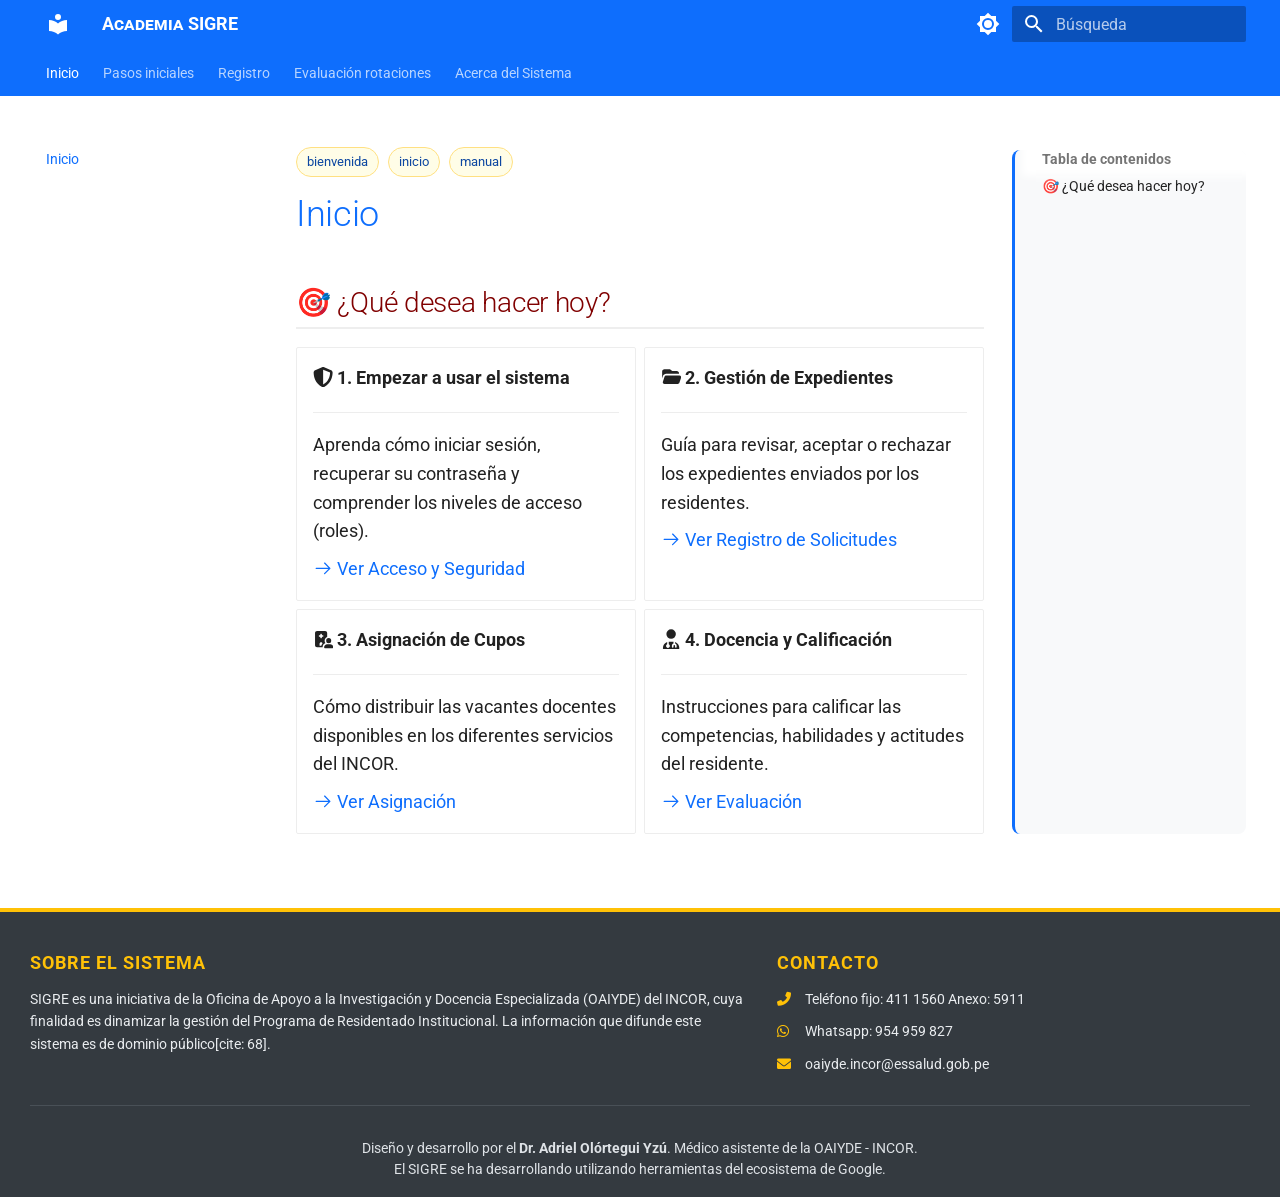
<file: index.html>
<!doctype html>
<html lang="es" class="no-js">
  <head>
    
      <meta charset="utf-8">
      <meta name="viewport" content="width=device-width,initial-scale=1">
      
        <meta name="description" content="Documentación oficial y manual operativo del Sistema de Gestión de Residentado (SIGRE) - INCOR.">
      
      
        <meta name="author" content="OAIYDE - INCOR">
      
      
      
      
        <link rel="next" href="acceso_sistema/">
      
      
        
      
      
      <link rel="icon" href="assets/images/favicon.png">
      <meta name="generator" content="mkdocs-1.6.1, mkdocs-material-9.7.6">
    
    
      
        <title>Academia SIGRE</title>
      
    
    
      <link rel="stylesheet" href="assets/stylesheets/main.484c7ddc.min.css">
      
        
        <link rel="stylesheet" href="assets/stylesheets/palette.ab4e12ef.min.css">
      
      


    
    
      
    
    
      
        
        
        <link rel="preconnect" href="https://fonts.gstatic.com" crossorigin>
        <link rel="stylesheet" href="https://fonts.googleapis.com/css?family=Roboto:300,300i,400,400i,700,700i%7CRoboto+Mono:400,400i,700,700i&display=fallback">
        <style>:root{--md-text-font:"Roboto";--md-code-font:"Roboto Mono"}</style>
      
    
    
      <link rel="stylesheet" href="stylesheets/extra.css">
    
    <script>__md_scope=new URL(".",location),__md_hash=e=>[...e].reduce(((e,_)=>(e<<5)-e+_.charCodeAt(0)),0),__md_get=(e,_=localStorage,t=__md_scope)=>JSON.parse(_.getItem(t.pathname+"."+e)),__md_set=(e,_,t=localStorage,a=__md_scope)=>{try{t.setItem(a.pathname+"."+e,JSON.stringify(_))}catch(e){}}</script>
    
      

    
    
  </head>
  
  
    
    
      
    
    
    
    
    <body dir="ltr" data-md-color-scheme="default" data-md-color-primary="custom" data-md-color-accent="red">
  
    
    <input class="md-toggle" data-md-toggle="drawer" type="checkbox" id="__drawer" autocomplete="off">
    <input class="md-toggle" data-md-toggle="search" type="checkbox" id="__search" autocomplete="off">
    <label class="md-overlay" for="__drawer"></label>
    <div data-md-component="skip">
      
        
        <a href="#que-desea-hacer-hoy" class="md-skip">
          Saltar a contenido
        </a>
      
    </div>
    <div data-md-component="announce">
      
    </div>
    
    
      

<header class="md-header" data-md-component="header">
  <nav class="md-header__inner md-grid" aria-label="Cabecera">
    <a href="." title="Academia SIGRE" class="md-header__button md-logo" aria-label="Academia SIGRE" data-md-component="logo">
      
  
  <svg xmlns="http://www.w3.org/2000/svg" viewBox="0 0 24 24"><path d="M12 8a3 3 0 0 0 3-3 3 3 0 0 0-3-3 3 3 0 0 0-3 3 3 3 0 0 0 3 3m0 3.54C9.64 9.35 6.5 8 3 8v11c3.5 0 6.64 1.35 9 3.54 2.36-2.19 5.5-3.54 9-3.54V8c-3.5 0-6.64 1.35-9 3.54"/></svg>

    </a>
    <label class="md-header__button md-icon" for="__drawer">
      
      <svg xmlns="http://www.w3.org/2000/svg" viewBox="0 0 24 24"><path d="M3 6h18v2H3zm0 5h18v2H3zm0 5h18v2H3z"/></svg>
    </label>
    <div class="md-header__title" data-md-component="header-title">
      <div class="md-header__ellipsis">
        <div class="md-header__topic">
          <span class="md-ellipsis">
            Academia SIGRE
          </span>
        </div>
        <div class="md-header__topic" data-md-component="header-topic">
          <span class="md-ellipsis">
            
              Inicio
            
          </span>
        </div>
      </div>
    </div>
    
      
        <form class="md-header__option" data-md-component="palette">
  
    
    
    
    <input class="md-option" data-md-color-media="(prefers-color-scheme: light)" data-md-color-scheme="default" data-md-color-primary="custom" data-md-color-accent="red"  aria-label="Cambiar a modo oscuro"  type="radio" name="__palette" id="__palette_0">
    
      <label class="md-header__button md-icon" title="Cambiar a modo oscuro" for="__palette_1" hidden>
        <svg xmlns="http://www.w3.org/2000/svg" viewBox="0 0 24 24"><path d="M12 8a4 4 0 0 0-4 4 4 4 0 0 0 4 4 4 4 0 0 0 4-4 4 4 0 0 0-4-4m0 10a6 6 0 0 1-6-6 6 6 0 0 1 6-6 6 6 0 0 1 6 6 6 6 0 0 1-6 6m8-9.31V4h-4.69L12 .69 8.69 4H4v4.69L.69 12 4 15.31V20h4.69L12 23.31 15.31 20H20v-4.69L23.31 12z"/></svg>
      </label>
    
  
    
    
    
    <input class="md-option" data-md-color-media="(prefers-color-scheme: dark)" data-md-color-scheme="slate" data-md-color-primary="custom" data-md-color-accent="red"  aria-label="Cambiar a modo claro"  type="radio" name="__palette" id="__palette_1">
    
      <label class="md-header__button md-icon" title="Cambiar a modo claro" for="__palette_0" hidden>
        <svg xmlns="http://www.w3.org/2000/svg" viewBox="0 0 24 24"><path d="M12 18c-.89 0-1.74-.2-2.5-.55C11.56 16.5 13 14.42 13 12s-1.44-4.5-3.5-5.45C10.26 6.2 11.11 6 12 6a6 6 0 0 1 6 6 6 6 0 0 1-6 6m8-9.31V4h-4.69L12 .69 8.69 4H4v4.69L.69 12 4 15.31V20h4.69L12 23.31 15.31 20H20v-4.69L23.31 12z"/></svg>
      </label>
    
  
</form>
      
    
    
      <script>var palette=__md_get("__palette");if(palette&&palette.color){if("(prefers-color-scheme)"===palette.color.media){var media=matchMedia("(prefers-color-scheme: light)"),input=document.querySelector(media.matches?"[data-md-color-media='(prefers-color-scheme: light)']":"[data-md-color-media='(prefers-color-scheme: dark)']");palette.color.media=input.getAttribute("data-md-color-media"),palette.color.scheme=input.getAttribute("data-md-color-scheme"),palette.color.primary=input.getAttribute("data-md-color-primary"),palette.color.accent=input.getAttribute("data-md-color-accent")}for(var[key,value]of Object.entries(palette.color))document.body.setAttribute("data-md-color-"+key,value)}</script>
    
    
    
      
      
        <label class="md-header__button md-icon" for="__search">
          
          <svg xmlns="http://www.w3.org/2000/svg" viewBox="0 0 24 24"><path d="M9.5 3A6.5 6.5 0 0 1 16 9.5c0 1.61-.59 3.09-1.56 4.23l.27.27h.79l5 5-1.5 1.5-5-5v-.79l-.27-.27A6.52 6.52 0 0 1 9.5 16 6.5 6.5 0 0 1 3 9.5 6.5 6.5 0 0 1 9.5 3m0 2C7 5 5 7 5 9.5S7 14 9.5 14 14 12 14 9.5 12 5 9.5 5"/></svg>
        </label>
        <div class="md-search" data-md-component="search" role="dialog">
  <label class="md-search__overlay" for="__search"></label>
  <div class="md-search__inner" role="search">
    <form class="md-search__form" name="search">
      <input type="text" class="md-search__input" name="query" aria-label="Búsqueda" placeholder="Búsqueda" autocapitalize="off" autocorrect="off" autocomplete="off" spellcheck="false" data-md-component="search-query" required>
      <label class="md-search__icon md-icon" for="__search">
        
        <svg xmlns="http://www.w3.org/2000/svg" viewBox="0 0 24 24"><path d="M9.5 3A6.5 6.5 0 0 1 16 9.5c0 1.61-.59 3.09-1.56 4.23l.27.27h.79l5 5-1.5 1.5-5-5v-.79l-.27-.27A6.52 6.52 0 0 1 9.5 16 6.5 6.5 0 0 1 3 9.5 6.5 6.5 0 0 1 9.5 3m0 2C7 5 5 7 5 9.5S7 14 9.5 14 14 12 14 9.5 12 5 9.5 5"/></svg>
        
        <svg xmlns="http://www.w3.org/2000/svg" viewBox="0 0 24 24"><path d="M20 11v2H8l5.5 5.5-1.42 1.42L4.16 12l7.92-7.92L13.5 5.5 8 11z"/></svg>
      </label>
      <nav class="md-search__options" aria-label="Buscar">
        
        <button type="reset" class="md-search__icon md-icon" title="Limpiar" aria-label="Limpiar" tabindex="-1">
          
          <svg xmlns="http://www.w3.org/2000/svg" viewBox="0 0 24 24"><path d="M19 6.41 17.59 5 12 10.59 6.41 5 5 6.41 10.59 12 5 17.59 6.41 19 12 13.41 17.59 19 19 17.59 13.41 12z"/></svg>
        </button>
      </nav>
      
        <div class="md-search__suggest" data-md-component="search-suggest"></div>
      
    </form>
    <div class="md-search__output">
      <div class="md-search__scrollwrap" tabindex="0" data-md-scrollfix>
        <div class="md-search-result" data-md-component="search-result">
          <div class="md-search-result__meta">
            Inicializando búsqueda
          </div>
          <ol class="md-search-result__list" role="presentation"></ol>
        </div>
      </div>
    </div>
  </div>
</div>
      
    
    
  </nav>
  
</header>
    
    <div class="md-container" data-md-component="container">
      
      
        
          
            
<nav class="md-tabs" aria-label="Pestañas" data-md-component="tabs">
  <div class="md-grid">
    <ul class="md-tabs__list">
      
        
  
  
  
    
  
  
    <li class="md-tabs__item md-tabs__item--active">
      <a href="." class="md-tabs__link">
        
  
  
    
  
  Inicio

      </a>
    </li>
  

      
        
  
  
  
  
    
    
      <li class="md-tabs__item">
        <a href="acceso_sistema/" class="md-tabs__link">
          
  
  
  Pasos iniciales

        </a>
      </li>
    
  

      
        
  
  
  
  
    <li class="md-tabs__item">
      <a href="registro/" class="md-tabs__link">
        
  
  
    
  
  Registro

      </a>
    </li>
  

      
        
  
  
  
  
    
    
      <li class="md-tabs__item">
        <a href="evaluacion_residentes/" class="md-tabs__link">
          
  
  
  Evaluación rotaciones

        </a>
      </li>
    
  

      
        
  
  
  
  
    
    
      <li class="md-tabs__item">
        <a href="creditos/" class="md-tabs__link">
          
  
  
  Acerca del Sistema

        </a>
      </li>
    
  

      
    </ul>
  </div>
</nav>
          
        
      
      <main class="md-main" data-md-component="main">
        <div class="md-main__inner md-grid">
          
            
              
              <div class="md-sidebar md-sidebar--primary" data-md-component="sidebar" data-md-type="navigation" >
                <div class="md-sidebar__scrollwrap">
                  <div class="md-sidebar__inner">
                    


  


<nav class="md-nav md-nav--primary md-nav--lifted" aria-label="Navegación" data-md-level="0">
  <label class="md-nav__title" for="__drawer">
    <a href="." title="Academia SIGRE" class="md-nav__button md-logo" aria-label="Academia SIGRE" data-md-component="logo">
      
  
  <svg xmlns="http://www.w3.org/2000/svg" viewBox="0 0 24 24"><path d="M12 8a3 3 0 0 0 3-3 3 3 0 0 0-3-3 3 3 0 0 0-3 3 3 3 0 0 0 3 3m0 3.54C9.64 9.35 6.5 8 3 8v11c3.5 0 6.64 1.35 9 3.54 2.36-2.19 5.5-3.54 9-3.54V8c-3.5 0-6.64 1.35-9 3.54"/></svg>

    </a>
    Academia SIGRE
  </label>
  
  <ul class="md-nav__list" data-md-scrollfix>
    
      
      
  
  
    
  
  
  
    <li class="md-nav__item md-nav__item--active">
      
      <input class="md-nav__toggle md-toggle" type="checkbox" id="__toc">
      
      
      
        <label class="md-nav__link md-nav__link--active" for="__toc">
          
  
  
  <span class="md-ellipsis">
    
  
    Inicio
  

    
  </span>
  
  

          <span class="md-nav__icon md-icon"></span>
        </label>
      
      <a href="." class="md-nav__link md-nav__link--active">
        
  
  
  <span class="md-ellipsis">
    
  
    Inicio
  

    
  </span>
  
  

      </a>
      
        

<nav class="md-nav md-nav--secondary" aria-label="Tabla de contenidos">
  
  
  
  
    <label class="md-nav__title" for="__toc">
      <span class="md-nav__icon md-icon"></span>
      Tabla de contenidos
    </label>
    <ul class="md-nav__list" data-md-component="toc" data-md-scrollfix>
      
        <li class="md-nav__item">
  <a href="#que-desea-hacer-hoy" class="md-nav__link">
    <span class="md-ellipsis">
      
        🎯 ¿Qué desea hacer hoy?
      
    </span>
  </a>
  
</li>
      
    </ul>
  
</nav>
      
    </li>
  

    
      
      
  
  
  
  
    
    
    
    
      
      
        
      
    
    
    <li class="md-nav__item md-nav__item--nested">
      
        
        
        <input class="md-nav__toggle md-toggle " type="checkbox" id="__nav_2" >
        
          
          <label class="md-nav__link" for="__nav_2" id="__nav_2_label" tabindex="0">
            
  
  
  <span class="md-ellipsis">
    
  
    Pasos iniciales
  

    
  </span>
  
  

            <span class="md-nav__icon md-icon"></span>
          </label>
        
        <nav class="md-nav" data-md-level="1" aria-labelledby="__nav_2_label" aria-expanded="false">
          <label class="md-nav__title" for="__nav_2">
            <span class="md-nav__icon md-icon"></span>
            
  
    Pasos iniciales
  

          </label>
          <ul class="md-nav__list" data-md-scrollfix>
            
              
                
  
  
  
  
    <li class="md-nav__item">
      <a href="acceso_sistema/" class="md-nav__link">
        
  
  
  <span class="md-ellipsis">
    
  
    Inicio sesión
  

    
  </span>
  
  

      </a>
    </li>
  

              
            
          </ul>
        </nav>
      
    </li>
  

    
      
      
  
  
  
  
    <li class="md-nav__item">
      <a href="registro/" class="md-nav__link">
        
  
  
  <span class="md-ellipsis">
    
  
    Registro
  

    
  </span>
  
  

      </a>
    </li>
  

    
      
      
  
  
  
  
    
    
    
    
      
      
        
      
    
    
    <li class="md-nav__item md-nav__item--nested">
      
        
        
        <input class="md-nav__toggle md-toggle " type="checkbox" id="__nav_4" >
        
          
          <label class="md-nav__link" for="__nav_4" id="__nav_4_label" tabindex="0">
            
  
  
  <span class="md-ellipsis">
    
  
    Evaluación rotaciones
  

    
  </span>
  
  

            <span class="md-nav__icon md-icon"></span>
          </label>
        
        <nav class="md-nav" data-md-level="1" aria-labelledby="__nav_4_label" aria-expanded="false">
          <label class="md-nav__title" for="__nav_4">
            <span class="md-nav__icon md-icon"></span>
            
  
    Evaluación rotaciones
  

          </label>
          <ul class="md-nav__list" data-md-scrollfix>
            
              
                
  
  
  
  
    <li class="md-nav__item">
      <a href="evaluacion_residentes/" class="md-nav__link">
        
  
  
  <span class="md-ellipsis">
    
  
    Evaluación de Residentes
  

    
  </span>
  
  

      </a>
    </li>
  

              
            
              
                
  
  
  
  
    <li class="md-nav__item">
      <a href="monitoreo_evaluaciones/" class="md-nav__link">
        
  
  
  <span class="md-ellipsis">
    
  
    Monitoreo de las Evaluaciones
  

    
  </span>
  
  

      </a>
    </li>
  

              
            
          </ul>
        </nav>
      
    </li>
  

    
      
      
  
  
  
  
    
    
    
    
      
      
        
      
    
    
    <li class="md-nav__item md-nav__item--nested">
      
        
        
        <input class="md-nav__toggle md-toggle " type="checkbox" id="__nav_5" >
        
          
          <label class="md-nav__link" for="__nav_5" id="__nav_5_label" tabindex="0">
            
  
  
  <span class="md-ellipsis">
    
  
    Acerca del Sistema
  

    
  </span>
  
  

            <span class="md-nav__icon md-icon"></span>
          </label>
        
        <nav class="md-nav" data-md-level="1" aria-labelledby="__nav_5_label" aria-expanded="false">
          <label class="md-nav__title" for="__nav_5">
            <span class="md-nav__icon md-icon"></span>
            
  
    Acerca del Sistema
  

          </label>
          <ul class="md-nav__list" data-md-scrollfix>
            
              
                
  
  
  
  
    <li class="md-nav__item">
      <a href="creditos/" class="md-nav__link">
        
  
  
  <span class="md-ellipsis">
    
  
    Créditos y Agradecimientos
  

    
  </span>
  
  

      </a>
    </li>
  

              
            
          </ul>
        </nav>
      
    </li>
  

    
  </ul>
</nav>
                  </div>
                </div>
              </div>
            
            
              
              <div class="md-sidebar md-sidebar--secondary" data-md-component="sidebar" data-md-type="toc" >
                <div class="md-sidebar__scrollwrap">
                  <div class="md-sidebar__inner">
                    

<nav class="md-nav md-nav--secondary" aria-label="Tabla de contenidos">
  
  
  
  
    <label class="md-nav__title" for="__toc">
      <span class="md-nav__icon md-icon"></span>
      Tabla de contenidos
    </label>
    <ul class="md-nav__list" data-md-component="toc" data-md-scrollfix>
      
        <li class="md-nav__item">
  <a href="#que-desea-hacer-hoy" class="md-nav__link">
    <span class="md-ellipsis">
      
        🎯 ¿Qué desea hacer hoy?
      
    </span>
  </a>
  
</li>
      
    </ul>
  
</nav>
                  </div>
                </div>
              </div>
            
          
          
            <div class="md-content" data-md-component="content">
              
              <article class="md-content__inner md-typeset">
                
                  

  <nav class="md-tags" >
    
      
      
      
      
        <span class="md-tag">bienvenida</span>
      
    
      
      
      
      
        <span class="md-tag">inicio</span>
      
    
      
      
      
      
        <span class="md-tag">manual</span>
      
    
  </nav>



  <h1>Inicio</h1>

<h2 id="que-desea-hacer-hoy">🎯 ¿Qué desea hacer hoy?</h2>
<div class="grid cards">
<ul>
<li>
<p><span class="twemoji"><svg xmlns="http://www.w3.org/2000/svg" viewBox="0 0 512 512"><!--! Font Awesome Free 7.1.0 by @fontawesome - https://fontawesome.com License - https://fontawesome.com/license/free (Icons: CC BY 4.0, Fonts: SIL OFL 1.1, Code: MIT License) Copyright 2025 Fonticons, Inc.--><path d="M256 0c4.6 0 9.2 1 13.4 2.9l188.4 79.9c22 9.3 38.4 31 38.3 57.2-.5 99.2-41.3 280.7-213.6 363.2-16.7 8-36.1 8-52.8 0C57.3 420.7 16.6 239.2 16.1 140c-.1-26.2 16.3-47.9 38.3-57.2L242.7 2.9C246.9 1 251.4 0 256 0m0 66.8v378.1c138-66.8 175.1-214.8 176-303.4L256 66.9z"/></svg></span> <strong>1. Empezar a usar el sistema</strong></p>
<hr />
<p>Aprenda cómo iniciar sesión, recuperar su contraseña y comprender los niveles de acceso (roles).</p>
<p><a href="acceso_sistema/"><span class="twemoji"><svg xmlns="http://www.w3.org/2000/svg" viewBox="0 0 24 24"><path d="M13.22 19.03a.75.75 0 0 1 0-1.06L18.19 13H3.75a.75.75 0 0 1 0-1.5h14.44l-4.97-4.97a.749.749 0 0 1 .326-1.275.75.75 0 0 1 .734.215l6.25 6.25a.75.75 0 0 1 0 1.06l-6.25 6.25a.75.75 0 0 1-1.06 0"/></svg></span> Ver Acceso y Seguridad</a></p>
</li>
<li>
<p><span class="twemoji"><svg xmlns="http://www.w3.org/2000/svg" viewBox="0 0 576 512"><!--! Font Awesome Free 7.1.0 by @fontawesome - https://fontawesome.com License - https://fontawesome.com/license/free (Icons: CC BY 4.0, Fonts: SIL OFL 1.1, Code: MIT License) Copyright 2025 Fonticons, Inc.--><path d="m56 225.6-23.6 70.6V96c0-35.3 28.7-64 64-64h138.7c13.8 0 27.3 4.5 38.4 12.8l38.4 28.8c5.5 4.2 12.3 6.4 19.2 6.4h117.3c35.3 0 64 28.7 64 64v16H147c-41.3 0-78 26.4-91.1 65.6zM477.8 448H99c-32.8 0-55.9-32.1-45.5-63.2l48-144C108 221.2 126.4 208 147 208h378.8c32.8 0 55.9 32.1 45.5 63.2l-48 144c-6.5 19.6-24.9 32.8-45.5 32.8"/></svg></span> <strong>2. Gestión de Expedientes</strong></p>
<hr />
<p>Guía para revisar, aceptar o rechazar los expedientes enviados por los residentes.</p>
<p><a href="registro/"><span class="twemoji"><svg xmlns="http://www.w3.org/2000/svg" viewBox="0 0 24 24"><path d="M13.22 19.03a.75.75 0 0 1 0-1.06L18.19 13H3.75a.75.75 0 0 1 0-1.5h14.44l-4.97-4.97a.749.749 0 0 1 .326-1.275.75.75 0 0 1 .734.215l6.25 6.25a.75.75 0 0 1 0 1.06l-6.25 6.25a.75.75 0 0 1-1.06 0"/></svg></span> Ver Registro de Solicitudes</a></p>
</li>
<li>
<p><span class="twemoji"><svg xmlns="http://www.w3.org/2000/svg" viewBox="0 0 640 512"><!--! Font Awesome Free 7.1.0 by @fontawesome - https://fontawesome.com License - https://fontawesome.com/license/free (Icons: CC BY 4.0, Fonts: SIL OFL 1.1, Code: MIT License) Copyright 2025 Fonticons, Inc.--><path d="M64 64c0-35.3 28.7-64 64-64h256c35.3 0 64 28.7 64 64v121.3c-46.9 19-80 65-80 118.7 0 27.7 8.8 53.4 23.8 74.4-51.5 21-87.8 71.6-87.8 130.7v2.9H128c-35.3 0-64-28.7-64-64zm144 336v64h53.4c7.2-29.4 21.3-56.1 40.4-78.3-6.1-19.5-24.3-33.7-45.8-33.7-26.5 0-48 21.5-48 48m40-312c-8.8 0-16 7.2-16 16v32h-32c-8.8 0-16 7.2-16 16v16c0 8.8 7.2 16 16 16h32v32c0 8.8 7.2 16 16 16h16c8.8 0 16-7.2 16-16v-32h32c8.8 0 16-7.2 16-16v-16c0-8.8-7.2-16-16-16h-32v-32c0-8.8-7.2-16-16-16zm168 216a80 80 0 1 1 160 0 80 80 0 1 1-160 0m-64 208c0-53 43-96 96-96h96c53 0 96 43 96 96 0 17.7-14.3 32-32 32H384c-17.7 0-32-14.3-32-32"/></svg></span> <strong>3. Asignación de Cupos</strong></p>
<hr />
<p>Cómo distribuir las vacantes docentes disponibles en los diferentes servicios del INCOR.</p>
<p><a href="asignacion/"><span class="twemoji"><svg xmlns="http://www.w3.org/2000/svg" viewBox="0 0 24 24"><path d="M13.22 19.03a.75.75 0 0 1 0-1.06L18.19 13H3.75a.75.75 0 0 1 0-1.5h14.44l-4.97-4.97a.749.749 0 0 1 .326-1.275.75.75 0 0 1 .734.215l6.25 6.25a.75.75 0 0 1 0 1.06l-6.25 6.25a.75.75 0 0 1-1.06 0"/></svg></span> Ver Asignación</a></p>
</li>
<li>
<p><span class="twemoji"><svg xmlns="http://www.w3.org/2000/svg" viewBox="0 0 448 512"><!--! Font Awesome Free 7.1.0 by @fontawesome - https://fontawesome.com License - https://fontawesome.com/license/free (Icons: CC BY 4.0, Fonts: SIL OFL 1.1, Code: MIT License) Copyright 2025 Fonticons, Inc.--><path d="M224 8a120 120 0 1 0 0 240 120 120 0 1 0 0-240m60 312.8c-5.4-.5-11-.8-16.6-.8h-86.9c-5.6 0-11.1.3-16.6.8v67.5c16.5 7.6 28 24.3 28 43.6 0 26.5-21.5 48-48 48s-48-21.5-48-48c0-19.4 11.5-36.1 28-43.6v-58.4C61 353 16 413.6 16 484.6c0 15.1 12.3 27.4 27.4 27.4h361.1c15.1 0 27.4-12.3 27.4-27.4 0-71-45-131.5-108-154.6v37.4c23.3 8.2 40 30.5 40 56.6v32c0 11-9 20-20 20s-20-9-20-20v-32c0-11-9-20-20-20s-20 9-20 20v32c0 11-9 20-20 20s-20-9-20-20v-32c0-26.1 16.7-48.3 40-56.6v-46.6z"/></svg></span> <strong>4. Docencia y Calificación</strong></p>
<hr />
<p>Instrucciones para calificar las competencias, habilidades y actitudes del residente.</p>
<p><a href="evaluacion_residentes/"><span class="twemoji"><svg xmlns="http://www.w3.org/2000/svg" viewBox="0 0 24 24"><path d="M13.22 19.03a.75.75 0 0 1 0-1.06L18.19 13H3.75a.75.75 0 0 1 0-1.5h14.44l-4.97-4.97a.749.749 0 0 1 .326-1.275.75.75 0 0 1 .734.215l6.25 6.25a.75.75 0 0 1 0 1.06l-6.25 6.25a.75.75 0 0 1-1.06 0"/></svg></span> Ver Evaluación</a></p>
</li>
</ul>
</div>







  
  






                
              </article>
            </div>
          
          
<script>var target=document.getElementById(location.hash.slice(1));target&&target.name&&(target.checked=target.name.startsWith("__tabbed_"))</script>
        </div>
        
          <button type="button" class="md-top md-icon" data-md-component="top" hidden>
  
  <svg xmlns="http://www.w3.org/2000/svg" viewBox="0 0 24 24"><path d="M13 20h-2V8l-5.5 5.5-1.42-1.42L12 4.16l7.92 7.92-1.42 1.42L13 8z"/></svg>
  Volver al principio
</button>
        
      </main>
      
<link rel="stylesheet" href="https://cdnjs.cloudflare.com/ajax/libs/font-awesome/6.0.0/css/all.min.css">
<style>
  .site-footer { 
    background-color: #343a40; /* Fondo oscuro SIGRE */
    color: #f8f9fa; 
    padding: 40px 20px 20px 20px; 
    font-size: 0.7rem; 
    margin-top: 50px;
    border-top: 4px solid #ffc107; /* Un toque de diseño superior amarillo */
  }
  .footer-container {
    max-width: 1220px; /* Alineado con el ancho de MkDocs */
    margin: 0 auto;
  }
  .footer-row {
    display: flex;
    flex-wrap: wrap;
    justify-content: space-between;
    gap: 30px;
  }
  .col-about { flex: 1 1 55%; }
  .col-contact { flex: 1 1 35%; }
  
  .footer-col-title { 
    font-weight: bold; 
    color: #ffc107; /* Títulos amarillos */
    margin-bottom: 15px; 
    text-transform: uppercase; 
    font-size: 0.9rem; 
    letter-spacing: 1px; 
  }
  .footer-text { 
    line-height: 1.6; 
    color: #e9ecef; 
  }
  .footer-contact i { 
    width: 25px; 
    color: #ffc107; 
  }
  .footer-credits { 
    border-top: 1px solid #495057;
    margin-top: 30px; 
    padding-top: 20px; 
    font-size: 0.7rem; 
    color: #dee2e6; 
    text-align: center;
    width: 100%;
  }

  /* Diseño adaptativo (Responsive) para celulares */
  @media (max-width: 768px) {
    .footer-row { flex-direction: column; }
    .col-about, .col-contact { flex: 1 1 100%; }
  }
</style>

<footer class="site-footer">
  <div class="footer-container">
    <div class="footer-row">
      <div class="col-about">
        <div class="footer-col-title">Sobre el Sistema</div>
        <div class="footer-text">
          SIGRE es una iniciativa de la Oficina de Apoyo a la Investigación y Docencia Especializada (OAIYDE) del INCOR, 
          cuya finalidad es dinamizar la gestión del Programa de Residentado Institucional. 
          La información que difunde este sistema es de dominio público[cite: 68].
        </div>
      </div>
      <div class="col-contact">
        <div class="footer-col-title">Contacto</div>
        <div class="footer-text footer-contact">
          <div><i class="fas fa-phone-alt"></i> Teléfono fijo: 411 1560 Anexo: 5911</div>
          <div style="margin: 10px 0;"><i class="fab fa-whatsapp"></i> Whatsapp: 954 959 827</div>
          <div><i class="fas fa-envelope"></i> oaiyde.incor@essalud.gob.pe</div>
        </div>
      </div>
    </div>
  
    <div class="footer-row">
      <div class="footer-credits">
        <p style="margin-bottom: 5px;">Diseño y desarrollo por el <strong>Dr. Adriel Olórtegui Yzú</strong>. Médico asistente de la OAIYDE - INCOR.</p>
        <p style="margin: 0;">El SIGRE se ha desarrollando utilizando herramientas del ecosistema de Google.</p>
      </div>
    </div>
  </div>
</footer>

    </div>
    <div class="md-dialog" data-md-component="dialog">
      <div class="md-dialog__inner md-typeset"></div>
    </div>
    
    
    
      
      
      <script id="__config" type="application/json">{"annotate": null, "base": ".", "features": ["navigation.tabs", "navigation.sections", "navigation.top", "search.suggest", "search.highlight", "content.code.copy"], "search": "assets/javascripts/workers/search.2c215733.min.js", "tags": null, "translations": {"clipboard.copied": "Copiado al portapapeles", "clipboard.copy": "Copiar al portapapeles", "search.result.more.one": "1 m\u00e1s en esta p\u00e1gina", "search.result.more.other": "# m\u00e1s en esta p\u00e1gina", "search.result.none": "No se encontraron documentos", "search.result.one": "1 documento encontrado", "search.result.other": "# documentos encontrados", "search.result.placeholder": "Teclee para comenzar b\u00fasqueda", "search.result.term.missing": "Falta", "select.version": "Seleccionar versi\u00f3n"}, "version": null}</script>
    
    
      <script src="assets/javascripts/bundle.79ae519e.min.js"></script>
      
    
  </body>
</html>
</file>
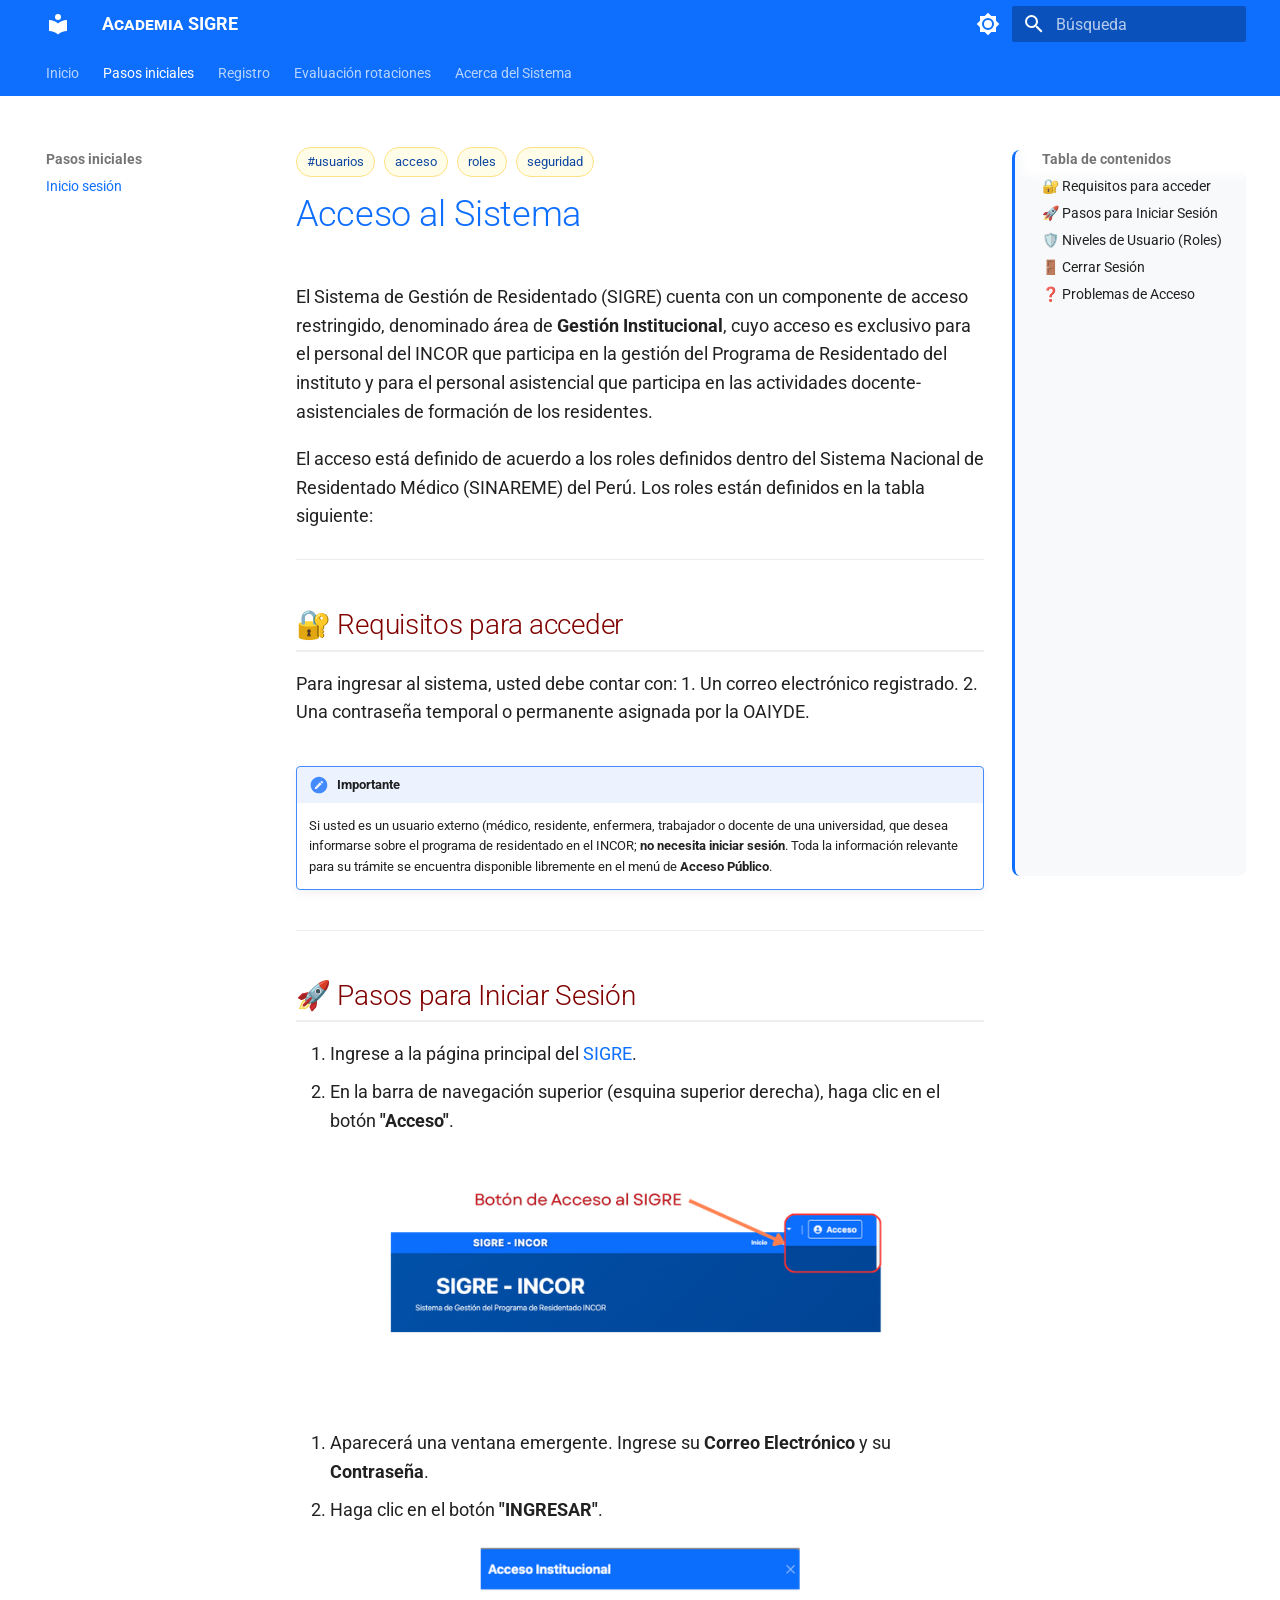
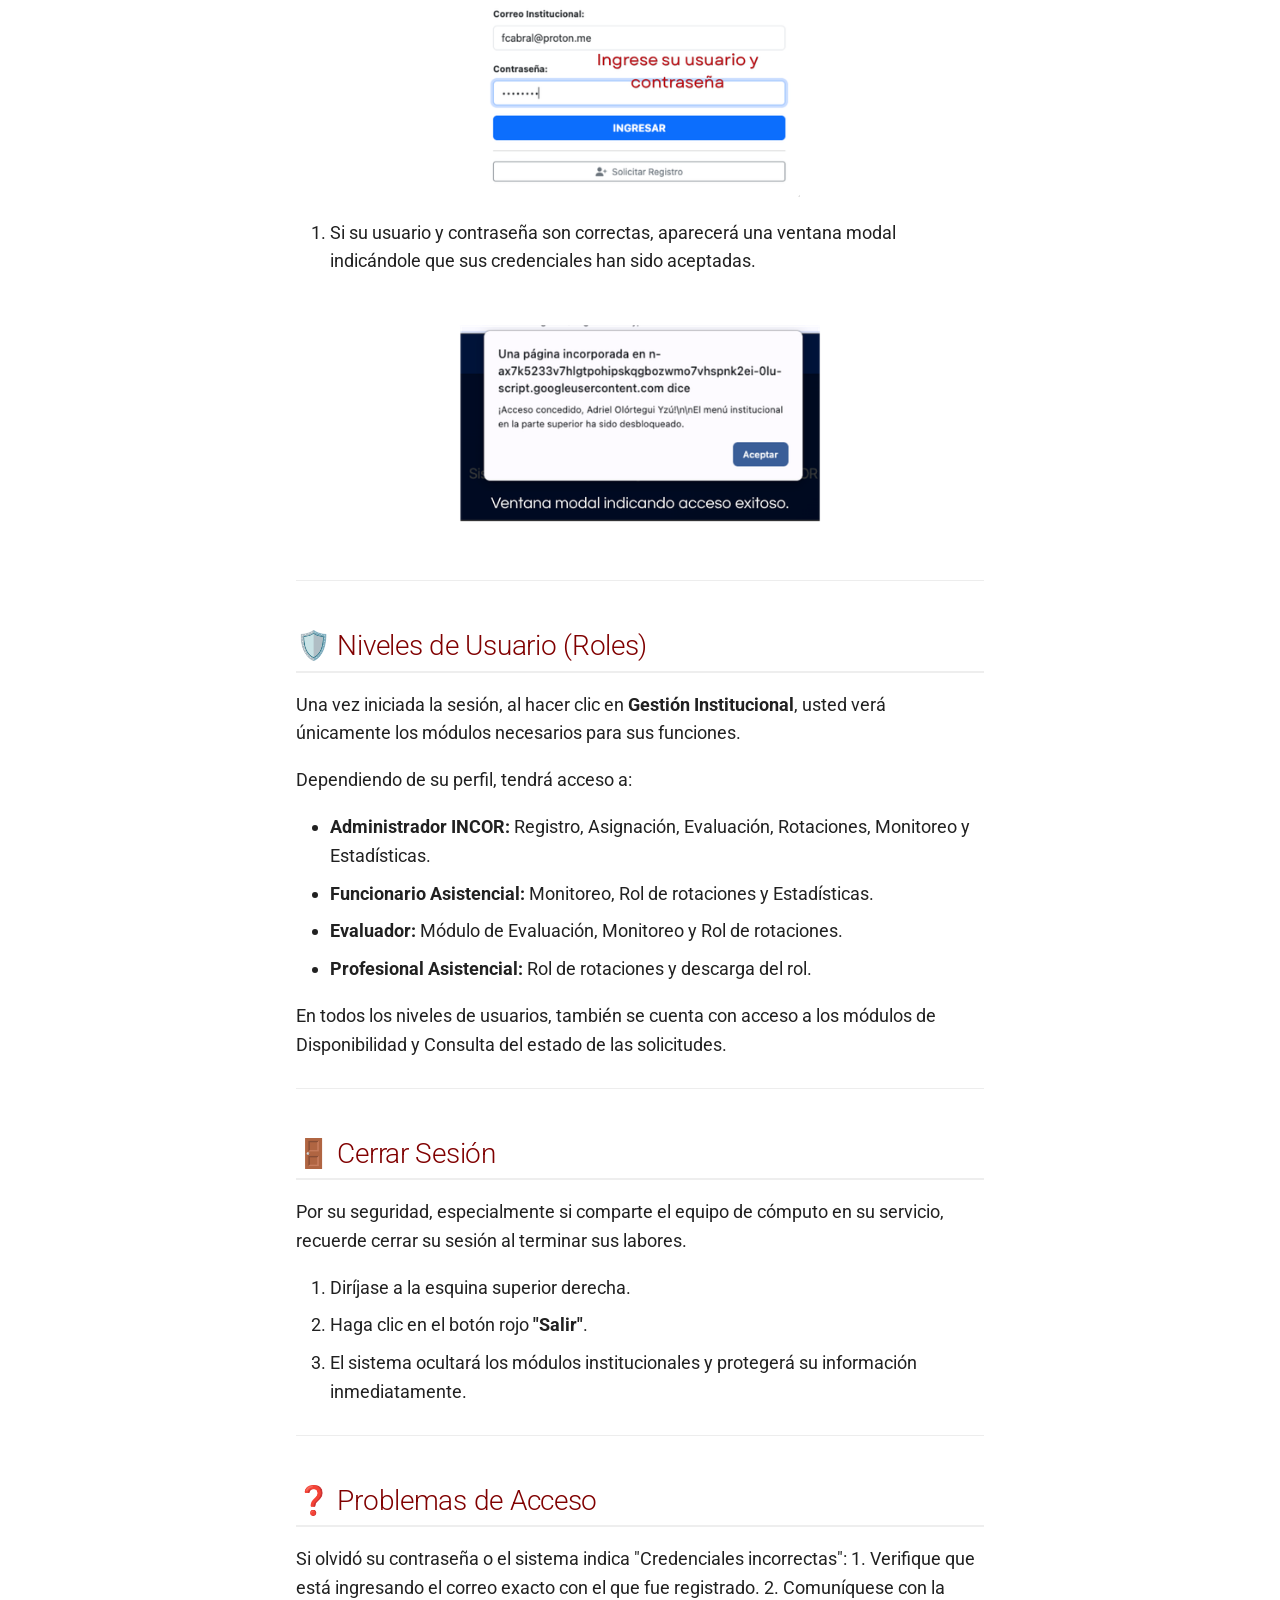
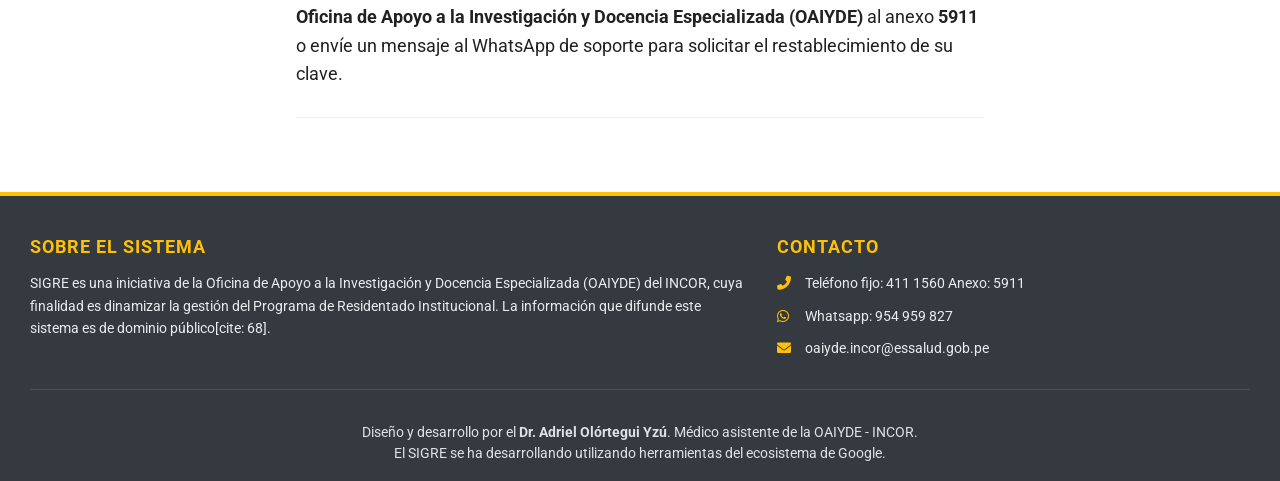
<file: acceso_sistema/index.html>
<!doctype html>
<html lang="es" class="no-js">
  <head>
    
      <meta charset="utf-8">
      <meta name="viewport" content="width=device-width,initial-scale=1">
      
        <meta name="description" content="Documentación oficial y manual operativo del Sistema de Gestión de Residentado (SIGRE) - INCOR.">
      
      
        <meta name="author" content="OAIYDE - INCOR">
      
      
      
        <link rel="prev" href="..">
      
      
        <link rel="next" href="../registro/">
      
      
        
      
      
      <link rel="icon" href="../assets/images/favicon.png">
      <meta name="generator" content="mkdocs-1.6.1, mkdocs-material-9.7.6">
    
    
      
        <title>Inicio sesión - Academia SIGRE</title>
      
    
    
      <link rel="stylesheet" href="../assets/stylesheets/main.484c7ddc.min.css">
      
        
        <link rel="stylesheet" href="../assets/stylesheets/palette.ab4e12ef.min.css">
      
      


    
    
      
    
    
      
        
        
        <link rel="preconnect" href="https://fonts.gstatic.com" crossorigin>
        <link rel="stylesheet" href="https://fonts.googleapis.com/css?family=Roboto:300,300i,400,400i,700,700i%7CRoboto+Mono:400,400i,700,700i&display=fallback">
        <style>:root{--md-text-font:"Roboto";--md-code-font:"Roboto Mono"}</style>
      
    
    
      <link rel="stylesheet" href="../stylesheets/extra.css">
    
    <script>__md_scope=new URL("..",location),__md_hash=e=>[...e].reduce(((e,_)=>(e<<5)-e+_.charCodeAt(0)),0),__md_get=(e,_=localStorage,t=__md_scope)=>JSON.parse(_.getItem(t.pathname+"."+e)),__md_set=(e,_,t=localStorage,a=__md_scope)=>{try{t.setItem(a.pathname+"."+e,JSON.stringify(_))}catch(e){}}</script>
    
      

    
    
  </head>
  
  
    
    
      
    
    
    
    
    <body dir="ltr" data-md-color-scheme="default" data-md-color-primary="custom" data-md-color-accent="red">
  
    
    <input class="md-toggle" data-md-toggle="drawer" type="checkbox" id="__drawer" autocomplete="off">
    <input class="md-toggle" data-md-toggle="search" type="checkbox" id="__search" autocomplete="off">
    <label class="md-overlay" for="__drawer"></label>
    <div data-md-component="skip">
      
        
        <a href="#acceso-al-sistema" class="md-skip">
          Saltar a contenido
        </a>
      
    </div>
    <div data-md-component="announce">
      
    </div>
    
    
      

<header class="md-header" data-md-component="header">
  <nav class="md-header__inner md-grid" aria-label="Cabecera">
    <a href=".." title="Academia SIGRE" class="md-header__button md-logo" aria-label="Academia SIGRE" data-md-component="logo">
      
  
  <svg xmlns="http://www.w3.org/2000/svg" viewBox="0 0 24 24"><path d="M12 8a3 3 0 0 0 3-3 3 3 0 0 0-3-3 3 3 0 0 0-3 3 3 3 0 0 0 3 3m0 3.54C9.64 9.35 6.5 8 3 8v11c3.5 0 6.64 1.35 9 3.54 2.36-2.19 5.5-3.54 9-3.54V8c-3.5 0-6.64 1.35-9 3.54"/></svg>

    </a>
    <label class="md-header__button md-icon" for="__drawer">
      
      <svg xmlns="http://www.w3.org/2000/svg" viewBox="0 0 24 24"><path d="M3 6h18v2H3zm0 5h18v2H3zm0 5h18v2H3z"/></svg>
    </label>
    <div class="md-header__title" data-md-component="header-title">
      <div class="md-header__ellipsis">
        <div class="md-header__topic">
          <span class="md-ellipsis">
            Academia SIGRE
          </span>
        </div>
        <div class="md-header__topic" data-md-component="header-topic">
          <span class="md-ellipsis">
            
              Inicio sesión
            
          </span>
        </div>
      </div>
    </div>
    
      
        <form class="md-header__option" data-md-component="palette">
  
    
    
    
    <input class="md-option" data-md-color-media="(prefers-color-scheme: light)" data-md-color-scheme="default" data-md-color-primary="custom" data-md-color-accent="red"  aria-label="Cambiar a modo oscuro"  type="radio" name="__palette" id="__palette_0">
    
      <label class="md-header__button md-icon" title="Cambiar a modo oscuro" for="__palette_1" hidden>
        <svg xmlns="http://www.w3.org/2000/svg" viewBox="0 0 24 24"><path d="M12 8a4 4 0 0 0-4 4 4 4 0 0 0 4 4 4 4 0 0 0 4-4 4 4 0 0 0-4-4m0 10a6 6 0 0 1-6-6 6 6 0 0 1 6-6 6 6 0 0 1 6 6 6 6 0 0 1-6 6m8-9.31V4h-4.69L12 .69 8.69 4H4v4.69L.69 12 4 15.31V20h4.69L12 23.31 15.31 20H20v-4.69L23.31 12z"/></svg>
      </label>
    
  
    
    
    
    <input class="md-option" data-md-color-media="(prefers-color-scheme: dark)" data-md-color-scheme="slate" data-md-color-primary="custom" data-md-color-accent="red"  aria-label="Cambiar a modo claro"  type="radio" name="__palette" id="__palette_1">
    
      <label class="md-header__button md-icon" title="Cambiar a modo claro" for="__palette_0" hidden>
        <svg xmlns="http://www.w3.org/2000/svg" viewBox="0 0 24 24"><path d="M12 18c-.89 0-1.74-.2-2.5-.55C11.56 16.5 13 14.42 13 12s-1.44-4.5-3.5-5.45C10.26 6.2 11.11 6 12 6a6 6 0 0 1 6 6 6 6 0 0 1-6 6m8-9.31V4h-4.69L12 .69 8.69 4H4v4.69L.69 12 4 15.31V20h4.69L12 23.31 15.31 20H20v-4.69L23.31 12z"/></svg>
      </label>
    
  
</form>
      
    
    
      <script>var palette=__md_get("__palette");if(palette&&palette.color){if("(prefers-color-scheme)"===palette.color.media){var media=matchMedia("(prefers-color-scheme: light)"),input=document.querySelector(media.matches?"[data-md-color-media='(prefers-color-scheme: light)']":"[data-md-color-media='(prefers-color-scheme: dark)']");palette.color.media=input.getAttribute("data-md-color-media"),palette.color.scheme=input.getAttribute("data-md-color-scheme"),palette.color.primary=input.getAttribute("data-md-color-primary"),palette.color.accent=input.getAttribute("data-md-color-accent")}for(var[key,value]of Object.entries(palette.color))document.body.setAttribute("data-md-color-"+key,value)}</script>
    
    
    
      
      
        <label class="md-header__button md-icon" for="__search">
          
          <svg xmlns="http://www.w3.org/2000/svg" viewBox="0 0 24 24"><path d="M9.5 3A6.5 6.5 0 0 1 16 9.5c0 1.61-.59 3.09-1.56 4.23l.27.27h.79l5 5-1.5 1.5-5-5v-.79l-.27-.27A6.52 6.52 0 0 1 9.5 16 6.5 6.5 0 0 1 3 9.5 6.5 6.5 0 0 1 9.5 3m0 2C7 5 5 7 5 9.5S7 14 9.5 14 14 12 14 9.5 12 5 9.5 5"/></svg>
        </label>
        <div class="md-search" data-md-component="search" role="dialog">
  <label class="md-search__overlay" for="__search"></label>
  <div class="md-search__inner" role="search">
    <form class="md-search__form" name="search">
      <input type="text" class="md-search__input" name="query" aria-label="Búsqueda" placeholder="Búsqueda" autocapitalize="off" autocorrect="off" autocomplete="off" spellcheck="false" data-md-component="search-query" required>
      <label class="md-search__icon md-icon" for="__search">
        
        <svg xmlns="http://www.w3.org/2000/svg" viewBox="0 0 24 24"><path d="M9.5 3A6.5 6.5 0 0 1 16 9.5c0 1.61-.59 3.09-1.56 4.23l.27.27h.79l5 5-1.5 1.5-5-5v-.79l-.27-.27A6.52 6.52 0 0 1 9.5 16 6.5 6.5 0 0 1 3 9.5 6.5 6.5 0 0 1 9.5 3m0 2C7 5 5 7 5 9.5S7 14 9.5 14 14 12 14 9.5 12 5 9.5 5"/></svg>
        
        <svg xmlns="http://www.w3.org/2000/svg" viewBox="0 0 24 24"><path d="M20 11v2H8l5.5 5.5-1.42 1.42L4.16 12l7.92-7.92L13.5 5.5 8 11z"/></svg>
      </label>
      <nav class="md-search__options" aria-label="Buscar">
        
        <button type="reset" class="md-search__icon md-icon" title="Limpiar" aria-label="Limpiar" tabindex="-1">
          
          <svg xmlns="http://www.w3.org/2000/svg" viewBox="0 0 24 24"><path d="M19 6.41 17.59 5 12 10.59 6.41 5 5 6.41 10.59 12 5 17.59 6.41 19 12 13.41 17.59 19 19 17.59 13.41 12z"/></svg>
        </button>
      </nav>
      
        <div class="md-search__suggest" data-md-component="search-suggest"></div>
      
    </form>
    <div class="md-search__output">
      <div class="md-search__scrollwrap" tabindex="0" data-md-scrollfix>
        <div class="md-search-result" data-md-component="search-result">
          <div class="md-search-result__meta">
            Inicializando búsqueda
          </div>
          <ol class="md-search-result__list" role="presentation"></ol>
        </div>
      </div>
    </div>
  </div>
</div>
      
    
    
  </nav>
  
</header>
    
    <div class="md-container" data-md-component="container">
      
      
        
          
            
<nav class="md-tabs" aria-label="Pestañas" data-md-component="tabs">
  <div class="md-grid">
    <ul class="md-tabs__list">
      
        
  
  
  
  
    <li class="md-tabs__item">
      <a href=".." class="md-tabs__link">
        
  
  
    
  
  Inicio

      </a>
    </li>
  

      
        
  
  
  
    
  
  
    
    
      <li class="md-tabs__item md-tabs__item--active">
        <a href="./" class="md-tabs__link">
          
  
  
  Pasos iniciales

        </a>
      </li>
    
  

      
        
  
  
  
  
    <li class="md-tabs__item">
      <a href="../registro/" class="md-tabs__link">
        
  
  
    
  
  Registro

      </a>
    </li>
  

      
        
  
  
  
  
    
    
      <li class="md-tabs__item">
        <a href="../evaluacion_residentes/" class="md-tabs__link">
          
  
  
  Evaluación rotaciones

        </a>
      </li>
    
  

      
        
  
  
  
  
    
    
      <li class="md-tabs__item">
        <a href="../creditos/" class="md-tabs__link">
          
  
  
  Acerca del Sistema

        </a>
      </li>
    
  

      
    </ul>
  </div>
</nav>
          
        
      
      <main class="md-main" data-md-component="main">
        <div class="md-main__inner md-grid">
          
            
              
              <div class="md-sidebar md-sidebar--primary" data-md-component="sidebar" data-md-type="navigation" >
                <div class="md-sidebar__scrollwrap">
                  <div class="md-sidebar__inner">
                    


  


<nav class="md-nav md-nav--primary md-nav--lifted" aria-label="Navegación" data-md-level="0">
  <label class="md-nav__title" for="__drawer">
    <a href=".." title="Academia SIGRE" class="md-nav__button md-logo" aria-label="Academia SIGRE" data-md-component="logo">
      
  
  <svg xmlns="http://www.w3.org/2000/svg" viewBox="0 0 24 24"><path d="M12 8a3 3 0 0 0 3-3 3 3 0 0 0-3-3 3 3 0 0 0-3 3 3 3 0 0 0 3 3m0 3.54C9.64 9.35 6.5 8 3 8v11c3.5 0 6.64 1.35 9 3.54 2.36-2.19 5.5-3.54 9-3.54V8c-3.5 0-6.64 1.35-9 3.54"/></svg>

    </a>
    Academia SIGRE
  </label>
  
  <ul class="md-nav__list" data-md-scrollfix>
    
      
      
  
  
  
  
    <li class="md-nav__item">
      <a href=".." class="md-nav__link">
        
  
  
  <span class="md-ellipsis">
    
  
    Inicio
  

    
  </span>
  
  

      </a>
    </li>
  

    
      
      
  
  
    
  
  
  
    
    
    
    
      
        
        
      
      
        
      
    
    
    <li class="md-nav__item md-nav__item--active md-nav__item--section md-nav__item--nested">
      
        
        
        <input class="md-nav__toggle md-toggle " type="checkbox" id="__nav_2" checked>
        
          
          <label class="md-nav__link" for="__nav_2" id="__nav_2_label" tabindex="">
            
  
  
  <span class="md-ellipsis">
    
  
    Pasos iniciales
  

    
  </span>
  
  

            <span class="md-nav__icon md-icon"></span>
          </label>
        
        <nav class="md-nav" data-md-level="1" aria-labelledby="__nav_2_label" aria-expanded="true">
          <label class="md-nav__title" for="__nav_2">
            <span class="md-nav__icon md-icon"></span>
            
  
    Pasos iniciales
  

          </label>
          <ul class="md-nav__list" data-md-scrollfix>
            
              
                
  
  
    
  
  
  
    <li class="md-nav__item md-nav__item--active">
      
      <input class="md-nav__toggle md-toggle" type="checkbox" id="__toc">
      
      
        
      
      
        <label class="md-nav__link md-nav__link--active" for="__toc">
          
  
  
  <span class="md-ellipsis">
    
  
    Inicio sesión
  

    
  </span>
  
  

          <span class="md-nav__icon md-icon"></span>
        </label>
      
      <a href="./" class="md-nav__link md-nav__link--active">
        
  
  
  <span class="md-ellipsis">
    
  
    Inicio sesión
  

    
  </span>
  
  

      </a>
      
        

<nav class="md-nav md-nav--secondary" aria-label="Tabla de contenidos">
  
  
  
    
  
  
    <label class="md-nav__title" for="__toc">
      <span class="md-nav__icon md-icon"></span>
      Tabla de contenidos
    </label>
    <ul class="md-nav__list" data-md-component="toc" data-md-scrollfix>
      
        <li class="md-nav__item">
  <a href="#requisitos-para-acceder" class="md-nav__link">
    <span class="md-ellipsis">
      
        🔐 Requisitos para acceder
      
    </span>
  </a>
  
</li>
      
        <li class="md-nav__item">
  <a href="#pasos-para-iniciar-sesion" class="md-nav__link">
    <span class="md-ellipsis">
      
        🚀 Pasos para Iniciar Sesión
      
    </span>
  </a>
  
</li>
      
        <li class="md-nav__item">
  <a href="#niveles-de-usuario-roles" class="md-nav__link">
    <span class="md-ellipsis">
      
        🛡️ Niveles de Usuario (Roles)
      
    </span>
  </a>
  
</li>
      
        <li class="md-nav__item">
  <a href="#cerrar-sesion" class="md-nav__link">
    <span class="md-ellipsis">
      
        🚪 Cerrar Sesión
      
    </span>
  </a>
  
</li>
      
        <li class="md-nav__item">
  <a href="#problemas-de-acceso" class="md-nav__link">
    <span class="md-ellipsis">
      
        ❓ Problemas de Acceso
      
    </span>
  </a>
  
</li>
      
    </ul>
  
</nav>
      
    </li>
  

              
            
          </ul>
        </nav>
      
    </li>
  

    
      
      
  
  
  
  
    <li class="md-nav__item">
      <a href="../registro/" class="md-nav__link">
        
  
  
  <span class="md-ellipsis">
    
  
    Registro
  

    
  </span>
  
  

      </a>
    </li>
  

    
      
      
  
  
  
  
    
    
    
    
      
      
        
      
    
    
    <li class="md-nav__item md-nav__item--nested">
      
        
        
        <input class="md-nav__toggle md-toggle " type="checkbox" id="__nav_4" >
        
          
          <label class="md-nav__link" for="__nav_4" id="__nav_4_label" tabindex="0">
            
  
  
  <span class="md-ellipsis">
    
  
    Evaluación rotaciones
  

    
  </span>
  
  

            <span class="md-nav__icon md-icon"></span>
          </label>
        
        <nav class="md-nav" data-md-level="1" aria-labelledby="__nav_4_label" aria-expanded="false">
          <label class="md-nav__title" for="__nav_4">
            <span class="md-nav__icon md-icon"></span>
            
  
    Evaluación rotaciones
  

          </label>
          <ul class="md-nav__list" data-md-scrollfix>
            
              
                
  
  
  
  
    <li class="md-nav__item">
      <a href="../evaluacion_residentes/" class="md-nav__link">
        
  
  
  <span class="md-ellipsis">
    
  
    Evaluación de Residentes
  

    
  </span>
  
  

      </a>
    </li>
  

              
            
              
                
  
  
  
  
    <li class="md-nav__item">
      <a href="../monitoreo_evaluaciones/" class="md-nav__link">
        
  
  
  <span class="md-ellipsis">
    
  
    Monitoreo de las Evaluaciones
  

    
  </span>
  
  

      </a>
    </li>
  

              
            
          </ul>
        </nav>
      
    </li>
  

    
      
      
  
  
  
  
    
    
    
    
      
      
        
      
    
    
    <li class="md-nav__item md-nav__item--nested">
      
        
        
        <input class="md-nav__toggle md-toggle " type="checkbox" id="__nav_5" >
        
          
          <label class="md-nav__link" for="__nav_5" id="__nav_5_label" tabindex="0">
            
  
  
  <span class="md-ellipsis">
    
  
    Acerca del Sistema
  

    
  </span>
  
  

            <span class="md-nav__icon md-icon"></span>
          </label>
        
        <nav class="md-nav" data-md-level="1" aria-labelledby="__nav_5_label" aria-expanded="false">
          <label class="md-nav__title" for="__nav_5">
            <span class="md-nav__icon md-icon"></span>
            
  
    Acerca del Sistema
  

          </label>
          <ul class="md-nav__list" data-md-scrollfix>
            
              
                
  
  
  
  
    <li class="md-nav__item">
      <a href="../creditos/" class="md-nav__link">
        
  
  
  <span class="md-ellipsis">
    
  
    Créditos y Agradecimientos
  

    
  </span>
  
  

      </a>
    </li>
  

              
            
          </ul>
        </nav>
      
    </li>
  

    
  </ul>
</nav>
                  </div>
                </div>
              </div>
            
            
              
              <div class="md-sidebar md-sidebar--secondary" data-md-component="sidebar" data-md-type="toc" >
                <div class="md-sidebar__scrollwrap">
                  <div class="md-sidebar__inner">
                    

<nav class="md-nav md-nav--secondary" aria-label="Tabla de contenidos">
  
  
  
    
  
  
    <label class="md-nav__title" for="__toc">
      <span class="md-nav__icon md-icon"></span>
      Tabla de contenidos
    </label>
    <ul class="md-nav__list" data-md-component="toc" data-md-scrollfix>
      
        <li class="md-nav__item">
  <a href="#requisitos-para-acceder" class="md-nav__link">
    <span class="md-ellipsis">
      
        🔐 Requisitos para acceder
      
    </span>
  </a>
  
</li>
      
        <li class="md-nav__item">
  <a href="#pasos-para-iniciar-sesion" class="md-nav__link">
    <span class="md-ellipsis">
      
        🚀 Pasos para Iniciar Sesión
      
    </span>
  </a>
  
</li>
      
        <li class="md-nav__item">
  <a href="#niveles-de-usuario-roles" class="md-nav__link">
    <span class="md-ellipsis">
      
        🛡️ Niveles de Usuario (Roles)
      
    </span>
  </a>
  
</li>
      
        <li class="md-nav__item">
  <a href="#cerrar-sesion" class="md-nav__link">
    <span class="md-ellipsis">
      
        🚪 Cerrar Sesión
      
    </span>
  </a>
  
</li>
      
        <li class="md-nav__item">
  <a href="#problemas-de-acceso" class="md-nav__link">
    <span class="md-ellipsis">
      
        ❓ Problemas de Acceso
      
    </span>
  </a>
  
</li>
      
    </ul>
  
</nav>
                  </div>
                </div>
              </div>
            
          
          
            <div class="md-content" data-md-component="content">
              
              <article class="md-content__inner md-typeset">
                
                  

  <nav class="md-tags" >
    
      
      
      
      
        <span class="md-tag">#usuarios</span>
      
    
      
      
      
      
        <span class="md-tag">acceso</span>
      
    
      
      
      
      
        <span class="md-tag">roles</span>
      
    
      
      
      
      
        <span class="md-tag">seguridad</span>
      
    
  </nav>



<h1 id="acceso-al-sistema">Acceso al Sistema</h1>
<p>El Sistema de Gestión de Residentado (SIGRE) cuenta con un componente de acceso restringido, denominado área de <strong>Gestión Institucional</strong>, cuyo acceso es exclusivo para el personal del INCOR que participa en la gestión del Programa de Residentado del instituto y para el personal asistencial que participa en las actividades docente-asistenciales de formación de los residentes.</p>
<p>El acceso está definido de acuerdo a los roles definidos dentro del Sistema Nacional de Residentado Médico (SINAREME) del Perú. Los roles están definidos en la tabla siguiente:</p>
<hr />
<h2 id="requisitos-para-acceder">🔐 Requisitos para acceder</h2>
<p>Para ingresar al sistema, usted debe contar con:
1. Un correo electrónico registrado.
2. Una contraseña temporal o permanente asignada por la OAIYDE.</p>
<div class="admonition advertencia">
<p class="admonition-title">Importante</p>
<p>Si usted es un usuario externo (médico, residente, enfermera, trabajador o docente de una universidad, que desea informarse sobre el programa de residentado en el INCOR; <strong>no necesita iniciar sesión</strong>. Toda la información relevante para su trámite se encuentra disponible libremente en el menú de <strong>Acceso Público</strong>.</p>
</div>
<hr />
<h2 id="pasos-para-iniciar-sesion">🚀 Pasos para Iniciar Sesión</h2>
<ol>
<li>Ingrese a la página principal del <a href="https://script.google.com/macros/s/AKfycby3p6gTdLzHaeG0qV5uwrlIF7ZM8YkZ_TcAuBm7hC1JdP9clUHcg0wlQ93gP5toNdNy/exec">SIGRE</a>.</li>
<li>En la barra de navegación superior (esquina superior derecha), haga clic en el botón <strong>"Acceso"</strong>.</li>
</ol>
<p><img alt="Acceso al SIGRE" src="../images/boton_acceso.png" style="width: 80%; display: block; margin: 0 auto;" /></p>
<ol>
<li>Aparecerá una ventana emergente. Ingrese su <strong>Correo Electrónico</strong> y su <strong>Contraseña</strong>.</li>
<li>Haga clic en el botón <strong>"INGRESAR"</strong>.</li>
</ol>
<p><img alt="Ventana para credenciales" src="../images/ventana_credenciales.png" style="width: 80%; display: block; margin: 0 auto;" /></p>
<ol>
<li>Si su usuario y contraseña son correctas, aparecerá una ventana modal indicándole que sus credenciales han sido aceptadas.</li>
</ol>
<p><img alt="Acceso exitoso (ventana modal)" src="../images/ventana_modal.png" style="width: 80%; display: block; margin: 0 auto;" /></p>
<hr />
<h2 id="niveles-de-usuario-roles">🛡️ Niveles de Usuario (Roles)</h2>
<p>Una vez iniciada la sesión, al hacer clic en <strong>Gestión Institucional</strong>, usted verá únicamente los módulos necesarios para sus funciones. </p>
<p>Dependiendo de su perfil, tendrá acceso a:</p>
<ul>
<li><strong>Administrador INCOR:</strong> Registro, Asignación, Evaluación, Rotaciones, Monitoreo y Estadísticas.</li>
<li><strong>Funcionario Asistencial:</strong> Monitoreo, Rol de rotaciones y Estadísticas.</li>
<li><strong>Evaluador:</strong> Módulo de Evaluación, Monitoreo y Rol de rotaciones.</li>
<li><strong>Profesional Asistencial:</strong> Rol de rotaciones y descarga del rol.</li>
</ul>
<p>En todos los niveles de usuarios, también se cuenta con acceso a los módulos de Disponibilidad y Consulta del estado de las solicitudes.</p>
<hr />
<h2 id="cerrar-sesion">🚪 Cerrar Sesión</h2>
<p>Por su seguridad, especialmente si comparte el equipo de cómputo en su servicio, recuerde cerrar su sesión al terminar sus labores.</p>
<ol>
<li>Diríjase a la esquina superior derecha.</li>
<li>Haga clic en el botón rojo <strong>"Salir"</strong>.</li>
<li>El sistema ocultará los módulos institucionales y protegerá su información inmediatamente.</li>
</ol>
<hr />
<h2 id="problemas-de-acceso">❓ Problemas de Acceso</h2>
<p>Si olvidó su contraseña o el sistema indica "Credenciales incorrectas":
1. Verifique que está ingresando el correo exacto con el que fue registrado.
2. Comuníquese con la <strong>Oficina de Apoyo a la Investigación y Docencia Especializada (OAIYDE)</strong> al anexo <strong>5911</strong> o envíe un mensaje al WhatsApp de soporte para solicitar el restablecimiento de su clave.</p>
<hr />







  
  






                
              </article>
            </div>
          
          
<script>var target=document.getElementById(location.hash.slice(1));target&&target.name&&(target.checked=target.name.startsWith("__tabbed_"))</script>
        </div>
        
          <button type="button" class="md-top md-icon" data-md-component="top" hidden>
  
  <svg xmlns="http://www.w3.org/2000/svg" viewBox="0 0 24 24"><path d="M13 20h-2V8l-5.5 5.5-1.42-1.42L12 4.16l7.92 7.92-1.42 1.42L13 8z"/></svg>
  Volver al principio
</button>
        
      </main>
      
<link rel="stylesheet" href="https://cdnjs.cloudflare.com/ajax/libs/font-awesome/6.0.0/css/all.min.css">
<style>
  .site-footer { 
    background-color: #343a40; /* Fondo oscuro SIGRE */
    color: #f8f9fa; 
    padding: 40px 20px 20px 20px; 
    font-size: 0.7rem; 
    margin-top: 50px;
    border-top: 4px solid #ffc107; /* Un toque de diseño superior amarillo */
  }
  .footer-container {
    max-width: 1220px; /* Alineado con el ancho de MkDocs */
    margin: 0 auto;
  }
  .footer-row {
    display: flex;
    flex-wrap: wrap;
    justify-content: space-between;
    gap: 30px;
  }
  .col-about { flex: 1 1 55%; }
  .col-contact { flex: 1 1 35%; }
  
  .footer-col-title { 
    font-weight: bold; 
    color: #ffc107; /* Títulos amarillos */
    margin-bottom: 15px; 
    text-transform: uppercase; 
    font-size: 0.9rem; 
    letter-spacing: 1px; 
  }
  .footer-text { 
    line-height: 1.6; 
    color: #e9ecef; 
  }
  .footer-contact i { 
    width: 25px; 
    color: #ffc107; 
  }
  .footer-credits { 
    border-top: 1px solid #495057;
    margin-top: 30px; 
    padding-top: 20px; 
    font-size: 0.7rem; 
    color: #dee2e6; 
    text-align: center;
    width: 100%;
  }

  /* Diseño adaptativo (Responsive) para celulares */
  @media (max-width: 768px) {
    .footer-row { flex-direction: column; }
    .col-about, .col-contact { flex: 1 1 100%; }
  }
</style>

<footer class="site-footer">
  <div class="footer-container">
    <div class="footer-row">
      <div class="col-about">
        <div class="footer-col-title">Sobre el Sistema</div>
        <div class="footer-text">
          SIGRE es una iniciativa de la Oficina de Apoyo a la Investigación y Docencia Especializada (OAIYDE) del INCOR, 
          cuya finalidad es dinamizar la gestión del Programa de Residentado Institucional. 
          La información que difunde este sistema es de dominio público[cite: 68].
        </div>
      </div>
      <div class="col-contact">
        <div class="footer-col-title">Contacto</div>
        <div class="footer-text footer-contact">
          <div><i class="fas fa-phone-alt"></i> Teléfono fijo: 411 1560 Anexo: 5911</div>
          <div style="margin: 10px 0;"><i class="fab fa-whatsapp"></i> Whatsapp: 954 959 827</div>
          <div><i class="fas fa-envelope"></i> oaiyde.incor@essalud.gob.pe</div>
        </div>
      </div>
    </div>
  
    <div class="footer-row">
      <div class="footer-credits">
        <p style="margin-bottom: 5px;">Diseño y desarrollo por el <strong>Dr. Adriel Olórtegui Yzú</strong>. Médico asistente de la OAIYDE - INCOR.</p>
        <p style="margin: 0;">El SIGRE se ha desarrollando utilizando herramientas del ecosistema de Google.</p>
      </div>
    </div>
  </div>
</footer>

    </div>
    <div class="md-dialog" data-md-component="dialog">
      <div class="md-dialog__inner md-typeset"></div>
    </div>
    
    
    
      
      
      <script id="__config" type="application/json">{"annotate": null, "base": "..", "features": ["navigation.tabs", "navigation.sections", "navigation.top", "search.suggest", "search.highlight", "content.code.copy"], "search": "../assets/javascripts/workers/search.2c215733.min.js", "tags": null, "translations": {"clipboard.copied": "Copiado al portapapeles", "clipboard.copy": "Copiar al portapapeles", "search.result.more.one": "1 m\u00e1s en esta p\u00e1gina", "search.result.more.other": "# m\u00e1s en esta p\u00e1gina", "search.result.none": "No se encontraron documentos", "search.result.one": "1 documento encontrado", "search.result.other": "# documentos encontrados", "search.result.placeholder": "Teclee para comenzar b\u00fasqueda", "search.result.term.missing": "Falta", "select.version": "Seleccionar versi\u00f3n"}, "version": null}</script>
    
    
      <script src="../assets/javascripts/bundle.79ae519e.min.js"></script>
      
    
  </body>
</html>
</file>
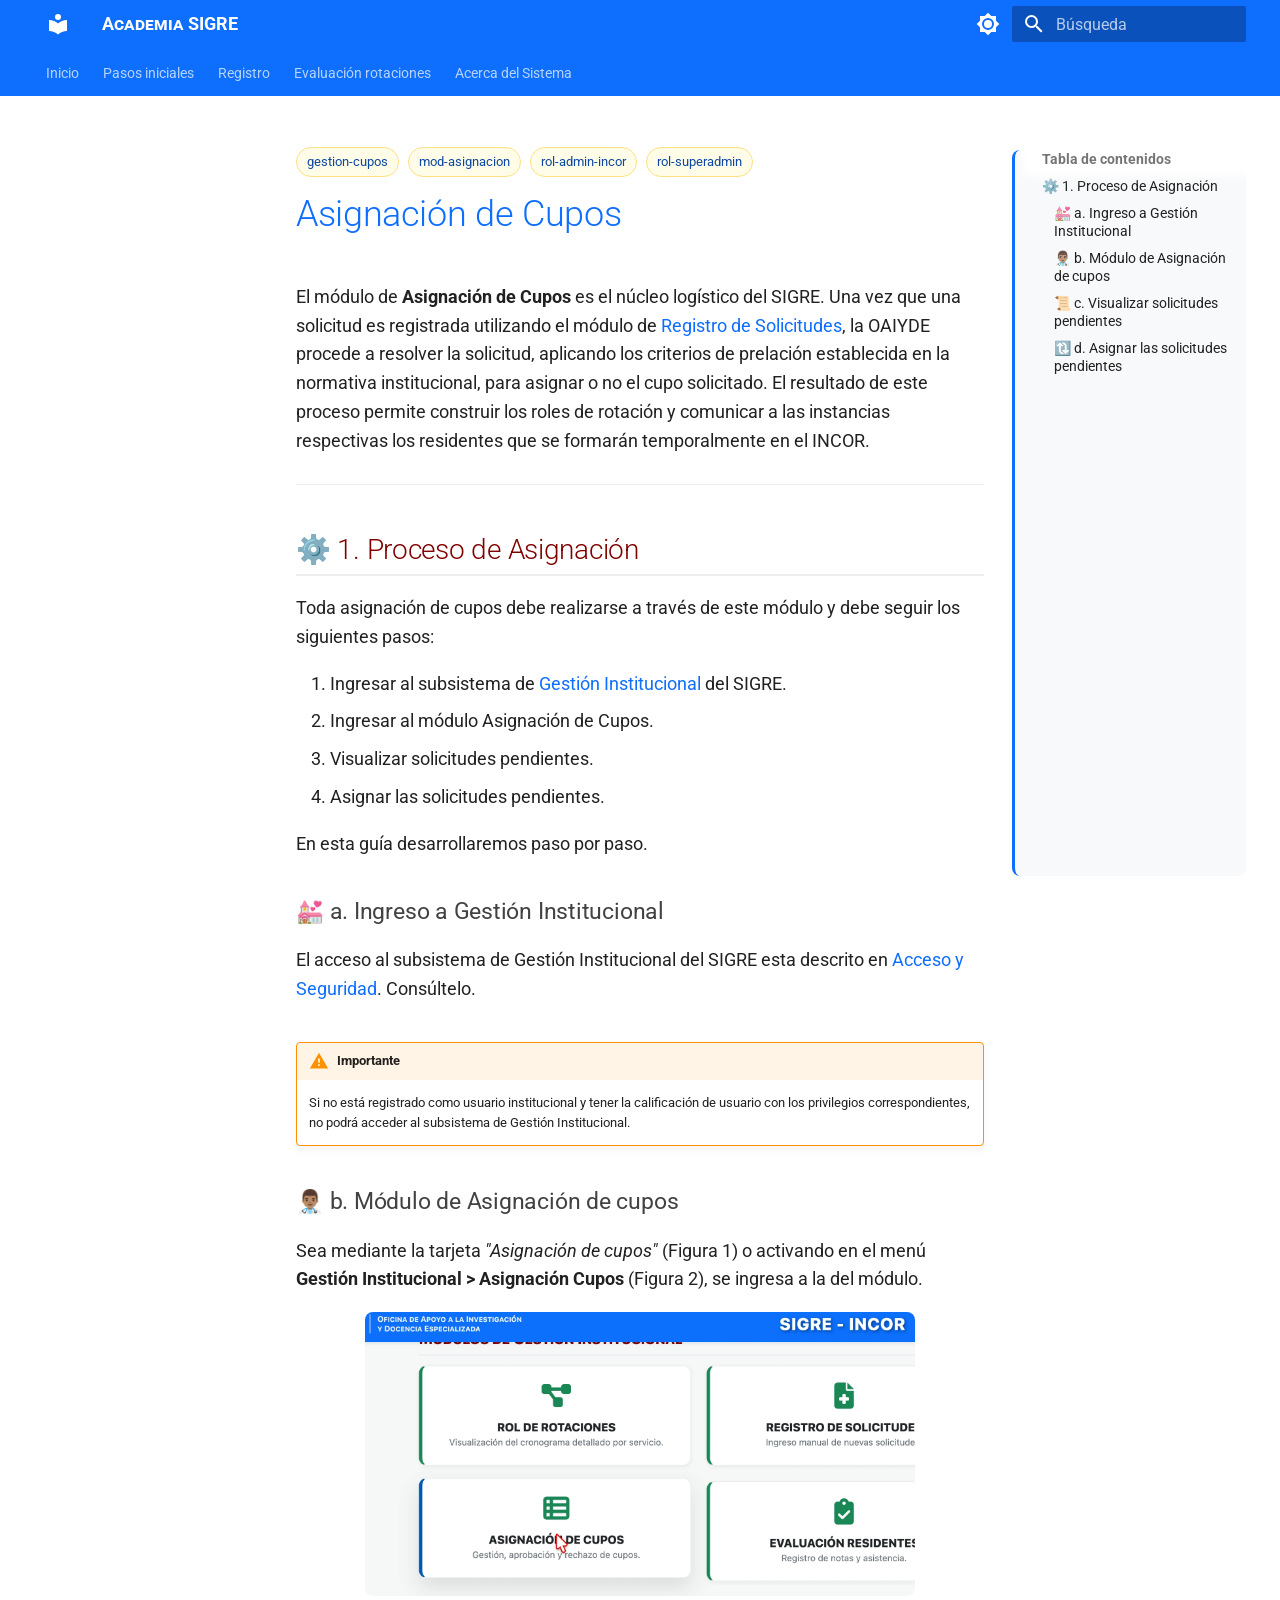
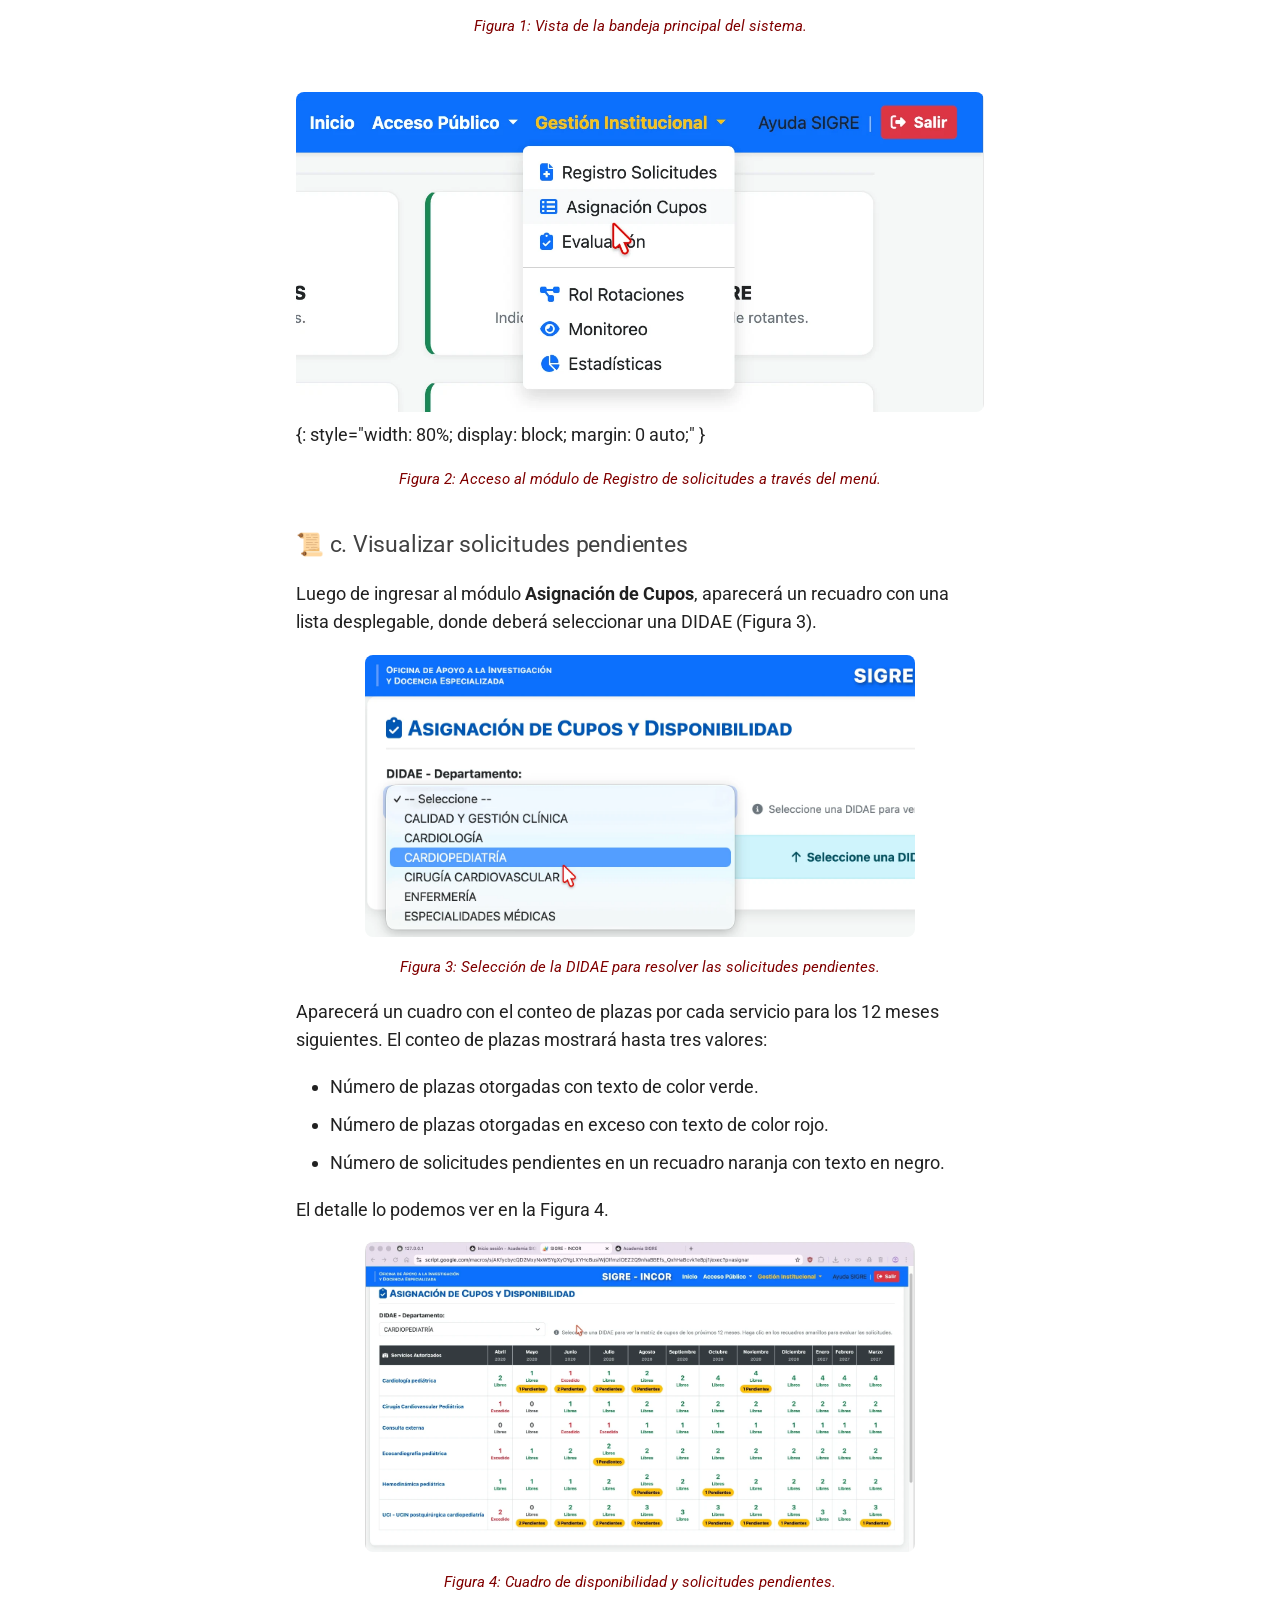
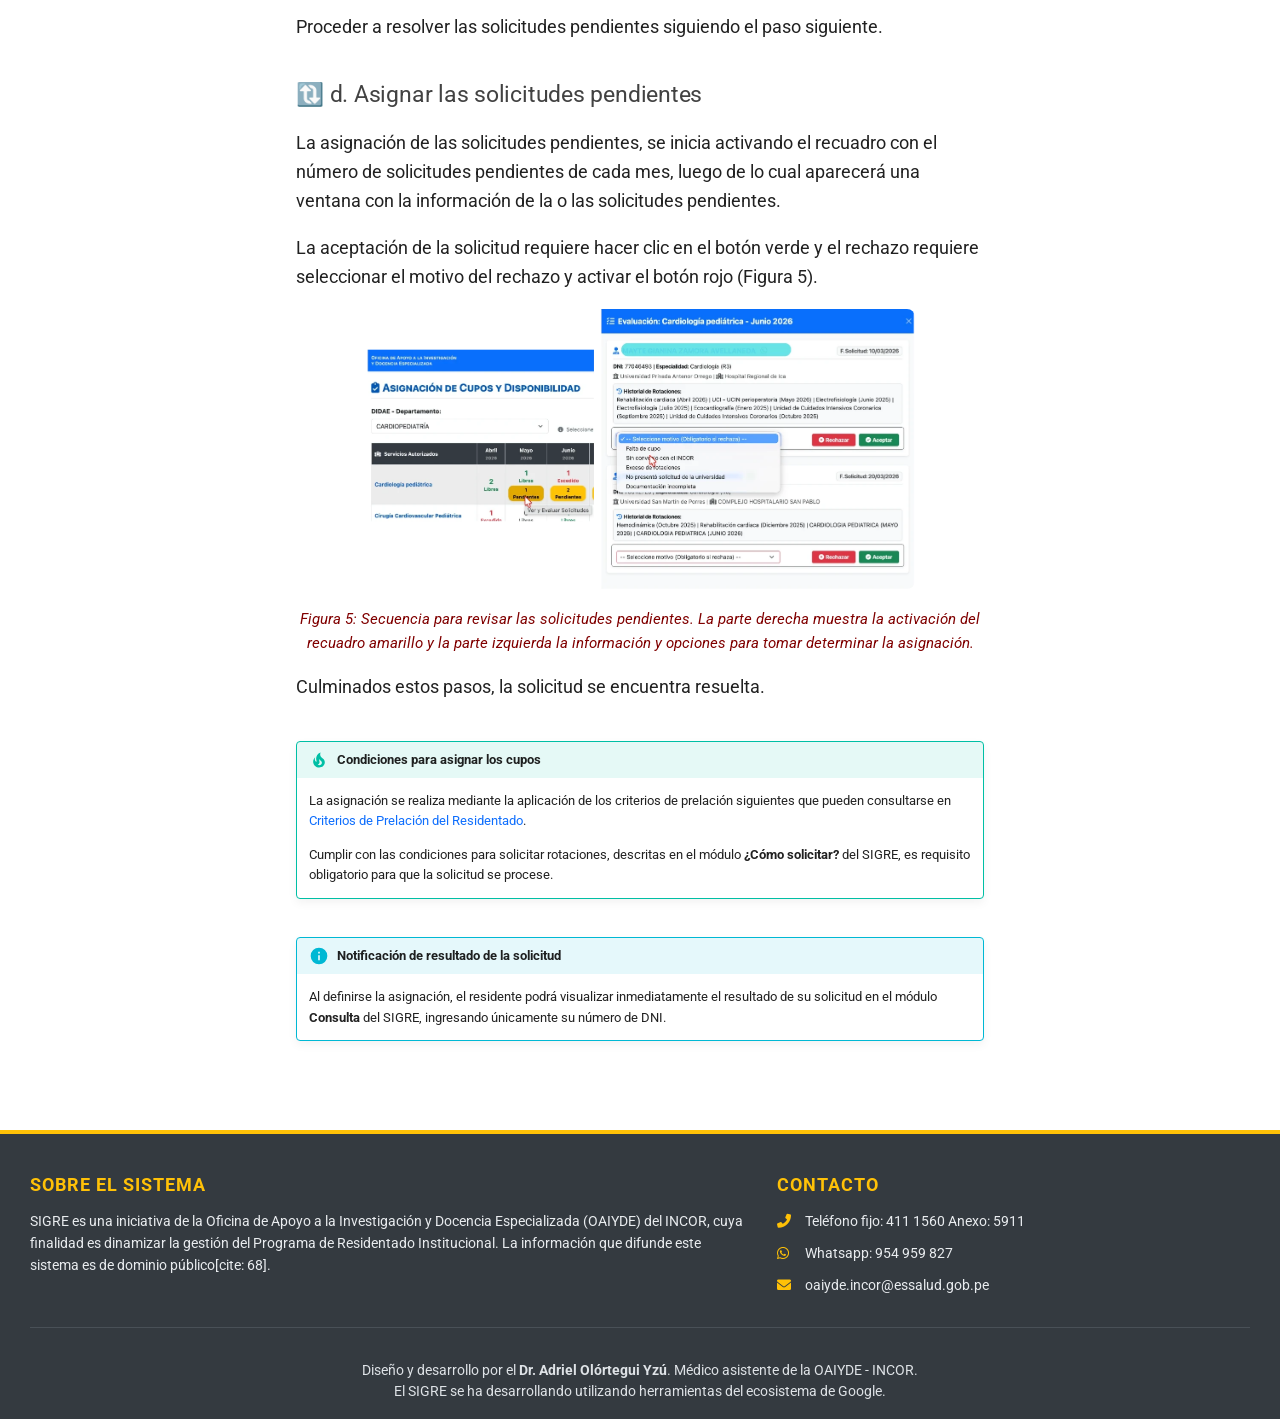
<file: asignacion/index.html>
<!doctype html>
<html lang="es" class="no-js">
  <head>
    
      <meta charset="utf-8">
      <meta name="viewport" content="width=device-width,initial-scale=1">
      
        <meta name="description" content="Documentación oficial y manual operativo del Sistema de Gestión de Residentado (SIGRE) - INCOR.">
      
      
        <meta name="author" content="OAIYDE - INCOR">
      
      
      
      
      
        
      
      
      <link rel="icon" href="../assets/images/favicon.png">
      <meta name="generator" content="mkdocs-1.6.1, mkdocs-material-9.7.6">
    
    
      
        <title>Asignación de Cupos - Academia SIGRE</title>
      
    
    
      <link rel="stylesheet" href="../assets/stylesheets/main.484c7ddc.min.css">
      
        
        <link rel="stylesheet" href="../assets/stylesheets/palette.ab4e12ef.min.css">
      
      


    
    
      
    
    
      
        
        
        <link rel="preconnect" href="https://fonts.gstatic.com" crossorigin>
        <link rel="stylesheet" href="https://fonts.googleapis.com/css?family=Roboto:300,300i,400,400i,700,700i%7CRoboto+Mono:400,400i,700,700i&display=fallback">
        <style>:root{--md-text-font:"Roboto";--md-code-font:"Roboto Mono"}</style>
      
    
    
      <link rel="stylesheet" href="../stylesheets/extra.css">
    
    <script>__md_scope=new URL("..",location),__md_hash=e=>[...e].reduce(((e,_)=>(e<<5)-e+_.charCodeAt(0)),0),__md_get=(e,_=localStorage,t=__md_scope)=>JSON.parse(_.getItem(t.pathname+"."+e)),__md_set=(e,_,t=localStorage,a=__md_scope)=>{try{t.setItem(a.pathname+"."+e,JSON.stringify(_))}catch(e){}}</script>
    
      

    
    
  </head>
  
  
    
    
      
    
    
    
    
    <body dir="ltr" data-md-color-scheme="default" data-md-color-primary="custom" data-md-color-accent="red">
  
    
    <input class="md-toggle" data-md-toggle="drawer" type="checkbox" id="__drawer" autocomplete="off">
    <input class="md-toggle" data-md-toggle="search" type="checkbox" id="__search" autocomplete="off">
    <label class="md-overlay" for="__drawer"></label>
    <div data-md-component="skip">
      
        
        <a href="#asignacion-de-cupos" class="md-skip">
          Saltar a contenido
        </a>
      
    </div>
    <div data-md-component="announce">
      
    </div>
    
    
      

<header class="md-header" data-md-component="header">
  <nav class="md-header__inner md-grid" aria-label="Cabecera">
    <a href=".." title="Academia SIGRE" class="md-header__button md-logo" aria-label="Academia SIGRE" data-md-component="logo">
      
  
  <svg xmlns="http://www.w3.org/2000/svg" viewBox="0 0 24 24"><path d="M12 8a3 3 0 0 0 3-3 3 3 0 0 0-3-3 3 3 0 0 0-3 3 3 3 0 0 0 3 3m0 3.54C9.64 9.35 6.5 8 3 8v11c3.5 0 6.64 1.35 9 3.54 2.36-2.19 5.5-3.54 9-3.54V8c-3.5 0-6.64 1.35-9 3.54"/></svg>

    </a>
    <label class="md-header__button md-icon" for="__drawer">
      
      <svg xmlns="http://www.w3.org/2000/svg" viewBox="0 0 24 24"><path d="M3 6h18v2H3zm0 5h18v2H3zm0 5h18v2H3z"/></svg>
    </label>
    <div class="md-header__title" data-md-component="header-title">
      <div class="md-header__ellipsis">
        <div class="md-header__topic">
          <span class="md-ellipsis">
            Academia SIGRE
          </span>
        </div>
        <div class="md-header__topic" data-md-component="header-topic">
          <span class="md-ellipsis">
            
              Asignación de Cupos
            
          </span>
        </div>
      </div>
    </div>
    
      
        <form class="md-header__option" data-md-component="palette">
  
    
    
    
    <input class="md-option" data-md-color-media="(prefers-color-scheme: light)" data-md-color-scheme="default" data-md-color-primary="custom" data-md-color-accent="red"  aria-label="Cambiar a modo oscuro"  type="radio" name="__palette" id="__palette_0">
    
      <label class="md-header__button md-icon" title="Cambiar a modo oscuro" for="__palette_1" hidden>
        <svg xmlns="http://www.w3.org/2000/svg" viewBox="0 0 24 24"><path d="M12 8a4 4 0 0 0-4 4 4 4 0 0 0 4 4 4 4 0 0 0 4-4 4 4 0 0 0-4-4m0 10a6 6 0 0 1-6-6 6 6 0 0 1 6-6 6 6 0 0 1 6 6 6 6 0 0 1-6 6m8-9.31V4h-4.69L12 .69 8.69 4H4v4.69L.69 12 4 15.31V20h4.69L12 23.31 15.31 20H20v-4.69L23.31 12z"/></svg>
      </label>
    
  
    
    
    
    <input class="md-option" data-md-color-media="(prefers-color-scheme: dark)" data-md-color-scheme="slate" data-md-color-primary="custom" data-md-color-accent="red"  aria-label="Cambiar a modo claro"  type="radio" name="__palette" id="__palette_1">
    
      <label class="md-header__button md-icon" title="Cambiar a modo claro" for="__palette_0" hidden>
        <svg xmlns="http://www.w3.org/2000/svg" viewBox="0 0 24 24"><path d="M12 18c-.89 0-1.74-.2-2.5-.55C11.56 16.5 13 14.42 13 12s-1.44-4.5-3.5-5.45C10.26 6.2 11.11 6 12 6a6 6 0 0 1 6 6 6 6 0 0 1-6 6m8-9.31V4h-4.69L12 .69 8.69 4H4v4.69L.69 12 4 15.31V20h4.69L12 23.31 15.31 20H20v-4.69L23.31 12z"/></svg>
      </label>
    
  
</form>
      
    
    
      <script>var palette=__md_get("__palette");if(palette&&palette.color){if("(prefers-color-scheme)"===palette.color.media){var media=matchMedia("(prefers-color-scheme: light)"),input=document.querySelector(media.matches?"[data-md-color-media='(prefers-color-scheme: light)']":"[data-md-color-media='(prefers-color-scheme: dark)']");palette.color.media=input.getAttribute("data-md-color-media"),palette.color.scheme=input.getAttribute("data-md-color-scheme"),palette.color.primary=input.getAttribute("data-md-color-primary"),palette.color.accent=input.getAttribute("data-md-color-accent")}for(var[key,value]of Object.entries(palette.color))document.body.setAttribute("data-md-color-"+key,value)}</script>
    
    
    
      
      
        <label class="md-header__button md-icon" for="__search">
          
          <svg xmlns="http://www.w3.org/2000/svg" viewBox="0 0 24 24"><path d="M9.5 3A6.5 6.5 0 0 1 16 9.5c0 1.61-.59 3.09-1.56 4.23l.27.27h.79l5 5-1.5 1.5-5-5v-.79l-.27-.27A6.52 6.52 0 0 1 9.5 16 6.5 6.5 0 0 1 3 9.5 6.5 6.5 0 0 1 9.5 3m0 2C7 5 5 7 5 9.5S7 14 9.5 14 14 12 14 9.5 12 5 9.5 5"/></svg>
        </label>
        <div class="md-search" data-md-component="search" role="dialog">
  <label class="md-search__overlay" for="__search"></label>
  <div class="md-search__inner" role="search">
    <form class="md-search__form" name="search">
      <input type="text" class="md-search__input" name="query" aria-label="Búsqueda" placeholder="Búsqueda" autocapitalize="off" autocorrect="off" autocomplete="off" spellcheck="false" data-md-component="search-query" required>
      <label class="md-search__icon md-icon" for="__search">
        
        <svg xmlns="http://www.w3.org/2000/svg" viewBox="0 0 24 24"><path d="M9.5 3A6.5 6.5 0 0 1 16 9.5c0 1.61-.59 3.09-1.56 4.23l.27.27h.79l5 5-1.5 1.5-5-5v-.79l-.27-.27A6.52 6.52 0 0 1 9.5 16 6.5 6.5 0 0 1 3 9.5 6.5 6.5 0 0 1 9.5 3m0 2C7 5 5 7 5 9.5S7 14 9.5 14 14 12 14 9.5 12 5 9.5 5"/></svg>
        
        <svg xmlns="http://www.w3.org/2000/svg" viewBox="0 0 24 24"><path d="M20 11v2H8l5.5 5.5-1.42 1.42L4.16 12l7.92-7.92L13.5 5.5 8 11z"/></svg>
      </label>
      <nav class="md-search__options" aria-label="Buscar">
        
        <button type="reset" class="md-search__icon md-icon" title="Limpiar" aria-label="Limpiar" tabindex="-1">
          
          <svg xmlns="http://www.w3.org/2000/svg" viewBox="0 0 24 24"><path d="M19 6.41 17.59 5 12 10.59 6.41 5 5 6.41 10.59 12 5 17.59 6.41 19 12 13.41 17.59 19 19 17.59 13.41 12z"/></svg>
        </button>
      </nav>
      
        <div class="md-search__suggest" data-md-component="search-suggest"></div>
      
    </form>
    <div class="md-search__output">
      <div class="md-search__scrollwrap" tabindex="0" data-md-scrollfix>
        <div class="md-search-result" data-md-component="search-result">
          <div class="md-search-result__meta">
            Inicializando búsqueda
          </div>
          <ol class="md-search-result__list" role="presentation"></ol>
        </div>
      </div>
    </div>
  </div>
</div>
      
    
    
  </nav>
  
</header>
    
    <div class="md-container" data-md-component="container">
      
      
        
          
            
<nav class="md-tabs" aria-label="Pestañas" data-md-component="tabs">
  <div class="md-grid">
    <ul class="md-tabs__list">
      
        
  
  
  
  
    <li class="md-tabs__item">
      <a href=".." class="md-tabs__link">
        
  
  
    
  
  Inicio

      </a>
    </li>
  

      
        
  
  
  
  
    
    
      <li class="md-tabs__item">
        <a href="../acceso_sistema/" class="md-tabs__link">
          
  
  
  Pasos iniciales

        </a>
      </li>
    
  

      
        
  
  
  
  
    <li class="md-tabs__item">
      <a href="../registro/" class="md-tabs__link">
        
  
  
    
  
  Registro

      </a>
    </li>
  

      
        
  
  
  
  
    
    
      <li class="md-tabs__item">
        <a href="../evaluacion_residentes/" class="md-tabs__link">
          
  
  
  Evaluación rotaciones

        </a>
      </li>
    
  

      
        
  
  
  
  
    
    
      <li class="md-tabs__item">
        <a href="../creditos/" class="md-tabs__link">
          
  
  
  Acerca del Sistema

        </a>
      </li>
    
  

      
    </ul>
  </div>
</nav>
          
        
      
      <main class="md-main" data-md-component="main">
        <div class="md-main__inner md-grid">
          
            
              
              <div class="md-sidebar md-sidebar--primary" data-md-component="sidebar" data-md-type="navigation" >
                <div class="md-sidebar__scrollwrap">
                  <div class="md-sidebar__inner">
                    


  


<nav class="md-nav md-nav--primary md-nav--lifted" aria-label="Navegación" data-md-level="0">
  <label class="md-nav__title" for="__drawer">
    <a href=".." title="Academia SIGRE" class="md-nav__button md-logo" aria-label="Academia SIGRE" data-md-component="logo">
      
  
  <svg xmlns="http://www.w3.org/2000/svg" viewBox="0 0 24 24"><path d="M12 8a3 3 0 0 0 3-3 3 3 0 0 0-3-3 3 3 0 0 0-3 3 3 3 0 0 0 3 3m0 3.54C9.64 9.35 6.5 8 3 8v11c3.5 0 6.64 1.35 9 3.54 2.36-2.19 5.5-3.54 9-3.54V8c-3.5 0-6.64 1.35-9 3.54"/></svg>

    </a>
    Academia SIGRE
  </label>
  
  <ul class="md-nav__list" data-md-scrollfix>
    
      
      
  
  
  
  
    <li class="md-nav__item">
      <a href=".." class="md-nav__link">
        
  
  
  <span class="md-ellipsis">
    
  
    Inicio
  

    
  </span>
  
  

      </a>
    </li>
  

    
      
      
  
  
  
  
    
    
    
    
      
      
        
      
    
    
    <li class="md-nav__item md-nav__item--nested">
      
        
        
        <input class="md-nav__toggle md-toggle " type="checkbox" id="__nav_2" >
        
          
          <label class="md-nav__link" for="__nav_2" id="__nav_2_label" tabindex="0">
            
  
  
  <span class="md-ellipsis">
    
  
    Pasos iniciales
  

    
  </span>
  
  

            <span class="md-nav__icon md-icon"></span>
          </label>
        
        <nav class="md-nav" data-md-level="1" aria-labelledby="__nav_2_label" aria-expanded="false">
          <label class="md-nav__title" for="__nav_2">
            <span class="md-nav__icon md-icon"></span>
            
  
    Pasos iniciales
  

          </label>
          <ul class="md-nav__list" data-md-scrollfix>
            
              
                
  
  
  
  
    <li class="md-nav__item">
      <a href="../acceso_sistema/" class="md-nav__link">
        
  
  
  <span class="md-ellipsis">
    
  
    Inicio sesión
  

    
  </span>
  
  

      </a>
    </li>
  

              
            
          </ul>
        </nav>
      
    </li>
  

    
      
      
  
  
  
  
    <li class="md-nav__item">
      <a href="../registro/" class="md-nav__link">
        
  
  
  <span class="md-ellipsis">
    
  
    Registro
  

    
  </span>
  
  

      </a>
    </li>
  

    
      
      
  
  
  
  
    
    
    
    
      
      
        
      
    
    
    <li class="md-nav__item md-nav__item--nested">
      
        
        
        <input class="md-nav__toggle md-toggle " type="checkbox" id="__nav_4" >
        
          
          <label class="md-nav__link" for="__nav_4" id="__nav_4_label" tabindex="0">
            
  
  
  <span class="md-ellipsis">
    
  
    Evaluación rotaciones
  

    
  </span>
  
  

            <span class="md-nav__icon md-icon"></span>
          </label>
        
        <nav class="md-nav" data-md-level="1" aria-labelledby="__nav_4_label" aria-expanded="false">
          <label class="md-nav__title" for="__nav_4">
            <span class="md-nav__icon md-icon"></span>
            
  
    Evaluación rotaciones
  

          </label>
          <ul class="md-nav__list" data-md-scrollfix>
            
              
                
  
  
  
  
    <li class="md-nav__item">
      <a href="../evaluacion_residentes/" class="md-nav__link">
        
  
  
  <span class="md-ellipsis">
    
  
    Evaluación de Residentes
  

    
  </span>
  
  

      </a>
    </li>
  

              
            
              
                
  
  
  
  
    <li class="md-nav__item">
      <a href="../monitoreo_evaluaciones/" class="md-nav__link">
        
  
  
  <span class="md-ellipsis">
    
  
    Monitoreo de las Evaluaciones
  

    
  </span>
  
  

      </a>
    </li>
  

              
            
          </ul>
        </nav>
      
    </li>
  

    
      
      
  
  
  
  
    
    
    
    
      
      
        
      
    
    
    <li class="md-nav__item md-nav__item--nested">
      
        
        
        <input class="md-nav__toggle md-toggle " type="checkbox" id="__nav_5" >
        
          
          <label class="md-nav__link" for="__nav_5" id="__nav_5_label" tabindex="0">
            
  
  
  <span class="md-ellipsis">
    
  
    Acerca del Sistema
  

    
  </span>
  
  

            <span class="md-nav__icon md-icon"></span>
          </label>
        
        <nav class="md-nav" data-md-level="1" aria-labelledby="__nav_5_label" aria-expanded="false">
          <label class="md-nav__title" for="__nav_5">
            <span class="md-nav__icon md-icon"></span>
            
  
    Acerca del Sistema
  

          </label>
          <ul class="md-nav__list" data-md-scrollfix>
            
              
                
  
  
  
  
    <li class="md-nav__item">
      <a href="../creditos/" class="md-nav__link">
        
  
  
  <span class="md-ellipsis">
    
  
    Créditos y Agradecimientos
  

    
  </span>
  
  

      </a>
    </li>
  

              
            
          </ul>
        </nav>
      
    </li>
  

    
  </ul>
</nav>
                  </div>
                </div>
              </div>
            
            
              
              <div class="md-sidebar md-sidebar--secondary" data-md-component="sidebar" data-md-type="toc" >
                <div class="md-sidebar__scrollwrap">
                  <div class="md-sidebar__inner">
                    

<nav class="md-nav md-nav--secondary" aria-label="Tabla de contenidos">
  
  
  
    
  
  
    <label class="md-nav__title" for="__toc">
      <span class="md-nav__icon md-icon"></span>
      Tabla de contenidos
    </label>
    <ul class="md-nav__list" data-md-component="toc" data-md-scrollfix>
      
        <li class="md-nav__item">
  <a href="#1-proceso-de-asignacion" class="md-nav__link">
    <span class="md-ellipsis">
      
        ⚙️ 1. Proceso de Asignación
      
    </span>
  </a>
  
    <nav class="md-nav" aria-label="⚙️ 1. Proceso de Asignación">
      <ul class="md-nav__list">
        
          <li class="md-nav__item">
  <a href="#a-ingreso-a-gestion-institucional" class="md-nav__link">
    <span class="md-ellipsis">
      
        💒 a. Ingreso a Gestión Institucional
      
    </span>
  </a>
  
</li>
        
          <li class="md-nav__item">
  <a href="#b-modulo-de-asignacion-de-cupos" class="md-nav__link">
    <span class="md-ellipsis">
      
        👨🏽‍⚕️ b. Módulo de Asignación de cupos
      
    </span>
  </a>
  
</li>
        
          <li class="md-nav__item">
  <a href="#c-visualizar-solicitudes-pendientes" class="md-nav__link">
    <span class="md-ellipsis">
      
        📜 c. Visualizar solicitudes pendientes
      
    </span>
  </a>
  
</li>
        
          <li class="md-nav__item">
  <a href="#d-asignar-las-solicitudes-pendientes" class="md-nav__link">
    <span class="md-ellipsis">
      
        🔃 d. Asignar las solicitudes pendientes
      
    </span>
  </a>
  
</li>
        
      </ul>
    </nav>
  
</li>
      
    </ul>
  
</nav>
                  </div>
                </div>
              </div>
            
          
          
            <div class="md-content" data-md-component="content">
              
              <article class="md-content__inner md-typeset">
                
                  

  <nav class="md-tags" >
    
      
      
      
      
        <span class="md-tag">gestion-cupos</span>
      
    
      
      
      
      
        <span class="md-tag">mod-asignacion</span>
      
    
      
      
      
      
        <span class="md-tag">rol-admin-incor</span>
      
    
      
      
      
      
        <span class="md-tag">rol-superadmin</span>
      
    
  </nav>



<h1 id="asignacion-de-cupos">Asignación de Cupos</h1>
<p>El módulo de <strong>Asignación de Cupos</strong> es el núcleo logístico del SIGRE. Una vez que una solicitud es registrada utilizando el módulo de <a href="../registro/">Registro de Solicitudes</a>, la OAIYDE procede a resolver la solicitud, aplicando los criterios de prelación establecida en la normativa institucional, para asignar o no el cupo solicitado. El resultado de este proceso permite construir los roles de rotación y comunicar a las instancias respectivas los residentes que se formarán temporalmente en el INCOR.</p>
<hr />
<h2 id="1-proceso-de-asignacion">⚙️ 1. Proceso de Asignación</h2>
<p>Toda asignación de cupos debe realizarse a través de este módulo y debe seguir los siguientes pasos:</p>
<ol>
<li>Ingresar al subsistema de <a href="../acceso_sistema/">Gestión Institucional</a> del SIGRE.</li>
<li>Ingresar al módulo Asignación de Cupos.</li>
<li>Visualizar solicitudes pendientes.</li>
<li>Asignar las solicitudes pendientes.</li>
</ol>
<p>En esta guía desarrollaremos paso por paso.</p>
<h3 id="a-ingreso-a-gestion-institucional">💒 a. Ingreso a Gestión Institucional</h3>
<p>El acceso al subsistema de Gestión Institucional del SIGRE esta descrito en <a href="../acceso_sistema/">Acceso y Seguridad</a>. Consúltelo.</p>
<div class="admonition warning">
<p class="admonition-title">Importante</p>
<p>Si no está registrado como usuario institucional y tener la calificación de usuario con los privilegios correspondientes, no podrá acceder al subsistema de Gestión Institucional.</p>
</div>
<h3 id="b-modulo-de-asignacion-de-cupos">👨🏽‍⚕️ b. Módulo de Asignación de cupos</h3>
<p>Sea mediante la tarjeta <em>"Asignación de cupos"</em> (Figura 1) o activando en el menú <strong>Gestión Institucional &gt; Asignación Cupos</strong> (Figura 2), se ingresa a la del módulo. </p>
<p><img alt="Bandeja de entrada" src="../images/Asignacion_cupos.webp" style="width: 80%; display: block; margin: 0 auto;" /></p>
<div style="text-align: center; font-size: 0.85em; color: #777; margin-top: 8px;">
  <i>Figura 1: Vista de la bandeja principal del sistema.</i>
</div>

<p><img alt="Bandeja de entrada" src="../images/Asignacion_cupos_menu.webp" /> {: style="width: 80%; display: block; margin: 0 auto;" }</p>
<div style="text-align: center; font-size: 0.85em; color: #777; margin-top: 8px;">
  <i>Figura 2: Acceso al módulo de Registro de solicitudes a través del menú.</i>
</div>

<h3 id="c-visualizar-solicitudes-pendientes">📜 c. Visualizar solicitudes pendientes</h3>
<p>Luego de ingresar al módulo <strong>Asignación de Cupos</strong>, aparecerá un recuadro con una lista desplegable, donde deberá seleccionar una DIDAE (Figura 3).</p>
<p><img alt="Bandeja de entrada" src="../images/Selecciona_didae.webp" style="width: 80%; display: block; margin: 0 auto;" /></p>
<div style="text-align: center; font-size: 0.85em; color: #777; margin-top: 8px;">
  <i>Figura 3: Selección de la DIDAE para resolver las solicitudes pendientes.</i>
</div>

<p>Aparecerá un cuadro con el conteo de plazas por cada servicio para los 12 meses siguientes. El conteo de plazas mostrará hasta tres valores:</p>
<ul>
<li>Número de plazas otorgadas con texto de color verde.</li>
<li>Número de plazas otorgadas en exceso con texto de color rojo.</li>
<li>Número de solicitudes pendientes en un recuadro naranja con texto en negro.</li>
</ul>
<p>El detalle lo podemos ver en la Figura 4.</p>
<p><img alt="Bandeja de entrada" src="../images/Cuadro_cupos_pendientes.webp" style="width: 80%; display: block; margin: 0 auto;" /></p>
<div style="text-align: center; font-size: 0.85em; color: #777; margin-top: 8px;">
  <i>Figura 4: Cuadro de disponibilidad y solicitudes pendientes.</i>
</div>

<p>Proceder a resolver las solicitudes pendientes siguiendo el paso siguiente.</p>
<h3 id="d-asignar-las-solicitudes-pendientes">🔃 d. Asignar las solicitudes pendientes</h3>
<p>La asignación de las solicitudes pendientes, se inicia activando el recuadro con el número de solicitudes pendientes de cada mes, luego de lo cual aparecerá una ventana con la información de la o las solicitudes pendientes. </p>
<p>La aceptación de la solicitud requiere hacer clic en el botón verde y el rechazo requiere seleccionar el motivo del rechazo y activar el botón rojo (Figura 5).</p>
<p><img alt="Bandeja de entrada" src="../images/Figura_5.webp" style="width: 80%; display: block; margin: 0 auto;" /></p>
<div style="text-align: center; font-size: 0.85em; color: #777; margin-top: 8px;">
  <i>Figura 5: Secuencia para revisar las solicitudes pendientes. La parte derecha muestra la activación del recuadro amarillo y la parte izquierda la información y opciones para tomar determinar la asignación.</i>
</div>

<p>Culminados estos pasos, la solicitud se encuentra resuelta.</p>
<div class="admonition tip">
<p class="admonition-title">Condiciones para asignar los cupos</p>
<p>La asignación se realiza mediante la aplicación de los criterios de prelación siguientes que pueden consultarse en <a href="../prelacion_solicitudes/">Criterios de Prelación del Residentado</a>.</p>
<p>Cumplir con las condiciones para solicitar rotaciones, descritas en el módulo <strong>¿Cómo solicitar?</strong> del SIGRE, es requisito obligatorio para que la solicitud se procese.  </p>
</div>
<div class="admonition info">
<p class="admonition-title">Notificación de resultado de la solicitud</p>
<p>Al definirse la asignación, el residente podrá visualizar inmediatamente el resultado de su solicitud en el módulo <strong>Consulta</strong> del SIGRE, ingresando únicamente su número de DNI.</p>
</div>







  
  






                
              </article>
            </div>
          
          
<script>var target=document.getElementById(location.hash.slice(1));target&&target.name&&(target.checked=target.name.startsWith("__tabbed_"))</script>
        </div>
        
          <button type="button" class="md-top md-icon" data-md-component="top" hidden>
  
  <svg xmlns="http://www.w3.org/2000/svg" viewBox="0 0 24 24"><path d="M13 20h-2V8l-5.5 5.5-1.42-1.42L12 4.16l7.92 7.92-1.42 1.42L13 8z"/></svg>
  Volver al principio
</button>
        
      </main>
      
<link rel="stylesheet" href="https://cdnjs.cloudflare.com/ajax/libs/font-awesome/6.0.0/css/all.min.css">
<style>
  .site-footer { 
    background-color: #343a40; /* Fondo oscuro SIGRE */
    color: #f8f9fa; 
    padding: 40px 20px 20px 20px; 
    font-size: 0.7rem; 
    margin-top: 50px;
    border-top: 4px solid #ffc107; /* Un toque de diseño superior amarillo */
  }
  .footer-container {
    max-width: 1220px; /* Alineado con el ancho de MkDocs */
    margin: 0 auto;
  }
  .footer-row {
    display: flex;
    flex-wrap: wrap;
    justify-content: space-between;
    gap: 30px;
  }
  .col-about { flex: 1 1 55%; }
  .col-contact { flex: 1 1 35%; }
  
  .footer-col-title { 
    font-weight: bold; 
    color: #ffc107; /* Títulos amarillos */
    margin-bottom: 15px; 
    text-transform: uppercase; 
    font-size: 0.9rem; 
    letter-spacing: 1px; 
  }
  .footer-text { 
    line-height: 1.6; 
    color: #e9ecef; 
  }
  .footer-contact i { 
    width: 25px; 
    color: #ffc107; 
  }
  .footer-credits { 
    border-top: 1px solid #495057;
    margin-top: 30px; 
    padding-top: 20px; 
    font-size: 0.7rem; 
    color: #dee2e6; 
    text-align: center;
    width: 100%;
  }

  /* Diseño adaptativo (Responsive) para celulares */
  @media (max-width: 768px) {
    .footer-row { flex-direction: column; }
    .col-about, .col-contact { flex: 1 1 100%; }
  }
</style>

<footer class="site-footer">
  <div class="footer-container">
    <div class="footer-row">
      <div class="col-about">
        <div class="footer-col-title">Sobre el Sistema</div>
        <div class="footer-text">
          SIGRE es una iniciativa de la Oficina de Apoyo a la Investigación y Docencia Especializada (OAIYDE) del INCOR, 
          cuya finalidad es dinamizar la gestión del Programa de Residentado Institucional. 
          La información que difunde este sistema es de dominio público[cite: 68].
        </div>
      </div>
      <div class="col-contact">
        <div class="footer-col-title">Contacto</div>
        <div class="footer-text footer-contact">
          <div><i class="fas fa-phone-alt"></i> Teléfono fijo: 411 1560 Anexo: 5911</div>
          <div style="margin: 10px 0;"><i class="fab fa-whatsapp"></i> Whatsapp: 954 959 827</div>
          <div><i class="fas fa-envelope"></i> oaiyde.incor@essalud.gob.pe</div>
        </div>
      </div>
    </div>
  
    <div class="footer-row">
      <div class="footer-credits">
        <p style="margin-bottom: 5px;">Diseño y desarrollo por el <strong>Dr. Adriel Olórtegui Yzú</strong>. Médico asistente de la OAIYDE - INCOR.</p>
        <p style="margin: 0;">El SIGRE se ha desarrollando utilizando herramientas del ecosistema de Google.</p>
      </div>
    </div>
  </div>
</footer>

    </div>
    <div class="md-dialog" data-md-component="dialog">
      <div class="md-dialog__inner md-typeset"></div>
    </div>
    
    
    
      
      
      <script id="__config" type="application/json">{"annotate": null, "base": "..", "features": ["navigation.tabs", "navigation.sections", "navigation.top", "search.suggest", "search.highlight", "content.code.copy"], "search": "../assets/javascripts/workers/search.2c215733.min.js", "tags": null, "translations": {"clipboard.copied": "Copiado al portapapeles", "clipboard.copy": "Copiar al portapapeles", "search.result.more.one": "1 m\u00e1s en esta p\u00e1gina", "search.result.more.other": "# m\u00e1s en esta p\u00e1gina", "search.result.none": "No se encontraron documentos", "search.result.one": "1 documento encontrado", "search.result.other": "# documentos encontrados", "search.result.placeholder": "Teclee para comenzar b\u00fasqueda", "search.result.term.missing": "Falta", "select.version": "Seleccionar versi\u00f3n"}, "version": null}</script>
    
    
      <script src="../assets/javascripts/bundle.79ae519e.min.js"></script>
      
    
  </body>
</html>
</file>
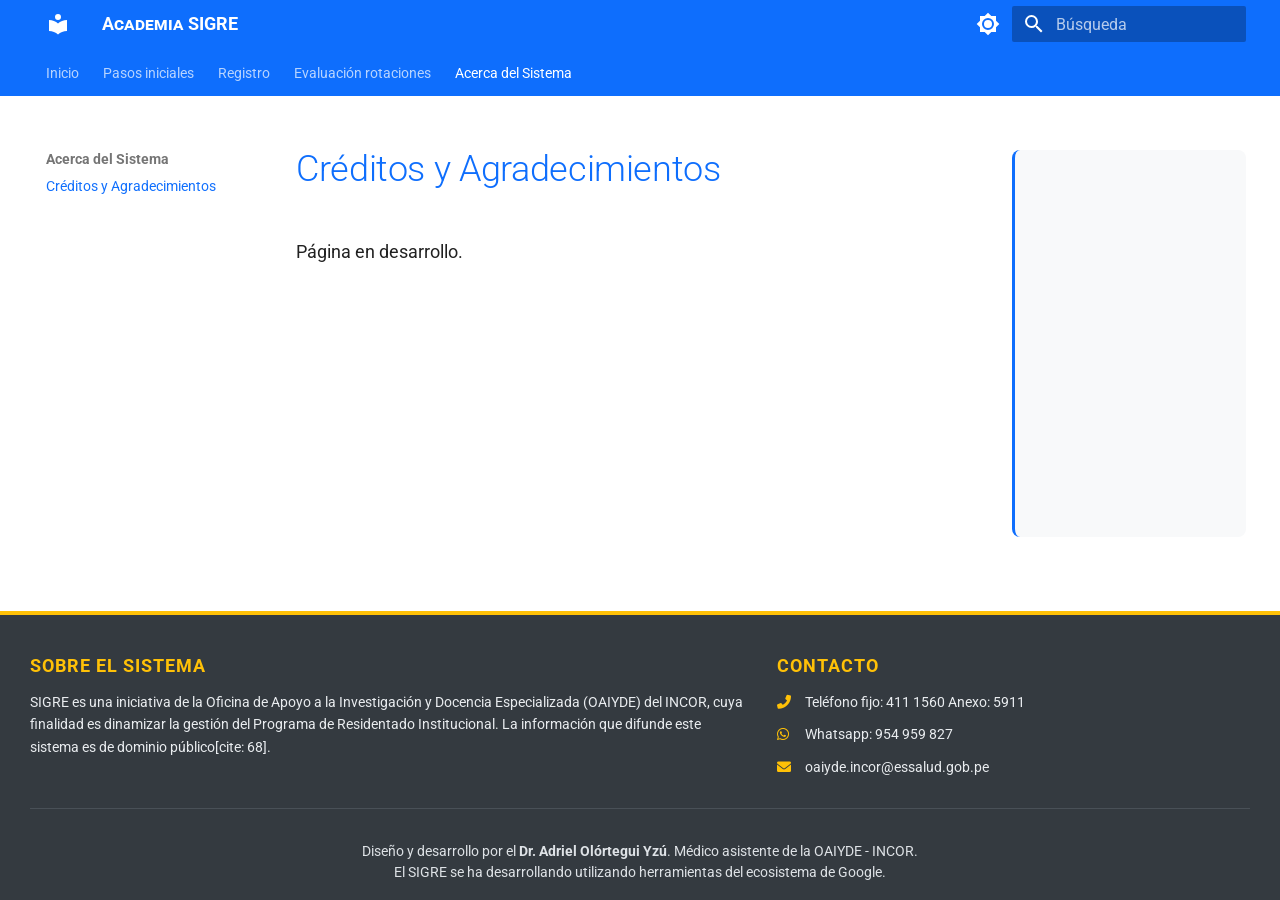
<file: creditos/index.html>
<!doctype html>
<html lang="es" class="no-js">
  <head>
    
      <meta charset="utf-8">
      <meta name="viewport" content="width=device-width,initial-scale=1">
      
        <meta name="description" content="Documentación oficial y manual operativo del Sistema de Gestión de Residentado (SIGRE) - INCOR.">
      
      
        <meta name="author" content="OAIYDE - INCOR">
      
      
      
        <link rel="prev" href="../monitoreo_evaluaciones/">
      
      
      
        
      
      
      <link rel="icon" href="../assets/images/favicon.png">
      <meta name="generator" content="mkdocs-1.6.1, mkdocs-material-9.7.6">
    
    
      
        <title>Créditos y Agradecimientos - Academia SIGRE</title>
      
    
    
      <link rel="stylesheet" href="../assets/stylesheets/main.484c7ddc.min.css">
      
        
        <link rel="stylesheet" href="../assets/stylesheets/palette.ab4e12ef.min.css">
      
      


    
    
      
    
    
      
        
        
        <link rel="preconnect" href="https://fonts.gstatic.com" crossorigin>
        <link rel="stylesheet" href="https://fonts.googleapis.com/css?family=Roboto:300,300i,400,400i,700,700i%7CRoboto+Mono:400,400i,700,700i&display=fallback">
        <style>:root{--md-text-font:"Roboto";--md-code-font:"Roboto Mono"}</style>
      
    
    
      <link rel="stylesheet" href="../stylesheets/extra.css">
    
    <script>__md_scope=new URL("..",location),__md_hash=e=>[...e].reduce(((e,_)=>(e<<5)-e+_.charCodeAt(0)),0),__md_get=(e,_=localStorage,t=__md_scope)=>JSON.parse(_.getItem(t.pathname+"."+e)),__md_set=(e,_,t=localStorage,a=__md_scope)=>{try{t.setItem(a.pathname+"."+e,JSON.stringify(_))}catch(e){}}</script>
    
      

    
    
  </head>
  
  
    
    
      
    
    
    
    
    <body dir="ltr" data-md-color-scheme="default" data-md-color-primary="custom" data-md-color-accent="red">
  
    
    <input class="md-toggle" data-md-toggle="drawer" type="checkbox" id="__drawer" autocomplete="off">
    <input class="md-toggle" data-md-toggle="search" type="checkbox" id="__search" autocomplete="off">
    <label class="md-overlay" for="__drawer"></label>
    <div data-md-component="skip">
      
    </div>
    <div data-md-component="announce">
      
    </div>
    
    
      

<header class="md-header" data-md-component="header">
  <nav class="md-header__inner md-grid" aria-label="Cabecera">
    <a href=".." title="Academia SIGRE" class="md-header__button md-logo" aria-label="Academia SIGRE" data-md-component="logo">
      
  
  <svg xmlns="http://www.w3.org/2000/svg" viewBox="0 0 24 24"><path d="M12 8a3 3 0 0 0 3-3 3 3 0 0 0-3-3 3 3 0 0 0-3 3 3 3 0 0 0 3 3m0 3.54C9.64 9.35 6.5 8 3 8v11c3.5 0 6.64 1.35 9 3.54 2.36-2.19 5.5-3.54 9-3.54V8c-3.5 0-6.64 1.35-9 3.54"/></svg>

    </a>
    <label class="md-header__button md-icon" for="__drawer">
      
      <svg xmlns="http://www.w3.org/2000/svg" viewBox="0 0 24 24"><path d="M3 6h18v2H3zm0 5h18v2H3zm0 5h18v2H3z"/></svg>
    </label>
    <div class="md-header__title" data-md-component="header-title">
      <div class="md-header__ellipsis">
        <div class="md-header__topic">
          <span class="md-ellipsis">
            Academia SIGRE
          </span>
        </div>
        <div class="md-header__topic" data-md-component="header-topic">
          <span class="md-ellipsis">
            
              Créditos y Agradecimientos
            
          </span>
        </div>
      </div>
    </div>
    
      
        <form class="md-header__option" data-md-component="palette">
  
    
    
    
    <input class="md-option" data-md-color-media="(prefers-color-scheme: light)" data-md-color-scheme="default" data-md-color-primary="custom" data-md-color-accent="red"  aria-label="Cambiar a modo oscuro"  type="radio" name="__palette" id="__palette_0">
    
      <label class="md-header__button md-icon" title="Cambiar a modo oscuro" for="__palette_1" hidden>
        <svg xmlns="http://www.w3.org/2000/svg" viewBox="0 0 24 24"><path d="M12 8a4 4 0 0 0-4 4 4 4 0 0 0 4 4 4 4 0 0 0 4-4 4 4 0 0 0-4-4m0 10a6 6 0 0 1-6-6 6 6 0 0 1 6-6 6 6 0 0 1 6 6 6 6 0 0 1-6 6m8-9.31V4h-4.69L12 .69 8.69 4H4v4.69L.69 12 4 15.31V20h4.69L12 23.31 15.31 20H20v-4.69L23.31 12z"/></svg>
      </label>
    
  
    
    
    
    <input class="md-option" data-md-color-media="(prefers-color-scheme: dark)" data-md-color-scheme="slate" data-md-color-primary="custom" data-md-color-accent="red"  aria-label="Cambiar a modo claro"  type="radio" name="__palette" id="__palette_1">
    
      <label class="md-header__button md-icon" title="Cambiar a modo claro" for="__palette_0" hidden>
        <svg xmlns="http://www.w3.org/2000/svg" viewBox="0 0 24 24"><path d="M12 18c-.89 0-1.74-.2-2.5-.55C11.56 16.5 13 14.42 13 12s-1.44-4.5-3.5-5.45C10.26 6.2 11.11 6 12 6a6 6 0 0 1 6 6 6 6 0 0 1-6 6m8-9.31V4h-4.69L12 .69 8.69 4H4v4.69L.69 12 4 15.31V20h4.69L12 23.31 15.31 20H20v-4.69L23.31 12z"/></svg>
      </label>
    
  
</form>
      
    
    
      <script>var palette=__md_get("__palette");if(palette&&palette.color){if("(prefers-color-scheme)"===palette.color.media){var media=matchMedia("(prefers-color-scheme: light)"),input=document.querySelector(media.matches?"[data-md-color-media='(prefers-color-scheme: light)']":"[data-md-color-media='(prefers-color-scheme: dark)']");palette.color.media=input.getAttribute("data-md-color-media"),palette.color.scheme=input.getAttribute("data-md-color-scheme"),palette.color.primary=input.getAttribute("data-md-color-primary"),palette.color.accent=input.getAttribute("data-md-color-accent")}for(var[key,value]of Object.entries(palette.color))document.body.setAttribute("data-md-color-"+key,value)}</script>
    
    
    
      
      
        <label class="md-header__button md-icon" for="__search">
          
          <svg xmlns="http://www.w3.org/2000/svg" viewBox="0 0 24 24"><path d="M9.5 3A6.5 6.5 0 0 1 16 9.5c0 1.61-.59 3.09-1.56 4.23l.27.27h.79l5 5-1.5 1.5-5-5v-.79l-.27-.27A6.52 6.52 0 0 1 9.5 16 6.5 6.5 0 0 1 3 9.5 6.5 6.5 0 0 1 9.5 3m0 2C7 5 5 7 5 9.5S7 14 9.5 14 14 12 14 9.5 12 5 9.5 5"/></svg>
        </label>
        <div class="md-search" data-md-component="search" role="dialog">
  <label class="md-search__overlay" for="__search"></label>
  <div class="md-search__inner" role="search">
    <form class="md-search__form" name="search">
      <input type="text" class="md-search__input" name="query" aria-label="Búsqueda" placeholder="Búsqueda" autocapitalize="off" autocorrect="off" autocomplete="off" spellcheck="false" data-md-component="search-query" required>
      <label class="md-search__icon md-icon" for="__search">
        
        <svg xmlns="http://www.w3.org/2000/svg" viewBox="0 0 24 24"><path d="M9.5 3A6.5 6.5 0 0 1 16 9.5c0 1.61-.59 3.09-1.56 4.23l.27.27h.79l5 5-1.5 1.5-5-5v-.79l-.27-.27A6.52 6.52 0 0 1 9.5 16 6.5 6.5 0 0 1 3 9.5 6.5 6.5 0 0 1 9.5 3m0 2C7 5 5 7 5 9.5S7 14 9.5 14 14 12 14 9.5 12 5 9.5 5"/></svg>
        
        <svg xmlns="http://www.w3.org/2000/svg" viewBox="0 0 24 24"><path d="M20 11v2H8l5.5 5.5-1.42 1.42L4.16 12l7.92-7.92L13.5 5.5 8 11z"/></svg>
      </label>
      <nav class="md-search__options" aria-label="Buscar">
        
        <button type="reset" class="md-search__icon md-icon" title="Limpiar" aria-label="Limpiar" tabindex="-1">
          
          <svg xmlns="http://www.w3.org/2000/svg" viewBox="0 0 24 24"><path d="M19 6.41 17.59 5 12 10.59 6.41 5 5 6.41 10.59 12 5 17.59 6.41 19 12 13.41 17.59 19 19 17.59 13.41 12z"/></svg>
        </button>
      </nav>
      
        <div class="md-search__suggest" data-md-component="search-suggest"></div>
      
    </form>
    <div class="md-search__output">
      <div class="md-search__scrollwrap" tabindex="0" data-md-scrollfix>
        <div class="md-search-result" data-md-component="search-result">
          <div class="md-search-result__meta">
            Inicializando búsqueda
          </div>
          <ol class="md-search-result__list" role="presentation"></ol>
        </div>
      </div>
    </div>
  </div>
</div>
      
    
    
  </nav>
  
</header>
    
    <div class="md-container" data-md-component="container">
      
      
        
          
            
<nav class="md-tabs" aria-label="Pestañas" data-md-component="tabs">
  <div class="md-grid">
    <ul class="md-tabs__list">
      
        
  
  
  
  
    <li class="md-tabs__item">
      <a href=".." class="md-tabs__link">
        
  
  
    
  
  Inicio

      </a>
    </li>
  

      
        
  
  
  
  
    
    
      <li class="md-tabs__item">
        <a href="../acceso_sistema/" class="md-tabs__link">
          
  
  
  Pasos iniciales

        </a>
      </li>
    
  

      
        
  
  
  
  
    <li class="md-tabs__item">
      <a href="../registro/" class="md-tabs__link">
        
  
  
    
  
  Registro

      </a>
    </li>
  

      
        
  
  
  
  
    
    
      <li class="md-tabs__item">
        <a href="../evaluacion_residentes/" class="md-tabs__link">
          
  
  
  Evaluación rotaciones

        </a>
      </li>
    
  

      
        
  
  
  
    
  
  
    
    
      <li class="md-tabs__item md-tabs__item--active">
        <a href="./" class="md-tabs__link">
          
  
  
  Acerca del Sistema

        </a>
      </li>
    
  

      
    </ul>
  </div>
</nav>
          
        
      
      <main class="md-main" data-md-component="main">
        <div class="md-main__inner md-grid">
          
            
              
              <div class="md-sidebar md-sidebar--primary" data-md-component="sidebar" data-md-type="navigation" >
                <div class="md-sidebar__scrollwrap">
                  <div class="md-sidebar__inner">
                    


  


<nav class="md-nav md-nav--primary md-nav--lifted" aria-label="Navegación" data-md-level="0">
  <label class="md-nav__title" for="__drawer">
    <a href=".." title="Academia SIGRE" class="md-nav__button md-logo" aria-label="Academia SIGRE" data-md-component="logo">
      
  
  <svg xmlns="http://www.w3.org/2000/svg" viewBox="0 0 24 24"><path d="M12 8a3 3 0 0 0 3-3 3 3 0 0 0-3-3 3 3 0 0 0-3 3 3 3 0 0 0 3 3m0 3.54C9.64 9.35 6.5 8 3 8v11c3.5 0 6.64 1.35 9 3.54 2.36-2.19 5.5-3.54 9-3.54V8c-3.5 0-6.64 1.35-9 3.54"/></svg>

    </a>
    Academia SIGRE
  </label>
  
  <ul class="md-nav__list" data-md-scrollfix>
    
      
      
  
  
  
  
    <li class="md-nav__item">
      <a href=".." class="md-nav__link">
        
  
  
  <span class="md-ellipsis">
    
  
    Inicio
  

    
  </span>
  
  

      </a>
    </li>
  

    
      
      
  
  
  
  
    
    
    
    
      
      
        
      
    
    
    <li class="md-nav__item md-nav__item--nested">
      
        
        
        <input class="md-nav__toggle md-toggle " type="checkbox" id="__nav_2" >
        
          
          <label class="md-nav__link" for="__nav_2" id="__nav_2_label" tabindex="0">
            
  
  
  <span class="md-ellipsis">
    
  
    Pasos iniciales
  

    
  </span>
  
  

            <span class="md-nav__icon md-icon"></span>
          </label>
        
        <nav class="md-nav" data-md-level="1" aria-labelledby="__nav_2_label" aria-expanded="false">
          <label class="md-nav__title" for="__nav_2">
            <span class="md-nav__icon md-icon"></span>
            
  
    Pasos iniciales
  

          </label>
          <ul class="md-nav__list" data-md-scrollfix>
            
              
                
  
  
  
  
    <li class="md-nav__item">
      <a href="../acceso_sistema/" class="md-nav__link">
        
  
  
  <span class="md-ellipsis">
    
  
    Inicio sesión
  

    
  </span>
  
  

      </a>
    </li>
  

              
            
          </ul>
        </nav>
      
    </li>
  

    
      
      
  
  
  
  
    <li class="md-nav__item">
      <a href="../registro/" class="md-nav__link">
        
  
  
  <span class="md-ellipsis">
    
  
    Registro
  

    
  </span>
  
  

      </a>
    </li>
  

    
      
      
  
  
  
  
    
    
    
    
      
      
        
      
    
    
    <li class="md-nav__item md-nav__item--nested">
      
        
        
        <input class="md-nav__toggle md-toggle " type="checkbox" id="__nav_4" >
        
          
          <label class="md-nav__link" for="__nav_4" id="__nav_4_label" tabindex="0">
            
  
  
  <span class="md-ellipsis">
    
  
    Evaluación rotaciones
  

    
  </span>
  
  

            <span class="md-nav__icon md-icon"></span>
          </label>
        
        <nav class="md-nav" data-md-level="1" aria-labelledby="__nav_4_label" aria-expanded="false">
          <label class="md-nav__title" for="__nav_4">
            <span class="md-nav__icon md-icon"></span>
            
  
    Evaluación rotaciones
  

          </label>
          <ul class="md-nav__list" data-md-scrollfix>
            
              
                
  
  
  
  
    <li class="md-nav__item">
      <a href="../evaluacion_residentes/" class="md-nav__link">
        
  
  
  <span class="md-ellipsis">
    
  
    Evaluación de Residentes
  

    
  </span>
  
  

      </a>
    </li>
  

              
            
              
                
  
  
  
  
    <li class="md-nav__item">
      <a href="../monitoreo_evaluaciones/" class="md-nav__link">
        
  
  
  <span class="md-ellipsis">
    
  
    Monitoreo de las Evaluaciones
  

    
  </span>
  
  

      </a>
    </li>
  

              
            
          </ul>
        </nav>
      
    </li>
  

    
      
      
  
  
    
  
  
  
    
    
    
    
      
        
        
      
      
        
      
    
    
    <li class="md-nav__item md-nav__item--active md-nav__item--section md-nav__item--nested">
      
        
        
        <input class="md-nav__toggle md-toggle " type="checkbox" id="__nav_5" checked>
        
          
          <label class="md-nav__link" for="__nav_5" id="__nav_5_label" tabindex="">
            
  
  
  <span class="md-ellipsis">
    
  
    Acerca del Sistema
  

    
  </span>
  
  

            <span class="md-nav__icon md-icon"></span>
          </label>
        
        <nav class="md-nav" data-md-level="1" aria-labelledby="__nav_5_label" aria-expanded="true">
          <label class="md-nav__title" for="__nav_5">
            <span class="md-nav__icon md-icon"></span>
            
  
    Acerca del Sistema
  

          </label>
          <ul class="md-nav__list" data-md-scrollfix>
            
              
                
  
  
    
  
  
  
    <li class="md-nav__item md-nav__item--active">
      
      <input class="md-nav__toggle md-toggle" type="checkbox" id="__toc">
      
      
      
      <a href="./" class="md-nav__link md-nav__link--active">
        
  
  
  <span class="md-ellipsis">
    
  
    Créditos y Agradecimientos
  

    
  </span>
  
  

      </a>
      
    </li>
  

              
            
          </ul>
        </nav>
      
    </li>
  

    
  </ul>
</nav>
                  </div>
                </div>
              </div>
            
            
              
              <div class="md-sidebar md-sidebar--secondary" data-md-component="sidebar" data-md-type="toc" >
                <div class="md-sidebar__scrollwrap">
                  <div class="md-sidebar__inner">
                    

<nav class="md-nav md-nav--secondary" aria-label="Tabla de contenidos">
  
  
  
  
</nav>
                  </div>
                </div>
              </div>
            
          
          
            <div class="md-content" data-md-component="content">
              
              <article class="md-content__inner md-typeset">
                
                  



  <h1>Créditos y Agradecimientos</h1>

<p>Página en desarrollo.</p>












                
              </article>
            </div>
          
          
<script>var target=document.getElementById(location.hash.slice(1));target&&target.name&&(target.checked=target.name.startsWith("__tabbed_"))</script>
        </div>
        
          <button type="button" class="md-top md-icon" data-md-component="top" hidden>
  
  <svg xmlns="http://www.w3.org/2000/svg" viewBox="0 0 24 24"><path d="M13 20h-2V8l-5.5 5.5-1.42-1.42L12 4.16l7.92 7.92-1.42 1.42L13 8z"/></svg>
  Volver al principio
</button>
        
      </main>
      
<link rel="stylesheet" href="https://cdnjs.cloudflare.com/ajax/libs/font-awesome/6.0.0/css/all.min.css">
<style>
  .site-footer { 
    background-color: #343a40; /* Fondo oscuro SIGRE */
    color: #f8f9fa; 
    padding: 40px 20px 20px 20px; 
    font-size: 0.7rem; 
    margin-top: 50px;
    border-top: 4px solid #ffc107; /* Un toque de diseño superior amarillo */
  }
  .footer-container {
    max-width: 1220px; /* Alineado con el ancho de MkDocs */
    margin: 0 auto;
  }
  .footer-row {
    display: flex;
    flex-wrap: wrap;
    justify-content: space-between;
    gap: 30px;
  }
  .col-about { flex: 1 1 55%; }
  .col-contact { flex: 1 1 35%; }
  
  .footer-col-title { 
    font-weight: bold; 
    color: #ffc107; /* Títulos amarillos */
    margin-bottom: 15px; 
    text-transform: uppercase; 
    font-size: 0.9rem; 
    letter-spacing: 1px; 
  }
  .footer-text { 
    line-height: 1.6; 
    color: #e9ecef; 
  }
  .footer-contact i { 
    width: 25px; 
    color: #ffc107; 
  }
  .footer-credits { 
    border-top: 1px solid #495057;
    margin-top: 30px; 
    padding-top: 20px; 
    font-size: 0.7rem; 
    color: #dee2e6; 
    text-align: center;
    width: 100%;
  }

  /* Diseño adaptativo (Responsive) para celulares */
  @media (max-width: 768px) {
    .footer-row { flex-direction: column; }
    .col-about, .col-contact { flex: 1 1 100%; }
  }
</style>

<footer class="site-footer">
  <div class="footer-container">
    <div class="footer-row">
      <div class="col-about">
        <div class="footer-col-title">Sobre el Sistema</div>
        <div class="footer-text">
          SIGRE es una iniciativa de la Oficina de Apoyo a la Investigación y Docencia Especializada (OAIYDE) del INCOR, 
          cuya finalidad es dinamizar la gestión del Programa de Residentado Institucional. 
          La información que difunde este sistema es de dominio público[cite: 68].
        </div>
      </div>
      <div class="col-contact">
        <div class="footer-col-title">Contacto</div>
        <div class="footer-text footer-contact">
          <div><i class="fas fa-phone-alt"></i> Teléfono fijo: 411 1560 Anexo: 5911</div>
          <div style="margin: 10px 0;"><i class="fab fa-whatsapp"></i> Whatsapp: 954 959 827</div>
          <div><i class="fas fa-envelope"></i> oaiyde.incor@essalud.gob.pe</div>
        </div>
      </div>
    </div>
  
    <div class="footer-row">
      <div class="footer-credits">
        <p style="margin-bottom: 5px;">Diseño y desarrollo por el <strong>Dr. Adriel Olórtegui Yzú</strong>. Médico asistente de la OAIYDE - INCOR.</p>
        <p style="margin: 0;">El SIGRE se ha desarrollando utilizando herramientas del ecosistema de Google.</p>
      </div>
    </div>
  </div>
</footer>

    </div>
    <div class="md-dialog" data-md-component="dialog">
      <div class="md-dialog__inner md-typeset"></div>
    </div>
    
    
    
      
      
      <script id="__config" type="application/json">{"annotate": null, "base": "..", "features": ["navigation.tabs", "navigation.sections", "navigation.top", "search.suggest", "search.highlight", "content.code.copy"], "search": "../assets/javascripts/workers/search.2c215733.min.js", "tags": null, "translations": {"clipboard.copied": "Copiado al portapapeles", "clipboard.copy": "Copiar al portapapeles", "search.result.more.one": "1 m\u00e1s en esta p\u00e1gina", "search.result.more.other": "# m\u00e1s en esta p\u00e1gina", "search.result.none": "No se encontraron documentos", "search.result.one": "1 documento encontrado", "search.result.other": "# documentos encontrados", "search.result.placeholder": "Teclee para comenzar b\u00fasqueda", "search.result.term.missing": "Falta", "select.version": "Seleccionar versi\u00f3n"}, "version": null}</script>
    
    
      <script src="../assets/javascripts/bundle.79ae519e.min.js"></script>
      
    
  </body>
</html>
</file>
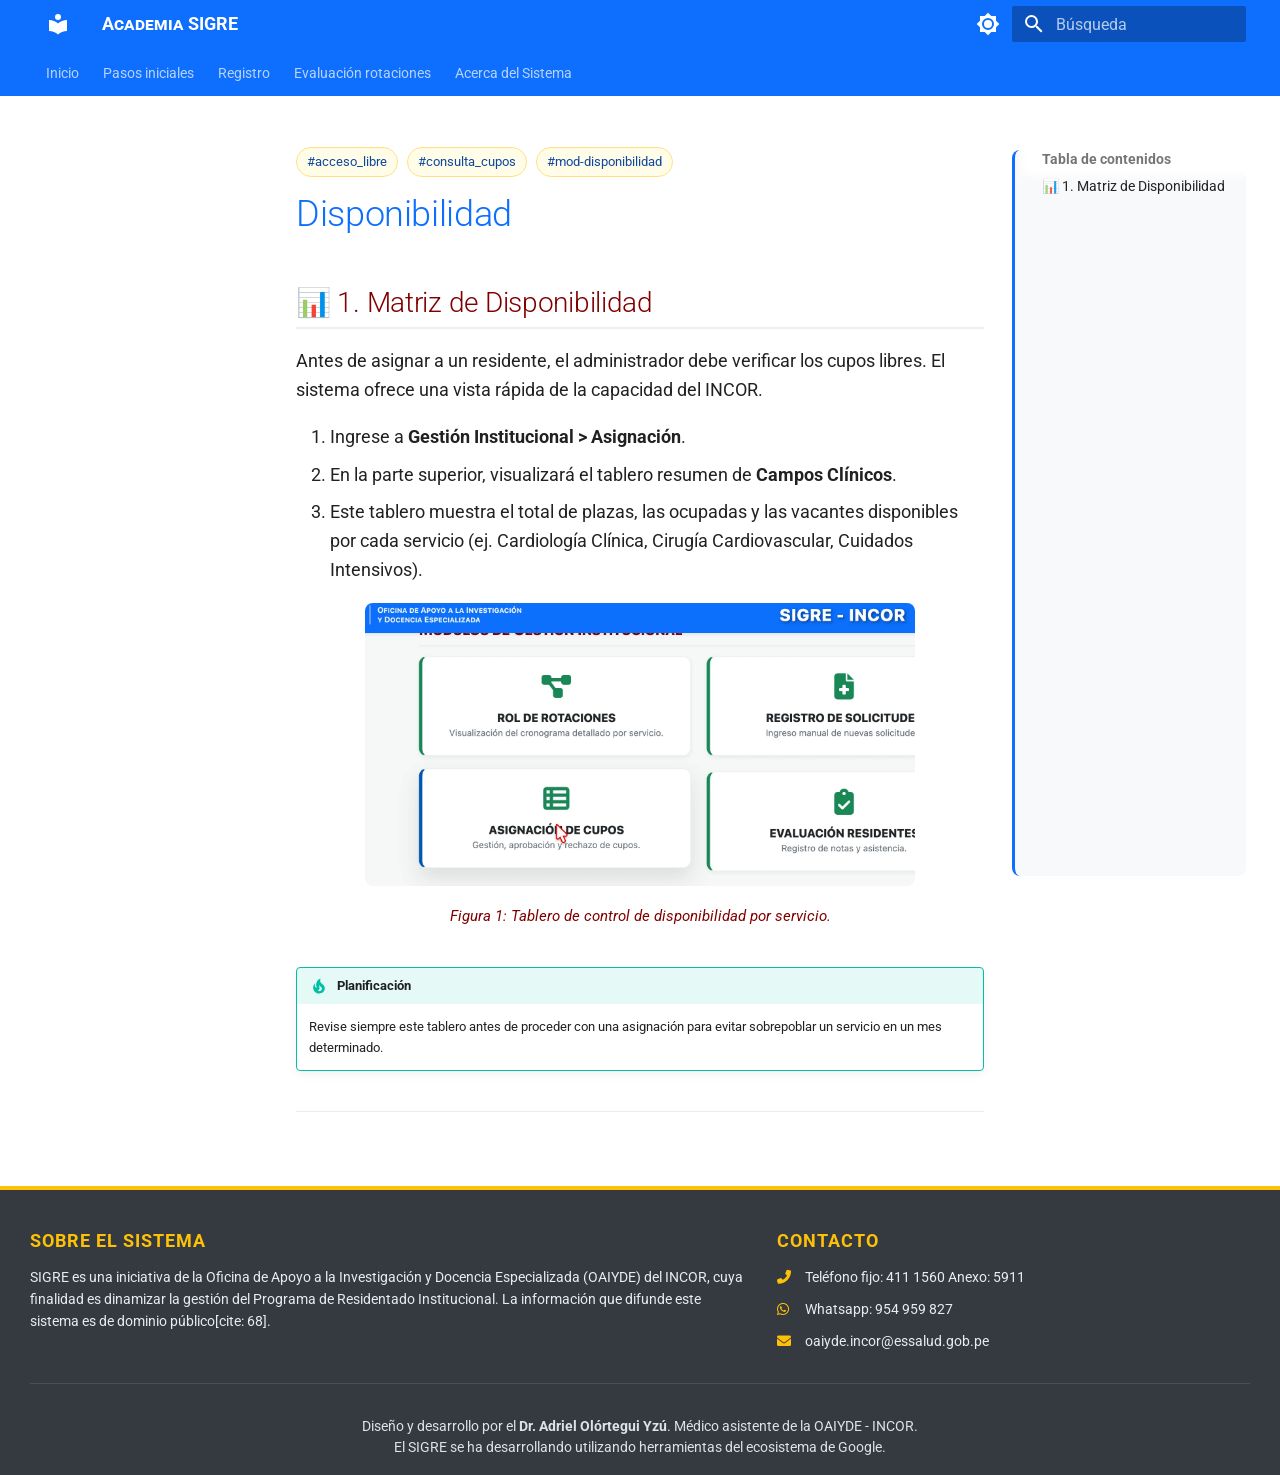
<file: disponibilidad/index.html>
<!doctype html>
<html lang="es" class="no-js">
  <head>
    
      <meta charset="utf-8">
      <meta name="viewport" content="width=device-width,initial-scale=1">
      
        <meta name="description" content="Documentación oficial y manual operativo del Sistema de Gestión de Residentado (SIGRE) - INCOR.">
      
      
        <meta name="author" content="OAIYDE - INCOR">
      
      
      
      
      
        
      
      
      <link rel="icon" href="../assets/images/favicon.png">
      <meta name="generator" content="mkdocs-1.6.1, mkdocs-material-9.7.6">
    
    
      
        <title>Disponibilidad - Academia SIGRE</title>
      
    
    
      <link rel="stylesheet" href="../assets/stylesheets/main.484c7ddc.min.css">
      
        
        <link rel="stylesheet" href="../assets/stylesheets/palette.ab4e12ef.min.css">
      
      


    
    
      
    
    
      
        
        
        <link rel="preconnect" href="https://fonts.gstatic.com" crossorigin>
        <link rel="stylesheet" href="https://fonts.googleapis.com/css?family=Roboto:300,300i,400,400i,700,700i%7CRoboto+Mono:400,400i,700,700i&display=fallback">
        <style>:root{--md-text-font:"Roboto";--md-code-font:"Roboto Mono"}</style>
      
    
    
      <link rel="stylesheet" href="../stylesheets/extra.css">
    
    <script>__md_scope=new URL("..",location),__md_hash=e=>[...e].reduce(((e,_)=>(e<<5)-e+_.charCodeAt(0)),0),__md_get=(e,_=localStorage,t=__md_scope)=>JSON.parse(_.getItem(t.pathname+"."+e)),__md_set=(e,_,t=localStorage,a=__md_scope)=>{try{t.setItem(a.pathname+"."+e,JSON.stringify(_))}catch(e){}}</script>
    
      

    
    
  </head>
  
  
    
    
      
    
    
    
    
    <body dir="ltr" data-md-color-scheme="default" data-md-color-primary="custom" data-md-color-accent="red">
  
    
    <input class="md-toggle" data-md-toggle="drawer" type="checkbox" id="__drawer" autocomplete="off">
    <input class="md-toggle" data-md-toggle="search" type="checkbox" id="__search" autocomplete="off">
    <label class="md-overlay" for="__drawer"></label>
    <div data-md-component="skip">
      
        
        <a href="#1-matriz-de-disponibilidad" class="md-skip">
          Saltar a contenido
        </a>
      
    </div>
    <div data-md-component="announce">
      
    </div>
    
    
      

<header class="md-header" data-md-component="header">
  <nav class="md-header__inner md-grid" aria-label="Cabecera">
    <a href=".." title="Academia SIGRE" class="md-header__button md-logo" aria-label="Academia SIGRE" data-md-component="logo">
      
  
  <svg xmlns="http://www.w3.org/2000/svg" viewBox="0 0 24 24"><path d="M12 8a3 3 0 0 0 3-3 3 3 0 0 0-3-3 3 3 0 0 0-3 3 3 3 0 0 0 3 3m0 3.54C9.64 9.35 6.5 8 3 8v11c3.5 0 6.64 1.35 9 3.54 2.36-2.19 5.5-3.54 9-3.54V8c-3.5 0-6.64 1.35-9 3.54"/></svg>

    </a>
    <label class="md-header__button md-icon" for="__drawer">
      
      <svg xmlns="http://www.w3.org/2000/svg" viewBox="0 0 24 24"><path d="M3 6h18v2H3zm0 5h18v2H3zm0 5h18v2H3z"/></svg>
    </label>
    <div class="md-header__title" data-md-component="header-title">
      <div class="md-header__ellipsis">
        <div class="md-header__topic">
          <span class="md-ellipsis">
            Academia SIGRE
          </span>
        </div>
        <div class="md-header__topic" data-md-component="header-topic">
          <span class="md-ellipsis">
            
              Disponibilidad
            
          </span>
        </div>
      </div>
    </div>
    
      
        <form class="md-header__option" data-md-component="palette">
  
    
    
    
    <input class="md-option" data-md-color-media="(prefers-color-scheme: light)" data-md-color-scheme="default" data-md-color-primary="custom" data-md-color-accent="red"  aria-label="Cambiar a modo oscuro"  type="radio" name="__palette" id="__palette_0">
    
      <label class="md-header__button md-icon" title="Cambiar a modo oscuro" for="__palette_1" hidden>
        <svg xmlns="http://www.w3.org/2000/svg" viewBox="0 0 24 24"><path d="M12 8a4 4 0 0 0-4 4 4 4 0 0 0 4 4 4 4 0 0 0 4-4 4 4 0 0 0-4-4m0 10a6 6 0 0 1-6-6 6 6 0 0 1 6-6 6 6 0 0 1 6 6 6 6 0 0 1-6 6m8-9.31V4h-4.69L12 .69 8.69 4H4v4.69L.69 12 4 15.31V20h4.69L12 23.31 15.31 20H20v-4.69L23.31 12z"/></svg>
      </label>
    
  
    
    
    
    <input class="md-option" data-md-color-media="(prefers-color-scheme: dark)" data-md-color-scheme="slate" data-md-color-primary="custom" data-md-color-accent="red"  aria-label="Cambiar a modo claro"  type="radio" name="__palette" id="__palette_1">
    
      <label class="md-header__button md-icon" title="Cambiar a modo claro" for="__palette_0" hidden>
        <svg xmlns="http://www.w3.org/2000/svg" viewBox="0 0 24 24"><path d="M12 18c-.89 0-1.74-.2-2.5-.55C11.56 16.5 13 14.42 13 12s-1.44-4.5-3.5-5.45C10.26 6.2 11.11 6 12 6a6 6 0 0 1 6 6 6 6 0 0 1-6 6m8-9.31V4h-4.69L12 .69 8.69 4H4v4.69L.69 12 4 15.31V20h4.69L12 23.31 15.31 20H20v-4.69L23.31 12z"/></svg>
      </label>
    
  
</form>
      
    
    
      <script>var palette=__md_get("__palette");if(palette&&palette.color){if("(prefers-color-scheme)"===palette.color.media){var media=matchMedia("(prefers-color-scheme: light)"),input=document.querySelector(media.matches?"[data-md-color-media='(prefers-color-scheme: light)']":"[data-md-color-media='(prefers-color-scheme: dark)']");palette.color.media=input.getAttribute("data-md-color-media"),palette.color.scheme=input.getAttribute("data-md-color-scheme"),palette.color.primary=input.getAttribute("data-md-color-primary"),palette.color.accent=input.getAttribute("data-md-color-accent")}for(var[key,value]of Object.entries(palette.color))document.body.setAttribute("data-md-color-"+key,value)}</script>
    
    
    
      
      
        <label class="md-header__button md-icon" for="__search">
          
          <svg xmlns="http://www.w3.org/2000/svg" viewBox="0 0 24 24"><path d="M9.5 3A6.5 6.5 0 0 1 16 9.5c0 1.61-.59 3.09-1.56 4.23l.27.27h.79l5 5-1.5 1.5-5-5v-.79l-.27-.27A6.52 6.52 0 0 1 9.5 16 6.5 6.5 0 0 1 3 9.5 6.5 6.5 0 0 1 9.5 3m0 2C7 5 5 7 5 9.5S7 14 9.5 14 14 12 14 9.5 12 5 9.5 5"/></svg>
        </label>
        <div class="md-search" data-md-component="search" role="dialog">
  <label class="md-search__overlay" for="__search"></label>
  <div class="md-search__inner" role="search">
    <form class="md-search__form" name="search">
      <input type="text" class="md-search__input" name="query" aria-label="Búsqueda" placeholder="Búsqueda" autocapitalize="off" autocorrect="off" autocomplete="off" spellcheck="false" data-md-component="search-query" required>
      <label class="md-search__icon md-icon" for="__search">
        
        <svg xmlns="http://www.w3.org/2000/svg" viewBox="0 0 24 24"><path d="M9.5 3A6.5 6.5 0 0 1 16 9.5c0 1.61-.59 3.09-1.56 4.23l.27.27h.79l5 5-1.5 1.5-5-5v-.79l-.27-.27A6.52 6.52 0 0 1 9.5 16 6.5 6.5 0 0 1 3 9.5 6.5 6.5 0 0 1 9.5 3m0 2C7 5 5 7 5 9.5S7 14 9.5 14 14 12 14 9.5 12 5 9.5 5"/></svg>
        
        <svg xmlns="http://www.w3.org/2000/svg" viewBox="0 0 24 24"><path d="M20 11v2H8l5.5 5.5-1.42 1.42L4.16 12l7.92-7.92L13.5 5.5 8 11z"/></svg>
      </label>
      <nav class="md-search__options" aria-label="Buscar">
        
        <button type="reset" class="md-search__icon md-icon" title="Limpiar" aria-label="Limpiar" tabindex="-1">
          
          <svg xmlns="http://www.w3.org/2000/svg" viewBox="0 0 24 24"><path d="M19 6.41 17.59 5 12 10.59 6.41 5 5 6.41 10.59 12 5 17.59 6.41 19 12 13.41 17.59 19 19 17.59 13.41 12z"/></svg>
        </button>
      </nav>
      
        <div class="md-search__suggest" data-md-component="search-suggest"></div>
      
    </form>
    <div class="md-search__output">
      <div class="md-search__scrollwrap" tabindex="0" data-md-scrollfix>
        <div class="md-search-result" data-md-component="search-result">
          <div class="md-search-result__meta">
            Inicializando búsqueda
          </div>
          <ol class="md-search-result__list" role="presentation"></ol>
        </div>
      </div>
    </div>
  </div>
</div>
      
    
    
  </nav>
  
</header>
    
    <div class="md-container" data-md-component="container">
      
      
        
          
            
<nav class="md-tabs" aria-label="Pestañas" data-md-component="tabs">
  <div class="md-grid">
    <ul class="md-tabs__list">
      
        
  
  
  
  
    <li class="md-tabs__item">
      <a href=".." class="md-tabs__link">
        
  
  
    
  
  Inicio

      </a>
    </li>
  

      
        
  
  
  
  
    
    
      <li class="md-tabs__item">
        <a href="../acceso_sistema/" class="md-tabs__link">
          
  
  
  Pasos iniciales

        </a>
      </li>
    
  

      
        
  
  
  
  
    <li class="md-tabs__item">
      <a href="../registro/" class="md-tabs__link">
        
  
  
    
  
  Registro

      </a>
    </li>
  

      
        
  
  
  
  
    
    
      <li class="md-tabs__item">
        <a href="../evaluacion_residentes/" class="md-tabs__link">
          
  
  
  Evaluación rotaciones

        </a>
      </li>
    
  

      
        
  
  
  
  
    
    
      <li class="md-tabs__item">
        <a href="../creditos/" class="md-tabs__link">
          
  
  
  Acerca del Sistema

        </a>
      </li>
    
  

      
    </ul>
  </div>
</nav>
          
        
      
      <main class="md-main" data-md-component="main">
        <div class="md-main__inner md-grid">
          
            
              
              <div class="md-sidebar md-sidebar--primary" data-md-component="sidebar" data-md-type="navigation" >
                <div class="md-sidebar__scrollwrap">
                  <div class="md-sidebar__inner">
                    


  


<nav class="md-nav md-nav--primary md-nav--lifted" aria-label="Navegación" data-md-level="0">
  <label class="md-nav__title" for="__drawer">
    <a href=".." title="Academia SIGRE" class="md-nav__button md-logo" aria-label="Academia SIGRE" data-md-component="logo">
      
  
  <svg xmlns="http://www.w3.org/2000/svg" viewBox="0 0 24 24"><path d="M12 8a3 3 0 0 0 3-3 3 3 0 0 0-3-3 3 3 0 0 0-3 3 3 3 0 0 0 3 3m0 3.54C9.64 9.35 6.5 8 3 8v11c3.5 0 6.64 1.35 9 3.54 2.36-2.19 5.5-3.54 9-3.54V8c-3.5 0-6.64 1.35-9 3.54"/></svg>

    </a>
    Academia SIGRE
  </label>
  
  <ul class="md-nav__list" data-md-scrollfix>
    
      
      
  
  
  
  
    <li class="md-nav__item">
      <a href=".." class="md-nav__link">
        
  
  
  <span class="md-ellipsis">
    
  
    Inicio
  

    
  </span>
  
  

      </a>
    </li>
  

    
      
      
  
  
  
  
    
    
    
    
      
      
        
      
    
    
    <li class="md-nav__item md-nav__item--nested">
      
        
        
        <input class="md-nav__toggle md-toggle " type="checkbox" id="__nav_2" >
        
          
          <label class="md-nav__link" for="__nav_2" id="__nav_2_label" tabindex="0">
            
  
  
  <span class="md-ellipsis">
    
  
    Pasos iniciales
  

    
  </span>
  
  

            <span class="md-nav__icon md-icon"></span>
          </label>
        
        <nav class="md-nav" data-md-level="1" aria-labelledby="__nav_2_label" aria-expanded="false">
          <label class="md-nav__title" for="__nav_2">
            <span class="md-nav__icon md-icon"></span>
            
  
    Pasos iniciales
  

          </label>
          <ul class="md-nav__list" data-md-scrollfix>
            
              
                
  
  
  
  
    <li class="md-nav__item">
      <a href="../acceso_sistema/" class="md-nav__link">
        
  
  
  <span class="md-ellipsis">
    
  
    Inicio sesión
  

    
  </span>
  
  

      </a>
    </li>
  

              
            
          </ul>
        </nav>
      
    </li>
  

    
      
      
  
  
  
  
    <li class="md-nav__item">
      <a href="../registro/" class="md-nav__link">
        
  
  
  <span class="md-ellipsis">
    
  
    Registro
  

    
  </span>
  
  

      </a>
    </li>
  

    
      
      
  
  
  
  
    
    
    
    
      
      
        
      
    
    
    <li class="md-nav__item md-nav__item--nested">
      
        
        
        <input class="md-nav__toggle md-toggle " type="checkbox" id="__nav_4" >
        
          
          <label class="md-nav__link" for="__nav_4" id="__nav_4_label" tabindex="0">
            
  
  
  <span class="md-ellipsis">
    
  
    Evaluación rotaciones
  

    
  </span>
  
  

            <span class="md-nav__icon md-icon"></span>
          </label>
        
        <nav class="md-nav" data-md-level="1" aria-labelledby="__nav_4_label" aria-expanded="false">
          <label class="md-nav__title" for="__nav_4">
            <span class="md-nav__icon md-icon"></span>
            
  
    Evaluación rotaciones
  

          </label>
          <ul class="md-nav__list" data-md-scrollfix>
            
              
                
  
  
  
  
    <li class="md-nav__item">
      <a href="../evaluacion_residentes/" class="md-nav__link">
        
  
  
  <span class="md-ellipsis">
    
  
    Evaluación de Residentes
  

    
  </span>
  
  

      </a>
    </li>
  

              
            
              
                
  
  
  
  
    <li class="md-nav__item">
      <a href="../monitoreo_evaluaciones/" class="md-nav__link">
        
  
  
  <span class="md-ellipsis">
    
  
    Monitoreo de las Evaluaciones
  

    
  </span>
  
  

      </a>
    </li>
  

              
            
          </ul>
        </nav>
      
    </li>
  

    
      
      
  
  
  
  
    
    
    
    
      
      
        
      
    
    
    <li class="md-nav__item md-nav__item--nested">
      
        
        
        <input class="md-nav__toggle md-toggle " type="checkbox" id="__nav_5" >
        
          
          <label class="md-nav__link" for="__nav_5" id="__nav_5_label" tabindex="0">
            
  
  
  <span class="md-ellipsis">
    
  
    Acerca del Sistema
  

    
  </span>
  
  

            <span class="md-nav__icon md-icon"></span>
          </label>
        
        <nav class="md-nav" data-md-level="1" aria-labelledby="__nav_5_label" aria-expanded="false">
          <label class="md-nav__title" for="__nav_5">
            <span class="md-nav__icon md-icon"></span>
            
  
    Acerca del Sistema
  

          </label>
          <ul class="md-nav__list" data-md-scrollfix>
            
              
                
  
  
  
  
    <li class="md-nav__item">
      <a href="../creditos/" class="md-nav__link">
        
  
  
  <span class="md-ellipsis">
    
  
    Créditos y Agradecimientos
  

    
  </span>
  
  

      </a>
    </li>
  

              
            
          </ul>
        </nav>
      
    </li>
  

    
  </ul>
</nav>
                  </div>
                </div>
              </div>
            
            
              
              <div class="md-sidebar md-sidebar--secondary" data-md-component="sidebar" data-md-type="toc" >
                <div class="md-sidebar__scrollwrap">
                  <div class="md-sidebar__inner">
                    

<nav class="md-nav md-nav--secondary" aria-label="Tabla de contenidos">
  
  
  
  
    <label class="md-nav__title" for="__toc">
      <span class="md-nav__icon md-icon"></span>
      Tabla de contenidos
    </label>
    <ul class="md-nav__list" data-md-component="toc" data-md-scrollfix>
      
        <li class="md-nav__item">
  <a href="#1-matriz-de-disponibilidad" class="md-nav__link">
    <span class="md-ellipsis">
      
        📊 1. Matriz de Disponibilidad
      
    </span>
  </a>
  
</li>
      
    </ul>
  
</nav>
                  </div>
                </div>
              </div>
            
          
          
            <div class="md-content" data-md-component="content">
              
              <article class="md-content__inner md-typeset">
                
                  

  <nav class="md-tags" >
    
      
      
      
      
        <span class="md-tag">#acceso_libre</span>
      
    
      
      
      
      
        <span class="md-tag">#consulta_cupos</span>
      
    
      
      
      
      
        <span class="md-tag">#mod-disponibilidad</span>
      
    
  </nav>



  <h1>Disponibilidad</h1>

<h2 id="1-matriz-de-disponibilidad">📊 1. Matriz de Disponibilidad</h2>
<p>Antes de asignar a un residente, el administrador debe verificar los cupos libres. El sistema ofrece una vista rápida de la capacidad del INCOR.</p>
<ol>
<li>Ingrese a <strong>Gestión Institucional &gt; Asignación</strong>.</li>
<li>En la parte superior, visualizará el tablero resumen de <strong>Campos Clínicos</strong>.</li>
<li>Este tablero muestra el total de plazas, las ocupadas y las vacantes disponibles por cada servicio (ej. Cardiología Clínica, Cirugía Cardiovascular, Cuidados Intensivos).</li>
</ol>
<p><img alt="Bandeja de entrada" src="../images/Asignacion_cupos.webp" style="width: 80%; display: block; margin: 0 auto;" /></p>
<div style="text-align: center; font-size: 0.85em; color: #777; margin-top: 8px;">
  <i>Figura 1: Tablero de control de disponibilidad por servicio.</i>
</div>

<div class="admonition tip">
<p class="admonition-title">Planificación</p>
<p>Revise siempre este tablero antes de proceder con una asignación para evitar sobrepoblar un servicio en un mes determinado.</p>
</div>
<hr />







  
  






                
              </article>
            </div>
          
          
<script>var target=document.getElementById(location.hash.slice(1));target&&target.name&&(target.checked=target.name.startsWith("__tabbed_"))</script>
        </div>
        
          <button type="button" class="md-top md-icon" data-md-component="top" hidden>
  
  <svg xmlns="http://www.w3.org/2000/svg" viewBox="0 0 24 24"><path d="M13 20h-2V8l-5.5 5.5-1.42-1.42L12 4.16l7.92 7.92-1.42 1.42L13 8z"/></svg>
  Volver al principio
</button>
        
      </main>
      
<link rel="stylesheet" href="https://cdnjs.cloudflare.com/ajax/libs/font-awesome/6.0.0/css/all.min.css">
<style>
  .site-footer { 
    background-color: #343a40; /* Fondo oscuro SIGRE */
    color: #f8f9fa; 
    padding: 40px 20px 20px 20px; 
    font-size: 0.7rem; 
    margin-top: 50px;
    border-top: 4px solid #ffc107; /* Un toque de diseño superior amarillo */
  }
  .footer-container {
    max-width: 1220px; /* Alineado con el ancho de MkDocs */
    margin: 0 auto;
  }
  .footer-row {
    display: flex;
    flex-wrap: wrap;
    justify-content: space-between;
    gap: 30px;
  }
  .col-about { flex: 1 1 55%; }
  .col-contact { flex: 1 1 35%; }
  
  .footer-col-title { 
    font-weight: bold; 
    color: #ffc107; /* Títulos amarillos */
    margin-bottom: 15px; 
    text-transform: uppercase; 
    font-size: 0.9rem; 
    letter-spacing: 1px; 
  }
  .footer-text { 
    line-height: 1.6; 
    color: #e9ecef; 
  }
  .footer-contact i { 
    width: 25px; 
    color: #ffc107; 
  }
  .footer-credits { 
    border-top: 1px solid #495057;
    margin-top: 30px; 
    padding-top: 20px; 
    font-size: 0.7rem; 
    color: #dee2e6; 
    text-align: center;
    width: 100%;
  }

  /* Diseño adaptativo (Responsive) para celulares */
  @media (max-width: 768px) {
    .footer-row { flex-direction: column; }
    .col-about, .col-contact { flex: 1 1 100%; }
  }
</style>

<footer class="site-footer">
  <div class="footer-container">
    <div class="footer-row">
      <div class="col-about">
        <div class="footer-col-title">Sobre el Sistema</div>
        <div class="footer-text">
          SIGRE es una iniciativa de la Oficina de Apoyo a la Investigación y Docencia Especializada (OAIYDE) del INCOR, 
          cuya finalidad es dinamizar la gestión del Programa de Residentado Institucional. 
          La información que difunde este sistema es de dominio público[cite: 68].
        </div>
      </div>
      <div class="col-contact">
        <div class="footer-col-title">Contacto</div>
        <div class="footer-text footer-contact">
          <div><i class="fas fa-phone-alt"></i> Teléfono fijo: 411 1560 Anexo: 5911</div>
          <div style="margin: 10px 0;"><i class="fab fa-whatsapp"></i> Whatsapp: 954 959 827</div>
          <div><i class="fas fa-envelope"></i> oaiyde.incor@essalud.gob.pe</div>
        </div>
      </div>
    </div>
  
    <div class="footer-row">
      <div class="footer-credits">
        <p style="margin-bottom: 5px;">Diseño y desarrollo por el <strong>Dr. Adriel Olórtegui Yzú</strong>. Médico asistente de la OAIYDE - INCOR.</p>
        <p style="margin: 0;">El SIGRE se ha desarrollando utilizando herramientas del ecosistema de Google.</p>
      </div>
    </div>
  </div>
</footer>

    </div>
    <div class="md-dialog" data-md-component="dialog">
      <div class="md-dialog__inner md-typeset"></div>
    </div>
    
    
    
      
      
      <script id="__config" type="application/json">{"annotate": null, "base": "..", "features": ["navigation.tabs", "navigation.sections", "navigation.top", "search.suggest", "search.highlight", "content.code.copy"], "search": "../assets/javascripts/workers/search.2c215733.min.js", "tags": null, "translations": {"clipboard.copied": "Copiado al portapapeles", "clipboard.copy": "Copiar al portapapeles", "search.result.more.one": "1 m\u00e1s en esta p\u00e1gina", "search.result.more.other": "# m\u00e1s en esta p\u00e1gina", "search.result.none": "No se encontraron documentos", "search.result.one": "1 documento encontrado", "search.result.other": "# documentos encontrados", "search.result.placeholder": "Teclee para comenzar b\u00fasqueda", "search.result.term.missing": "Falta", "select.version": "Seleccionar versi\u00f3n"}, "version": null}</script>
    
    
      <script src="../assets/javascripts/bundle.79ae519e.min.js"></script>
      
    
  </body>
</html>
</file>
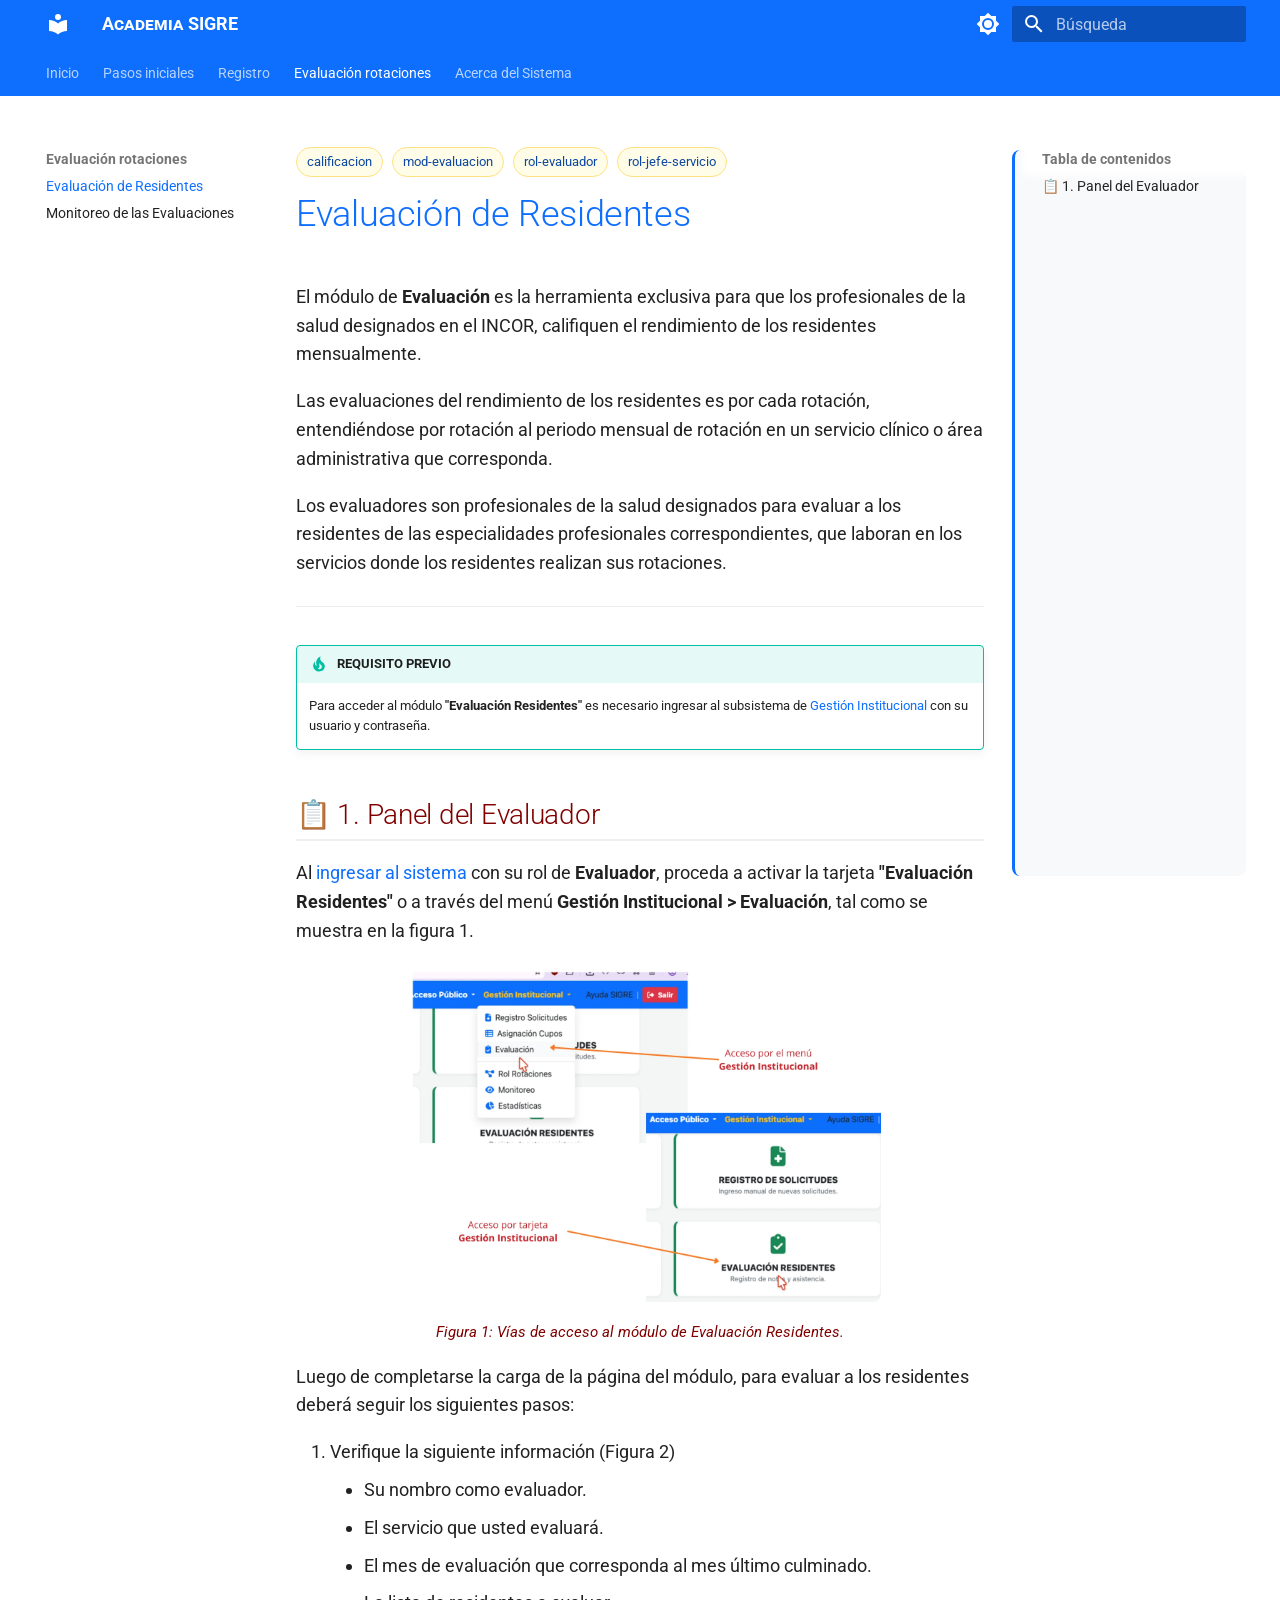
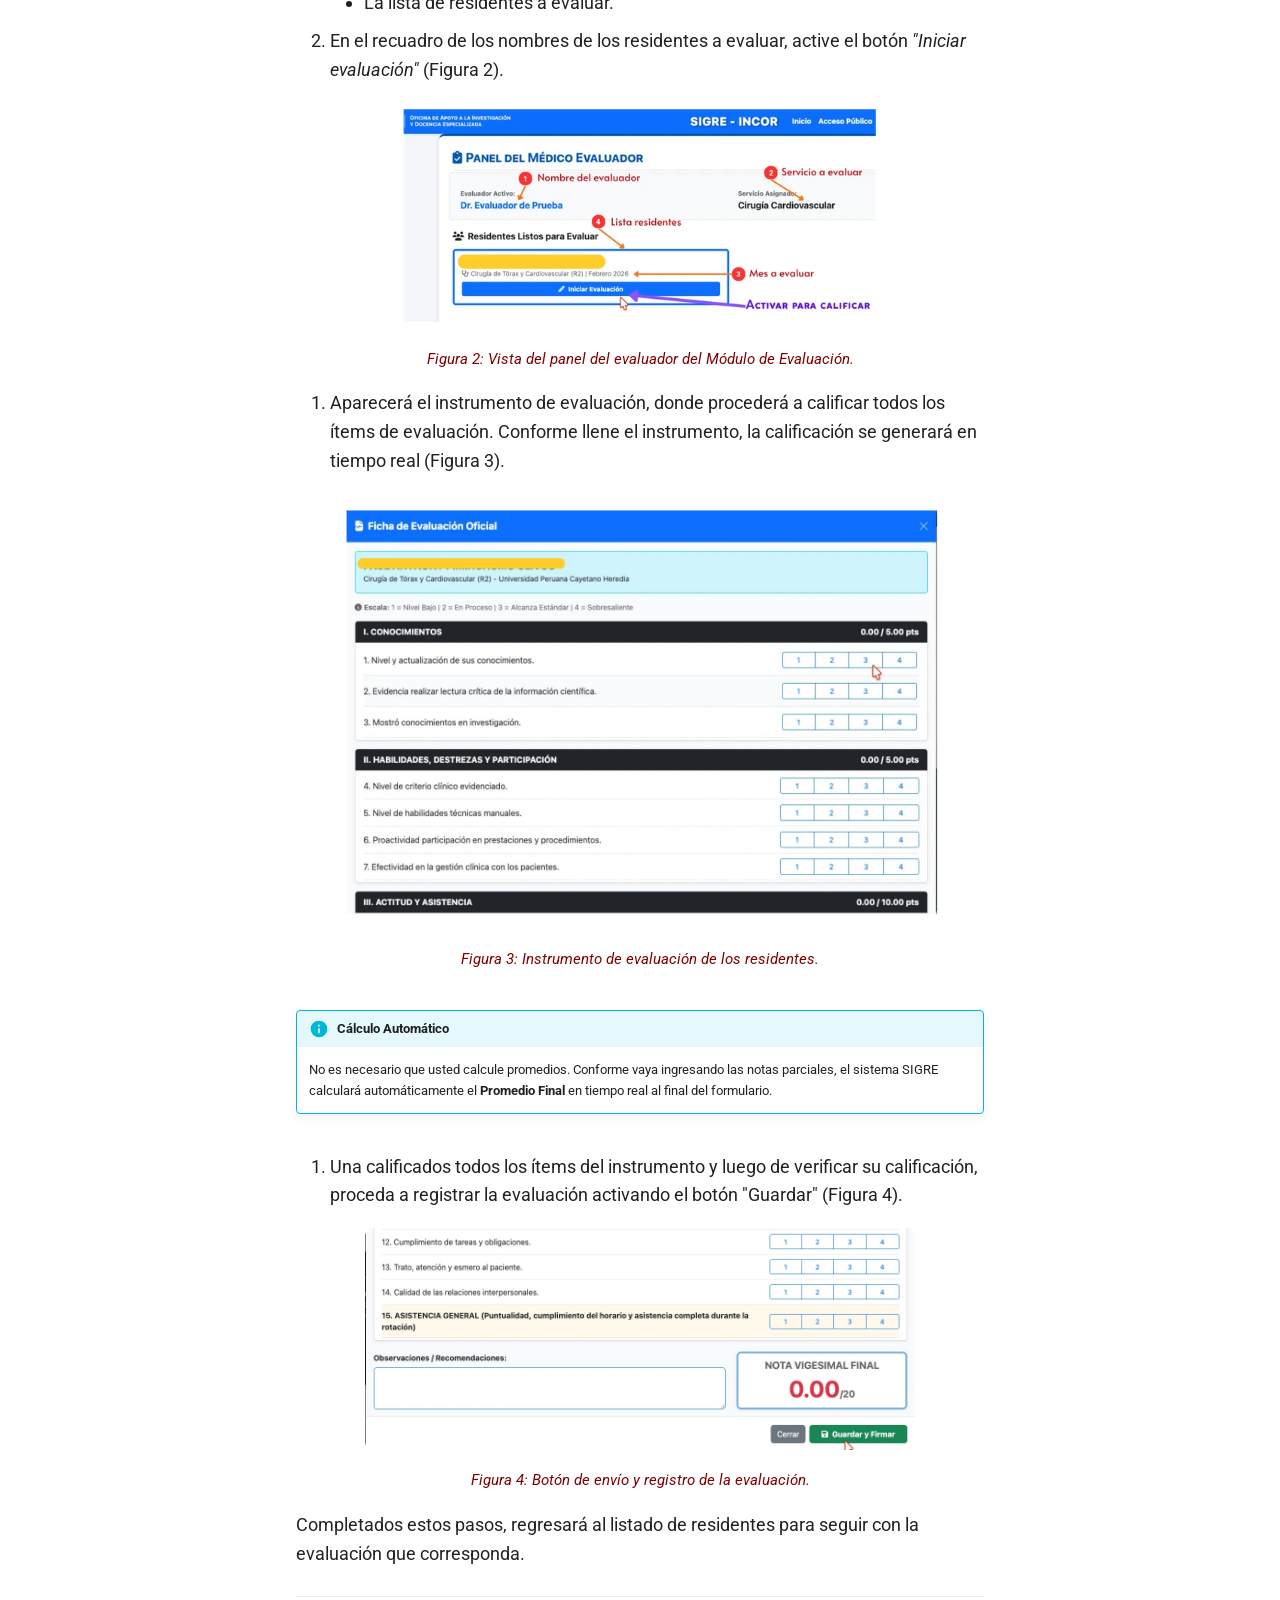
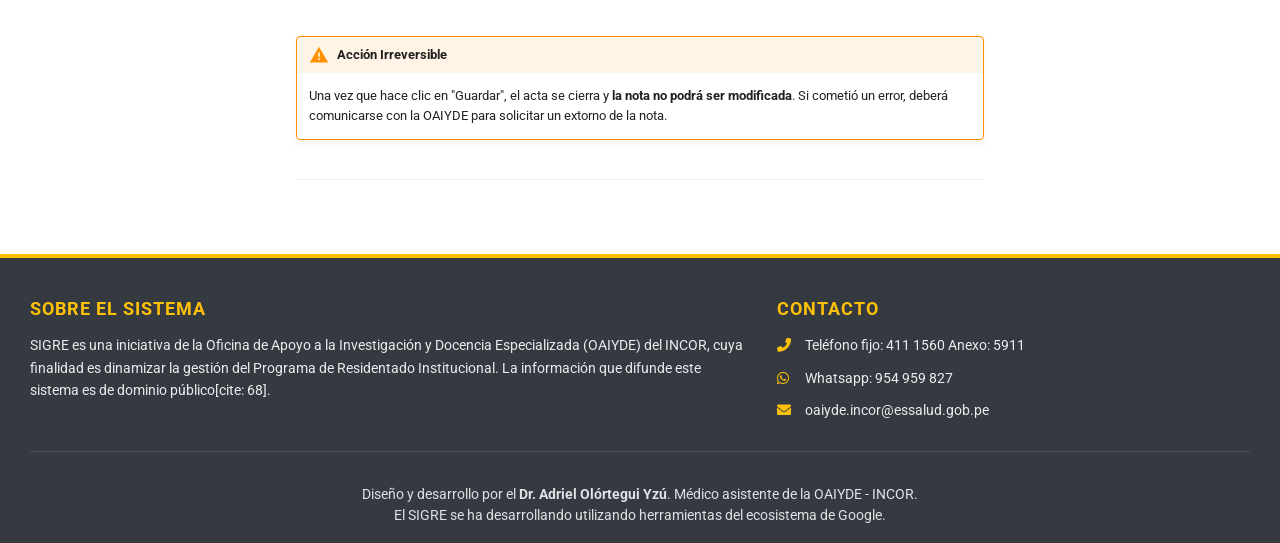
<file: evaluacion_residentes/index.html>
<!doctype html>
<html lang="es" class="no-js">
  <head>
    
      <meta charset="utf-8">
      <meta name="viewport" content="width=device-width,initial-scale=1">
      
        <meta name="description" content="Documentación oficial y manual operativo del Sistema de Gestión de Residentado (SIGRE) - INCOR.">
      
      
        <meta name="author" content="OAIYDE - INCOR">
      
      
      
        <link rel="prev" href="../registro/">
      
      
        <link rel="next" href="../monitoreo_evaluaciones/">
      
      
        
      
      
      <link rel="icon" href="../assets/images/favicon.png">
      <meta name="generator" content="mkdocs-1.6.1, mkdocs-material-9.7.6">
    
    
      
        <title>Evaluación de Residentes - Academia SIGRE</title>
      
    
    
      <link rel="stylesheet" href="../assets/stylesheets/main.484c7ddc.min.css">
      
        
        <link rel="stylesheet" href="../assets/stylesheets/palette.ab4e12ef.min.css">
      
      


    
    
      
    
    
      
        
        
        <link rel="preconnect" href="https://fonts.gstatic.com" crossorigin>
        <link rel="stylesheet" href="https://fonts.googleapis.com/css?family=Roboto:300,300i,400,400i,700,700i%7CRoboto+Mono:400,400i,700,700i&display=fallback">
        <style>:root{--md-text-font:"Roboto";--md-code-font:"Roboto Mono"}</style>
      
    
    
      <link rel="stylesheet" href="../stylesheets/extra.css">
    
    <script>__md_scope=new URL("..",location),__md_hash=e=>[...e].reduce(((e,_)=>(e<<5)-e+_.charCodeAt(0)),0),__md_get=(e,_=localStorage,t=__md_scope)=>JSON.parse(_.getItem(t.pathname+"."+e)),__md_set=(e,_,t=localStorage,a=__md_scope)=>{try{t.setItem(a.pathname+"."+e,JSON.stringify(_))}catch(e){}}</script>
    
      

    
    
  </head>
  
  
    
    
      
    
    
    
    
    <body dir="ltr" data-md-color-scheme="default" data-md-color-primary="custom" data-md-color-accent="red">
  
    
    <input class="md-toggle" data-md-toggle="drawer" type="checkbox" id="__drawer" autocomplete="off">
    <input class="md-toggle" data-md-toggle="search" type="checkbox" id="__search" autocomplete="off">
    <label class="md-overlay" for="__drawer"></label>
    <div data-md-component="skip">
      
        
        <a href="#evaluacion-de-residentes" class="md-skip">
          Saltar a contenido
        </a>
      
    </div>
    <div data-md-component="announce">
      
    </div>
    
    
      

<header class="md-header" data-md-component="header">
  <nav class="md-header__inner md-grid" aria-label="Cabecera">
    <a href=".." title="Academia SIGRE" class="md-header__button md-logo" aria-label="Academia SIGRE" data-md-component="logo">
      
  
  <svg xmlns="http://www.w3.org/2000/svg" viewBox="0 0 24 24"><path d="M12 8a3 3 0 0 0 3-3 3 3 0 0 0-3-3 3 3 0 0 0-3 3 3 3 0 0 0 3 3m0 3.54C9.64 9.35 6.5 8 3 8v11c3.5 0 6.64 1.35 9 3.54 2.36-2.19 5.5-3.54 9-3.54V8c-3.5 0-6.64 1.35-9 3.54"/></svg>

    </a>
    <label class="md-header__button md-icon" for="__drawer">
      
      <svg xmlns="http://www.w3.org/2000/svg" viewBox="0 0 24 24"><path d="M3 6h18v2H3zm0 5h18v2H3zm0 5h18v2H3z"/></svg>
    </label>
    <div class="md-header__title" data-md-component="header-title">
      <div class="md-header__ellipsis">
        <div class="md-header__topic">
          <span class="md-ellipsis">
            Academia SIGRE
          </span>
        </div>
        <div class="md-header__topic" data-md-component="header-topic">
          <span class="md-ellipsis">
            
              Evaluación de Residentes
            
          </span>
        </div>
      </div>
    </div>
    
      
        <form class="md-header__option" data-md-component="palette">
  
    
    
    
    <input class="md-option" data-md-color-media="(prefers-color-scheme: light)" data-md-color-scheme="default" data-md-color-primary="custom" data-md-color-accent="red"  aria-label="Cambiar a modo oscuro"  type="radio" name="__palette" id="__palette_0">
    
      <label class="md-header__button md-icon" title="Cambiar a modo oscuro" for="__palette_1" hidden>
        <svg xmlns="http://www.w3.org/2000/svg" viewBox="0 0 24 24"><path d="M12 8a4 4 0 0 0-4 4 4 4 0 0 0 4 4 4 4 0 0 0 4-4 4 4 0 0 0-4-4m0 10a6 6 0 0 1-6-6 6 6 0 0 1 6-6 6 6 0 0 1 6 6 6 6 0 0 1-6 6m8-9.31V4h-4.69L12 .69 8.69 4H4v4.69L.69 12 4 15.31V20h4.69L12 23.31 15.31 20H20v-4.69L23.31 12z"/></svg>
      </label>
    
  
    
    
    
    <input class="md-option" data-md-color-media="(prefers-color-scheme: dark)" data-md-color-scheme="slate" data-md-color-primary="custom" data-md-color-accent="red"  aria-label="Cambiar a modo claro"  type="radio" name="__palette" id="__palette_1">
    
      <label class="md-header__button md-icon" title="Cambiar a modo claro" for="__palette_0" hidden>
        <svg xmlns="http://www.w3.org/2000/svg" viewBox="0 0 24 24"><path d="M12 18c-.89 0-1.74-.2-2.5-.55C11.56 16.5 13 14.42 13 12s-1.44-4.5-3.5-5.45C10.26 6.2 11.11 6 12 6a6 6 0 0 1 6 6 6 6 0 0 1-6 6m8-9.31V4h-4.69L12 .69 8.69 4H4v4.69L.69 12 4 15.31V20h4.69L12 23.31 15.31 20H20v-4.69L23.31 12z"/></svg>
      </label>
    
  
</form>
      
    
    
      <script>var palette=__md_get("__palette");if(palette&&palette.color){if("(prefers-color-scheme)"===palette.color.media){var media=matchMedia("(prefers-color-scheme: light)"),input=document.querySelector(media.matches?"[data-md-color-media='(prefers-color-scheme: light)']":"[data-md-color-media='(prefers-color-scheme: dark)']");palette.color.media=input.getAttribute("data-md-color-media"),palette.color.scheme=input.getAttribute("data-md-color-scheme"),palette.color.primary=input.getAttribute("data-md-color-primary"),palette.color.accent=input.getAttribute("data-md-color-accent")}for(var[key,value]of Object.entries(palette.color))document.body.setAttribute("data-md-color-"+key,value)}</script>
    
    
    
      
      
        <label class="md-header__button md-icon" for="__search">
          
          <svg xmlns="http://www.w3.org/2000/svg" viewBox="0 0 24 24"><path d="M9.5 3A6.5 6.5 0 0 1 16 9.5c0 1.61-.59 3.09-1.56 4.23l.27.27h.79l5 5-1.5 1.5-5-5v-.79l-.27-.27A6.52 6.52 0 0 1 9.5 16 6.5 6.5 0 0 1 3 9.5 6.5 6.5 0 0 1 9.5 3m0 2C7 5 5 7 5 9.5S7 14 9.5 14 14 12 14 9.5 12 5 9.5 5"/></svg>
        </label>
        <div class="md-search" data-md-component="search" role="dialog">
  <label class="md-search__overlay" for="__search"></label>
  <div class="md-search__inner" role="search">
    <form class="md-search__form" name="search">
      <input type="text" class="md-search__input" name="query" aria-label="Búsqueda" placeholder="Búsqueda" autocapitalize="off" autocorrect="off" autocomplete="off" spellcheck="false" data-md-component="search-query" required>
      <label class="md-search__icon md-icon" for="__search">
        
        <svg xmlns="http://www.w3.org/2000/svg" viewBox="0 0 24 24"><path d="M9.5 3A6.5 6.5 0 0 1 16 9.5c0 1.61-.59 3.09-1.56 4.23l.27.27h.79l5 5-1.5 1.5-5-5v-.79l-.27-.27A6.52 6.52 0 0 1 9.5 16 6.5 6.5 0 0 1 3 9.5 6.5 6.5 0 0 1 9.5 3m0 2C7 5 5 7 5 9.5S7 14 9.5 14 14 12 14 9.5 12 5 9.5 5"/></svg>
        
        <svg xmlns="http://www.w3.org/2000/svg" viewBox="0 0 24 24"><path d="M20 11v2H8l5.5 5.5-1.42 1.42L4.16 12l7.92-7.92L13.5 5.5 8 11z"/></svg>
      </label>
      <nav class="md-search__options" aria-label="Buscar">
        
        <button type="reset" class="md-search__icon md-icon" title="Limpiar" aria-label="Limpiar" tabindex="-1">
          
          <svg xmlns="http://www.w3.org/2000/svg" viewBox="0 0 24 24"><path d="M19 6.41 17.59 5 12 10.59 6.41 5 5 6.41 10.59 12 5 17.59 6.41 19 12 13.41 17.59 19 19 17.59 13.41 12z"/></svg>
        </button>
      </nav>
      
        <div class="md-search__suggest" data-md-component="search-suggest"></div>
      
    </form>
    <div class="md-search__output">
      <div class="md-search__scrollwrap" tabindex="0" data-md-scrollfix>
        <div class="md-search-result" data-md-component="search-result">
          <div class="md-search-result__meta">
            Inicializando búsqueda
          </div>
          <ol class="md-search-result__list" role="presentation"></ol>
        </div>
      </div>
    </div>
  </div>
</div>
      
    
    
  </nav>
  
</header>
    
    <div class="md-container" data-md-component="container">
      
      
        
          
            
<nav class="md-tabs" aria-label="Pestañas" data-md-component="tabs">
  <div class="md-grid">
    <ul class="md-tabs__list">
      
        
  
  
  
  
    <li class="md-tabs__item">
      <a href=".." class="md-tabs__link">
        
  
  
    
  
  Inicio

      </a>
    </li>
  

      
        
  
  
  
  
    
    
      <li class="md-tabs__item">
        <a href="../acceso_sistema/" class="md-tabs__link">
          
  
  
  Pasos iniciales

        </a>
      </li>
    
  

      
        
  
  
  
  
    <li class="md-tabs__item">
      <a href="../registro/" class="md-tabs__link">
        
  
  
    
  
  Registro

      </a>
    </li>
  

      
        
  
  
  
    
  
  
    
    
      <li class="md-tabs__item md-tabs__item--active">
        <a href="./" class="md-tabs__link">
          
  
  
  Evaluación rotaciones

        </a>
      </li>
    
  

      
        
  
  
  
  
    
    
      <li class="md-tabs__item">
        <a href="../creditos/" class="md-tabs__link">
          
  
  
  Acerca del Sistema

        </a>
      </li>
    
  

      
    </ul>
  </div>
</nav>
          
        
      
      <main class="md-main" data-md-component="main">
        <div class="md-main__inner md-grid">
          
            
              
              <div class="md-sidebar md-sidebar--primary" data-md-component="sidebar" data-md-type="navigation" >
                <div class="md-sidebar__scrollwrap">
                  <div class="md-sidebar__inner">
                    


  


<nav class="md-nav md-nav--primary md-nav--lifted" aria-label="Navegación" data-md-level="0">
  <label class="md-nav__title" for="__drawer">
    <a href=".." title="Academia SIGRE" class="md-nav__button md-logo" aria-label="Academia SIGRE" data-md-component="logo">
      
  
  <svg xmlns="http://www.w3.org/2000/svg" viewBox="0 0 24 24"><path d="M12 8a3 3 0 0 0 3-3 3 3 0 0 0-3-3 3 3 0 0 0-3 3 3 3 0 0 0 3 3m0 3.54C9.64 9.35 6.5 8 3 8v11c3.5 0 6.64 1.35 9 3.54 2.36-2.19 5.5-3.54 9-3.54V8c-3.5 0-6.64 1.35-9 3.54"/></svg>

    </a>
    Academia SIGRE
  </label>
  
  <ul class="md-nav__list" data-md-scrollfix>
    
      
      
  
  
  
  
    <li class="md-nav__item">
      <a href=".." class="md-nav__link">
        
  
  
  <span class="md-ellipsis">
    
  
    Inicio
  

    
  </span>
  
  

      </a>
    </li>
  

    
      
      
  
  
  
  
    
    
    
    
      
      
        
      
    
    
    <li class="md-nav__item md-nav__item--nested">
      
        
        
        <input class="md-nav__toggle md-toggle " type="checkbox" id="__nav_2" >
        
          
          <label class="md-nav__link" for="__nav_2" id="__nav_2_label" tabindex="0">
            
  
  
  <span class="md-ellipsis">
    
  
    Pasos iniciales
  

    
  </span>
  
  

            <span class="md-nav__icon md-icon"></span>
          </label>
        
        <nav class="md-nav" data-md-level="1" aria-labelledby="__nav_2_label" aria-expanded="false">
          <label class="md-nav__title" for="__nav_2">
            <span class="md-nav__icon md-icon"></span>
            
  
    Pasos iniciales
  

          </label>
          <ul class="md-nav__list" data-md-scrollfix>
            
              
                
  
  
  
  
    <li class="md-nav__item">
      <a href="../acceso_sistema/" class="md-nav__link">
        
  
  
  <span class="md-ellipsis">
    
  
    Inicio sesión
  

    
  </span>
  
  

      </a>
    </li>
  

              
            
          </ul>
        </nav>
      
    </li>
  

    
      
      
  
  
  
  
    <li class="md-nav__item">
      <a href="../registro/" class="md-nav__link">
        
  
  
  <span class="md-ellipsis">
    
  
    Registro
  

    
  </span>
  
  

      </a>
    </li>
  

    
      
      
  
  
    
  
  
  
    
    
    
    
      
        
        
      
      
        
      
    
    
    <li class="md-nav__item md-nav__item--active md-nav__item--section md-nav__item--nested">
      
        
        
        <input class="md-nav__toggle md-toggle " type="checkbox" id="__nav_4" checked>
        
          
          <label class="md-nav__link" for="__nav_4" id="__nav_4_label" tabindex="">
            
  
  
  <span class="md-ellipsis">
    
  
    Evaluación rotaciones
  

    
  </span>
  
  

            <span class="md-nav__icon md-icon"></span>
          </label>
        
        <nav class="md-nav" data-md-level="1" aria-labelledby="__nav_4_label" aria-expanded="true">
          <label class="md-nav__title" for="__nav_4">
            <span class="md-nav__icon md-icon"></span>
            
  
    Evaluación rotaciones
  

          </label>
          <ul class="md-nav__list" data-md-scrollfix>
            
              
                
  
  
    
  
  
  
    <li class="md-nav__item md-nav__item--active">
      
      <input class="md-nav__toggle md-toggle" type="checkbox" id="__toc">
      
      
        
      
      
        <label class="md-nav__link md-nav__link--active" for="__toc">
          
  
  
  <span class="md-ellipsis">
    
  
    Evaluación de Residentes
  

    
  </span>
  
  

          <span class="md-nav__icon md-icon"></span>
        </label>
      
      <a href="./" class="md-nav__link md-nav__link--active">
        
  
  
  <span class="md-ellipsis">
    
  
    Evaluación de Residentes
  

    
  </span>
  
  

      </a>
      
        

<nav class="md-nav md-nav--secondary" aria-label="Tabla de contenidos">
  
  
  
    
  
  
    <label class="md-nav__title" for="__toc">
      <span class="md-nav__icon md-icon"></span>
      Tabla de contenidos
    </label>
    <ul class="md-nav__list" data-md-component="toc" data-md-scrollfix>
      
        <li class="md-nav__item">
  <a href="#1-panel-del-evaluador" class="md-nav__link">
    <span class="md-ellipsis">
      
        📋 1. Panel del Evaluador
      
    </span>
  </a>
  
</li>
      
    </ul>
  
</nav>
      
    </li>
  

              
            
              
                
  
  
  
  
    <li class="md-nav__item">
      <a href="../monitoreo_evaluaciones/" class="md-nav__link">
        
  
  
  <span class="md-ellipsis">
    
  
    Monitoreo de las Evaluaciones
  

    
  </span>
  
  

      </a>
    </li>
  

              
            
          </ul>
        </nav>
      
    </li>
  

    
      
      
  
  
  
  
    
    
    
    
      
      
        
      
    
    
    <li class="md-nav__item md-nav__item--nested">
      
        
        
        <input class="md-nav__toggle md-toggle " type="checkbox" id="__nav_5" >
        
          
          <label class="md-nav__link" for="__nav_5" id="__nav_5_label" tabindex="0">
            
  
  
  <span class="md-ellipsis">
    
  
    Acerca del Sistema
  

    
  </span>
  
  

            <span class="md-nav__icon md-icon"></span>
          </label>
        
        <nav class="md-nav" data-md-level="1" aria-labelledby="__nav_5_label" aria-expanded="false">
          <label class="md-nav__title" for="__nav_5">
            <span class="md-nav__icon md-icon"></span>
            
  
    Acerca del Sistema
  

          </label>
          <ul class="md-nav__list" data-md-scrollfix>
            
              
                
  
  
  
  
    <li class="md-nav__item">
      <a href="../creditos/" class="md-nav__link">
        
  
  
  <span class="md-ellipsis">
    
  
    Créditos y Agradecimientos
  

    
  </span>
  
  

      </a>
    </li>
  

              
            
          </ul>
        </nav>
      
    </li>
  

    
  </ul>
</nav>
                  </div>
                </div>
              </div>
            
            
              
              <div class="md-sidebar md-sidebar--secondary" data-md-component="sidebar" data-md-type="toc" >
                <div class="md-sidebar__scrollwrap">
                  <div class="md-sidebar__inner">
                    

<nav class="md-nav md-nav--secondary" aria-label="Tabla de contenidos">
  
  
  
    
  
  
    <label class="md-nav__title" for="__toc">
      <span class="md-nav__icon md-icon"></span>
      Tabla de contenidos
    </label>
    <ul class="md-nav__list" data-md-component="toc" data-md-scrollfix>
      
        <li class="md-nav__item">
  <a href="#1-panel-del-evaluador" class="md-nav__link">
    <span class="md-ellipsis">
      
        📋 1. Panel del Evaluador
      
    </span>
  </a>
  
</li>
      
    </ul>
  
</nav>
                  </div>
                </div>
              </div>
            
          
          
            <div class="md-content" data-md-component="content">
              
              <article class="md-content__inner md-typeset">
                
                  

  <nav class="md-tags" >
    
      
      
      
      
        <span class="md-tag">calificacion</span>
      
    
      
      
      
      
        <span class="md-tag">mod-evaluacion</span>
      
    
      
      
      
      
        <span class="md-tag">rol-evaluador</span>
      
    
      
      
      
      
        <span class="md-tag">rol-jefe-servicio</span>
      
    
  </nav>



<h1 id="evaluacion-de-residentes">Evaluación de Residentes</h1>
<p>El módulo de <strong>Evaluación</strong> es la herramienta exclusiva para que los profesionales de la salud designados en el INCOR, califiquen el rendimiento de los residentes mensualmente.</p>
<p>Las evaluaciones del rendimiento de los residentes es por cada rotación, entendiéndose por rotación al periodo mensual de rotación en un servicio clínico o área administrativa que corresponda.</p>
<p>Los evaluadores son profesionales de la salud designados para evaluar a los residentes de las especialidades profesionales correspondientes, que laboran en los servicios donde los residentes realizan sus rotaciones.</p>
<hr />
<div class="admonition tip">
<p class="admonition-title"><strong>REQUISITO PREVIO</strong></p>
<p>Para acceder al módulo <strong>"Evaluación Residentes"</strong> es necesario ingresar al subsistema de <a href="../acceso_sistema/">Gestión Institucional</a> con su usuario y contraseña.</p>
</div>
<h2 id="1-panel-del-evaluador">📋 1. Panel del Evaluador</h2>
<p>Al <a href="../acceso_sistema/">ingresar al sistema</a> con su rol de <strong>Evaluador</strong>, proceda a activar la tarjeta <strong>"Evaluación Residentes"</strong> o a través del menú <strong>Gestión Institucional &gt; Evaluación</strong>, tal como se muestra en la figura 1.</p>
<p><img alt="Bandeja de entrada" src="../images/Figura_1.webp" style="width: 70%; display: block; margin: 0 auto;" /></p>
<div style="text-align: center; font-size: 0.85em; color: #777; margin-top: 8px;">
  <i>Figura 1: Vías de acceso al módulo de Evaluación Residentes.</i>
</div>

<p>Luego de completarse la carga de la página del módulo, para evaluar a los residentes deberá seguir los siguientes pasos:</p>
<ol>
<li>Verifique la siguiente información (Figura 2) <ul>
<li>Su nombro como evaluador.</li>
<li>El servicio que usted evaluará.</li>
<li>El mes de evaluación que corresponda al mes último culminado.</li>
<li>La lista de residentes a evaluar.</li>
</ul>
</li>
<li>En el recuadro de los nombres de los residentes a evaluar, active el botón <em>"Iniciar evaluación"</em> (Figura 2).</li>
</ol>
<p><img alt="Bandeja de entrada" src="../images/Figura_2.webp" style="width: 70%; display: block; margin: 0 auto;" /></p>
<div style="text-align: center; font-size: 0.85em; color: #777; margin-top: 8px;">
  <i>Figura 2: Vista del panel del evaluador del Módulo de Evaluación.</i>
</div>

<ol>
<li>Aparecerá el instrumento de evaluación, donde procederá a calificar todos los ítems de evaluación.  Conforme llene el instrumento, la calificación se generará en tiempo real (Figura 3).</li>
</ol>
<p><img alt="Bandeja de entrada" src="../images/Figura_3.webp" style="width: 90%; display: block; margin: 0 auto;" /></p>
<div style="text-align: center; font-size: 0.85em; color: #777; margin-top: 8px;">
  <i>Figura 3: Instrumento de evaluación de los residentes.</i>
</div>

<div class="admonition info">
<p class="admonition-title">Cálculo Automático</p>
<p>No es necesario que usted calcule promedios. Conforme vaya ingresando las notas parciales, el sistema SIGRE calculará automáticamente el <strong>Promedio Final</strong> en tiempo real al final del formulario.</p>
</div>
<ol>
<li>Una calificados todos los ítems del instrumento y luego de verificar su calificación, proceda a registrar la evaluación activando el botón "Guardar" (Figura 4).</li>
</ol>
<p><img alt="Bandeja de entrada" src="../images/Figura_4.webp" style="width: 80%; display: block; margin: 0 auto;" /></p>
<div style="text-align: center; font-size: 0.85em; color: #777; margin-top: 8px;">
  <i>Figura 4: Botón de envío y registro de la evaluación.</i>
</div>

<p>Completados estos pasos, regresará al listado de residentes para seguir con la evaluación que corresponda.</p>
<hr />
<div class="admonition warning">
<p class="admonition-title">Acción Irreversible</p>
<p>Una vez que hace clic en "Guardar", el acta se cierra y <strong>la nota no podrá ser modificada</strong>. Si cometió un error, deberá comunicarse con la OAIYDE para solicitar un extorno de la nota.</p>
</div>
<hr />







  
  






                
              </article>
            </div>
          
          
<script>var target=document.getElementById(location.hash.slice(1));target&&target.name&&(target.checked=target.name.startsWith("__tabbed_"))</script>
        </div>
        
          <button type="button" class="md-top md-icon" data-md-component="top" hidden>
  
  <svg xmlns="http://www.w3.org/2000/svg" viewBox="0 0 24 24"><path d="M13 20h-2V8l-5.5 5.5-1.42-1.42L12 4.16l7.92 7.92-1.42 1.42L13 8z"/></svg>
  Volver al principio
</button>
        
      </main>
      
<link rel="stylesheet" href="https://cdnjs.cloudflare.com/ajax/libs/font-awesome/6.0.0/css/all.min.css">
<style>
  .site-footer { 
    background-color: #343a40; /* Fondo oscuro SIGRE */
    color: #f8f9fa; 
    padding: 40px 20px 20px 20px; 
    font-size: 0.7rem; 
    margin-top: 50px;
    border-top: 4px solid #ffc107; /* Un toque de diseño superior amarillo */
  }
  .footer-container {
    max-width: 1220px; /* Alineado con el ancho de MkDocs */
    margin: 0 auto;
  }
  .footer-row {
    display: flex;
    flex-wrap: wrap;
    justify-content: space-between;
    gap: 30px;
  }
  .col-about { flex: 1 1 55%; }
  .col-contact { flex: 1 1 35%; }
  
  .footer-col-title { 
    font-weight: bold; 
    color: #ffc107; /* Títulos amarillos */
    margin-bottom: 15px; 
    text-transform: uppercase; 
    font-size: 0.9rem; 
    letter-spacing: 1px; 
  }
  .footer-text { 
    line-height: 1.6; 
    color: #e9ecef; 
  }
  .footer-contact i { 
    width: 25px; 
    color: #ffc107; 
  }
  .footer-credits { 
    border-top: 1px solid #495057;
    margin-top: 30px; 
    padding-top: 20px; 
    font-size: 0.7rem; 
    color: #dee2e6; 
    text-align: center;
    width: 100%;
  }

  /* Diseño adaptativo (Responsive) para celulares */
  @media (max-width: 768px) {
    .footer-row { flex-direction: column; }
    .col-about, .col-contact { flex: 1 1 100%; }
  }
</style>

<footer class="site-footer">
  <div class="footer-container">
    <div class="footer-row">
      <div class="col-about">
        <div class="footer-col-title">Sobre el Sistema</div>
        <div class="footer-text">
          SIGRE es una iniciativa de la Oficina de Apoyo a la Investigación y Docencia Especializada (OAIYDE) del INCOR, 
          cuya finalidad es dinamizar la gestión del Programa de Residentado Institucional. 
          La información que difunde este sistema es de dominio público[cite: 68].
        </div>
      </div>
      <div class="col-contact">
        <div class="footer-col-title">Contacto</div>
        <div class="footer-text footer-contact">
          <div><i class="fas fa-phone-alt"></i> Teléfono fijo: 411 1560 Anexo: 5911</div>
          <div style="margin: 10px 0;"><i class="fab fa-whatsapp"></i> Whatsapp: 954 959 827</div>
          <div><i class="fas fa-envelope"></i> oaiyde.incor@essalud.gob.pe</div>
        </div>
      </div>
    </div>
  
    <div class="footer-row">
      <div class="footer-credits">
        <p style="margin-bottom: 5px;">Diseño y desarrollo por el <strong>Dr. Adriel Olórtegui Yzú</strong>. Médico asistente de la OAIYDE - INCOR.</p>
        <p style="margin: 0;">El SIGRE se ha desarrollando utilizando herramientas del ecosistema de Google.</p>
      </div>
    </div>
  </div>
</footer>

    </div>
    <div class="md-dialog" data-md-component="dialog">
      <div class="md-dialog__inner md-typeset"></div>
    </div>
    
    
    
      
      
      <script id="__config" type="application/json">{"annotate": null, "base": "..", "features": ["navigation.tabs", "navigation.sections", "navigation.top", "search.suggest", "search.highlight", "content.code.copy"], "search": "../assets/javascripts/workers/search.2c215733.min.js", "tags": null, "translations": {"clipboard.copied": "Copiado al portapapeles", "clipboard.copy": "Copiar al portapapeles", "search.result.more.one": "1 m\u00e1s en esta p\u00e1gina", "search.result.more.other": "# m\u00e1s en esta p\u00e1gina", "search.result.none": "No se encontraron documentos", "search.result.one": "1 documento encontrado", "search.result.other": "# documentos encontrados", "search.result.placeholder": "Teclee para comenzar b\u00fasqueda", "search.result.term.missing": "Falta", "select.version": "Seleccionar versi\u00f3n"}, "version": null}</script>
    
    
      <script src="../assets/javascripts/bundle.79ae519e.min.js"></script>
      
    
  </body>
</html>
</file>
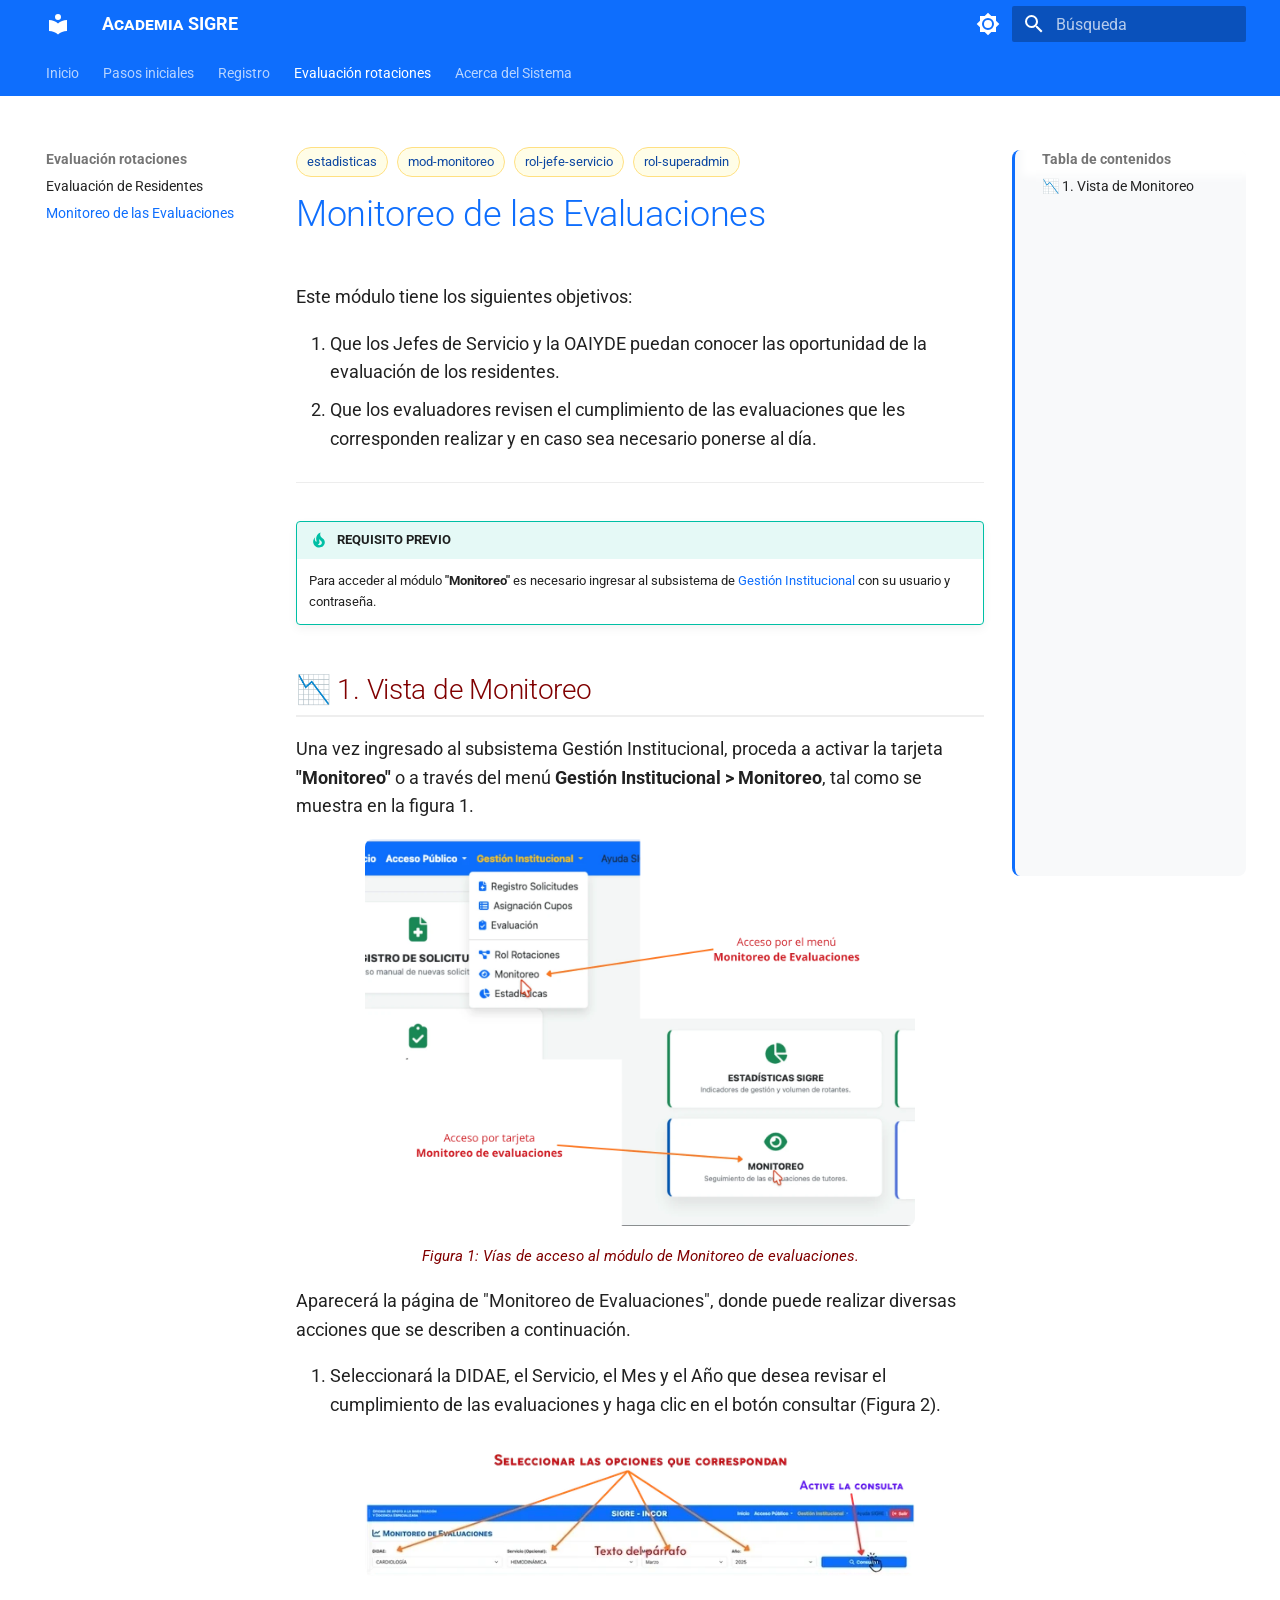
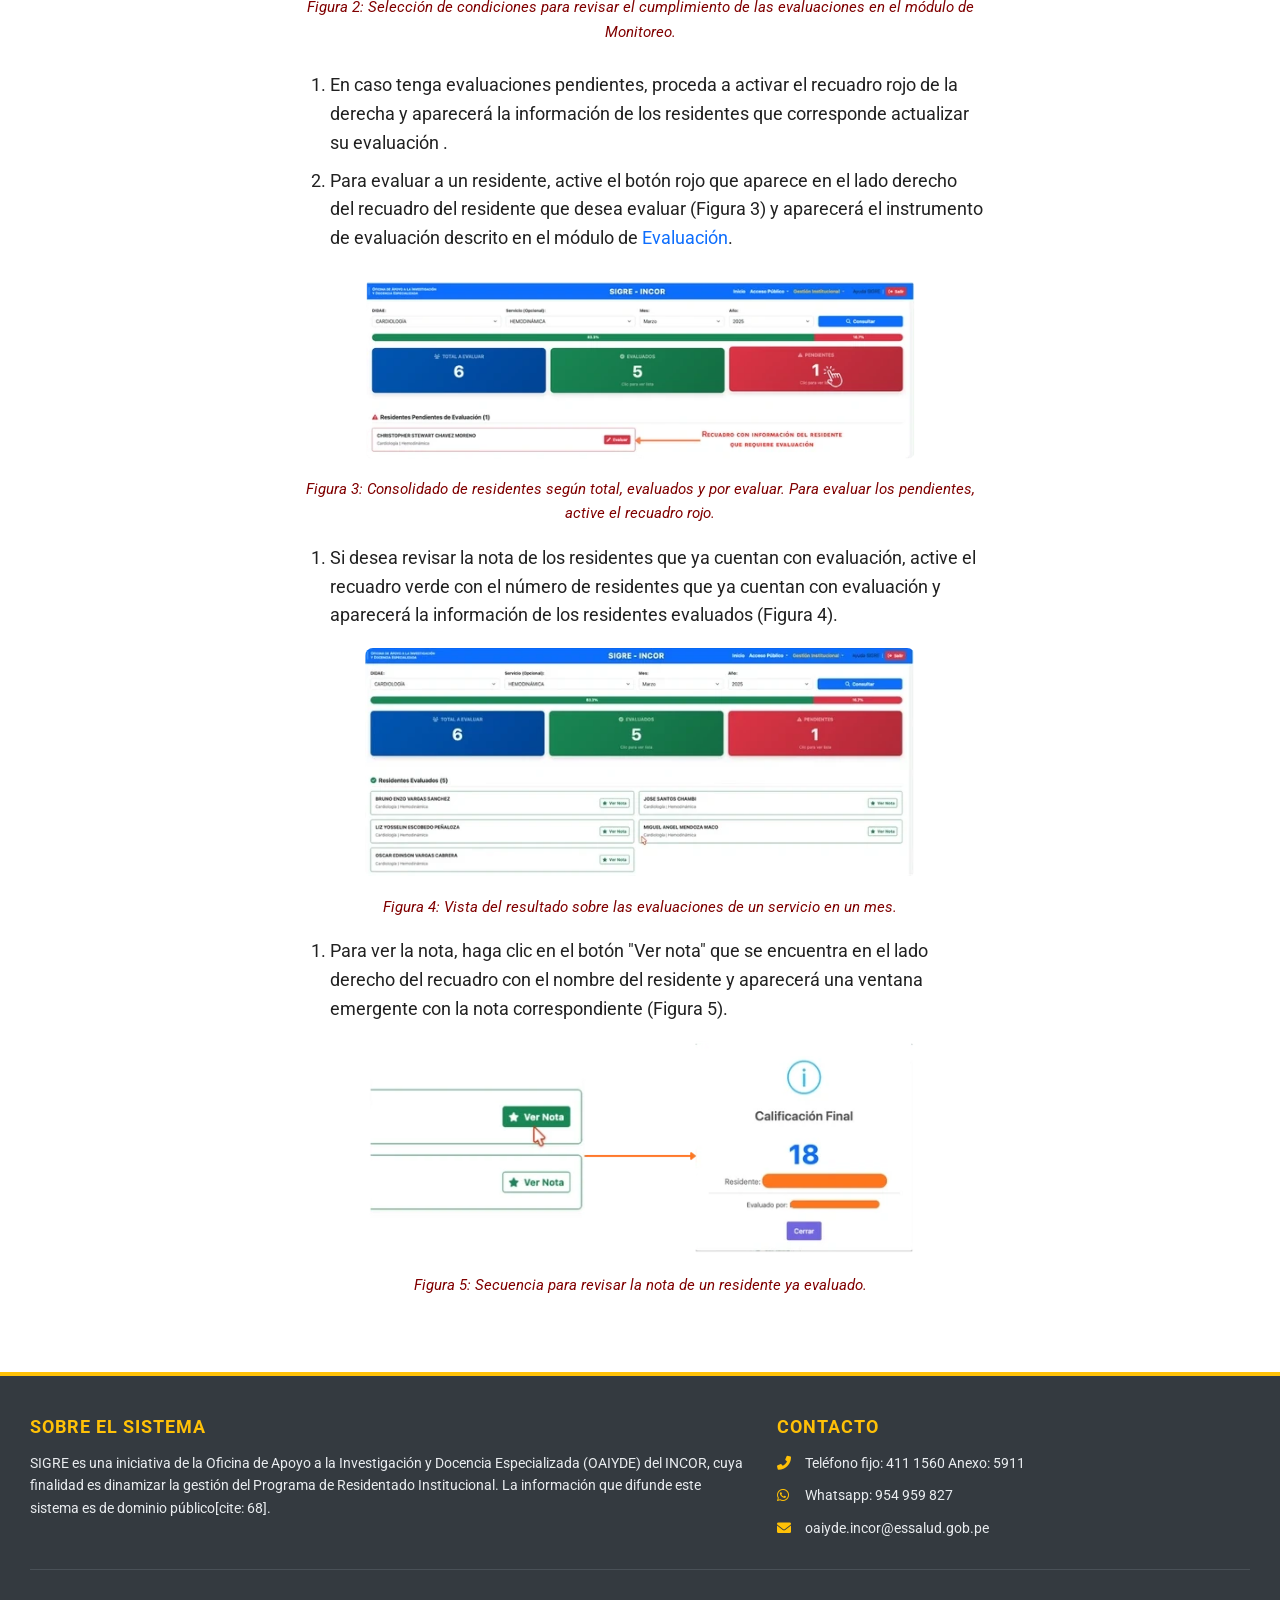
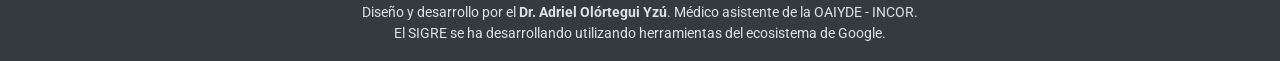
<file: monitoreo_evaluaciones/index.html>
<!doctype html>
<html lang="es" class="no-js">
  <head>
    
      <meta charset="utf-8">
      <meta name="viewport" content="width=device-width,initial-scale=1">
      
        <meta name="description" content="Documentación oficial y manual operativo del Sistema de Gestión de Residentado (SIGRE) - INCOR.">
      
      
        <meta name="author" content="OAIYDE - INCOR">
      
      
      
        <link rel="prev" href="../evaluacion_residentes/">
      
      
        <link rel="next" href="../creditos/">
      
      
        
      
      
      <link rel="icon" href="../assets/images/favicon.png">
      <meta name="generator" content="mkdocs-1.6.1, mkdocs-material-9.7.6">
    
    
      
        <title>Monitoreo de las Evaluaciones - Academia SIGRE</title>
      
    
    
      <link rel="stylesheet" href="../assets/stylesheets/main.484c7ddc.min.css">
      
        
        <link rel="stylesheet" href="../assets/stylesheets/palette.ab4e12ef.min.css">
      
      


    
    
      
    
    
      
        
        
        <link rel="preconnect" href="https://fonts.gstatic.com" crossorigin>
        <link rel="stylesheet" href="https://fonts.googleapis.com/css?family=Roboto:300,300i,400,400i,700,700i%7CRoboto+Mono:400,400i,700,700i&display=fallback">
        <style>:root{--md-text-font:"Roboto";--md-code-font:"Roboto Mono"}</style>
      
    
    
      <link rel="stylesheet" href="../stylesheets/extra.css">
    
    <script>__md_scope=new URL("..",location),__md_hash=e=>[...e].reduce(((e,_)=>(e<<5)-e+_.charCodeAt(0)),0),__md_get=(e,_=localStorage,t=__md_scope)=>JSON.parse(_.getItem(t.pathname+"."+e)),__md_set=(e,_,t=localStorage,a=__md_scope)=>{try{t.setItem(a.pathname+"."+e,JSON.stringify(_))}catch(e){}}</script>
    
      

    
    
  </head>
  
  
    
    
      
    
    
    
    
    <body dir="ltr" data-md-color-scheme="default" data-md-color-primary="custom" data-md-color-accent="red">
  
    
    <input class="md-toggle" data-md-toggle="drawer" type="checkbox" id="__drawer" autocomplete="off">
    <input class="md-toggle" data-md-toggle="search" type="checkbox" id="__search" autocomplete="off">
    <label class="md-overlay" for="__drawer"></label>
    <div data-md-component="skip">
      
        
        <a href="#monitoreo-de-las-evaluaciones" class="md-skip">
          Saltar a contenido
        </a>
      
    </div>
    <div data-md-component="announce">
      
    </div>
    
    
      

<header class="md-header" data-md-component="header">
  <nav class="md-header__inner md-grid" aria-label="Cabecera">
    <a href=".." title="Academia SIGRE" class="md-header__button md-logo" aria-label="Academia SIGRE" data-md-component="logo">
      
  
  <svg xmlns="http://www.w3.org/2000/svg" viewBox="0 0 24 24"><path d="M12 8a3 3 0 0 0 3-3 3 3 0 0 0-3-3 3 3 0 0 0-3 3 3 3 0 0 0 3 3m0 3.54C9.64 9.35 6.5 8 3 8v11c3.5 0 6.64 1.35 9 3.54 2.36-2.19 5.5-3.54 9-3.54V8c-3.5 0-6.64 1.35-9 3.54"/></svg>

    </a>
    <label class="md-header__button md-icon" for="__drawer">
      
      <svg xmlns="http://www.w3.org/2000/svg" viewBox="0 0 24 24"><path d="M3 6h18v2H3zm0 5h18v2H3zm0 5h18v2H3z"/></svg>
    </label>
    <div class="md-header__title" data-md-component="header-title">
      <div class="md-header__ellipsis">
        <div class="md-header__topic">
          <span class="md-ellipsis">
            Academia SIGRE
          </span>
        </div>
        <div class="md-header__topic" data-md-component="header-topic">
          <span class="md-ellipsis">
            
              Monitoreo de las Evaluaciones
            
          </span>
        </div>
      </div>
    </div>
    
      
        <form class="md-header__option" data-md-component="palette">
  
    
    
    
    <input class="md-option" data-md-color-media="(prefers-color-scheme: light)" data-md-color-scheme="default" data-md-color-primary="custom" data-md-color-accent="red"  aria-label="Cambiar a modo oscuro"  type="radio" name="__palette" id="__palette_0">
    
      <label class="md-header__button md-icon" title="Cambiar a modo oscuro" for="__palette_1" hidden>
        <svg xmlns="http://www.w3.org/2000/svg" viewBox="0 0 24 24"><path d="M12 8a4 4 0 0 0-4 4 4 4 0 0 0 4 4 4 4 0 0 0 4-4 4 4 0 0 0-4-4m0 10a6 6 0 0 1-6-6 6 6 0 0 1 6-6 6 6 0 0 1 6 6 6 6 0 0 1-6 6m8-9.31V4h-4.69L12 .69 8.69 4H4v4.69L.69 12 4 15.31V20h4.69L12 23.31 15.31 20H20v-4.69L23.31 12z"/></svg>
      </label>
    
  
    
    
    
    <input class="md-option" data-md-color-media="(prefers-color-scheme: dark)" data-md-color-scheme="slate" data-md-color-primary="custom" data-md-color-accent="red"  aria-label="Cambiar a modo claro"  type="radio" name="__palette" id="__palette_1">
    
      <label class="md-header__button md-icon" title="Cambiar a modo claro" for="__palette_0" hidden>
        <svg xmlns="http://www.w3.org/2000/svg" viewBox="0 0 24 24"><path d="M12 18c-.89 0-1.74-.2-2.5-.55C11.56 16.5 13 14.42 13 12s-1.44-4.5-3.5-5.45C10.26 6.2 11.11 6 12 6a6 6 0 0 1 6 6 6 6 0 0 1-6 6m8-9.31V4h-4.69L12 .69 8.69 4H4v4.69L.69 12 4 15.31V20h4.69L12 23.31 15.31 20H20v-4.69L23.31 12z"/></svg>
      </label>
    
  
</form>
      
    
    
      <script>var palette=__md_get("__palette");if(palette&&palette.color){if("(prefers-color-scheme)"===palette.color.media){var media=matchMedia("(prefers-color-scheme: light)"),input=document.querySelector(media.matches?"[data-md-color-media='(prefers-color-scheme: light)']":"[data-md-color-media='(prefers-color-scheme: dark)']");palette.color.media=input.getAttribute("data-md-color-media"),palette.color.scheme=input.getAttribute("data-md-color-scheme"),palette.color.primary=input.getAttribute("data-md-color-primary"),palette.color.accent=input.getAttribute("data-md-color-accent")}for(var[key,value]of Object.entries(palette.color))document.body.setAttribute("data-md-color-"+key,value)}</script>
    
    
    
      
      
        <label class="md-header__button md-icon" for="__search">
          
          <svg xmlns="http://www.w3.org/2000/svg" viewBox="0 0 24 24"><path d="M9.5 3A6.5 6.5 0 0 1 16 9.5c0 1.61-.59 3.09-1.56 4.23l.27.27h.79l5 5-1.5 1.5-5-5v-.79l-.27-.27A6.52 6.52 0 0 1 9.5 16 6.5 6.5 0 0 1 3 9.5 6.5 6.5 0 0 1 9.5 3m0 2C7 5 5 7 5 9.5S7 14 9.5 14 14 12 14 9.5 12 5 9.5 5"/></svg>
        </label>
        <div class="md-search" data-md-component="search" role="dialog">
  <label class="md-search__overlay" for="__search"></label>
  <div class="md-search__inner" role="search">
    <form class="md-search__form" name="search">
      <input type="text" class="md-search__input" name="query" aria-label="Búsqueda" placeholder="Búsqueda" autocapitalize="off" autocorrect="off" autocomplete="off" spellcheck="false" data-md-component="search-query" required>
      <label class="md-search__icon md-icon" for="__search">
        
        <svg xmlns="http://www.w3.org/2000/svg" viewBox="0 0 24 24"><path d="M9.5 3A6.5 6.5 0 0 1 16 9.5c0 1.61-.59 3.09-1.56 4.23l.27.27h.79l5 5-1.5 1.5-5-5v-.79l-.27-.27A6.52 6.52 0 0 1 9.5 16 6.5 6.5 0 0 1 3 9.5 6.5 6.5 0 0 1 9.5 3m0 2C7 5 5 7 5 9.5S7 14 9.5 14 14 12 14 9.5 12 5 9.5 5"/></svg>
        
        <svg xmlns="http://www.w3.org/2000/svg" viewBox="0 0 24 24"><path d="M20 11v2H8l5.5 5.5-1.42 1.42L4.16 12l7.92-7.92L13.5 5.5 8 11z"/></svg>
      </label>
      <nav class="md-search__options" aria-label="Buscar">
        
        <button type="reset" class="md-search__icon md-icon" title="Limpiar" aria-label="Limpiar" tabindex="-1">
          
          <svg xmlns="http://www.w3.org/2000/svg" viewBox="0 0 24 24"><path d="M19 6.41 17.59 5 12 10.59 6.41 5 5 6.41 10.59 12 5 17.59 6.41 19 12 13.41 17.59 19 19 17.59 13.41 12z"/></svg>
        </button>
      </nav>
      
        <div class="md-search__suggest" data-md-component="search-suggest"></div>
      
    </form>
    <div class="md-search__output">
      <div class="md-search__scrollwrap" tabindex="0" data-md-scrollfix>
        <div class="md-search-result" data-md-component="search-result">
          <div class="md-search-result__meta">
            Inicializando búsqueda
          </div>
          <ol class="md-search-result__list" role="presentation"></ol>
        </div>
      </div>
    </div>
  </div>
</div>
      
    
    
  </nav>
  
</header>
    
    <div class="md-container" data-md-component="container">
      
      
        
          
            
<nav class="md-tabs" aria-label="Pestañas" data-md-component="tabs">
  <div class="md-grid">
    <ul class="md-tabs__list">
      
        
  
  
  
  
    <li class="md-tabs__item">
      <a href=".." class="md-tabs__link">
        
  
  
    
  
  Inicio

      </a>
    </li>
  

      
        
  
  
  
  
    
    
      <li class="md-tabs__item">
        <a href="../acceso_sistema/" class="md-tabs__link">
          
  
  
  Pasos iniciales

        </a>
      </li>
    
  

      
        
  
  
  
  
    <li class="md-tabs__item">
      <a href="../registro/" class="md-tabs__link">
        
  
  
    
  
  Registro

      </a>
    </li>
  

      
        
  
  
  
    
  
  
    
    
      <li class="md-tabs__item md-tabs__item--active">
        <a href="../evaluacion_residentes/" class="md-tabs__link">
          
  
  
  Evaluación rotaciones

        </a>
      </li>
    
  

      
        
  
  
  
  
    
    
      <li class="md-tabs__item">
        <a href="../creditos/" class="md-tabs__link">
          
  
  
  Acerca del Sistema

        </a>
      </li>
    
  

      
    </ul>
  </div>
</nav>
          
        
      
      <main class="md-main" data-md-component="main">
        <div class="md-main__inner md-grid">
          
            
              
              <div class="md-sidebar md-sidebar--primary" data-md-component="sidebar" data-md-type="navigation" >
                <div class="md-sidebar__scrollwrap">
                  <div class="md-sidebar__inner">
                    


  


<nav class="md-nav md-nav--primary md-nav--lifted" aria-label="Navegación" data-md-level="0">
  <label class="md-nav__title" for="__drawer">
    <a href=".." title="Academia SIGRE" class="md-nav__button md-logo" aria-label="Academia SIGRE" data-md-component="logo">
      
  
  <svg xmlns="http://www.w3.org/2000/svg" viewBox="0 0 24 24"><path d="M12 8a3 3 0 0 0 3-3 3 3 0 0 0-3-3 3 3 0 0 0-3 3 3 3 0 0 0 3 3m0 3.54C9.64 9.35 6.5 8 3 8v11c3.5 0 6.64 1.35 9 3.54 2.36-2.19 5.5-3.54 9-3.54V8c-3.5 0-6.64 1.35-9 3.54"/></svg>

    </a>
    Academia SIGRE
  </label>
  
  <ul class="md-nav__list" data-md-scrollfix>
    
      
      
  
  
  
  
    <li class="md-nav__item">
      <a href=".." class="md-nav__link">
        
  
  
  <span class="md-ellipsis">
    
  
    Inicio
  

    
  </span>
  
  

      </a>
    </li>
  

    
      
      
  
  
  
  
    
    
    
    
      
      
        
      
    
    
    <li class="md-nav__item md-nav__item--nested">
      
        
        
        <input class="md-nav__toggle md-toggle " type="checkbox" id="__nav_2" >
        
          
          <label class="md-nav__link" for="__nav_2" id="__nav_2_label" tabindex="0">
            
  
  
  <span class="md-ellipsis">
    
  
    Pasos iniciales
  

    
  </span>
  
  

            <span class="md-nav__icon md-icon"></span>
          </label>
        
        <nav class="md-nav" data-md-level="1" aria-labelledby="__nav_2_label" aria-expanded="false">
          <label class="md-nav__title" for="__nav_2">
            <span class="md-nav__icon md-icon"></span>
            
  
    Pasos iniciales
  

          </label>
          <ul class="md-nav__list" data-md-scrollfix>
            
              
                
  
  
  
  
    <li class="md-nav__item">
      <a href="../acceso_sistema/" class="md-nav__link">
        
  
  
  <span class="md-ellipsis">
    
  
    Inicio sesión
  

    
  </span>
  
  

      </a>
    </li>
  

              
            
          </ul>
        </nav>
      
    </li>
  

    
      
      
  
  
  
  
    <li class="md-nav__item">
      <a href="../registro/" class="md-nav__link">
        
  
  
  <span class="md-ellipsis">
    
  
    Registro
  

    
  </span>
  
  

      </a>
    </li>
  

    
      
      
  
  
    
  
  
  
    
    
    
    
      
        
        
      
      
        
      
    
    
    <li class="md-nav__item md-nav__item--active md-nav__item--section md-nav__item--nested">
      
        
        
        <input class="md-nav__toggle md-toggle " type="checkbox" id="__nav_4" checked>
        
          
          <label class="md-nav__link" for="__nav_4" id="__nav_4_label" tabindex="">
            
  
  
  <span class="md-ellipsis">
    
  
    Evaluación rotaciones
  

    
  </span>
  
  

            <span class="md-nav__icon md-icon"></span>
          </label>
        
        <nav class="md-nav" data-md-level="1" aria-labelledby="__nav_4_label" aria-expanded="true">
          <label class="md-nav__title" for="__nav_4">
            <span class="md-nav__icon md-icon"></span>
            
  
    Evaluación rotaciones
  

          </label>
          <ul class="md-nav__list" data-md-scrollfix>
            
              
                
  
  
  
  
    <li class="md-nav__item">
      <a href="../evaluacion_residentes/" class="md-nav__link">
        
  
  
  <span class="md-ellipsis">
    
  
    Evaluación de Residentes
  

    
  </span>
  
  

      </a>
    </li>
  

              
            
              
                
  
  
    
  
  
  
    <li class="md-nav__item md-nav__item--active">
      
      <input class="md-nav__toggle md-toggle" type="checkbox" id="__toc">
      
      
        
      
      
        <label class="md-nav__link md-nav__link--active" for="__toc">
          
  
  
  <span class="md-ellipsis">
    
  
    Monitoreo de las Evaluaciones
  

    
  </span>
  
  

          <span class="md-nav__icon md-icon"></span>
        </label>
      
      <a href="./" class="md-nav__link md-nav__link--active">
        
  
  
  <span class="md-ellipsis">
    
  
    Monitoreo de las Evaluaciones
  

    
  </span>
  
  

      </a>
      
        

<nav class="md-nav md-nav--secondary" aria-label="Tabla de contenidos">
  
  
  
    
  
  
    <label class="md-nav__title" for="__toc">
      <span class="md-nav__icon md-icon"></span>
      Tabla de contenidos
    </label>
    <ul class="md-nav__list" data-md-component="toc" data-md-scrollfix>
      
        <li class="md-nav__item">
  <a href="#1-vista-de-monitoreo" class="md-nav__link">
    <span class="md-ellipsis">
      
        📉 1. Vista de Monitoreo
      
    </span>
  </a>
  
</li>
      
    </ul>
  
</nav>
      
    </li>
  

              
            
          </ul>
        </nav>
      
    </li>
  

    
      
      
  
  
  
  
    
    
    
    
      
      
        
      
    
    
    <li class="md-nav__item md-nav__item--nested">
      
        
        
        <input class="md-nav__toggle md-toggle " type="checkbox" id="__nav_5" >
        
          
          <label class="md-nav__link" for="__nav_5" id="__nav_5_label" tabindex="0">
            
  
  
  <span class="md-ellipsis">
    
  
    Acerca del Sistema
  

    
  </span>
  
  

            <span class="md-nav__icon md-icon"></span>
          </label>
        
        <nav class="md-nav" data-md-level="1" aria-labelledby="__nav_5_label" aria-expanded="false">
          <label class="md-nav__title" for="__nav_5">
            <span class="md-nav__icon md-icon"></span>
            
  
    Acerca del Sistema
  

          </label>
          <ul class="md-nav__list" data-md-scrollfix>
            
              
                
  
  
  
  
    <li class="md-nav__item">
      <a href="../creditos/" class="md-nav__link">
        
  
  
  <span class="md-ellipsis">
    
  
    Créditos y Agradecimientos
  

    
  </span>
  
  

      </a>
    </li>
  

              
            
          </ul>
        </nav>
      
    </li>
  

    
  </ul>
</nav>
                  </div>
                </div>
              </div>
            
            
              
              <div class="md-sidebar md-sidebar--secondary" data-md-component="sidebar" data-md-type="toc" >
                <div class="md-sidebar__scrollwrap">
                  <div class="md-sidebar__inner">
                    

<nav class="md-nav md-nav--secondary" aria-label="Tabla de contenidos">
  
  
  
    
  
  
    <label class="md-nav__title" for="__toc">
      <span class="md-nav__icon md-icon"></span>
      Tabla de contenidos
    </label>
    <ul class="md-nav__list" data-md-component="toc" data-md-scrollfix>
      
        <li class="md-nav__item">
  <a href="#1-vista-de-monitoreo" class="md-nav__link">
    <span class="md-ellipsis">
      
        📉 1. Vista de Monitoreo
      
    </span>
  </a>
  
</li>
      
    </ul>
  
</nav>
                  </div>
                </div>
              </div>
            
          
          
            <div class="md-content" data-md-component="content">
              
              <article class="md-content__inner md-typeset">
                
                  

  <nav class="md-tags" >
    
      
      
      
      
        <span class="md-tag">estadisticas</span>
      
    
      
      
      
      
        <span class="md-tag">mod-monitoreo</span>
      
    
      
      
      
      
        <span class="md-tag">rol-jefe-servicio</span>
      
    
      
      
      
      
        <span class="md-tag">rol-superadmin</span>
      
    
  </nav>



<h1 id="monitoreo-de-las-evaluaciones">Monitoreo de las Evaluaciones</h1>
<p>Este módulo tiene los siguientes objetivos:</p>
<ol>
<li>Que los Jefes de Servicio y la OAIYDE puedan conocer las oportunidad de la evaluación de los residentes.</li>
<li>Que los evaluadores revisen el cumplimiento de las evaluaciones que les corresponden realizar y en caso sea necesario ponerse al día.</li>
</ol>
<hr />
<div class="admonition tip">
<p class="admonition-title"><strong>REQUISITO PREVIO</strong></p>
<p>Para acceder al módulo <strong>"Monitoreo"</strong> es necesario ingresar al subsistema de <a href="../acceso_sistema/">Gestión Institucional</a> con su usuario y contraseña.</p>
</div>
<h2 id="1-vista-de-monitoreo">📉 1. Vista de Monitoreo</h2>
<p>Una vez ingresado al subsistema Gestión Institucional, proceda a activar la tarjeta <strong>"Monitoreo"</strong> o a través del menú <strong>Gestión Institucional &gt; Monitoreo</strong>, tal como se muestra en la figura 1.</p>
<p><img alt="Bandeja de entrada" src="../images/Figura_i.webp" style="width: 80%; display: block; margin: 0 auto;" /></p>
<div style="text-align: center; font-size: 0.85em; color: #777; margin-top: 8px;">
  <i>Figura 1: Vías de acceso al módulo de Monitoreo de evaluaciones.</i>
</div>

<p>Aparecerá la página de "Monitoreo de Evaluaciones", donde puede realizar diversas acciones que se describen a continuación.</p>
<ol>
<li>Seleccionará la DIDAE, el Servicio, el Mes y el Año que desea revisar el cumplimiento de las evaluaciones y haga clic en el botón consultar (Figura 2).</li>
</ol>
<p><img alt="Bandeja de entrada" src="../images/Figura_ii.webp" style="width: 80%; display: block; margin: 0 auto;" /></p>
<div style="text-align: center; font-size: 0.85em; color: #777; margin-top: 8px;">
  <i>Figura 2: Selección de condiciones para revisar el cumplimiento de las evaluaciones en el módulo de Monitoreo.</i>
</div>

<ol>
<li>
<p>En caso tenga evaluaciones pendientes, proceda a activar el recuadro rojo de la derecha y aparecerá la información de los residentes que corresponde actualizar su evaluación .</p>
</li>
<li>
<p>Para evaluar a un residente, active el botón rojo que aparece en el lado derecho del recuadro del residente que desea evaluar (Figura 3) y aparecerá el instrumento de evaluación descrito en el módulo de <a href="../evaluacion_residentes/">Evaluación</a>.</p>
</li>
</ol>
<p><img alt="Bandeja de entrada" src="../images/Figura_iii.webp" style="width: 80%; display: block; margin: 0 auto;" /></p>
<div style="text-align: center; font-size: 0.85em; color: #777; margin-top: 8px;">
<i>Figura 3: Consolidado de residentes según total, evaluados y por evaluar. Para evaluar los pendientes, active el recuadro rojo.</i>
</div>

<ol>
<li>Si desea revisar la nota de los residentes que ya cuentan con evaluación, active el recuadro verde con el número de residentes que ya cuentan con evaluación y aparecerá la información de los residentes evaluados (Figura 4). </li>
</ol>
<p><img alt="Bandeja de entrada" src="../images/Figura_iv.webp" style="width: 80%; display: block; margin: 0 auto;" /></p>
<div style="text-align: center; font-size: 0.85em; color: #777; margin-top: 8px;">
<i>Figura 4: Vista del resultado sobre las evaluaciones de un servicio en un mes.</i>
</div>

<ol>
<li>Para ver la nota, haga clic en el botón "Ver nota" que se encuentra en el lado derecho del recuadro con el nombre del residente y aparecerá una ventana emergente con la nota correspondiente (Figura 5).</li>
</ol>
<p><img alt="Bandeja de entrada" src="../images/Figura_vi.webp" style="width: 80%; display: block; margin: 0 auto;" /></p>
<div style="text-align: center; font-size: 0.85em; color: #777; margin-top: 8px;">
<i>Figura 5: Secuencia para revisar la nota de un residente ya evaluado.</i>
</div>







  
  






                
              </article>
            </div>
          
          
<script>var target=document.getElementById(location.hash.slice(1));target&&target.name&&(target.checked=target.name.startsWith("__tabbed_"))</script>
        </div>
        
          <button type="button" class="md-top md-icon" data-md-component="top" hidden>
  
  <svg xmlns="http://www.w3.org/2000/svg" viewBox="0 0 24 24"><path d="M13 20h-2V8l-5.5 5.5-1.42-1.42L12 4.16l7.92 7.92-1.42 1.42L13 8z"/></svg>
  Volver al principio
</button>
        
      </main>
      
<link rel="stylesheet" href="https://cdnjs.cloudflare.com/ajax/libs/font-awesome/6.0.0/css/all.min.css">
<style>
  .site-footer { 
    background-color: #343a40; /* Fondo oscuro SIGRE */
    color: #f8f9fa; 
    padding: 40px 20px 20px 20px; 
    font-size: 0.7rem; 
    margin-top: 50px;
    border-top: 4px solid #ffc107; /* Un toque de diseño superior amarillo */
  }
  .footer-container {
    max-width: 1220px; /* Alineado con el ancho de MkDocs */
    margin: 0 auto;
  }
  .footer-row {
    display: flex;
    flex-wrap: wrap;
    justify-content: space-between;
    gap: 30px;
  }
  .col-about { flex: 1 1 55%; }
  .col-contact { flex: 1 1 35%; }
  
  .footer-col-title { 
    font-weight: bold; 
    color: #ffc107; /* Títulos amarillos */
    margin-bottom: 15px; 
    text-transform: uppercase; 
    font-size: 0.9rem; 
    letter-spacing: 1px; 
  }
  .footer-text { 
    line-height: 1.6; 
    color: #e9ecef; 
  }
  .footer-contact i { 
    width: 25px; 
    color: #ffc107; 
  }
  .footer-credits { 
    border-top: 1px solid #495057;
    margin-top: 30px; 
    padding-top: 20px; 
    font-size: 0.7rem; 
    color: #dee2e6; 
    text-align: center;
    width: 100%;
  }

  /* Diseño adaptativo (Responsive) para celulares */
  @media (max-width: 768px) {
    .footer-row { flex-direction: column; }
    .col-about, .col-contact { flex: 1 1 100%; }
  }
</style>

<footer class="site-footer">
  <div class="footer-container">
    <div class="footer-row">
      <div class="col-about">
        <div class="footer-col-title">Sobre el Sistema</div>
        <div class="footer-text">
          SIGRE es una iniciativa de la Oficina de Apoyo a la Investigación y Docencia Especializada (OAIYDE) del INCOR, 
          cuya finalidad es dinamizar la gestión del Programa de Residentado Institucional. 
          La información que difunde este sistema es de dominio público[cite: 68].
        </div>
      </div>
      <div class="col-contact">
        <div class="footer-col-title">Contacto</div>
        <div class="footer-text footer-contact">
          <div><i class="fas fa-phone-alt"></i> Teléfono fijo: 411 1560 Anexo: 5911</div>
          <div style="margin: 10px 0;"><i class="fab fa-whatsapp"></i> Whatsapp: 954 959 827</div>
          <div><i class="fas fa-envelope"></i> oaiyde.incor@essalud.gob.pe</div>
        </div>
      </div>
    </div>
  
    <div class="footer-row">
      <div class="footer-credits">
        <p style="margin-bottom: 5px;">Diseño y desarrollo por el <strong>Dr. Adriel Olórtegui Yzú</strong>. Médico asistente de la OAIYDE - INCOR.</p>
        <p style="margin: 0;">El SIGRE se ha desarrollando utilizando herramientas del ecosistema de Google.</p>
      </div>
    </div>
  </div>
</footer>

    </div>
    <div class="md-dialog" data-md-component="dialog">
      <div class="md-dialog__inner md-typeset"></div>
    </div>
    
    
    
      
      
      <script id="__config" type="application/json">{"annotate": null, "base": "..", "features": ["navigation.tabs", "navigation.sections", "navigation.top", "search.suggest", "search.highlight", "content.code.copy"], "search": "../assets/javascripts/workers/search.2c215733.min.js", "tags": null, "translations": {"clipboard.copied": "Copiado al portapapeles", "clipboard.copy": "Copiar al portapapeles", "search.result.more.one": "1 m\u00e1s en esta p\u00e1gina", "search.result.more.other": "# m\u00e1s en esta p\u00e1gina", "search.result.none": "No se encontraron documentos", "search.result.one": "1 documento encontrado", "search.result.other": "# documentos encontrados", "search.result.placeholder": "Teclee para comenzar b\u00fasqueda", "search.result.term.missing": "Falta", "select.version": "Seleccionar versi\u00f3n"}, "version": null}</script>
    
    
      <script src="../assets/javascripts/bundle.79ae519e.min.js"></script>
      
    
  </body>
</html>
</file>
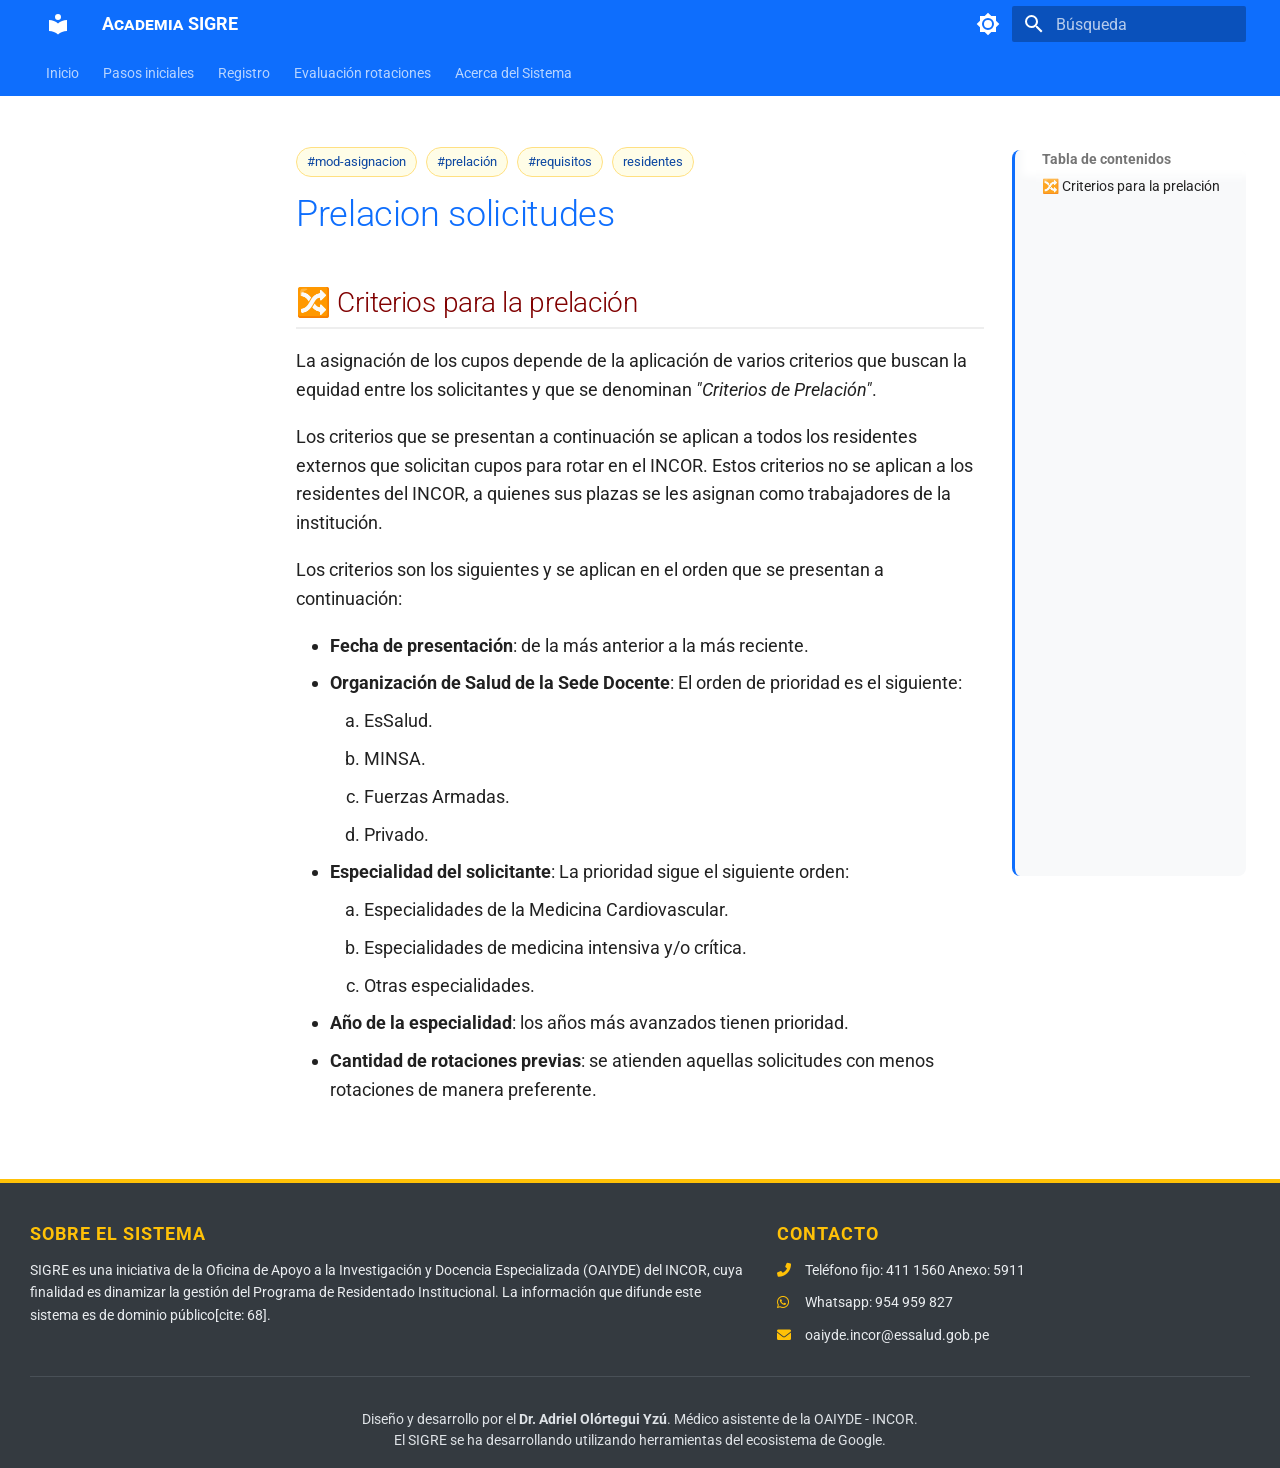
<file: prelacion_solicitudes/index.html>
<!doctype html>
<html lang="es" class="no-js">
  <head>
    
      <meta charset="utf-8">
      <meta name="viewport" content="width=device-width,initial-scale=1">
      
        <meta name="description" content="Documentación oficial y manual operativo del Sistema de Gestión de Residentado (SIGRE) - INCOR.">
      
      
        <meta name="author" content="OAIYDE - INCOR">
      
      
      
      
      
        
      
      
      <link rel="icon" href="../assets/images/favicon.png">
      <meta name="generator" content="mkdocs-1.6.1, mkdocs-material-9.7.6">
    
    
      
        <title>Prelacion solicitudes - Academia SIGRE</title>
      
    
    
      <link rel="stylesheet" href="../assets/stylesheets/main.484c7ddc.min.css">
      
        
        <link rel="stylesheet" href="../assets/stylesheets/palette.ab4e12ef.min.css">
      
      


    
    
      
    
    
      
        
        
        <link rel="preconnect" href="https://fonts.gstatic.com" crossorigin>
        <link rel="stylesheet" href="https://fonts.googleapis.com/css?family=Roboto:300,300i,400,400i,700,700i%7CRoboto+Mono:400,400i,700,700i&display=fallback">
        <style>:root{--md-text-font:"Roboto";--md-code-font:"Roboto Mono"}</style>
      
    
    
      <link rel="stylesheet" href="../stylesheets/extra.css">
    
    <script>__md_scope=new URL("..",location),__md_hash=e=>[...e].reduce(((e,_)=>(e<<5)-e+_.charCodeAt(0)),0),__md_get=(e,_=localStorage,t=__md_scope)=>JSON.parse(_.getItem(t.pathname+"."+e)),__md_set=(e,_,t=localStorage,a=__md_scope)=>{try{t.setItem(a.pathname+"."+e,JSON.stringify(_))}catch(e){}}</script>
    
      

    
    
  </head>
  
  
    
    
      
    
    
    
    
    <body dir="ltr" data-md-color-scheme="default" data-md-color-primary="custom" data-md-color-accent="red">
  
    
    <input class="md-toggle" data-md-toggle="drawer" type="checkbox" id="__drawer" autocomplete="off">
    <input class="md-toggle" data-md-toggle="search" type="checkbox" id="__search" autocomplete="off">
    <label class="md-overlay" for="__drawer"></label>
    <div data-md-component="skip">
      
        
        <a href="#criterios-para-la-prelacion" class="md-skip">
          Saltar a contenido
        </a>
      
    </div>
    <div data-md-component="announce">
      
    </div>
    
    
      

<header class="md-header" data-md-component="header">
  <nav class="md-header__inner md-grid" aria-label="Cabecera">
    <a href=".." title="Academia SIGRE" class="md-header__button md-logo" aria-label="Academia SIGRE" data-md-component="logo">
      
  
  <svg xmlns="http://www.w3.org/2000/svg" viewBox="0 0 24 24"><path d="M12 8a3 3 0 0 0 3-3 3 3 0 0 0-3-3 3 3 0 0 0-3 3 3 3 0 0 0 3 3m0 3.54C9.64 9.35 6.5 8 3 8v11c3.5 0 6.64 1.35 9 3.54 2.36-2.19 5.5-3.54 9-3.54V8c-3.5 0-6.64 1.35-9 3.54"/></svg>

    </a>
    <label class="md-header__button md-icon" for="__drawer">
      
      <svg xmlns="http://www.w3.org/2000/svg" viewBox="0 0 24 24"><path d="M3 6h18v2H3zm0 5h18v2H3zm0 5h18v2H3z"/></svg>
    </label>
    <div class="md-header__title" data-md-component="header-title">
      <div class="md-header__ellipsis">
        <div class="md-header__topic">
          <span class="md-ellipsis">
            Academia SIGRE
          </span>
        </div>
        <div class="md-header__topic" data-md-component="header-topic">
          <span class="md-ellipsis">
            
              Prelacion solicitudes
            
          </span>
        </div>
      </div>
    </div>
    
      
        <form class="md-header__option" data-md-component="palette">
  
    
    
    
    <input class="md-option" data-md-color-media="(prefers-color-scheme: light)" data-md-color-scheme="default" data-md-color-primary="custom" data-md-color-accent="red"  aria-label="Cambiar a modo oscuro"  type="radio" name="__palette" id="__palette_0">
    
      <label class="md-header__button md-icon" title="Cambiar a modo oscuro" for="__palette_1" hidden>
        <svg xmlns="http://www.w3.org/2000/svg" viewBox="0 0 24 24"><path d="M12 8a4 4 0 0 0-4 4 4 4 0 0 0 4 4 4 4 0 0 0 4-4 4 4 0 0 0-4-4m0 10a6 6 0 0 1-6-6 6 6 0 0 1 6-6 6 6 0 0 1 6 6 6 6 0 0 1-6 6m8-9.31V4h-4.69L12 .69 8.69 4H4v4.69L.69 12 4 15.31V20h4.69L12 23.31 15.31 20H20v-4.69L23.31 12z"/></svg>
      </label>
    
  
    
    
    
    <input class="md-option" data-md-color-media="(prefers-color-scheme: dark)" data-md-color-scheme="slate" data-md-color-primary="custom" data-md-color-accent="red"  aria-label="Cambiar a modo claro"  type="radio" name="__palette" id="__palette_1">
    
      <label class="md-header__button md-icon" title="Cambiar a modo claro" for="__palette_0" hidden>
        <svg xmlns="http://www.w3.org/2000/svg" viewBox="0 0 24 24"><path d="M12 18c-.89 0-1.74-.2-2.5-.55C11.56 16.5 13 14.42 13 12s-1.44-4.5-3.5-5.45C10.26 6.2 11.11 6 12 6a6 6 0 0 1 6 6 6 6 0 0 1-6 6m8-9.31V4h-4.69L12 .69 8.69 4H4v4.69L.69 12 4 15.31V20h4.69L12 23.31 15.31 20H20v-4.69L23.31 12z"/></svg>
      </label>
    
  
</form>
      
    
    
      <script>var palette=__md_get("__palette");if(palette&&palette.color){if("(prefers-color-scheme)"===palette.color.media){var media=matchMedia("(prefers-color-scheme: light)"),input=document.querySelector(media.matches?"[data-md-color-media='(prefers-color-scheme: light)']":"[data-md-color-media='(prefers-color-scheme: dark)']");palette.color.media=input.getAttribute("data-md-color-media"),palette.color.scheme=input.getAttribute("data-md-color-scheme"),palette.color.primary=input.getAttribute("data-md-color-primary"),palette.color.accent=input.getAttribute("data-md-color-accent")}for(var[key,value]of Object.entries(palette.color))document.body.setAttribute("data-md-color-"+key,value)}</script>
    
    
    
      
      
        <label class="md-header__button md-icon" for="__search">
          
          <svg xmlns="http://www.w3.org/2000/svg" viewBox="0 0 24 24"><path d="M9.5 3A6.5 6.5 0 0 1 16 9.5c0 1.61-.59 3.09-1.56 4.23l.27.27h.79l5 5-1.5 1.5-5-5v-.79l-.27-.27A6.52 6.52 0 0 1 9.5 16 6.5 6.5 0 0 1 3 9.5 6.5 6.5 0 0 1 9.5 3m0 2C7 5 5 7 5 9.5S7 14 9.5 14 14 12 14 9.5 12 5 9.5 5"/></svg>
        </label>
        <div class="md-search" data-md-component="search" role="dialog">
  <label class="md-search__overlay" for="__search"></label>
  <div class="md-search__inner" role="search">
    <form class="md-search__form" name="search">
      <input type="text" class="md-search__input" name="query" aria-label="Búsqueda" placeholder="Búsqueda" autocapitalize="off" autocorrect="off" autocomplete="off" spellcheck="false" data-md-component="search-query" required>
      <label class="md-search__icon md-icon" for="__search">
        
        <svg xmlns="http://www.w3.org/2000/svg" viewBox="0 0 24 24"><path d="M9.5 3A6.5 6.5 0 0 1 16 9.5c0 1.61-.59 3.09-1.56 4.23l.27.27h.79l5 5-1.5 1.5-5-5v-.79l-.27-.27A6.52 6.52 0 0 1 9.5 16 6.5 6.5 0 0 1 3 9.5 6.5 6.5 0 0 1 9.5 3m0 2C7 5 5 7 5 9.5S7 14 9.5 14 14 12 14 9.5 12 5 9.5 5"/></svg>
        
        <svg xmlns="http://www.w3.org/2000/svg" viewBox="0 0 24 24"><path d="M20 11v2H8l5.5 5.5-1.42 1.42L4.16 12l7.92-7.92L13.5 5.5 8 11z"/></svg>
      </label>
      <nav class="md-search__options" aria-label="Buscar">
        
        <button type="reset" class="md-search__icon md-icon" title="Limpiar" aria-label="Limpiar" tabindex="-1">
          
          <svg xmlns="http://www.w3.org/2000/svg" viewBox="0 0 24 24"><path d="M19 6.41 17.59 5 12 10.59 6.41 5 5 6.41 10.59 12 5 17.59 6.41 19 12 13.41 17.59 19 19 17.59 13.41 12z"/></svg>
        </button>
      </nav>
      
        <div class="md-search__suggest" data-md-component="search-suggest"></div>
      
    </form>
    <div class="md-search__output">
      <div class="md-search__scrollwrap" tabindex="0" data-md-scrollfix>
        <div class="md-search-result" data-md-component="search-result">
          <div class="md-search-result__meta">
            Inicializando búsqueda
          </div>
          <ol class="md-search-result__list" role="presentation"></ol>
        </div>
      </div>
    </div>
  </div>
</div>
      
    
    
  </nav>
  
</header>
    
    <div class="md-container" data-md-component="container">
      
      
        
          
            
<nav class="md-tabs" aria-label="Pestañas" data-md-component="tabs">
  <div class="md-grid">
    <ul class="md-tabs__list">
      
        
  
  
  
  
    <li class="md-tabs__item">
      <a href=".." class="md-tabs__link">
        
  
  
    
  
  Inicio

      </a>
    </li>
  

      
        
  
  
  
  
    
    
      <li class="md-tabs__item">
        <a href="../acceso_sistema/" class="md-tabs__link">
          
  
  
  Pasos iniciales

        </a>
      </li>
    
  

      
        
  
  
  
  
    <li class="md-tabs__item">
      <a href="../registro/" class="md-tabs__link">
        
  
  
    
  
  Registro

      </a>
    </li>
  

      
        
  
  
  
  
    
    
      <li class="md-tabs__item">
        <a href="../evaluacion_residentes/" class="md-tabs__link">
          
  
  
  Evaluación rotaciones

        </a>
      </li>
    
  

      
        
  
  
  
  
    
    
      <li class="md-tabs__item">
        <a href="../creditos/" class="md-tabs__link">
          
  
  
  Acerca del Sistema

        </a>
      </li>
    
  

      
    </ul>
  </div>
</nav>
          
        
      
      <main class="md-main" data-md-component="main">
        <div class="md-main__inner md-grid">
          
            
              
              <div class="md-sidebar md-sidebar--primary" data-md-component="sidebar" data-md-type="navigation" >
                <div class="md-sidebar__scrollwrap">
                  <div class="md-sidebar__inner">
                    


  


<nav class="md-nav md-nav--primary md-nav--lifted" aria-label="Navegación" data-md-level="0">
  <label class="md-nav__title" for="__drawer">
    <a href=".." title="Academia SIGRE" class="md-nav__button md-logo" aria-label="Academia SIGRE" data-md-component="logo">
      
  
  <svg xmlns="http://www.w3.org/2000/svg" viewBox="0 0 24 24"><path d="M12 8a3 3 0 0 0 3-3 3 3 0 0 0-3-3 3 3 0 0 0-3 3 3 3 0 0 0 3 3m0 3.54C9.64 9.35 6.5 8 3 8v11c3.5 0 6.64 1.35 9 3.54 2.36-2.19 5.5-3.54 9-3.54V8c-3.5 0-6.64 1.35-9 3.54"/></svg>

    </a>
    Academia SIGRE
  </label>
  
  <ul class="md-nav__list" data-md-scrollfix>
    
      
      
  
  
  
  
    <li class="md-nav__item">
      <a href=".." class="md-nav__link">
        
  
  
  <span class="md-ellipsis">
    
  
    Inicio
  

    
  </span>
  
  

      </a>
    </li>
  

    
      
      
  
  
  
  
    
    
    
    
      
      
        
      
    
    
    <li class="md-nav__item md-nav__item--nested">
      
        
        
        <input class="md-nav__toggle md-toggle " type="checkbox" id="__nav_2" >
        
          
          <label class="md-nav__link" for="__nav_2" id="__nav_2_label" tabindex="0">
            
  
  
  <span class="md-ellipsis">
    
  
    Pasos iniciales
  

    
  </span>
  
  

            <span class="md-nav__icon md-icon"></span>
          </label>
        
        <nav class="md-nav" data-md-level="1" aria-labelledby="__nav_2_label" aria-expanded="false">
          <label class="md-nav__title" for="__nav_2">
            <span class="md-nav__icon md-icon"></span>
            
  
    Pasos iniciales
  

          </label>
          <ul class="md-nav__list" data-md-scrollfix>
            
              
                
  
  
  
  
    <li class="md-nav__item">
      <a href="../acceso_sistema/" class="md-nav__link">
        
  
  
  <span class="md-ellipsis">
    
  
    Inicio sesión
  

    
  </span>
  
  

      </a>
    </li>
  

              
            
          </ul>
        </nav>
      
    </li>
  

    
      
      
  
  
  
  
    <li class="md-nav__item">
      <a href="../registro/" class="md-nav__link">
        
  
  
  <span class="md-ellipsis">
    
  
    Registro
  

    
  </span>
  
  

      </a>
    </li>
  

    
      
      
  
  
  
  
    
    
    
    
      
      
        
      
    
    
    <li class="md-nav__item md-nav__item--nested">
      
        
        
        <input class="md-nav__toggle md-toggle " type="checkbox" id="__nav_4" >
        
          
          <label class="md-nav__link" for="__nav_4" id="__nav_4_label" tabindex="0">
            
  
  
  <span class="md-ellipsis">
    
  
    Evaluación rotaciones
  

    
  </span>
  
  

            <span class="md-nav__icon md-icon"></span>
          </label>
        
        <nav class="md-nav" data-md-level="1" aria-labelledby="__nav_4_label" aria-expanded="false">
          <label class="md-nav__title" for="__nav_4">
            <span class="md-nav__icon md-icon"></span>
            
  
    Evaluación rotaciones
  

          </label>
          <ul class="md-nav__list" data-md-scrollfix>
            
              
                
  
  
  
  
    <li class="md-nav__item">
      <a href="../evaluacion_residentes/" class="md-nav__link">
        
  
  
  <span class="md-ellipsis">
    
  
    Evaluación de Residentes
  

    
  </span>
  
  

      </a>
    </li>
  

              
            
              
                
  
  
  
  
    <li class="md-nav__item">
      <a href="../monitoreo_evaluaciones/" class="md-nav__link">
        
  
  
  <span class="md-ellipsis">
    
  
    Monitoreo de las Evaluaciones
  

    
  </span>
  
  

      </a>
    </li>
  

              
            
          </ul>
        </nav>
      
    </li>
  

    
      
      
  
  
  
  
    
    
    
    
      
      
        
      
    
    
    <li class="md-nav__item md-nav__item--nested">
      
        
        
        <input class="md-nav__toggle md-toggle " type="checkbox" id="__nav_5" >
        
          
          <label class="md-nav__link" for="__nav_5" id="__nav_5_label" tabindex="0">
            
  
  
  <span class="md-ellipsis">
    
  
    Acerca del Sistema
  

    
  </span>
  
  

            <span class="md-nav__icon md-icon"></span>
          </label>
        
        <nav class="md-nav" data-md-level="1" aria-labelledby="__nav_5_label" aria-expanded="false">
          <label class="md-nav__title" for="__nav_5">
            <span class="md-nav__icon md-icon"></span>
            
  
    Acerca del Sistema
  

          </label>
          <ul class="md-nav__list" data-md-scrollfix>
            
              
                
  
  
  
  
    <li class="md-nav__item">
      <a href="../creditos/" class="md-nav__link">
        
  
  
  <span class="md-ellipsis">
    
  
    Créditos y Agradecimientos
  

    
  </span>
  
  

      </a>
    </li>
  

              
            
          </ul>
        </nav>
      
    </li>
  

    
  </ul>
</nav>
                  </div>
                </div>
              </div>
            
            
              
              <div class="md-sidebar md-sidebar--secondary" data-md-component="sidebar" data-md-type="toc" >
                <div class="md-sidebar__scrollwrap">
                  <div class="md-sidebar__inner">
                    

<nav class="md-nav md-nav--secondary" aria-label="Tabla de contenidos">
  
  
  
  
    <label class="md-nav__title" for="__toc">
      <span class="md-nav__icon md-icon"></span>
      Tabla de contenidos
    </label>
    <ul class="md-nav__list" data-md-component="toc" data-md-scrollfix>
      
        <li class="md-nav__item">
  <a href="#criterios-para-la-prelacion" class="md-nav__link">
    <span class="md-ellipsis">
      
        🔀 Criterios para la prelación
      
    </span>
  </a>
  
</li>
      
    </ul>
  
</nav>
                  </div>
                </div>
              </div>
            
          
          
            <div class="md-content" data-md-component="content">
              
              <article class="md-content__inner md-typeset">
                
                  

  <nav class="md-tags" >
    
      
      
      
      
        <span class="md-tag">#mod-asignacion</span>
      
    
      
      
      
      
        <span class="md-tag">#prelación</span>
      
    
      
      
      
      
        <span class="md-tag">#requisitos</span>
      
    
      
      
      
      
        <span class="md-tag">residentes</span>
      
    
  </nav>



  <h1>Prelacion solicitudes</h1>

<h2 id="criterios-para-la-prelacion">🔀 Criterios para la prelación</h2>
<p>La asignación de los cupos depende de la aplicación de varios criterios que buscan la equidad entre los solicitantes y que se denominan <em>"Criterios de Prelación"</em>.</p>
<p>Los criterios que se presentan a continuación se aplican a todos los residentes externos que solicitan cupos para rotar en el INCOR.  Estos criterios no se aplican a los residentes del INCOR, a quienes sus plazas se les asignan como trabajadores de la institución.</p>
<p>Los criterios son los siguientes y se aplican en el orden que se presentan a continuación:</p>
<ul>
<li><strong>Fecha de presentación</strong>: de la más anterior a la más reciente.</li>
<li><strong>Organización de Salud de la Sede Docente</strong>: El orden de prioridad es el siguiente:<ol>
<li>EsSalud.</li>
<li>MINSA.</li>
<li>Fuerzas Armadas.</li>
<li>Privado.</li>
</ol>
</li>
<li><strong>Especialidad del solicitante</strong>: La prioridad sigue el siguiente orden:<ol>
<li>Especialidades de la Medicina Cardiovascular.</li>
<li>Especialidades de medicina intensiva y/o crítica.</li>
<li>Otras especialidades.</li>
</ol>
</li>
<li><strong>Año de la especialidad</strong>: los años más avanzados tienen prioridad.</li>
<li><strong>Cantidad de rotaciones previas</strong>: se atienden aquellas solicitudes con menos rotaciones de manera preferente.</li>
</ul>







  
  






                
              </article>
            </div>
          
          
<script>var target=document.getElementById(location.hash.slice(1));target&&target.name&&(target.checked=target.name.startsWith("__tabbed_"))</script>
        </div>
        
          <button type="button" class="md-top md-icon" data-md-component="top" hidden>
  
  <svg xmlns="http://www.w3.org/2000/svg" viewBox="0 0 24 24"><path d="M13 20h-2V8l-5.5 5.5-1.42-1.42L12 4.16l7.92 7.92-1.42 1.42L13 8z"/></svg>
  Volver al principio
</button>
        
      </main>
      
<link rel="stylesheet" href="https://cdnjs.cloudflare.com/ajax/libs/font-awesome/6.0.0/css/all.min.css">
<style>
  .site-footer { 
    background-color: #343a40; /* Fondo oscuro SIGRE */
    color: #f8f9fa; 
    padding: 40px 20px 20px 20px; 
    font-size: 0.7rem; 
    margin-top: 50px;
    border-top: 4px solid #ffc107; /* Un toque de diseño superior amarillo */
  }
  .footer-container {
    max-width: 1220px; /* Alineado con el ancho de MkDocs */
    margin: 0 auto;
  }
  .footer-row {
    display: flex;
    flex-wrap: wrap;
    justify-content: space-between;
    gap: 30px;
  }
  .col-about { flex: 1 1 55%; }
  .col-contact { flex: 1 1 35%; }
  
  .footer-col-title { 
    font-weight: bold; 
    color: #ffc107; /* Títulos amarillos */
    margin-bottom: 15px; 
    text-transform: uppercase; 
    font-size: 0.9rem; 
    letter-spacing: 1px; 
  }
  .footer-text { 
    line-height: 1.6; 
    color: #e9ecef; 
  }
  .footer-contact i { 
    width: 25px; 
    color: #ffc107; 
  }
  .footer-credits { 
    border-top: 1px solid #495057;
    margin-top: 30px; 
    padding-top: 20px; 
    font-size: 0.7rem; 
    color: #dee2e6; 
    text-align: center;
    width: 100%;
  }

  /* Diseño adaptativo (Responsive) para celulares */
  @media (max-width: 768px) {
    .footer-row { flex-direction: column; }
    .col-about, .col-contact { flex: 1 1 100%; }
  }
</style>

<footer class="site-footer">
  <div class="footer-container">
    <div class="footer-row">
      <div class="col-about">
        <div class="footer-col-title">Sobre el Sistema</div>
        <div class="footer-text">
          SIGRE es una iniciativa de la Oficina de Apoyo a la Investigación y Docencia Especializada (OAIYDE) del INCOR, 
          cuya finalidad es dinamizar la gestión del Programa de Residentado Institucional. 
          La información que difunde este sistema es de dominio público[cite: 68].
        </div>
      </div>
      <div class="col-contact">
        <div class="footer-col-title">Contacto</div>
        <div class="footer-text footer-contact">
          <div><i class="fas fa-phone-alt"></i> Teléfono fijo: 411 1560 Anexo: 5911</div>
          <div style="margin: 10px 0;"><i class="fab fa-whatsapp"></i> Whatsapp: 954 959 827</div>
          <div><i class="fas fa-envelope"></i> oaiyde.incor@essalud.gob.pe</div>
        </div>
      </div>
    </div>
  
    <div class="footer-row">
      <div class="footer-credits">
        <p style="margin-bottom: 5px;">Diseño y desarrollo por el <strong>Dr. Adriel Olórtegui Yzú</strong>. Médico asistente de la OAIYDE - INCOR.</p>
        <p style="margin: 0;">El SIGRE se ha desarrollando utilizando herramientas del ecosistema de Google.</p>
      </div>
    </div>
  </div>
</footer>

    </div>
    <div class="md-dialog" data-md-component="dialog">
      <div class="md-dialog__inner md-typeset"></div>
    </div>
    
    
    
      
      
      <script id="__config" type="application/json">{"annotate": null, "base": "..", "features": ["navigation.tabs", "navigation.sections", "navigation.top", "search.suggest", "search.highlight", "content.code.copy"], "search": "../assets/javascripts/workers/search.2c215733.min.js", "tags": null, "translations": {"clipboard.copied": "Copiado al portapapeles", "clipboard.copy": "Copiar al portapapeles", "search.result.more.one": "1 m\u00e1s en esta p\u00e1gina", "search.result.more.other": "# m\u00e1s en esta p\u00e1gina", "search.result.none": "No se encontraron documentos", "search.result.one": "1 documento encontrado", "search.result.other": "# documentos encontrados", "search.result.placeholder": "Teclee para comenzar b\u00fasqueda", "search.result.term.missing": "Falta", "select.version": "Seleccionar versi\u00f3n"}, "version": null}</script>
    
    
      <script src="../assets/javascripts/bundle.79ae519e.min.js"></script>
      
    
  </body>
</html>
</file>
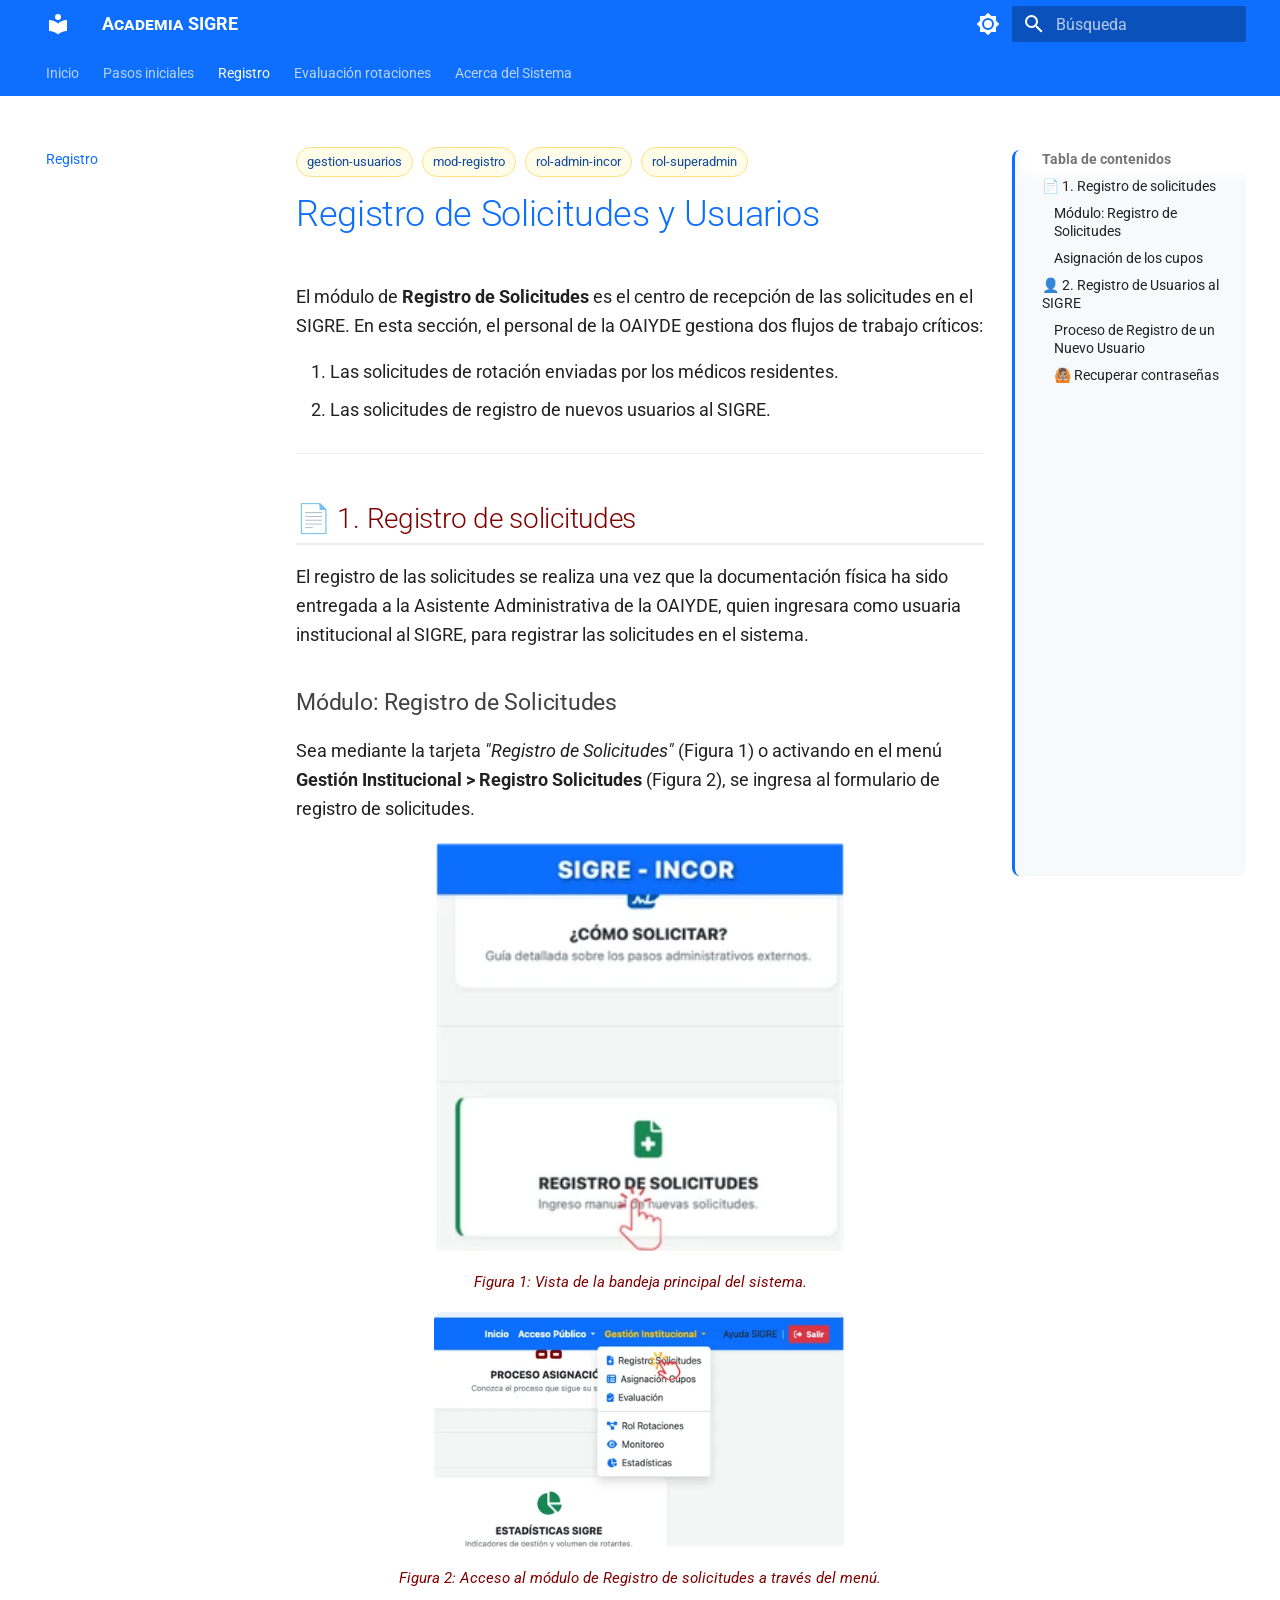
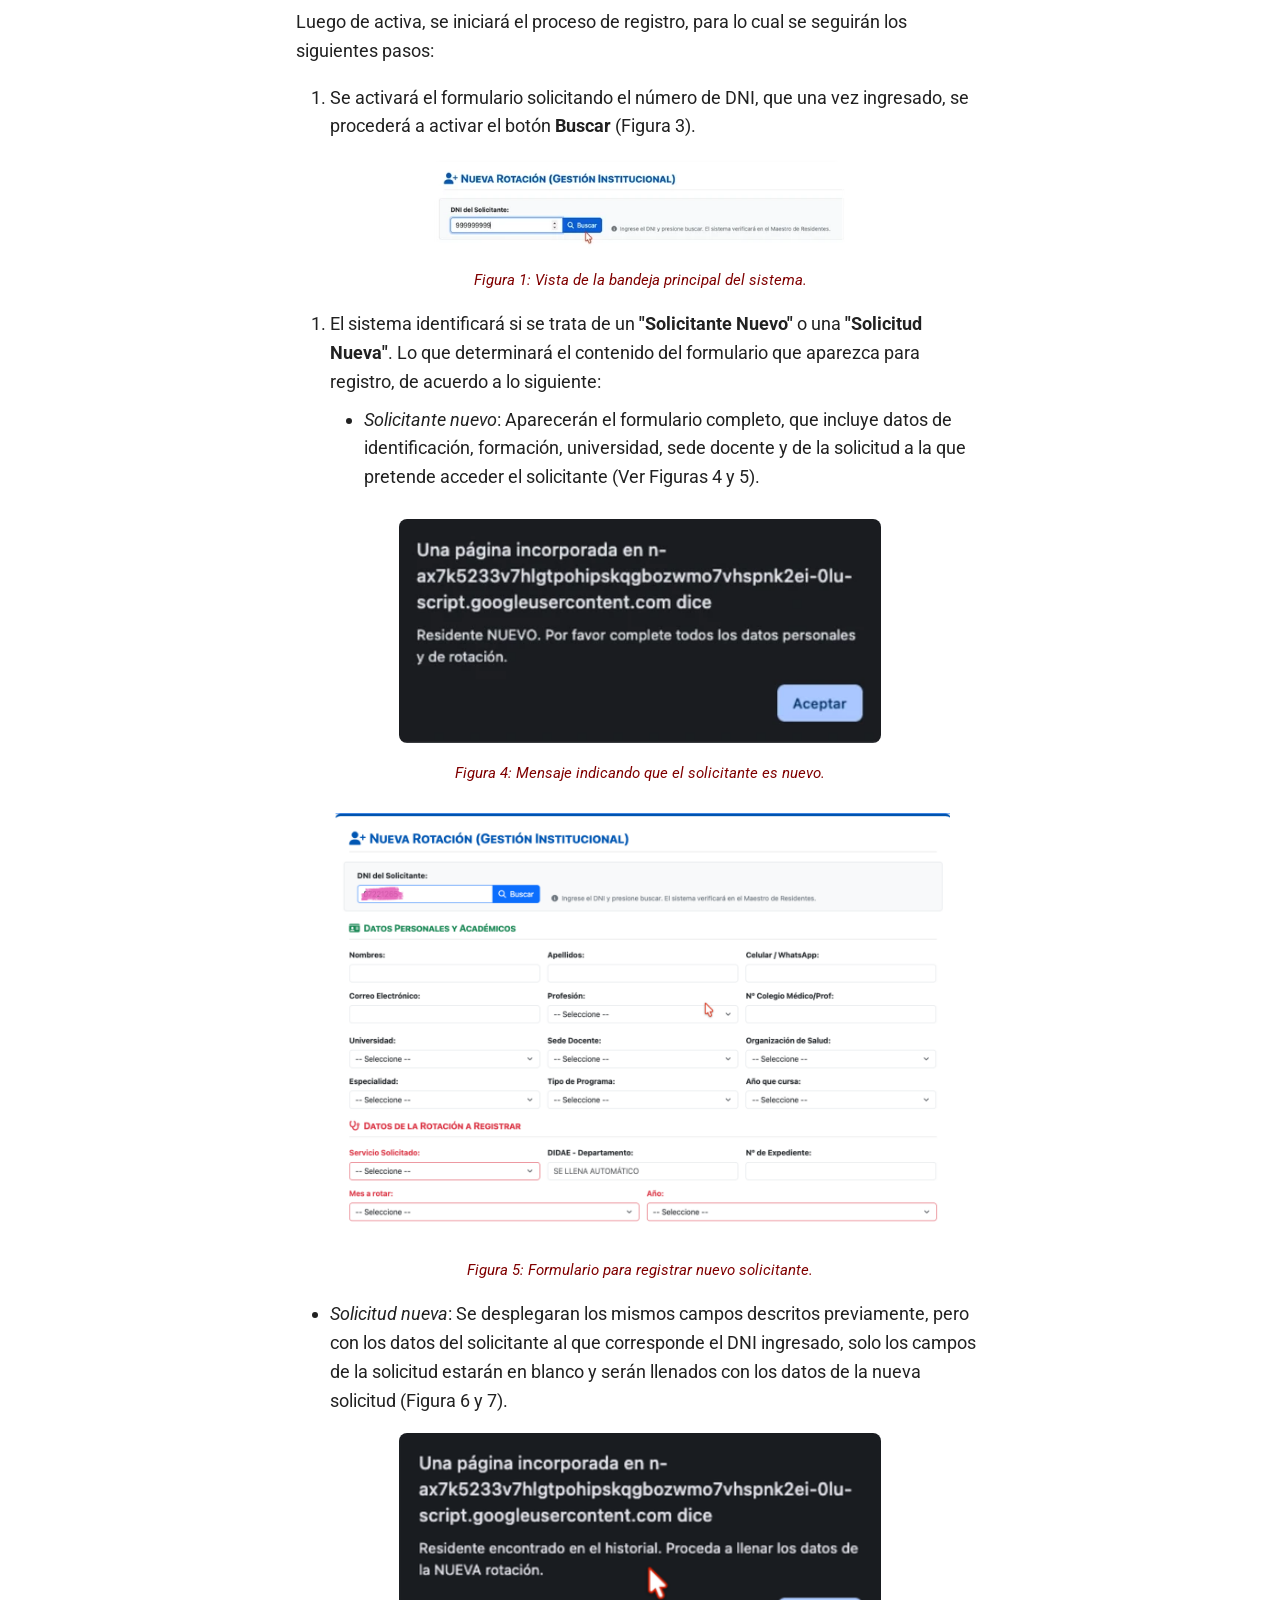
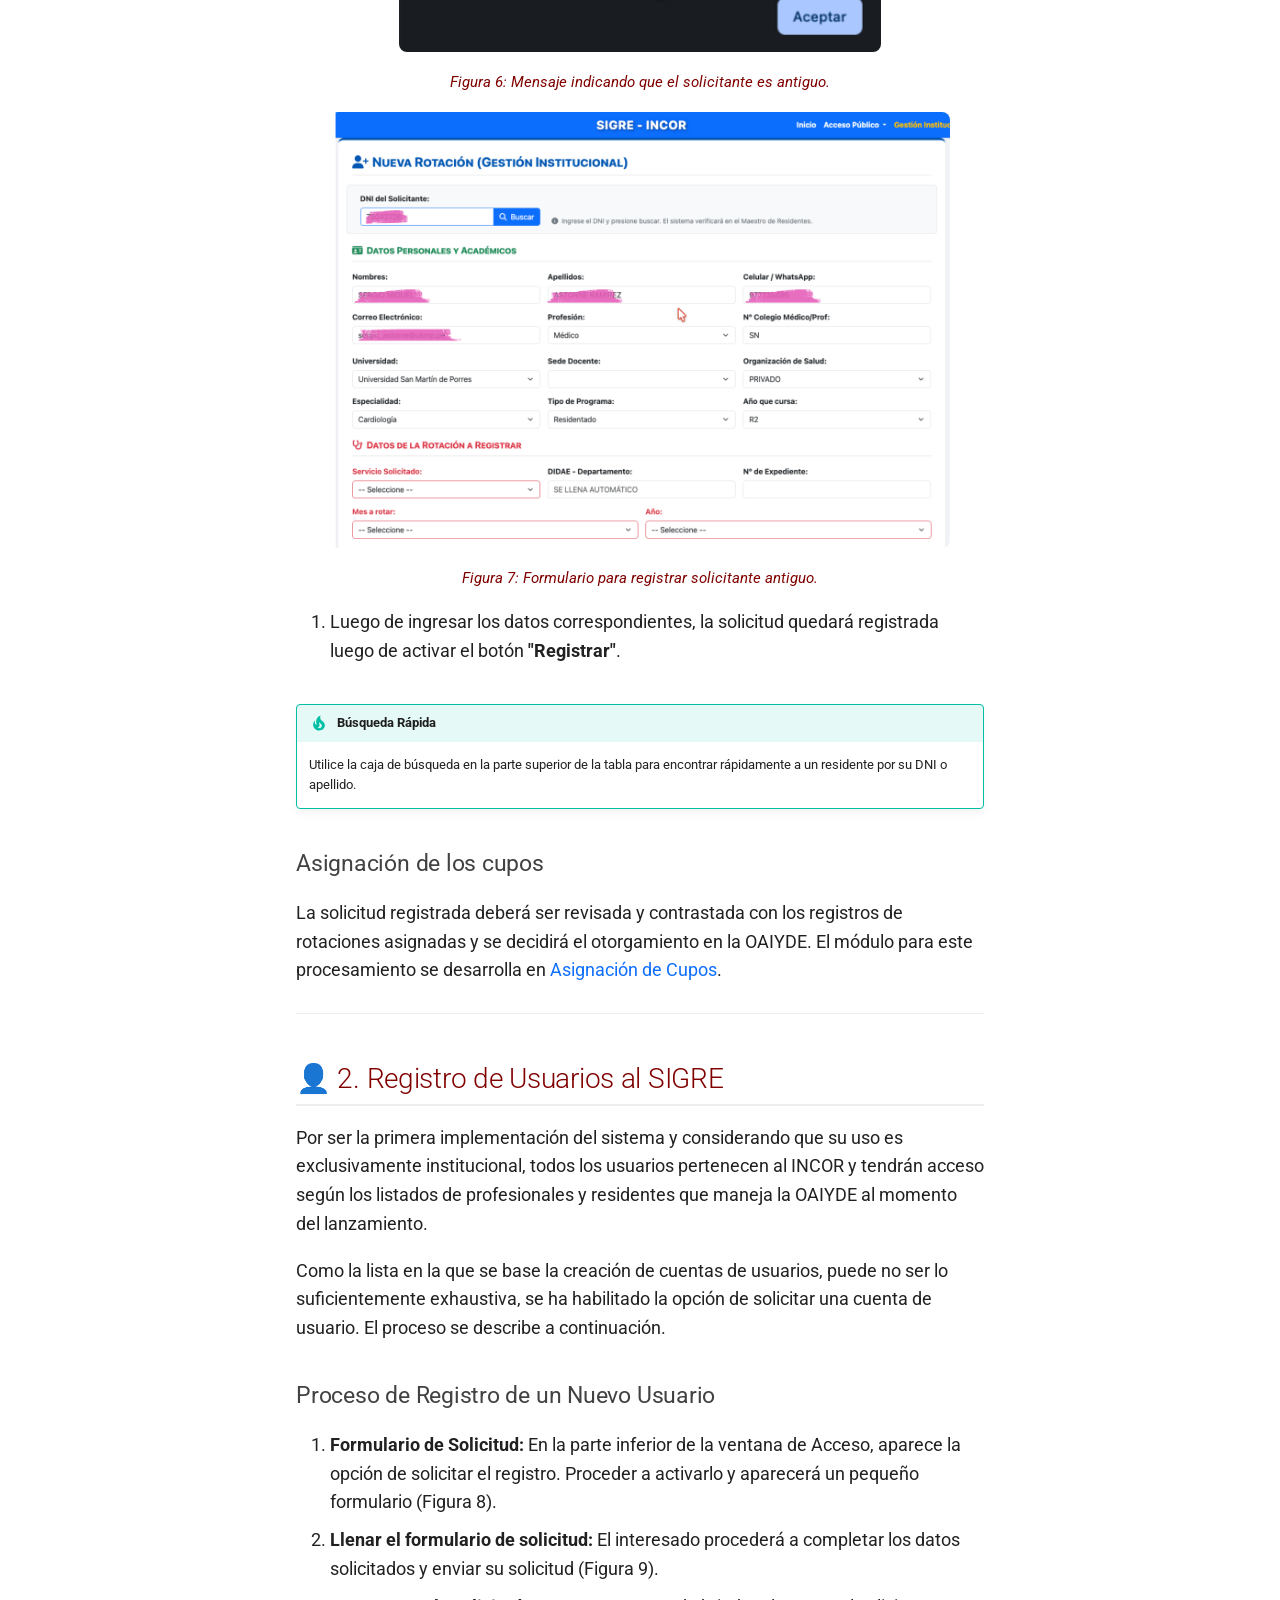
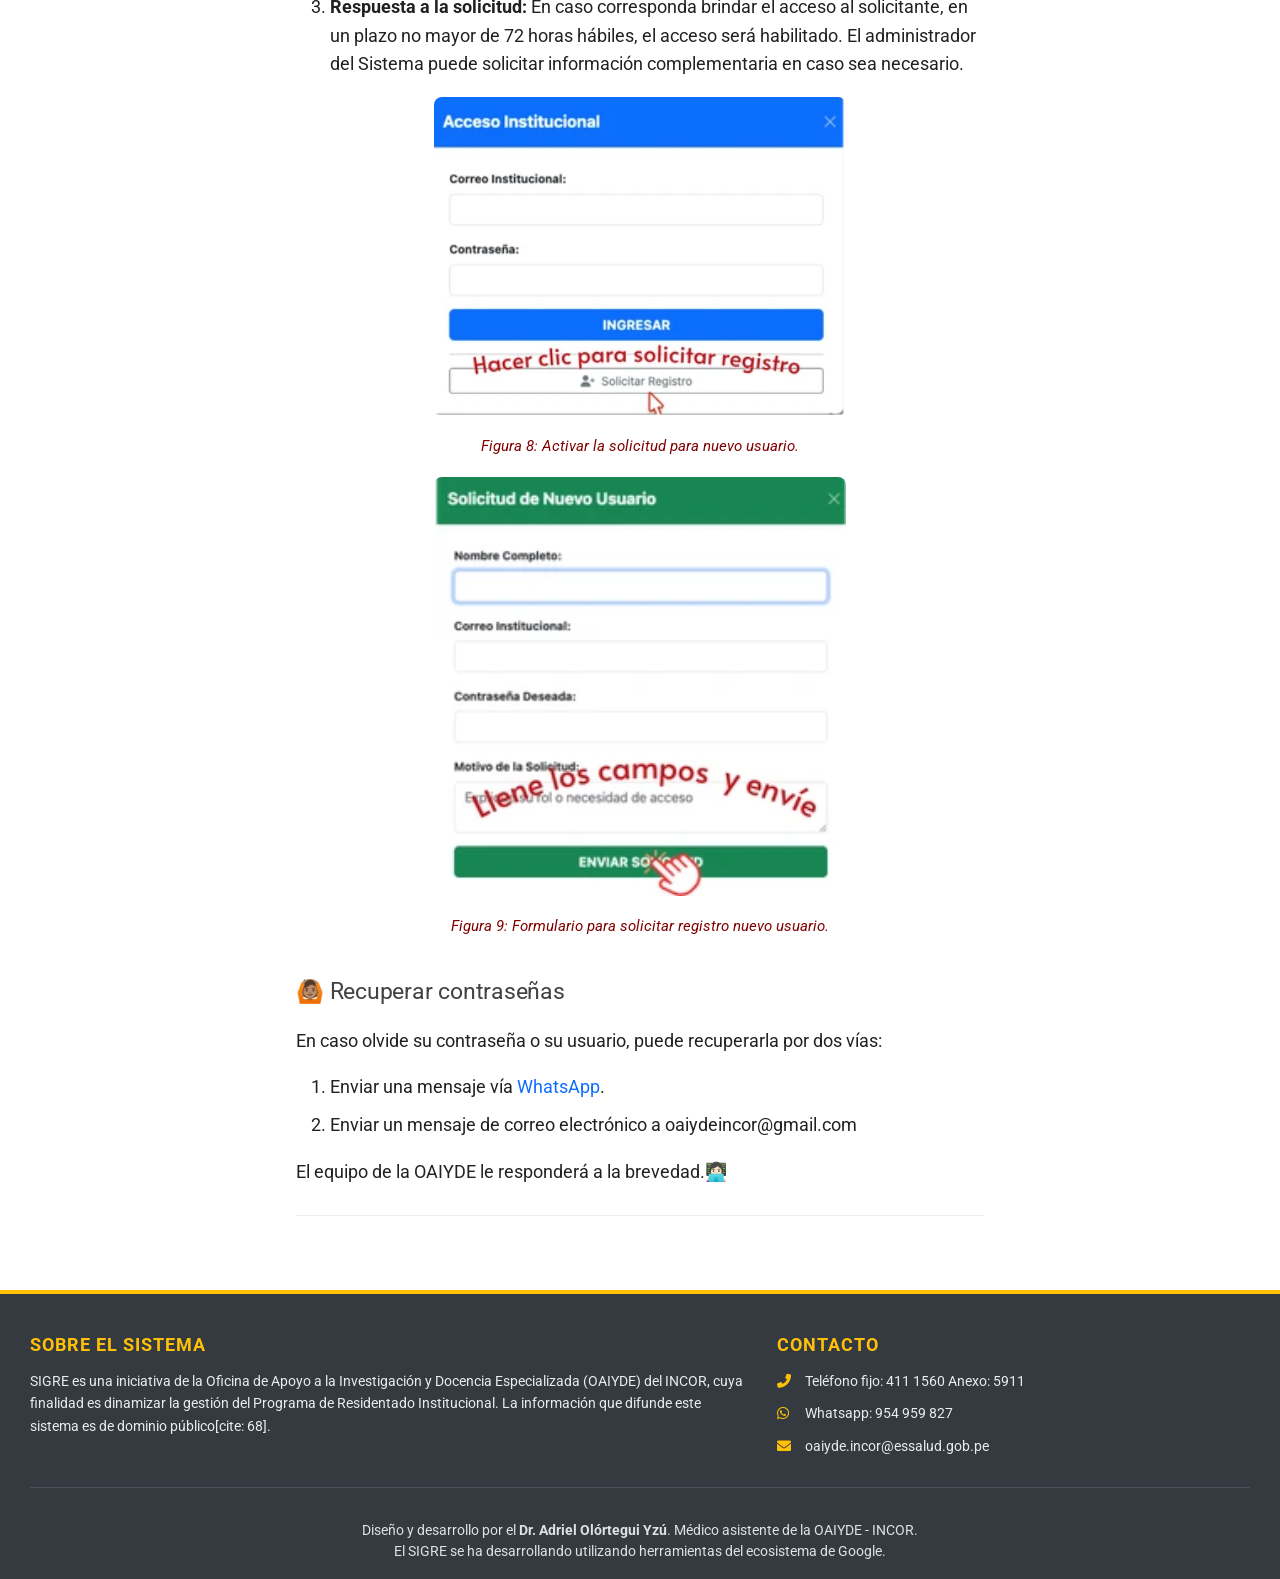
<file: registro/index.html>
<!doctype html>
<html lang="es" class="no-js">
  <head>
    
      <meta charset="utf-8">
      <meta name="viewport" content="width=device-width,initial-scale=1">
      
        <meta name="description" content="Documentación oficial y manual operativo del Sistema de Gestión de Residentado (SIGRE) - INCOR.">
      
      
        <meta name="author" content="OAIYDE - INCOR">
      
      
      
        <link rel="prev" href="../acceso_sistema/">
      
      
        <link rel="next" href="../evaluacion_residentes/">
      
      
        
      
      
      <link rel="icon" href="../assets/images/favicon.png">
      <meta name="generator" content="mkdocs-1.6.1, mkdocs-material-9.7.6">
    
    
      
        <title>Registro - Academia SIGRE</title>
      
    
    
      <link rel="stylesheet" href="../assets/stylesheets/main.484c7ddc.min.css">
      
        
        <link rel="stylesheet" href="../assets/stylesheets/palette.ab4e12ef.min.css">
      
      


    
    
      
    
    
      
        
        
        <link rel="preconnect" href="https://fonts.gstatic.com" crossorigin>
        <link rel="stylesheet" href="https://fonts.googleapis.com/css?family=Roboto:300,300i,400,400i,700,700i%7CRoboto+Mono:400,400i,700,700i&display=fallback">
        <style>:root{--md-text-font:"Roboto";--md-code-font:"Roboto Mono"}</style>
      
    
    
      <link rel="stylesheet" href="../stylesheets/extra.css">
    
    <script>__md_scope=new URL("..",location),__md_hash=e=>[...e].reduce(((e,_)=>(e<<5)-e+_.charCodeAt(0)),0),__md_get=(e,_=localStorage,t=__md_scope)=>JSON.parse(_.getItem(t.pathname+"."+e)),__md_set=(e,_,t=localStorage,a=__md_scope)=>{try{t.setItem(a.pathname+"."+e,JSON.stringify(_))}catch(e){}}</script>
    
      

    
    
  </head>
  
  
    
    
      
    
    
    
    
    <body dir="ltr" data-md-color-scheme="default" data-md-color-primary="custom" data-md-color-accent="red">
  
    
    <input class="md-toggle" data-md-toggle="drawer" type="checkbox" id="__drawer" autocomplete="off">
    <input class="md-toggle" data-md-toggle="search" type="checkbox" id="__search" autocomplete="off">
    <label class="md-overlay" for="__drawer"></label>
    <div data-md-component="skip">
      
        
        <a href="#registro-de-solicitudes-y-usuarios" class="md-skip">
          Saltar a contenido
        </a>
      
    </div>
    <div data-md-component="announce">
      
    </div>
    
    
      

<header class="md-header" data-md-component="header">
  <nav class="md-header__inner md-grid" aria-label="Cabecera">
    <a href=".." title="Academia SIGRE" class="md-header__button md-logo" aria-label="Academia SIGRE" data-md-component="logo">
      
  
  <svg xmlns="http://www.w3.org/2000/svg" viewBox="0 0 24 24"><path d="M12 8a3 3 0 0 0 3-3 3 3 0 0 0-3-3 3 3 0 0 0-3 3 3 3 0 0 0 3 3m0 3.54C9.64 9.35 6.5 8 3 8v11c3.5 0 6.64 1.35 9 3.54 2.36-2.19 5.5-3.54 9-3.54V8c-3.5 0-6.64 1.35-9 3.54"/></svg>

    </a>
    <label class="md-header__button md-icon" for="__drawer">
      
      <svg xmlns="http://www.w3.org/2000/svg" viewBox="0 0 24 24"><path d="M3 6h18v2H3zm0 5h18v2H3zm0 5h18v2H3z"/></svg>
    </label>
    <div class="md-header__title" data-md-component="header-title">
      <div class="md-header__ellipsis">
        <div class="md-header__topic">
          <span class="md-ellipsis">
            Academia SIGRE
          </span>
        </div>
        <div class="md-header__topic" data-md-component="header-topic">
          <span class="md-ellipsis">
            
              Registro
            
          </span>
        </div>
      </div>
    </div>
    
      
        <form class="md-header__option" data-md-component="palette">
  
    
    
    
    <input class="md-option" data-md-color-media="(prefers-color-scheme: light)" data-md-color-scheme="default" data-md-color-primary="custom" data-md-color-accent="red"  aria-label="Cambiar a modo oscuro"  type="radio" name="__palette" id="__palette_0">
    
      <label class="md-header__button md-icon" title="Cambiar a modo oscuro" for="__palette_1" hidden>
        <svg xmlns="http://www.w3.org/2000/svg" viewBox="0 0 24 24"><path d="M12 8a4 4 0 0 0-4 4 4 4 0 0 0 4 4 4 4 0 0 0 4-4 4 4 0 0 0-4-4m0 10a6 6 0 0 1-6-6 6 6 0 0 1 6-6 6 6 0 0 1 6 6 6 6 0 0 1-6 6m8-9.31V4h-4.69L12 .69 8.69 4H4v4.69L.69 12 4 15.31V20h4.69L12 23.31 15.31 20H20v-4.69L23.31 12z"/></svg>
      </label>
    
  
    
    
    
    <input class="md-option" data-md-color-media="(prefers-color-scheme: dark)" data-md-color-scheme="slate" data-md-color-primary="custom" data-md-color-accent="red"  aria-label="Cambiar a modo claro"  type="radio" name="__palette" id="__palette_1">
    
      <label class="md-header__button md-icon" title="Cambiar a modo claro" for="__palette_0" hidden>
        <svg xmlns="http://www.w3.org/2000/svg" viewBox="0 0 24 24"><path d="M12 18c-.89 0-1.74-.2-2.5-.55C11.56 16.5 13 14.42 13 12s-1.44-4.5-3.5-5.45C10.26 6.2 11.11 6 12 6a6 6 0 0 1 6 6 6 6 0 0 1-6 6m8-9.31V4h-4.69L12 .69 8.69 4H4v4.69L.69 12 4 15.31V20h4.69L12 23.31 15.31 20H20v-4.69L23.31 12z"/></svg>
      </label>
    
  
</form>
      
    
    
      <script>var palette=__md_get("__palette");if(palette&&palette.color){if("(prefers-color-scheme)"===palette.color.media){var media=matchMedia("(prefers-color-scheme: light)"),input=document.querySelector(media.matches?"[data-md-color-media='(prefers-color-scheme: light)']":"[data-md-color-media='(prefers-color-scheme: dark)']");palette.color.media=input.getAttribute("data-md-color-media"),palette.color.scheme=input.getAttribute("data-md-color-scheme"),palette.color.primary=input.getAttribute("data-md-color-primary"),palette.color.accent=input.getAttribute("data-md-color-accent")}for(var[key,value]of Object.entries(palette.color))document.body.setAttribute("data-md-color-"+key,value)}</script>
    
    
    
      
      
        <label class="md-header__button md-icon" for="__search">
          
          <svg xmlns="http://www.w3.org/2000/svg" viewBox="0 0 24 24"><path d="M9.5 3A6.5 6.5 0 0 1 16 9.5c0 1.61-.59 3.09-1.56 4.23l.27.27h.79l5 5-1.5 1.5-5-5v-.79l-.27-.27A6.52 6.52 0 0 1 9.5 16 6.5 6.5 0 0 1 3 9.5 6.5 6.5 0 0 1 9.5 3m0 2C7 5 5 7 5 9.5S7 14 9.5 14 14 12 14 9.5 12 5 9.5 5"/></svg>
        </label>
        <div class="md-search" data-md-component="search" role="dialog">
  <label class="md-search__overlay" for="__search"></label>
  <div class="md-search__inner" role="search">
    <form class="md-search__form" name="search">
      <input type="text" class="md-search__input" name="query" aria-label="Búsqueda" placeholder="Búsqueda" autocapitalize="off" autocorrect="off" autocomplete="off" spellcheck="false" data-md-component="search-query" required>
      <label class="md-search__icon md-icon" for="__search">
        
        <svg xmlns="http://www.w3.org/2000/svg" viewBox="0 0 24 24"><path d="M9.5 3A6.5 6.5 0 0 1 16 9.5c0 1.61-.59 3.09-1.56 4.23l.27.27h.79l5 5-1.5 1.5-5-5v-.79l-.27-.27A6.52 6.52 0 0 1 9.5 16 6.5 6.5 0 0 1 3 9.5 6.5 6.5 0 0 1 9.5 3m0 2C7 5 5 7 5 9.5S7 14 9.5 14 14 12 14 9.5 12 5 9.5 5"/></svg>
        
        <svg xmlns="http://www.w3.org/2000/svg" viewBox="0 0 24 24"><path d="M20 11v2H8l5.5 5.5-1.42 1.42L4.16 12l7.92-7.92L13.5 5.5 8 11z"/></svg>
      </label>
      <nav class="md-search__options" aria-label="Buscar">
        
        <button type="reset" class="md-search__icon md-icon" title="Limpiar" aria-label="Limpiar" tabindex="-1">
          
          <svg xmlns="http://www.w3.org/2000/svg" viewBox="0 0 24 24"><path d="M19 6.41 17.59 5 12 10.59 6.41 5 5 6.41 10.59 12 5 17.59 6.41 19 12 13.41 17.59 19 19 17.59 13.41 12z"/></svg>
        </button>
      </nav>
      
        <div class="md-search__suggest" data-md-component="search-suggest"></div>
      
    </form>
    <div class="md-search__output">
      <div class="md-search__scrollwrap" tabindex="0" data-md-scrollfix>
        <div class="md-search-result" data-md-component="search-result">
          <div class="md-search-result__meta">
            Inicializando búsqueda
          </div>
          <ol class="md-search-result__list" role="presentation"></ol>
        </div>
      </div>
    </div>
  </div>
</div>
      
    
    
  </nav>
  
</header>
    
    <div class="md-container" data-md-component="container">
      
      
        
          
            
<nav class="md-tabs" aria-label="Pestañas" data-md-component="tabs">
  <div class="md-grid">
    <ul class="md-tabs__list">
      
        
  
  
  
  
    <li class="md-tabs__item">
      <a href=".." class="md-tabs__link">
        
  
  
    
  
  Inicio

      </a>
    </li>
  

      
        
  
  
  
  
    
    
      <li class="md-tabs__item">
        <a href="../acceso_sistema/" class="md-tabs__link">
          
  
  
  Pasos iniciales

        </a>
      </li>
    
  

      
        
  
  
  
    
  
  
    <li class="md-tabs__item md-tabs__item--active">
      <a href="./" class="md-tabs__link">
        
  
  
    
  
  Registro

      </a>
    </li>
  

      
        
  
  
  
  
    
    
      <li class="md-tabs__item">
        <a href="../evaluacion_residentes/" class="md-tabs__link">
          
  
  
  Evaluación rotaciones

        </a>
      </li>
    
  

      
        
  
  
  
  
    
    
      <li class="md-tabs__item">
        <a href="../creditos/" class="md-tabs__link">
          
  
  
  Acerca del Sistema

        </a>
      </li>
    
  

      
    </ul>
  </div>
</nav>
          
        
      
      <main class="md-main" data-md-component="main">
        <div class="md-main__inner md-grid">
          
            
              
              <div class="md-sidebar md-sidebar--primary" data-md-component="sidebar" data-md-type="navigation" >
                <div class="md-sidebar__scrollwrap">
                  <div class="md-sidebar__inner">
                    


  


<nav class="md-nav md-nav--primary md-nav--lifted" aria-label="Navegación" data-md-level="0">
  <label class="md-nav__title" for="__drawer">
    <a href=".." title="Academia SIGRE" class="md-nav__button md-logo" aria-label="Academia SIGRE" data-md-component="logo">
      
  
  <svg xmlns="http://www.w3.org/2000/svg" viewBox="0 0 24 24"><path d="M12 8a3 3 0 0 0 3-3 3 3 0 0 0-3-3 3 3 0 0 0-3 3 3 3 0 0 0 3 3m0 3.54C9.64 9.35 6.5 8 3 8v11c3.5 0 6.64 1.35 9 3.54 2.36-2.19 5.5-3.54 9-3.54V8c-3.5 0-6.64 1.35-9 3.54"/></svg>

    </a>
    Academia SIGRE
  </label>
  
  <ul class="md-nav__list" data-md-scrollfix>
    
      
      
  
  
  
  
    <li class="md-nav__item">
      <a href=".." class="md-nav__link">
        
  
  
  <span class="md-ellipsis">
    
  
    Inicio
  

    
  </span>
  
  

      </a>
    </li>
  

    
      
      
  
  
  
  
    
    
    
    
      
      
        
      
    
    
    <li class="md-nav__item md-nav__item--nested">
      
        
        
        <input class="md-nav__toggle md-toggle " type="checkbox" id="__nav_2" >
        
          
          <label class="md-nav__link" for="__nav_2" id="__nav_2_label" tabindex="0">
            
  
  
  <span class="md-ellipsis">
    
  
    Pasos iniciales
  

    
  </span>
  
  

            <span class="md-nav__icon md-icon"></span>
          </label>
        
        <nav class="md-nav" data-md-level="1" aria-labelledby="__nav_2_label" aria-expanded="false">
          <label class="md-nav__title" for="__nav_2">
            <span class="md-nav__icon md-icon"></span>
            
  
    Pasos iniciales
  

          </label>
          <ul class="md-nav__list" data-md-scrollfix>
            
              
                
  
  
  
  
    <li class="md-nav__item">
      <a href="../acceso_sistema/" class="md-nav__link">
        
  
  
  <span class="md-ellipsis">
    
  
    Inicio sesión
  

    
  </span>
  
  

      </a>
    </li>
  

              
            
          </ul>
        </nav>
      
    </li>
  

    
      
      
  
  
    
  
  
  
    <li class="md-nav__item md-nav__item--active">
      
      <input class="md-nav__toggle md-toggle" type="checkbox" id="__toc">
      
      
        
      
      
        <label class="md-nav__link md-nav__link--active" for="__toc">
          
  
  
  <span class="md-ellipsis">
    
  
    Registro
  

    
  </span>
  
  

          <span class="md-nav__icon md-icon"></span>
        </label>
      
      <a href="./" class="md-nav__link md-nav__link--active">
        
  
  
  <span class="md-ellipsis">
    
  
    Registro
  

    
  </span>
  
  

      </a>
      
        

<nav class="md-nav md-nav--secondary" aria-label="Tabla de contenidos">
  
  
  
    
  
  
    <label class="md-nav__title" for="__toc">
      <span class="md-nav__icon md-icon"></span>
      Tabla de contenidos
    </label>
    <ul class="md-nav__list" data-md-component="toc" data-md-scrollfix>
      
        <li class="md-nav__item">
  <a href="#1-registro-de-solicitudes" class="md-nav__link">
    <span class="md-ellipsis">
      
        📄 1. Registro de solicitudes
      
    </span>
  </a>
  
    <nav class="md-nav" aria-label="📄 1. Registro de solicitudes">
      <ul class="md-nav__list">
        
          <li class="md-nav__item">
  <a href="#modulo-registro-de-solicitudes" class="md-nav__link">
    <span class="md-ellipsis">
      
        Módulo: Registro de Solicitudes
      
    </span>
  </a>
  
</li>
        
          <li class="md-nav__item">
  <a href="#asignacion-de-los-cupos" class="md-nav__link">
    <span class="md-ellipsis">
      
        Asignación de los cupos
      
    </span>
  </a>
  
</li>
        
      </ul>
    </nav>
  
</li>
      
        <li class="md-nav__item">
  <a href="#2-registro-de-usuarios-al-sigre" class="md-nav__link">
    <span class="md-ellipsis">
      
        👤 2. Registro de Usuarios al SIGRE
      
    </span>
  </a>
  
    <nav class="md-nav" aria-label="👤 2. Registro de Usuarios al SIGRE">
      <ul class="md-nav__list">
        
          <li class="md-nav__item">
  <a href="#proceso-de-registro-de-un-nuevo-usuario" class="md-nav__link">
    <span class="md-ellipsis">
      
        Proceso de Registro de un Nuevo Usuario
      
    </span>
  </a>
  
</li>
        
          <li class="md-nav__item">
  <a href="#recuperar-contrasenas" class="md-nav__link">
    <span class="md-ellipsis">
      
        🙆🏽 Recuperar contraseñas
      
    </span>
  </a>
  
</li>
        
      </ul>
    </nav>
  
</li>
      
    </ul>
  
</nav>
      
    </li>
  

    
      
      
  
  
  
  
    
    
    
    
      
      
        
      
    
    
    <li class="md-nav__item md-nav__item--nested">
      
        
        
        <input class="md-nav__toggle md-toggle " type="checkbox" id="__nav_4" >
        
          
          <label class="md-nav__link" for="__nav_4" id="__nav_4_label" tabindex="0">
            
  
  
  <span class="md-ellipsis">
    
  
    Evaluación rotaciones
  

    
  </span>
  
  

            <span class="md-nav__icon md-icon"></span>
          </label>
        
        <nav class="md-nav" data-md-level="1" aria-labelledby="__nav_4_label" aria-expanded="false">
          <label class="md-nav__title" for="__nav_4">
            <span class="md-nav__icon md-icon"></span>
            
  
    Evaluación rotaciones
  

          </label>
          <ul class="md-nav__list" data-md-scrollfix>
            
              
                
  
  
  
  
    <li class="md-nav__item">
      <a href="../evaluacion_residentes/" class="md-nav__link">
        
  
  
  <span class="md-ellipsis">
    
  
    Evaluación de Residentes
  

    
  </span>
  
  

      </a>
    </li>
  

              
            
              
                
  
  
  
  
    <li class="md-nav__item">
      <a href="../monitoreo_evaluaciones/" class="md-nav__link">
        
  
  
  <span class="md-ellipsis">
    
  
    Monitoreo de las Evaluaciones
  

    
  </span>
  
  

      </a>
    </li>
  

              
            
          </ul>
        </nav>
      
    </li>
  

    
      
      
  
  
  
  
    
    
    
    
      
      
        
      
    
    
    <li class="md-nav__item md-nav__item--nested">
      
        
        
        <input class="md-nav__toggle md-toggle " type="checkbox" id="__nav_5" >
        
          
          <label class="md-nav__link" for="__nav_5" id="__nav_5_label" tabindex="0">
            
  
  
  <span class="md-ellipsis">
    
  
    Acerca del Sistema
  

    
  </span>
  
  

            <span class="md-nav__icon md-icon"></span>
          </label>
        
        <nav class="md-nav" data-md-level="1" aria-labelledby="__nav_5_label" aria-expanded="false">
          <label class="md-nav__title" for="__nav_5">
            <span class="md-nav__icon md-icon"></span>
            
  
    Acerca del Sistema
  

          </label>
          <ul class="md-nav__list" data-md-scrollfix>
            
              
                
  
  
  
  
    <li class="md-nav__item">
      <a href="../creditos/" class="md-nav__link">
        
  
  
  <span class="md-ellipsis">
    
  
    Créditos y Agradecimientos
  

    
  </span>
  
  

      </a>
    </li>
  

              
            
          </ul>
        </nav>
      
    </li>
  

    
  </ul>
</nav>
                  </div>
                </div>
              </div>
            
            
              
              <div class="md-sidebar md-sidebar--secondary" data-md-component="sidebar" data-md-type="toc" >
                <div class="md-sidebar__scrollwrap">
                  <div class="md-sidebar__inner">
                    

<nav class="md-nav md-nav--secondary" aria-label="Tabla de contenidos">
  
  
  
    
  
  
    <label class="md-nav__title" for="__toc">
      <span class="md-nav__icon md-icon"></span>
      Tabla de contenidos
    </label>
    <ul class="md-nav__list" data-md-component="toc" data-md-scrollfix>
      
        <li class="md-nav__item">
  <a href="#1-registro-de-solicitudes" class="md-nav__link">
    <span class="md-ellipsis">
      
        📄 1. Registro de solicitudes
      
    </span>
  </a>
  
    <nav class="md-nav" aria-label="📄 1. Registro de solicitudes">
      <ul class="md-nav__list">
        
          <li class="md-nav__item">
  <a href="#modulo-registro-de-solicitudes" class="md-nav__link">
    <span class="md-ellipsis">
      
        Módulo: Registro de Solicitudes
      
    </span>
  </a>
  
</li>
        
          <li class="md-nav__item">
  <a href="#asignacion-de-los-cupos" class="md-nav__link">
    <span class="md-ellipsis">
      
        Asignación de los cupos
      
    </span>
  </a>
  
</li>
        
      </ul>
    </nav>
  
</li>
      
        <li class="md-nav__item">
  <a href="#2-registro-de-usuarios-al-sigre" class="md-nav__link">
    <span class="md-ellipsis">
      
        👤 2. Registro de Usuarios al SIGRE
      
    </span>
  </a>
  
    <nav class="md-nav" aria-label="👤 2. Registro de Usuarios al SIGRE">
      <ul class="md-nav__list">
        
          <li class="md-nav__item">
  <a href="#proceso-de-registro-de-un-nuevo-usuario" class="md-nav__link">
    <span class="md-ellipsis">
      
        Proceso de Registro de un Nuevo Usuario
      
    </span>
  </a>
  
</li>
        
          <li class="md-nav__item">
  <a href="#recuperar-contrasenas" class="md-nav__link">
    <span class="md-ellipsis">
      
        🙆🏽 Recuperar contraseñas
      
    </span>
  </a>
  
</li>
        
      </ul>
    </nav>
  
</li>
      
    </ul>
  
</nav>
                  </div>
                </div>
              </div>
            
          
          
            <div class="md-content" data-md-component="content">
              
              <article class="md-content__inner md-typeset">
                
                  

  <nav class="md-tags" >
    
      
      
      
      
        <span class="md-tag">gestion-usuarios</span>
      
    
      
      
      
      
        <span class="md-tag">mod-registro</span>
      
    
      
      
      
      
        <span class="md-tag">rol-admin-incor</span>
      
    
      
      
      
      
        <span class="md-tag">rol-superadmin</span>
      
    
  </nav>



<h1 id="registro-de-solicitudes-y-usuarios">Registro de Solicitudes y Usuarios</h1>
<p>El módulo de <strong>Registro de Solicitudes</strong> es el centro de recepción de las solicitudes en el SIGRE. En esta sección, el personal de la OAIYDE gestiona dos flujos de trabajo críticos:</p>
<ol>
<li>Las solicitudes de rotación enviadas por los médicos residentes.</li>
<li>Las solicitudes de registro de nuevos usuarios al SIGRE.</li>
</ol>
<hr />
<h2 id="1-registro-de-solicitudes">📄 1. Registro de solicitudes</h2>
<p>El registro de las solicitudes se realiza una vez que la documentación física ha sido entregada a la Asistente Administrativa de la OAIYDE, quien ingresara como usuaria institucional al SIGRE, para registrar las solicitudes en el sistema.</p>
<h3 id="modulo-registro-de-solicitudes">Módulo: Registro de Solicitudes</h3>
<p>Sea mediante la tarjeta <em>"Registro de Solicitudes"</em> (Figura 1) o activando en el menú <strong>Gestión Institucional &gt; Registro Solicitudes</strong> (Figura 2), se ingresa al formulario de registro de solicitudes. </p>
<p><img alt="Bandeja de entrada" src="../images/Figura_A.webp" style="width: 60%; display: block; margin: 0 auto;" /></p>
<div style="text-align: center; font-size: 0.85em; color: #777; margin-top: 8px;">
    <i>Figura 1: Vista de la bandeja principal del sistema.</i>
  </div>

<p><img alt="Bandeja de entrada" src="../images/Figura_B.webp" style="width: 60%; display: block; margin: 0 auto;" /></p>
<div style="text-align: center; font-size: 0.85em; color: #777; margin-top: 8px;">
    <i>Figura 2: Acceso al módulo de Registro de solicitudes a través del menú.</i>
  </div>

<p>Luego de activa, se iniciará el proceso de registro, para lo cual se seguirán los siguientes pasos:</p>
<ol>
<li>Se activará el formulario solicitando el número de DNI, que una vez ingresado, se procederá a activar el botón <strong>Buscar</strong> (Figura 3).</li>
</ol>
<p><img alt="Bandeja de entrada" src="../images/Figura_C.webp" style="width: 60%; display: block; margin: 0 auto;" /></p>
<div style="text-align: center; font-size: 0.85em; color: #777; margin-top: 8px;">
    <i>Figura 1: Vista de la bandeja principal del sistema.</i>
  </div>

<ol>
<li>El sistema identificará si se trata de un <strong>"Solicitante Nuevo"</strong> o una <strong>"Solicitud Nueva"</strong>. Lo que determinará el contenido del formulario que aparezca para registro, de acuerdo a lo siguiente:<ul>
<li><em>Solicitante nuevo</em>: Aparecerán el formulario completo, que incluye datos de identificación, formación, universidad, sede docente y de la solicitud a la que pretende acceder el solicitante (Ver Figuras 4 y 5).</li>
</ul>
</li>
</ol>
<p><img alt="Bandeja de entrada" src="../images/Residente_nuevo.webp" style="width: 70%; display: block; margin: 0 auto;" /></p>
<div style="text-align: center; font-size: 0.85em; color: #777; margin-top: 8px;">
    <i>Figura 4: Mensaje indicando que el solicitante es nuevo.</i>
  </div>

<p><img alt="Bandeja de entrada" src="../images/Formulario_residente_nuevo.png" style="width: 90%; display: block; margin: 0 auto;" /></p>
<div style="text-align: center; font-size: 0.85em; color: #777; margin-top: 8px;">
    <i>Figura 5: Formulario para registrar nuevo solicitante.</i>
  </div>

<ul>
<li><em>Solicitud nueva</em>: Se desplegaran los mismos campos descritos previamente, pero con los datos del solicitante al que corresponde el DNI ingresado, solo los campos de la solicitud estarán en blanco y serán llenados con los datos de la nueva solicitud (Figura 6 y 7).</li>
</ul>
<p><img alt="Bandeja de entrada" src="../images/Residente_antiguo.webp" style="width: 70%; display: block; margin: 0 auto;" /></p>
<div style="text-align: center; font-size: 0.85em; color: #777; margin-top: 8px;">
<i>Figura 6: Mensaje indicando que el solicitante es antiguo.</i>
</div>

<p><img alt="Bandeja de entrada" src="../images/Formulario_residente_antiguo.webp" style="width: 90%; display: block; margin: 0 auto;" /></p>
<div style="text-align: center; font-size: 0.85em; color: #777; margin-top: 8px;">
    <i>Figura 7: Formulario para registrar solicitante antiguo.</i>
</div>

<ol>
<li>Luego de ingresar los datos correspondientes, la solicitud quedará registrada luego de activar el botón <strong>"Registrar"</strong>.</li>
</ol>
<div class="admonition tip">
<p class="admonition-title">Búsqueda Rápida</p>
<p>Utilice la caja de búsqueda en la parte superior de la tabla para encontrar rápidamente a un residente por su DNI o apellido.</p>
</div>
<h3 id="asignacion-de-los-cupos">Asignación de los cupos</h3>
<p>La solicitud registrada deberá ser revisada y contrastada con los registros de rotaciones asignadas y se decidirá el otorgamiento en la OAIYDE. El módulo para este procesamiento se desarrolla en <a href="../asignacion/">Asignación de Cupos</a>.</p>
<hr />
<h2 id="2-registro-de-usuarios-al-sigre">👤 2. Registro de Usuarios al SIGRE</h2>
<p>Por ser la primera implementación del sistema y considerando que su uso es exclusivamente institucional, todos los usuarios pertenecen al INCOR y tendrán acceso según los listados de profesionales y residentes que maneja la OAIYDE al momento del lanzamiento.</p>
<p>Como la lista en la que se base la creación de cuentas de usuarios, puede no ser lo suficientemente exhaustiva, se ha habilitado la opción de solicitar una cuenta de usuario. El proceso se describe a continuación.</p>
<h3 id="proceso-de-registro-de-un-nuevo-usuario">Proceso de Registro de un Nuevo Usuario</h3>
<ol>
<li><strong>Formulario de Solicitud:</strong> En la parte inferior de la ventana de Acceso, aparece la opción de solicitar el registro.  Proceder a activarlo y aparecerá un pequeño formulario (Figura 8).</li>
<li><strong>Llenar el formulario de solicitud:</strong> El interesado procederá a completar los datos solicitados y enviar su solicitud (Figura 9).</li>
<li><strong>Respuesta a la solicitud:</strong> En caso corresponda brindar el acceso al solicitante, en un plazo no mayor de 72 horas hábiles, el acceso será habilitado. El administrador del Sistema puede solicitar información complementaria en caso sea necesario.</li>
</ol>
<p><img alt="Bandeja de entrada" src="../images/Figura_D.webp" style="width: 60%; display: block; margin: 0 auto;" /></p>
<div style="text-align: center; font-size: 0.85em; color: #777; margin-top: 8px;">
<i>Figura 8: Activar la solicitud para nuevo usuario.</i>
</div>

<p><img alt="Bandeja de entrada" src="../images/Figura_E.webp" style="width: 60%; display: block; margin: 0 auto;" /></p>
<div style="text-align: center; font-size: 0.85em; color: #777; margin-top: 8px;">
<i>Figura 9: Formulario para solicitar registro nuevo usuario.</i>
</div>

<h3 id="recuperar-contrasenas">🙆🏽 Recuperar contraseñas</h3>
<p>En caso olvide su contraseña o su usuario, puede recuperarla por dos vías:</p>
<ol>
<li>Enviar una mensaje vía <a href="https://wa.me/51954959827?text=Hola,%20necesito%20recuperar%20mi%20usuario%20o%20contraseña%20del%20SIGRE." target="_blank">WhatsApp</a>.</li>
<li>Enviar un mensaje de correo electrónico a oaiydeincor@gmail.com</li>
</ol>
<p>El equipo de la OAIYDE le responderá a la brevedad.👩🏻‍💻</p>
<hr />







  
  






                
              </article>
            </div>
          
          
<script>var target=document.getElementById(location.hash.slice(1));target&&target.name&&(target.checked=target.name.startsWith("__tabbed_"))</script>
        </div>
        
          <button type="button" class="md-top md-icon" data-md-component="top" hidden>
  
  <svg xmlns="http://www.w3.org/2000/svg" viewBox="0 0 24 24"><path d="M13 20h-2V8l-5.5 5.5-1.42-1.42L12 4.16l7.92 7.92-1.42 1.42L13 8z"/></svg>
  Volver al principio
</button>
        
      </main>
      
<link rel="stylesheet" href="https://cdnjs.cloudflare.com/ajax/libs/font-awesome/6.0.0/css/all.min.css">
<style>
  .site-footer { 
    background-color: #343a40; /* Fondo oscuro SIGRE */
    color: #f8f9fa; 
    padding: 40px 20px 20px 20px; 
    font-size: 0.7rem; 
    margin-top: 50px;
    border-top: 4px solid #ffc107; /* Un toque de diseño superior amarillo */
  }
  .footer-container {
    max-width: 1220px; /* Alineado con el ancho de MkDocs */
    margin: 0 auto;
  }
  .footer-row {
    display: flex;
    flex-wrap: wrap;
    justify-content: space-between;
    gap: 30px;
  }
  .col-about { flex: 1 1 55%; }
  .col-contact { flex: 1 1 35%; }
  
  .footer-col-title { 
    font-weight: bold; 
    color: #ffc107; /* Títulos amarillos */
    margin-bottom: 15px; 
    text-transform: uppercase; 
    font-size: 0.9rem; 
    letter-spacing: 1px; 
  }
  .footer-text { 
    line-height: 1.6; 
    color: #e9ecef; 
  }
  .footer-contact i { 
    width: 25px; 
    color: #ffc107; 
  }
  .footer-credits { 
    border-top: 1px solid #495057;
    margin-top: 30px; 
    padding-top: 20px; 
    font-size: 0.7rem; 
    color: #dee2e6; 
    text-align: center;
    width: 100%;
  }

  /* Diseño adaptativo (Responsive) para celulares */
  @media (max-width: 768px) {
    .footer-row { flex-direction: column; }
    .col-about, .col-contact { flex: 1 1 100%; }
  }
</style>

<footer class="site-footer">
  <div class="footer-container">
    <div class="footer-row">
      <div class="col-about">
        <div class="footer-col-title">Sobre el Sistema</div>
        <div class="footer-text">
          SIGRE es una iniciativa de la Oficina de Apoyo a la Investigación y Docencia Especializada (OAIYDE) del INCOR, 
          cuya finalidad es dinamizar la gestión del Programa de Residentado Institucional. 
          La información que difunde este sistema es de dominio público[cite: 68].
        </div>
      </div>
      <div class="col-contact">
        <div class="footer-col-title">Contacto</div>
        <div class="footer-text footer-contact">
          <div><i class="fas fa-phone-alt"></i> Teléfono fijo: 411 1560 Anexo: 5911</div>
          <div style="margin: 10px 0;"><i class="fab fa-whatsapp"></i> Whatsapp: 954 959 827</div>
          <div><i class="fas fa-envelope"></i> oaiyde.incor@essalud.gob.pe</div>
        </div>
      </div>
    </div>
  
    <div class="footer-row">
      <div class="footer-credits">
        <p style="margin-bottom: 5px;">Diseño y desarrollo por el <strong>Dr. Adriel Olórtegui Yzú</strong>. Médico asistente de la OAIYDE - INCOR.</p>
        <p style="margin: 0;">El SIGRE se ha desarrollando utilizando herramientas del ecosistema de Google.</p>
      </div>
    </div>
  </div>
</footer>

    </div>
    <div class="md-dialog" data-md-component="dialog">
      <div class="md-dialog__inner md-typeset"></div>
    </div>
    
    
    
      
      
      <script id="__config" type="application/json">{"annotate": null, "base": "..", "features": ["navigation.tabs", "navigation.sections", "navigation.top", "search.suggest", "search.highlight", "content.code.copy"], "search": "../assets/javascripts/workers/search.2c215733.min.js", "tags": null, "translations": {"clipboard.copied": "Copiado al portapapeles", "clipboard.copy": "Copiar al portapapeles", "search.result.more.one": "1 m\u00e1s en esta p\u00e1gina", "search.result.more.other": "# m\u00e1s en esta p\u00e1gina", "search.result.none": "No se encontraron documentos", "search.result.one": "1 documento encontrado", "search.result.other": "# documentos encontrados", "search.result.placeholder": "Teclee para comenzar b\u00fasqueda", "search.result.term.missing": "Falta", "select.version": "Seleccionar versi\u00f3n"}, "version": null}</script>
    
    
      <script src="../assets/javascripts/bundle.79ae519e.min.js"></script>
      
    
  </body>
</html>
</file>
<file: stylesheets/extra.css>
/* 1. Color del encabezado SIGRE */
:root {
  --md-primary-fg-color: rgb(14, 110, 253); 
}

/* 2. Tamaño de letra del contenido a 18px */
.md-typeset {
  font-size: 18px;
}

/* 3. Título en Smallcaps (Mayúsculas pequeñas elegantes) */
.md-header__title {
  font-variant: small-caps;
  font-weight: bold;
}

/* 4. Diseño de las etiquetas (Tags) */
.md-typeset .md-tag {
  background-color: #fffde7; /* Fondo amarillo tenue */
  color: #0d47a1; /* Texto azul oscuro */
  font-weight: normal; /* Sin negritas */
  border: 1px solid #ffe082; /* Borde sutil */
}

/* 5. Colores diferenciados para los títulos (Nivel 1 y 2) */
.md-typeset h1 {
  color: rgb(14, 110, 253); /* Azul SIGRE */
}
.md-typeset h2 {
  color: #800000; /* Guinda institucional */
  border-bottom: 2px solid #eee; /* Línea separadora elegante */
  padding-bottom: 5px;
}
.md-typeset h3 {
  color: #424242; /* Gris oscuro para no sobrecargar */
}

/* 6. Diferenciación visual de la Tabla de Contenidos (Derecha) */
.md-sidebar--secondary .md-sidebar__scrollwrap {
  background-color: #f8f9fa; /* Fondo muy tenue */
  border-left: 3px solid rgb(14, 110, 253); /* Línea azul SIGRE */
  padding-left: 15px;
  border-radius: 8px;
}

/* 7. Color Guinda/Uva para las leyendas de las figuras */
/* Nota: Usamos !important para sobrescribir el #777 que pusimos en línea antes */
.md-typeset div[style*="text-align: center; font-size: 0.85em"] {
  color: #800000 !important; 
}

/* 8. Más espacio/aire para Callouts y Figuras */
.md-typeset .admonition {
  margin-top: 3em;
  margin-bottom: 3em;
  box-shadow: 0 4px 10px rgba(0,0,0,0.05); /* Sombra suave para despegarlo */
}
.md-typeset img {
  margin-top: 2em;
  border-radius: 8px; /* Bordes ligeramente redondeados para las capturas */
}
</file>
<file: assets/stylesheets/main.484c7ddc.min.css>
@charset "UTF-8";html{-webkit-text-size-adjust:none;-moz-text-size-adjust:none;text-size-adjust:none;box-sizing:border-box}*,:after,:before{box-sizing:inherit}@media (prefers-reduced-motion){*,:after,:before{transition:none!important}}body{margin:0}a,button,input,label{-webkit-tap-highlight-color:transparent}a{color:inherit;text-decoration:none}hr{border:0;box-sizing:initial;display:block;height:.05rem;overflow:visible;padding:0}small{font-size:80%}sub,sup{line-height:1em}img{border-style:none}table{border-collapse:initial;border-spacing:0}td,th{font-weight:400;vertical-align:top}button{background:#0000;border:0;font-family:inherit;font-size:inherit;margin:0;padding:0}input{border:0;outline:none}:root{--md-primary-fg-color:#4051b5;--md-primary-fg-color--light:#5d6cc0;--md-primary-fg-color--dark:#303fa1;--md-primary-bg-color:#fff;--md-primary-bg-color--light:#ffffffb3;--md-accent-fg-color:#526cfe;--md-accent-fg-color--transparent:#526cfe1a;--md-accent-bg-color:#fff;--md-accent-bg-color--light:#ffffffb3}[data-md-color-scheme=default]{color-scheme:light}[data-md-color-scheme=default] img[src$="#gh-dark-mode-only"],[data-md-color-scheme=default] img[src$="#only-dark"]{display:none}:root,[data-md-color-scheme=default]{--md-hue:225deg;--md-default-fg-color:#000000de;--md-default-fg-color--light:#0000008a;--md-default-fg-color--lighter:#00000052;--md-default-fg-color--lightest:#00000012;--md-default-bg-color:#fff;--md-default-bg-color--light:#ffffffb3;--md-default-bg-color--lighter:#ffffff4d;--md-default-bg-color--lightest:#ffffff1f;--md-code-fg-color:#36464e;--md-code-bg-color:#f5f5f5;--md-code-bg-color--light:#f5f5f5b3;--md-code-bg-color--lighter:#f5f5f54d;--md-code-hl-color:#4287ff;--md-code-hl-color--light:#4287ff1a;--md-code-hl-number-color:#d52a2a;--md-code-hl-special-color:#db1457;--md-code-hl-function-color:#a846b9;--md-code-hl-constant-color:#6e59d9;--md-code-hl-keyword-color:#3f6ec6;--md-code-hl-string-color:#1c7d4d;--md-code-hl-name-color:var(--md-code-fg-color);--md-code-hl-operator-color:var(--md-default-fg-color--light);--md-code-hl-punctuation-color:var(--md-default-fg-color--light);--md-code-hl-comment-color:var(--md-default-fg-color--light);--md-code-hl-generic-color:var(--md-default-fg-color--light);--md-code-hl-variable-color:var(--md-default-fg-color--light);--md-typeset-color:var(--md-default-fg-color);--md-typeset-a-color:var(--md-primary-fg-color);--md-typeset-del-color:#f5503d26;--md-typeset-ins-color:#0bd57026;--md-typeset-kbd-color:#fafafa;--md-typeset-kbd-accent-color:#fff;--md-typeset-kbd-border-color:#b8b8b8;--md-typeset-mark-color:#ffff0080;--md-typeset-table-color:#0000001f;--md-typeset-table-color--light:rgba(0,0,0,.035);--md-admonition-fg-color:var(--md-default-fg-color);--md-admonition-bg-color:var(--md-default-bg-color);--md-warning-fg-color:#000000de;--md-warning-bg-color:#ff9;--md-footer-fg-color:#fff;--md-footer-fg-color--light:#ffffffb3;--md-footer-fg-color--lighter:#ffffff73;--md-footer-bg-color:#000000de;--md-footer-bg-color--dark:#00000052;--md-shadow-z1:0 0.2rem 0.5rem #0000000d,0 0 0.05rem #0000001a;--md-shadow-z2:0 0.2rem 0.5rem #0000001a,0 0 0.05rem #00000040;--md-shadow-z3:0 0.2rem 0.5rem #0003,0 0 0.05rem #00000059}.md-icon svg{fill:currentcolor;display:block;height:1.2rem;width:1.2rem}body{-webkit-font-smoothing:antialiased;-moz-osx-font-smoothing:grayscale;--md-text-font-family:var(--md-text-font,_),-apple-system,BlinkMacSystemFont,Helvetica,Arial,sans-serif;--md-code-font-family:var(--md-code-font,_),SFMono-Regular,Consolas,Menlo,monospace}aside,body,input{font-feature-settings:"kern","liga";color:var(--md-typeset-color);font-family:var(--md-text-font-family)}code,kbd,pre{font-feature-settings:"kern";font-family:var(--md-code-font-family)}:root{--md-typeset-table-sort-icon:url('data:image/svg+xml;charset=utf-8,<svg xmlns="http://www.w3.org/2000/svg" viewBox="0 0 24 24"><path d="m18 21-4-4h3V7h-3l4-4 4 4h-3v10h3M2 19v-2h10v2M2 13v-2h7v2M2 7V5h4v2z"/></svg>');--md-typeset-table-sort-icon--asc:url('data:image/svg+xml;charset=utf-8,<svg xmlns="http://www.w3.org/2000/svg" viewBox="0 0 24 24"><path d="M19 17h3l-4 4-4-4h3V3h2M2 17h10v2H2M6 5v2H2V5m0 6h7v2H2z"/></svg>');--md-typeset-table-sort-icon--desc:url('data:image/svg+xml;charset=utf-8,<svg xmlns="http://www.w3.org/2000/svg" viewBox="0 0 24 24"><path d="M19 7h3l-4-4-4 4h3v14h2M2 17h10v2H2M6 5v2H2V5m0 6h7v2H2z"/></svg>')}.md-typeset{-webkit-print-color-adjust:exact;color-adjust:exact;font-size:.8rem;line-height:1.6;overflow-wrap:break-word}@media print{.md-typeset{font-size:.68rem}}.md-typeset blockquote,.md-typeset dl,.md-typeset figure,.md-typeset ol,.md-typeset pre,.md-typeset ul{margin-bottom:1em;margin-top:1em}.md-typeset h1{color:var(--md-default-fg-color--light);font-size:2em;line-height:1.3;margin:0 0 1.25em}.md-typeset h1,.md-typeset h2{font-weight:300;letter-spacing:-.01em}.md-typeset h2{font-size:1.5625em;line-height:1.4;margin:1.6em 0 .64em}.md-typeset h3{font-size:1.25em;font-weight:400;letter-spacing:-.01em;line-height:1.5;margin:1.6em 0 .8em}.md-typeset h2+h3{margin-top:.8em}.md-typeset h4{font-weight:700;letter-spacing:-.01em;margin:1em 0}.md-typeset h5,.md-typeset h6{color:var(--md-default-fg-color--light);font-size:.8em;font-weight:700;letter-spacing:-.01em;margin:1.25em 0}.md-typeset h5{text-transform:uppercase}.md-typeset h5 code{text-transform:none}.md-typeset hr{border-bottom:.05rem solid var(--md-default-fg-color--lightest);display:flow-root;margin:1.5em 0}.md-typeset a{color:var(--md-typeset-a-color);word-break:break-word}.md-typeset a,.md-typeset a:before{transition:color 125ms}.md-typeset a:focus,.md-typeset a:hover{color:var(--md-accent-fg-color)}.md-typeset a:focus code,.md-typeset a:hover code{background-color:var(--md-accent-fg-color--transparent);color:var(--md-accent-fg-color)}.md-typeset a code{color:var(--md-typeset-a-color)}.md-typeset a.focus-visible{outline-color:var(--md-accent-fg-color);outline-offset:.2rem}.md-typeset code,.md-typeset kbd,.md-typeset pre{color:var(--md-code-fg-color);direction:ltr;font-variant-ligatures:none;transition:background-color 125ms}@media print{.md-typeset code,.md-typeset kbd,.md-typeset pre{white-space:pre-wrap}}.md-typeset code{background-color:var(--md-code-bg-color);border-radius:.1rem;-webkit-box-decoration-break:clone;box-decoration-break:clone;font-size:.85em;padding:0 .2941176471em;transition:color 125ms,background-color 125ms;word-break:break-word}.md-typeset code:not(.focus-visible){-webkit-tap-highlight-color:transparent;outline:none}.md-typeset pre{display:flow-root;line-height:1.4;position:relative}.md-typeset pre>code{-webkit-box-decoration-break:slice;box-decoration-break:slice;box-shadow:none;display:block;margin:0;outline-color:var(--md-accent-fg-color);overflow:auto;padding:.7720588235em 1.1764705882em;scrollbar-color:var(--md-default-fg-color--lighter) #0000;scrollbar-width:thin;touch-action:auto;word-break:normal}.md-typeset pre>code:hover{scrollbar-color:var(--md-accent-fg-color) #0000}.md-typeset pre>code::-webkit-scrollbar{height:.2rem;width:.2rem}.md-typeset pre>code::-webkit-scrollbar-thumb{background-color:var(--md-default-fg-color--lighter)}.md-typeset pre>code::-webkit-scrollbar-thumb:hover{background-color:var(--md-accent-fg-color)}.md-typeset kbd{background-color:var(--md-typeset-kbd-color);border-radius:.1rem;box-shadow:0 .1rem 0 .05rem var(--md-typeset-kbd-border-color),0 .1rem 0 var(--md-typeset-kbd-border-color),0 -.1rem .2rem var(--md-typeset-kbd-accent-color) inset;color:var(--md-default-fg-color);display:inline-block;font-size:.75em;padding:0 .6666666667em;vertical-align:text-top;word-break:break-word}.md-typeset mark{background-color:var(--md-typeset-mark-color);-webkit-box-decoration-break:clone;box-decoration-break:clone;color:inherit;word-break:break-word}.md-typeset abbr{cursor:help;text-decoration:none}.md-typeset [data-preview],.md-typeset abbr{border-bottom:.05rem dotted var(--md-default-fg-color--light)}.md-typeset small{opacity:.75}[dir=ltr] .md-typeset sub,[dir=ltr] .md-typeset sup{margin-left:.078125em}[dir=rtl] .md-typeset sub,[dir=rtl] .md-typeset sup{margin-right:.078125em}[dir=ltr] .md-typeset blockquote{padding-left:.6rem}[dir=rtl] .md-typeset blockquote{padding-right:.6rem}[dir=ltr] .md-typeset blockquote{border-left:.2rem solid var(--md-default-fg-color--lighter)}[dir=rtl] .md-typeset blockquote{border-right:.2rem solid var(--md-default-fg-color--lighter)}.md-typeset blockquote{color:var(--md-default-fg-color--light);margin-left:0;margin-right:0}.md-typeset ul{list-style-type:disc}.md-typeset ul[type]{list-style-type:revert-layer}[dir=ltr] .md-typeset ol,[dir=ltr] .md-typeset ul{margin-left:.625em}[dir=rtl] .md-typeset ol,[dir=rtl] .md-typeset ul{margin-right:.625em}.md-typeset ol,.md-typeset ul{padding:0}.md-typeset ol:not([hidden]),.md-typeset ul:not([hidden]){display:flow-root}.md-typeset ol ol,.md-typeset ul ol{list-style-type:lower-alpha}.md-typeset ol ol ol,.md-typeset ul ol ol{list-style-type:lower-roman}.md-typeset ol ol ol ol,.md-typeset ul ol ol ol{list-style-type:upper-alpha}.md-typeset ol ol ol ol ol,.md-typeset ul ol ol ol ol{list-style-type:upper-roman}.md-typeset ol[type],.md-typeset ul[type]{list-style-type:revert-layer}[dir=ltr] .md-typeset ol li,[dir=ltr] .md-typeset ul li{margin-left:1.25em}[dir=rtl] .md-typeset ol li,[dir=rtl] .md-typeset ul li{margin-right:1.25em}.md-typeset ol li,.md-typeset ul li{margin-bottom:.5em}.md-typeset ol li blockquote,.md-typeset ol li p,.md-typeset ul li blockquote,.md-typeset ul li p{margin:.5em 0}.md-typeset ol li:last-child,.md-typeset ul li:last-child{margin-bottom:0}[dir=ltr] .md-typeset ol li ol,[dir=ltr] .md-typeset ol li ul,[dir=ltr] .md-typeset ul li ol,[dir=ltr] .md-typeset ul li ul{margin-left:.625em}[dir=rtl] .md-typeset ol li ol,[dir=rtl] .md-typeset ol li ul,[dir=rtl] .md-typeset ul li ol,[dir=rtl] .md-typeset ul li ul{margin-right:.625em}.md-typeset ol li ol,.md-typeset ol li ul,.md-typeset ul li ol,.md-typeset ul li ul{margin-bottom:.5em;margin-top:.5em}[dir=ltr] .md-typeset dd{margin-left:1.875em}[dir=rtl] .md-typeset dd{margin-right:1.875em}.md-typeset dd{margin-bottom:1.5em;margin-top:1em}.md-typeset img,.md-typeset svg,.md-typeset video{height:auto;max-width:100%}.md-typeset img[align=left]{margin:1em 1em 1em 0}.md-typeset img[align=right]{margin:1em 0 1em 1em}.md-typeset img[align]:only-child{margin-top:0}.md-typeset figure{display:flow-root;margin:1em auto;max-width:100%;text-align:center;width:fit-content}.md-typeset figure img{display:block;margin:0 auto}.md-typeset figcaption{font-style:italic;margin:1em auto;max-width:24rem}.md-typeset iframe{max-width:100%}.md-typeset table:not([class]){background-color:var(--md-default-bg-color);border:.05rem solid var(--md-typeset-table-color);border-radius:.1rem;display:inline-block;font-size:.64rem;max-width:100%;overflow:auto;touch-action:auto}@media print{.md-typeset table:not([class]){display:table}}.md-typeset table:not([class])+*{margin-top:1.5em}.md-typeset table:not([class]) td>:first-child,.md-typeset table:not([class]) th>:first-child{margin-top:0}.md-typeset table:not([class]) td>:last-child,.md-typeset table:not([class]) th>:last-child{margin-bottom:0}.md-typeset table:not([class]) td:not([align]),.md-typeset table:not([class]) th:not([align]){text-align:left}[dir=rtl] .md-typeset table:not([class]) td:not([align]),[dir=rtl] .md-typeset table:not([class]) th:not([align]){text-align:right}.md-typeset table:not([class]) th{font-weight:700;min-width:5rem;padding:.9375em 1.25em;vertical-align:top}.md-typeset table:not([class]) td{border-top:.05rem solid var(--md-typeset-table-color);padding:.9375em 1.25em;vertical-align:top}.md-typeset table:not([class]) tbody tr{transition:background-color 125ms}.md-typeset table:not([class]) tbody tr:hover{background-color:var(--md-typeset-table-color--light);box-shadow:0 .05rem 0 var(--md-default-bg-color) inset}.md-typeset table:not([class]) a{word-break:normal}.md-typeset table th[role=columnheader]{cursor:pointer}[dir=ltr] .md-typeset table th[role=columnheader]:after{margin-left:.5em}[dir=rtl] .md-typeset table th[role=columnheader]:after{margin-right:.5em}.md-typeset table th[role=columnheader]:after{content:"";display:inline-block;height:1.2em;-webkit-mask-image:var(--md-typeset-table-sort-icon);mask-image:var(--md-typeset-table-sort-icon);-webkit-mask-repeat:no-repeat;mask-repeat:no-repeat;-webkit-mask-size:contain;mask-size:contain;transition:background-color 125ms;vertical-align:text-bottom;width:1.2em}.md-typeset table th[role=columnheader]:hover:after{background-color:var(--md-default-fg-color--lighter)}.md-typeset table th[role=columnheader][aria-sort=ascending]:after{background-color:var(--md-default-fg-color--light);-webkit-mask-image:var(--md-typeset-table-sort-icon--asc);mask-image:var(--md-typeset-table-sort-icon--asc)}.md-typeset table th[role=columnheader][aria-sort=descending]:after{background-color:var(--md-default-fg-color--light);-webkit-mask-image:var(--md-typeset-table-sort-icon--desc);mask-image:var(--md-typeset-table-sort-icon--desc)}.md-typeset__scrollwrap{margin:1em -.8rem;overflow-x:auto;touch-action:auto}.md-typeset__table{display:inline-block;margin-bottom:.5em;padding:0 .8rem}@media print{.md-typeset__table{display:block}}html .md-typeset__table table{display:table;margin:0;overflow:hidden;width:100%}@media screen and (max-width:44.984375em){.md-content__inner>pre{margin:1em -.8rem}.md-content__inner>pre code{border-radius:0}}.md-typeset .md-author{border-radius:100%;display:block;flex-shrink:0;height:1.6rem;overflow:hidden;position:relative;transition:color 125ms,transform 125ms;width:1.6rem}.md-typeset .md-author img{display:block}.md-typeset .md-author--more{background:var(--md-default-fg-color--lightest);color:var(--md-default-fg-color--lighter);font-size:.6rem;font-weight:700;line-height:1.6rem;text-align:center}.md-typeset .md-author--long{height:2.4rem;width:2.4rem}.md-typeset a.md-author{transform:scale(1)}.md-typeset a.md-author img{border-radius:100%;filter:grayscale(100%) opacity(75%);transition:filter 125ms}.md-typeset a.md-author:focus,.md-typeset a.md-author:hover{transform:scale(1.1);z-index:1}.md-typeset a.md-author:focus img,.md-typeset a.md-author:hover img{filter:grayscale(0)}.md-banner{background-color:var(--md-footer-bg-color);color:var(--md-footer-fg-color);overflow:auto}@media print{.md-banner{display:none}}.md-banner--warning{background-color:var(--md-warning-bg-color);color:var(--md-warning-fg-color)}.md-banner__inner{font-size:.7rem;margin:.6rem auto;padding:0 .8rem}[dir=ltr] .md-banner__button{float:right}[dir=rtl] .md-banner__button{float:left}.md-banner__button{color:inherit;cursor:pointer;transition:opacity .25s}.no-js .md-banner__button{display:none}.md-banner__button:hover{opacity:.7}html{font-size:125%;height:100%;overflow-x:hidden}@media screen and (min-width:100em){html{font-size:137.5%}}@media screen and (min-width:125em){html{font-size:150%}}body{background-color:var(--md-default-bg-color);display:flex;flex-direction:column;font-size:.5rem;min-height:100%;position:relative;width:100%}@media print{body{display:block}}@media screen and (max-width:59.984375em){body[data-md-scrolllock]{position:fixed}}.md-grid{margin-left:auto;margin-right:auto;max-width:61rem}.md-container{display:flex;flex-direction:column;flex-grow:1}@media print{.md-container{display:block}}.md-main{flex-grow:1}.md-main__inner{display:flex;height:100%;margin-top:1.5rem}.md-ellipsis{overflow:hidden;text-overflow:ellipsis}.md-toggle{display:none}.md-option{height:0;opacity:0;position:absolute;width:0}.md-option:checked+label:not([hidden]){display:block}.md-option.focus-visible+label{outline-color:var(--md-accent-fg-color);outline-style:auto}.md-skip{background-color:var(--md-default-fg-color);border-radius:.1rem;color:var(--md-default-bg-color);font-size:.64rem;margin:.5rem;opacity:0;outline-color:var(--md-accent-fg-color);padding:.3rem .5rem;position:fixed;transform:translateY(.4rem);z-index:-1}.md-skip:focus{opacity:1;transform:translateY(0);transition:transform .25s cubic-bezier(.4,0,.2,1),opacity 175ms 75ms;z-index:10}@page{margin:25mm}:root{--md-clipboard-icon:url('data:image/svg+xml;charset=utf-8,<svg xmlns="http://www.w3.org/2000/svg" viewBox="0 0 24 24"><path d="M19 21H8V7h11m0-2H8a2 2 0 0 0-2 2v14a2 2 0 0 0 2 2h11a2 2 0 0 0 2-2V7a2 2 0 0 0-2-2m-3-4H4a2 2 0 0 0-2 2v14h2V3h12z"/></svg>')}.md-clipboard{border-radius:.1rem;color:var(--md-default-fg-color--lightest);cursor:pointer;height:1.5em;outline-color:var(--md-accent-fg-color);outline-offset:.1rem;transition:color .25s;width:1.5em;z-index:1}@media print{.md-clipboard{display:none}}.md-clipboard:not(.focus-visible){-webkit-tap-highlight-color:transparent;outline:none}:hover>.md-clipboard{color:var(--md-default-fg-color--light)}.md-clipboard:focus,.md-clipboard:hover{color:var(--md-accent-fg-color)}.md-clipboard:after{background-color:currentcolor;content:"";display:block;height:1.125em;margin:0 auto;-webkit-mask-image:var(--md-clipboard-icon);mask-image:var(--md-clipboard-icon);-webkit-mask-position:center;mask-position:center;-webkit-mask-repeat:no-repeat;mask-repeat:no-repeat;-webkit-mask-size:contain;mask-size:contain;width:1.125em}.md-clipboard--inline{cursor:pointer}.md-clipboard--inline code{transition:color .25s,background-color .25s}.md-clipboard--inline:focus code,.md-clipboard--inline:hover code{background-color:var(--md-accent-fg-color--transparent);color:var(--md-accent-fg-color)}:root{--md-code-select-icon:url('data:image/svg+xml;charset=utf-8,<svg xmlns="http://www.w3.org/2000/svg" viewBox="0 0 24 24"><path d="M19 19h-4v2h4c1.1 0 2-.9 2-2v-4h-2m0-12h-4v2h4v4h2V5c0-1.1-.9-2-2-2M5 5h4V3H5c-1.1 0-2 .9-2 2v4h2m0 6H3v4c0 1.1.9 2 2 2h4v-2H5zm2-4h2v2H7zm4 0h2v2h-2zm4 0h2v2h-2zM7 7h2v2H7zm4 0h2v2h-2zm4 0h2v2h-2zm-8 8h2v2H7zm4 0h2v2h-2zm4 0h2v2h-2z"/></svg>');--md-code-copy-icon:url('data:image/svg+xml;charset=utf-8,<svg xmlns="http://www.w3.org/2000/svg" viewBox="0 0 24 24"><path d="M19 21H8V7h11m0-2H8a2 2 0 0 0-2 2v14a2 2 0 0 0 2 2h11a2 2 0 0 0 2-2V7a2 2 0 0 0-2-2m-3-4H4a2 2 0 0 0-2 2v14h2V3h12z"/></svg>')}.md-typeset .md-code__content{display:grid}.md-code__nav{background-color:var(--md-code-bg-color--lighter);border-radius:.1rem;display:flex;gap:.2rem;padding:.2rem;position:absolute;right:.25em;top:.25em;transition:background-color .25s;z-index:1}:hover>.md-code__nav{background-color:var(--md-code-bg-color--light)}.md-code__button{color:var(--md-default-fg-color--lightest);cursor:pointer;display:block;height:1.5em;outline-color:var(--md-accent-fg-color);outline-offset:.1rem;transition:color .25s;width:1.5em}:hover>*>.md-code__button{color:var(--md-default-fg-color--light)}.md-code__button.focus-visible,.md-code__button:hover{color:var(--md-accent-fg-color)}.md-code__button--active{color:var(--md-default-fg-color)!important}.md-code__button:after{background-color:currentcolor;content:"";display:block;height:1.125em;margin:0 auto;-webkit-mask-position:center;mask-position:center;-webkit-mask-repeat:no-repeat;mask-repeat:no-repeat;-webkit-mask-size:contain;mask-size:contain;width:1.125em}.md-code__button[data-md-type=select]:after{-webkit-mask-image:var(--md-code-select-icon);mask-image:var(--md-code-select-icon)}.md-code__button[data-md-type=copy]:after{-webkit-mask-image:var(--md-code-copy-icon);mask-image:var(--md-code-copy-icon)}@keyframes consent{0%{opacity:0;transform:translateY(100%)}to{opacity:1;transform:translateY(0)}}@keyframes overlay{0%{opacity:0}to{opacity:1}}.md-consent__overlay{animation:overlay .25s both;-webkit-backdrop-filter:blur(.1rem);backdrop-filter:blur(.1rem);background-color:#0000008a;height:100%;opacity:1;position:fixed;top:0;width:100%;z-index:5}.md-consent__inner{animation:consent .5s cubic-bezier(.1,.7,.1,1) both;background-color:var(--md-default-bg-color);border:0;border-radius:.1rem;bottom:0;box-shadow:0 0 .2rem #0000001a,0 .2rem .4rem #0003;max-height:100%;overflow:auto;padding:0;position:fixed;width:100%;z-index:5}.md-consent__form{padding:.8rem}.md-consent__settings{display:none;margin:1em 0}input:checked+.md-consent__settings{display:block}.md-consent__controls{margin-bottom:.8rem}.md-typeset .md-consent__controls .md-button{display:inline}@media screen and (max-width:44.984375em){.md-typeset .md-consent__controls .md-button{display:block;margin-top:.4rem;text-align:center;width:100%}}.md-consent label{cursor:pointer}.md-content{flex-grow:1;min-width:0}.md-content__inner{margin:0 .8rem 1.2rem;padding-top:.6rem}@media screen and (min-width:76.25em){[dir=ltr] .md-sidebar--primary:not([hidden])~.md-content>.md-content__inner{margin-left:1.2rem}[dir=ltr] .md-sidebar--secondary:not([hidden])~.md-content>.md-content__inner,[dir=rtl] .md-sidebar--primary:not([hidden])~.md-content>.md-content__inner{margin-right:1.2rem}[dir=rtl] .md-sidebar--secondary:not([hidden])~.md-content>.md-content__inner{margin-left:1.2rem}}.md-content__inner:before{content:"";display:block;height:.4rem}.md-content__inner>:last-child{margin-bottom:0}[dir=ltr] .md-content__button{float:right}[dir=rtl] .md-content__button{float:left}[dir=ltr] .md-content__button{margin-left:.4rem}[dir=rtl] .md-content__button{margin-right:.4rem}.md-content__button{margin:.4rem 0;padding:0}@media print{.md-content__button{display:none}}.md-typeset .md-content__button{color:var(--md-default-fg-color--lighter)}.md-content__button svg{display:inline;vertical-align:top}[dir=rtl] .md-content__button svg{transform:scaleX(-1)}[dir=ltr] .md-dialog{right:.8rem}[dir=rtl] .md-dialog{left:.8rem}.md-dialog{background-color:var(--md-default-fg-color);border-radius:.1rem;bottom:.8rem;box-shadow:var(--md-shadow-z3);min-width:11.1rem;opacity:0;padding:.4rem .6rem;pointer-events:none;position:fixed;transform:translateY(100%);transition:transform 0ms .4s,opacity .4s;z-index:4}@media print{.md-dialog{display:none}}.md-dialog--active{opacity:1;pointer-events:auto;transform:translateY(0);transition:transform .4s cubic-bezier(.075,.85,.175,1),opacity .4s}.md-dialog__inner{color:var(--md-default-bg-color);font-size:.7rem}.md-feedback{margin:2em 0 1em;text-align:center}.md-feedback fieldset{border:none;margin:0;padding:0}.md-feedback__title{font-weight:700;margin:1em auto}.md-feedback__inner{position:relative}.md-feedback__list{display:flex;flex-wrap:wrap;place-content:baseline center;position:relative}.md-feedback__list:hover .md-icon:not(:disabled){color:var(--md-default-fg-color--lighter)}:disabled .md-feedback__list{min-height:1.8rem}.md-feedback__icon{color:var(--md-default-fg-color--light);cursor:pointer;flex-shrink:0;margin:0 .1rem;transition:color 125ms}.md-feedback__icon:not(:disabled).md-icon:hover{color:var(--md-accent-fg-color)}.md-feedback__icon:disabled{color:var(--md-default-fg-color--lightest);pointer-events:none}.md-feedback__note{opacity:0;position:relative;transform:translateY(.4rem);transition:transform .4s cubic-bezier(.1,.7,.1,1),opacity .15s}.md-feedback__note>*{margin:0 auto;max-width:16rem}:disabled .md-feedback__note{opacity:1;transform:translateY(0)}@media print{.md-feedback{display:none}}.md-footer{background-color:var(--md-footer-bg-color);color:var(--md-footer-fg-color)}@media print{.md-footer{display:none}}.md-footer__inner{justify-content:space-between;overflow:auto;padding:.2rem}.md-footer__inner:not([hidden]){display:flex}.md-footer__link{align-items:end;display:flex;flex-grow:0.01;margin-bottom:.4rem;margin-top:1rem;max-width:100%;outline-color:var(--md-accent-fg-color);overflow:hidden;transition:opacity .25s}.md-footer__link:focus,.md-footer__link:hover{opacity:.7}[dir=rtl] .md-footer__link svg{transform:scaleX(-1)}@media screen and (max-width:44.984375em){.md-footer__link--prev{flex-shrink:0}.md-footer__link--prev .md-footer__title{display:none}}[dir=ltr] .md-footer__link--next{margin-left:auto}[dir=rtl] .md-footer__link--next{margin-right:auto}.md-footer__link--next{text-align:right}[dir=rtl] .md-footer__link--next{text-align:left}.md-footer__title{flex-grow:1;font-size:.9rem;margin-bottom:.7rem;max-width:calc(100% - 2.4rem);padding:0 1rem;white-space:nowrap}.md-footer__button{margin:.2rem;padding:.4rem}.md-footer__direction{font-size:.64rem;opacity:.7}.md-footer-meta{background-color:var(--md-footer-bg-color--dark)}.md-footer-meta__inner{display:flex;flex-wrap:wrap;justify-content:space-between;padding:.2rem}html .md-footer-meta.md-typeset a{color:var(--md-footer-fg-color--light)}html .md-footer-meta.md-typeset a:focus,html .md-footer-meta.md-typeset a:hover{color:var(--md-footer-fg-color)}.md-copyright{color:var(--md-footer-fg-color--lighter);font-size:.64rem;margin:auto .6rem;padding:.4rem 0;width:100%}@media screen and (min-width:45em){.md-copyright{width:auto}}.md-copyright__highlight{color:var(--md-footer-fg-color--light)}.md-social{display:inline-flex;gap:.2rem;margin:0 .4rem;padding:.2rem 0 .6rem}@media screen and (min-width:45em){.md-social{padding:.6rem 0}}.md-social__link{display:inline-block;height:1.6rem;text-align:center;width:1.6rem}.md-social__link:before{line-height:1.9}.md-social__link svg{fill:currentcolor;max-height:.8rem;vertical-align:-25%}.md-typeset .md-button{border:.1rem solid;border-radius:.1rem;color:var(--md-primary-fg-color);cursor:pointer;display:inline-block;font-weight:700;padding:.625em 2em;transition:color 125ms,background-color 125ms,border-color 125ms}.md-typeset .md-button--primary{background-color:var(--md-primary-fg-color);border-color:var(--md-primary-fg-color);color:var(--md-primary-bg-color)}.md-typeset .md-button:focus,.md-typeset .md-button:hover{background-color:var(--md-accent-fg-color);border-color:var(--md-accent-fg-color);color:var(--md-accent-bg-color)}[dir=ltr] .md-typeset .md-input{border-top-left-radius:.1rem}[dir=ltr] .md-typeset .md-input,[dir=rtl] .md-typeset .md-input{border-top-right-radius:.1rem}[dir=rtl] .md-typeset .md-input{border-top-left-radius:.1rem}.md-typeset .md-input{border-bottom:.1rem solid var(--md-default-fg-color--lighter);box-shadow:var(--md-shadow-z1);font-size:.8rem;height:1.8rem;padding:0 .6rem;transition:border .25s,box-shadow .25s}.md-typeset .md-input:focus,.md-typeset .md-input:hover{border-bottom-color:var(--md-accent-fg-color);box-shadow:var(--md-shadow-z2)}.md-typeset .md-input--stretch{width:100%}.md-header{background-color:var(--md-primary-fg-color);box-shadow:0 0 .2rem #0000,0 .2rem .4rem #0000;color:var(--md-primary-bg-color);display:block;left:0;position:sticky;right:0;top:0;z-index:4}@media print{.md-header{display:none}}.md-header[hidden]{transform:translateY(-100%);transition:transform .25s cubic-bezier(.8,0,.6,1),box-shadow .25s}.md-header--shadow{box-shadow:0 0 .2rem #0000001a,0 .2rem .4rem #0003;transition:transform .25s cubic-bezier(.1,.7,.1,1),box-shadow .25s}.md-header__inner{align-items:center;display:flex;padding:0 .2rem}.md-header__button{color:currentcolor;cursor:pointer;margin:.2rem;outline-color:var(--md-accent-fg-color);padding:.4rem;position:relative;transition:opacity .25s;vertical-align:middle;z-index:1}.md-header__button:hover{opacity:.7}.md-header__button:not([hidden]){display:inline-block}.md-header__button:not(.focus-visible){-webkit-tap-highlight-color:transparent;outline:none}.md-header__button.md-logo{margin:.2rem;padding:.4rem}@media screen and (max-width:76.234375em){.md-header__button.md-logo{display:none}}.md-header__button.md-logo img,.md-header__button.md-logo svg{fill:currentcolor;display:block;height:1.2rem;width:auto}@media screen and (min-width:60em){.md-header__button[for=__search]{display:none}}.no-js .md-header__button[for=__search]{display:none}[dir=rtl] .md-header__button[for=__search] svg{transform:scaleX(-1)}@media screen and (min-width:76.25em){.md-header__button[for=__drawer]{display:none}}.md-header__topic{display:flex;max-width:100%;position:absolute;transition:transform .4s cubic-bezier(.1,.7,.1,1),opacity .15s;white-space:nowrap}.md-header__topic+.md-header__topic{opacity:0;pointer-events:none;transform:translateX(1.25rem);transition:transform .4s cubic-bezier(1,.7,.1,.1),opacity .15s;z-index:-1}[dir=rtl] .md-header__topic+.md-header__topic{transform:translateX(-1.25rem)}.md-header__topic:first-child{font-weight:700}[dir=ltr] .md-header__title{margin-left:1rem;margin-right:.4rem}[dir=rtl] .md-header__title{margin-left:.4rem;margin-right:1rem}.md-header__title{flex-grow:1;font-size:.9rem;height:2.4rem;line-height:2.4rem}.md-header__title--active .md-header__topic{opacity:0;pointer-events:none;transform:translateX(-1.25rem);transition:transform .4s cubic-bezier(1,.7,.1,.1),opacity .15s;z-index:-1}[dir=rtl] .md-header__title--active .md-header__topic{transform:translateX(1.25rem)}.md-header__title--active .md-header__topic+.md-header__topic{opacity:1;pointer-events:auto;transform:translateX(0);transition:transform .4s cubic-bezier(.1,.7,.1,1),opacity .15s;z-index:0}.md-header__title>.md-header__ellipsis{height:100%;position:relative;width:100%}.md-header__option{display:flex;flex-shrink:0;max-width:100%;transition:max-width 0ms .25s,opacity .25s .25s;white-space:nowrap}[data-md-toggle=search]:checked~.md-header .md-header__option{max-width:0;opacity:0;transition:max-width 0ms,opacity 0ms}.md-header__option>input{bottom:0}.md-header__source{display:none}@media screen and (min-width:60em){[dir=ltr] .md-header__source{margin-left:1rem}[dir=rtl] .md-header__source{margin-right:1rem}.md-header__source{display:block;max-width:11.7rem;width:11.7rem}}@media screen and (min-width:76.25em){[dir=ltr] .md-header__source{margin-left:1.4rem}[dir=rtl] .md-header__source{margin-right:1.4rem}}.md-meta{color:var(--md-default-fg-color--light);font-size:.7rem;line-height:1.3}.md-meta__list{display:inline-flex;flex-wrap:wrap;list-style:none;margin:0;padding:0}.md-meta__item:not(:last-child):after{content:"·";margin-left:.2rem;margin-right:.2rem}.md-meta__link{color:var(--md-typeset-a-color)}.md-meta__link:focus,.md-meta__link:hover{color:var(--md-accent-fg-color)}.md-draft{background-color:#ff1744;border-radius:.125em;color:#fff;display:inline-block;font-weight:700;padding-left:.5714285714em;padding-right:.5714285714em}:root{--md-nav-icon--prev:url('data:image/svg+xml;charset=utf-8,<svg xmlns="http://www.w3.org/2000/svg" viewBox="0 0 24 24"><path d="M20 11v2H8l5.5 5.5-1.42 1.42L4.16 12l7.92-7.92L13.5 5.5 8 11z"/></svg>');--md-nav-icon--next:url('data:image/svg+xml;charset=utf-8,<svg xmlns="http://www.w3.org/2000/svg" viewBox="0 0 24 24"><path d="M8.59 16.58 13.17 12 8.59 7.41 10 6l6 6-6 6z"/></svg>');--md-toc-icon:url('data:image/svg+xml;charset=utf-8,<svg xmlns="http://www.w3.org/2000/svg" viewBox="0 0 24 24"><path d="M3 9h14V7H3zm0 4h14v-2H3zm0 4h14v-2H3zm16 0h2v-2h-2zm0-10v2h2V7zm0 6h2v-2h-2z"/></svg>')}.md-nav{font-size:.7rem;line-height:1.3}.md-nav__title{color:var(--md-default-fg-color--light);display:block;font-weight:700;overflow:hidden;padding:0 .6rem;text-overflow:ellipsis}.md-nav__title .md-nav__button{display:none}.md-nav__title .md-nav__button img{height:100%;width:auto}.md-nav__title .md-nav__button.md-logo img,.md-nav__title .md-nav__button.md-logo svg{fill:currentcolor;display:block;height:2.4rem;max-width:100%;object-fit:contain;width:auto}.md-nav__list{list-style:none;margin:0;padding:0}.md-nav__link{align-items:flex-start;display:flex;gap:.4rem;margin-top:.625em;scroll-snap-align:start;transition:color 125ms}.md-nav__link--passed,.md-nav__link--passed code{color:var(--md-default-fg-color--light)}.md-nav__item .md-nav__link--active,.md-nav__item .md-nav__link--active code{color:var(--md-typeset-a-color)}.md-nav__link .md-ellipsis{position:relative}.md-nav__link .md-ellipsis code{word-break:normal}[dir=ltr] .md-nav__link .md-icon:last-child{margin-left:auto}[dir=rtl] .md-nav__link .md-icon:last-child{margin-right:auto}.md-nav__link .md-typeset{font-size:.7rem;line-height:1.3}.md-nav__link svg{fill:currentcolor;flex-shrink:0;height:1.3em;position:relative}.md-nav__link[for]:focus,.md-nav__link[for]:hover,.md-nav__link[href]:focus,.md-nav__link[href]:hover{color:var(--md-accent-fg-color);cursor:pointer}.md-nav__link[for]:focus code,.md-nav__link[for]:hover code,.md-nav__link[href]:focus code,.md-nav__link[href]:hover code{background-color:var(--md-accent-fg-color--transparent);color:var(--md-accent-fg-color)}.md-nav__link.focus-visible{outline-color:var(--md-accent-fg-color);outline-offset:.2rem}.md-nav--primary .md-nav__link[for=__toc]{display:none}.md-nav--primary .md-nav__link[for=__toc] .md-icon:after{background-color:currentcolor;display:block;height:100%;-webkit-mask-image:var(--md-toc-icon);mask-image:var(--md-toc-icon);width:100%}.md-nav--primary .md-nav__link[for=__toc]~.md-nav{display:none}.md-nav__container>.md-nav__link{margin-top:0}.md-nav__container>.md-nav__link:first-child{flex-grow:1;min-width:0}.md-nav__icon{flex-shrink:0}.md-nav__source{display:none}@media screen and (max-width:76.234375em){.md-nav--primary,.md-nav--primary .md-nav{background-color:var(--md-default-bg-color);display:flex;flex-direction:column;height:100%;left:0;position:absolute;right:0;top:0;z-index:1}.md-nav--primary .md-nav__item,.md-nav--primary .md-nav__title{font-size:.8rem;line-height:1.5}.md-nav--primary .md-nav__title{background-color:var(--md-default-fg-color--lightest);color:var(--md-default-fg-color--light);cursor:pointer;height:5.6rem;line-height:2.4rem;padding:3rem .8rem .2rem;position:relative;white-space:nowrap}[dir=ltr] .md-nav--primary .md-nav__title .md-nav__icon{left:.4rem}[dir=rtl] .md-nav--primary .md-nav__title .md-nav__icon{right:.4rem}.md-nav--primary .md-nav__title .md-nav__icon{display:block;height:1.2rem;margin:.2rem;position:absolute;top:.4rem;width:1.2rem}.md-nav--primary .md-nav__title .md-nav__icon:after{background-color:currentcolor;content:"";display:block;height:100%;-webkit-mask-image:var(--md-nav-icon--prev);mask-image:var(--md-nav-icon--prev);-webkit-mask-position:center;mask-position:center;-webkit-mask-repeat:no-repeat;mask-repeat:no-repeat;-webkit-mask-size:contain;mask-size:contain;width:100%}.md-nav--primary .md-nav__title~.md-nav__list{background-color:var(--md-default-bg-color);box-shadow:0 .05rem 0 var(--md-default-fg-color--lightest) inset;overflow-y:auto;scroll-snap-type:y mandatory;touch-action:pan-y}.md-nav--primary .md-nav__title~.md-nav__list>:first-child{border-top:0}.md-nav--primary .md-nav__title[for=__drawer]{background-color:var(--md-primary-fg-color);color:var(--md-primary-bg-color);font-weight:700}.md-nav--primary .md-nav__title .md-logo{display:block;left:.2rem;margin:.2rem;padding:.4rem;position:absolute;right:.2rem;top:.2rem}.md-nav--primary .md-nav__list{flex:1}.md-nav--primary .md-nav__item{border-top:.05rem solid var(--md-default-fg-color--lightest)}.md-nav--primary .md-nav__item--active>.md-nav__link{color:var(--md-typeset-a-color)}.md-nav--primary .md-nav__item--active>.md-nav__link:focus,.md-nav--primary .md-nav__item--active>.md-nav__link:hover{color:var(--md-accent-fg-color)}.md-nav--primary .md-nav__link{margin-top:0;padding:.6rem .8rem}.md-nav--primary .md-nav__link svg{margin-top:.1em}.md-nav--primary .md-nav__link>.md-nav__link{padding:0}[dir=ltr] .md-nav--primary .md-nav__link .md-nav__icon{margin-right:-.2rem}[dir=rtl] .md-nav--primary .md-nav__link .md-nav__icon{margin-left:-.2rem}.md-nav--primary .md-nav__link .md-nav__icon{font-size:1.2rem;height:1.2rem;width:1.2rem}.md-nav--primary .md-nav__link .md-nav__icon:after{background-color:currentcolor;content:"";display:block;height:100%;-webkit-mask-image:var(--md-nav-icon--next);mask-image:var(--md-nav-icon--next);-webkit-mask-position:center;mask-position:center;-webkit-mask-repeat:no-repeat;mask-repeat:no-repeat;-webkit-mask-size:contain;mask-size:contain;width:100%}[dir=rtl] .md-nav--primary .md-nav__icon:after{transform:scale(-1)}.md-nav--primary .md-nav--secondary .md-nav{background-color:initial;position:static}[dir=ltr] .md-nav--primary .md-nav--secondary .md-nav .md-nav__link{padding-left:1.4rem}[dir=rtl] .md-nav--primary .md-nav--secondary .md-nav .md-nav__link{padding-right:1.4rem}[dir=ltr] .md-nav--primary .md-nav--secondary .md-nav .md-nav .md-nav__link{padding-left:2rem}[dir=rtl] .md-nav--primary .md-nav--secondary .md-nav .md-nav .md-nav__link{padding-right:2rem}[dir=ltr] .md-nav--primary .md-nav--secondary .md-nav .md-nav .md-nav .md-nav__link{padding-left:2.6rem}[dir=rtl] .md-nav--primary .md-nav--secondary .md-nav .md-nav .md-nav .md-nav__link{padding-right:2.6rem}[dir=ltr] .md-nav--primary .md-nav--secondary .md-nav .md-nav .md-nav .md-nav .md-nav__link{padding-left:3.2rem}[dir=rtl] .md-nav--primary .md-nav--secondary .md-nav .md-nav .md-nav .md-nav .md-nav__link{padding-right:3.2rem}.md-nav--secondary{background-color:initial}.md-nav__toggle~.md-nav{display:flex;opacity:0;transform:translateX(100%);transition:transform .25s cubic-bezier(.8,0,.6,1),opacity 125ms 50ms}[dir=rtl] .md-nav__toggle~.md-nav{transform:translateX(-100%)}.md-nav__toggle:checked~.md-nav{opacity:1;transform:translateX(0);transition:transform .25s cubic-bezier(.4,0,.2,1),opacity 125ms 125ms}.md-nav__toggle:checked~.md-nav>.md-nav__list{backface-visibility:hidden}}@media screen and (max-width:59.984375em){.md-nav--primary .md-nav__link[for=__toc]{display:flex}.md-nav--primary .md-nav__link[for=__toc] .md-icon:after{content:""}.md-nav--primary .md-nav__link[for=__toc]+.md-nav__link{display:none}.md-nav--primary .md-nav__link[for=__toc]~.md-nav{display:flex}.md-nav__source{background-color:var(--md-primary-fg-color--dark);color:var(--md-primary-bg-color);display:block;padding:0 .2rem}}@media screen and (min-width:60em) and (max-width:76.234375em){.md-nav--integrated .md-nav__link[for=__toc]{display:flex}.md-nav--integrated .md-nav__link[for=__toc] .md-icon:after{content:""}.md-nav--integrated .md-nav__link[for=__toc]+.md-nav__link{display:none}.md-nav--integrated .md-nav__link[for=__toc]~.md-nav{display:flex}}@media screen and (min-width:60em){.md-nav{margin-bottom:-.4rem}.md-nav--secondary .md-nav__title{background:var(--md-default-bg-color);box-shadow:0 0 .4rem .4rem var(--md-default-bg-color);position:sticky;top:0;z-index:1}.md-nav--secondary .md-nav__title[for=__toc]{scroll-snap-align:start}.md-nav--secondary .md-nav__title .md-nav__icon{display:none}[dir=ltr] .md-nav--secondary .md-nav__list{padding-left:.6rem}[dir=rtl] .md-nav--secondary .md-nav__list{padding-right:.6rem}.md-nav--secondary .md-nav__list{padding-bottom:.4rem}[dir=ltr] .md-nav--secondary .md-nav__item>.md-nav__link{margin-right:.4rem}[dir=rtl] .md-nav--secondary .md-nav__item>.md-nav__link{margin-left:.4rem}}@media screen and (min-width:76.25em){.md-nav{margin-bottom:-.4rem;transition:max-height .25s cubic-bezier(.86,0,.07,1)}.md-nav--primary .md-nav__title{background:var(--md-default-bg-color);box-shadow:0 0 .4rem .4rem var(--md-default-bg-color);position:sticky;top:0;z-index:1}.md-nav--primary .md-nav__title[for=__drawer]{scroll-snap-align:start}.md-nav--primary .md-nav__title .md-nav__icon{display:none}[dir=ltr] .md-nav--primary .md-nav__list{padding-left:.6rem}[dir=rtl] .md-nav--primary .md-nav__list{padding-right:.6rem}.md-nav--primary .md-nav__list{padding-bottom:.4rem}[dir=ltr] .md-nav--primary .md-nav__item>.md-nav__link{margin-right:.4rem}[dir=rtl] .md-nav--primary .md-nav__item>.md-nav__link{margin-left:.4rem}.md-nav__toggle~.md-nav{display:grid;grid-template-rows:minmax(.4rem,0fr);opacity:0;transition:grid-template-rows .25s cubic-bezier(.86,0,.07,1),opacity .25s,visibility 0ms .25s;visibility:collapse}.md-nav__toggle~.md-nav>.md-nav__list{overflow:hidden}.md-nav__toggle.md-toggle--indeterminate~.md-nav,.md-nav__toggle:checked~.md-nav{grid-template-rows:minmax(.4rem,1fr);opacity:1;transition:grid-template-rows .25s cubic-bezier(.86,0,.07,1),opacity .15s .1s,visibility 0ms;visibility:visible}.md-nav__toggle.md-toggle--indeterminate~.md-nav{transition:none}.md-nav__item--nested>.md-nav>.md-nav__title{display:none}.md-nav__item--section{display:block;margin:1.25em 0}.md-nav__item--section:last-child{margin-bottom:0}.md-nav__item--section>.md-nav__link{font-weight:700}.md-nav__item--section>.md-nav__link[for]{color:var(--md-default-fg-color--light)}.md-nav__item--section>.md-nav__link:not(.md-nav__container){pointer-events:none}.md-nav__item--section>.md-nav__link .md-icon,.md-nav__item--section>.md-nav__link>[for]{display:none}[dir=ltr] .md-nav__item--section>.md-nav{margin-left:-.6rem}[dir=rtl] .md-nav__item--section>.md-nav{margin-right:-.6rem}.md-nav__item--section>.md-nav{display:block;opacity:1;visibility:visible}.md-nav__item--section>.md-nav>.md-nav__list>.md-nav__item{padding:0}.md-nav__icon{border-radius:100%;height:.9rem;transition:background-color .25s;width:.9rem}.md-nav__icon:hover{background-color:var(--md-accent-fg-color--transparent)}.md-nav__icon:after{background-color:currentcolor;border-radius:100%;content:"";display:inline-block;height:100%;-webkit-mask-image:var(--md-nav-icon--next);mask-image:var(--md-nav-icon--next);-webkit-mask-position:center;mask-position:center;-webkit-mask-repeat:no-repeat;mask-repeat:no-repeat;-webkit-mask-size:contain;mask-size:contain;transition:transform .25s;vertical-align:-.1rem;width:100%}[dir=rtl] .md-nav__icon:after{transform:rotate(180deg)}.md-nav__item--nested .md-nav__toggle:checked~.md-nav__link .md-nav__icon:after,.md-nav__item--nested .md-toggle--indeterminate~.md-nav__link .md-nav__icon:after{transform:rotate(90deg)}.md-nav--lifted>.md-nav__list>.md-nav__item,.md-nav--lifted>.md-nav__title{display:none}.md-nav--lifted>.md-nav__list>.md-nav__item--active{display:block}.md-nav--lifted>.md-nav__list>.md-nav__item--active>.md-nav__link{background:var(--md-default-bg-color);box-shadow:0 0 .4rem .4rem var(--md-default-bg-color);margin-top:0;position:sticky;top:0;z-index:1}.md-nav--lifted>.md-nav__list>.md-nav__item--active>.md-nav__link:not(.md-nav__container){pointer-events:none}.md-nav--lifted>.md-nav__list>.md-nav__item--active.md-nav__item--section{margin:0}[dir=ltr] .md-nav--lifted>.md-nav__list>.md-nav__item>.md-nav:not(.md-nav--secondary){margin-left:-.6rem}[dir=rtl] .md-nav--lifted>.md-nav__list>.md-nav__item>.md-nav:not(.md-nav--secondary){margin-right:-.6rem}.md-nav--lifted>.md-nav__list>.md-nav__item>[for]{color:var(--md-default-fg-color--light)}.md-nav--lifted .md-nav[data-md-level="1"]{grid-template-rows:minmax(.4rem,1fr);opacity:1;visibility:visible}[dir=ltr] .md-nav--integrated>.md-nav__list>.md-nav__item--active .md-nav--secondary{border-left:.05rem solid var(--md-primary-fg-color)}[dir=rtl] .md-nav--integrated>.md-nav__list>.md-nav__item--active .md-nav--secondary{border-right:.05rem solid var(--md-primary-fg-color)}.md-nav--integrated>.md-nav__list>.md-nav__item--active .md-nav--secondary{display:block;margin-bottom:1.25em;opacity:1;visibility:visible}.md-nav--integrated>.md-nav__list>.md-nav__item--active .md-nav--secondary>.md-nav__list{overflow:visible;padding-bottom:0}.md-nav--integrated>.md-nav__list>.md-nav__item--active .md-nav--secondary>.md-nav__title{display:none}}.md-pagination{font-size:.8rem;font-weight:700;gap:.4rem}.md-pagination,.md-pagination>*{align-items:center;display:flex;justify-content:center}.md-pagination>*{border-radius:.2rem;height:1.8rem;min-width:1.8rem;text-align:center}.md-pagination__current{background-color:var(--md-default-fg-color--lightest);color:var(--md-default-fg-color--light)}.md-pagination__link{transition:color 125ms,background-color 125ms}.md-pagination__link:focus,.md-pagination__link:hover{background-color:var(--md-accent-fg-color--transparent);color:var(--md-accent-fg-color)}.md-pagination__link:focus svg,.md-pagination__link:hover svg{color:var(--md-accent-fg-color)}.md-pagination__link.focus-visible{outline-color:var(--md-accent-fg-color);outline-offset:.2rem}.md-pagination__link svg{fill:currentcolor;color:var(--md-default-fg-color--lighter);display:block;max-height:100%;width:1.2rem}:root{--md-path-icon:url('data:image/svg+xml;charset=utf-8,<svg xmlns="http://www.w3.org/2000/svg" viewBox="0 0 24 24"><path d="M8.59 16.58 13.17 12 8.59 7.41 10 6l6 6-6 6z"/></svg>')}.md-path{font-size:.7rem;margin:0 .8rem;overflow:auto;padding-top:1.2rem}.md-path:not([hidden]){display:block}@media screen and (min-width:76.25em){.md-path{margin:0 1.2rem}}.md-path__list{align-items:center;display:flex;gap:.2rem;list-style:none;margin:0;padding:0}.md-path__item:not(:first-child){display:inline-flex;gap:.2rem;white-space:nowrap}.md-path__item:not(:first-child):before{background-color:var(--md-default-fg-color--lighter);content:"";display:inline;height:.8rem;-webkit-mask-image:var(--md-path-icon);mask-image:var(--md-path-icon);width:.8rem}.md-path__link{align-items:center;color:var(--md-default-fg-color--light);display:flex}.md-path__link:focus,.md-path__link:hover{color:var(--md-accent-fg-color)}:root{--md-post-pin-icon:url('data:image/svg+xml;charset=utf-8,<svg xmlns="http://www.w3.org/2000/svg" viewBox="0 0 24 24"><path d="M16 12V4h1V2H7v2h1v8l-2 2v2h5.2v6h1.6v-6H18v-2z"/></svg>')}.md-post__back{border-bottom:.05rem solid var(--md-default-fg-color--lightest);margin-bottom:1.2rem;padding-bottom:1.2rem}@media screen and (max-width:76.234375em){.md-post__back{display:none}}[dir=rtl] .md-post__back svg{transform:scaleX(-1)}.md-post__authors{display:flex;flex-direction:column;gap:.6rem;margin:0 .6rem 1.2rem}.md-post .md-post__meta a{transition:color 125ms}.md-post .md-post__meta a:focus,.md-post .md-post__meta a:hover{color:var(--md-accent-fg-color)}.md-post__title{color:var(--md-default-fg-color--light);font-weight:700}.md-post--excerpt{margin-bottom:3.2rem}.md-post--excerpt .md-post__header{align-items:center;display:flex;gap:.6rem;min-height:1.6rem}.md-post--excerpt .md-post__authors{align-items:center;display:inline-flex;flex-direction:row;gap:.2rem;margin:0;min-height:2.4rem}[dir=ltr] .md-post--excerpt .md-post__meta .md-meta__list{margin-right:.4rem}[dir=rtl] .md-post--excerpt .md-post__meta .md-meta__list{margin-left:.4rem}.md-post--excerpt .md-post__content>:first-child{--md-scroll-margin:6rem;margin-top:0}.md-post>.md-nav--secondary{margin:1em 0}.md-pin{background:var(--md-default-fg-color--lightest);border-radius:1rem;margin-top:-.05rem;padding:.2rem}.md-pin:after{background-color:currentcolor;content:"";display:block;height:.6rem;margin:0 auto;-webkit-mask-image:var(--md-post-pin-icon);mask-image:var(--md-post-pin-icon);-webkit-mask-position:center;mask-position:center;-webkit-mask-repeat:no-repeat;mask-repeat:no-repeat;-webkit-mask-size:contain;mask-size:contain;width:.6rem}.md-profile{align-items:center;display:flex;font-size:.7rem;gap:.6rem;line-height:1.4;width:100%}.md-profile__description{flex-grow:1}.md-content--post{display:flex}@media screen and (max-width:76.234375em){.md-content--post{flex-flow:column-reverse}}.md-content--post>.md-content__inner{flex-grow:1;min-width:0}@media screen and (min-width:76.25em){[dir=ltr] .md-content--post>.md-content__inner{margin-left:1.2rem}[dir=rtl] .md-content--post>.md-content__inner{margin-right:1.2rem}}@media screen and (max-width:76.234375em){.md-sidebar.md-sidebar--post{padding:0;position:static;width:100%}.md-sidebar.md-sidebar--post .md-sidebar__scrollwrap{overflow:visible}.md-sidebar.md-sidebar--post .md-sidebar__inner{padding:0}.md-sidebar.md-sidebar--post .md-post__meta{margin-left:.6rem;margin-right:.6rem}.md-sidebar.md-sidebar--post .md-nav__item{border:none;display:inline}.md-sidebar.md-sidebar--post .md-nav__list{display:inline-flex;flex-wrap:wrap;gap:.6rem;padding-bottom:.6rem;padding-top:.6rem}.md-sidebar.md-sidebar--post .md-nav__link{padding:0}.md-sidebar.md-sidebar--post .md-nav{height:auto;margin-bottom:0;position:static}}:root{--md-progress-value:0;--md-progress-delay:400ms}.md-progress{background:var(--md-primary-bg-color);height:.075rem;opacity:min(clamp(0,var(--md-progress-value),1),clamp(0,100 - var(--md-progress-value),1));position:fixed;top:0;transform:scaleX(calc(var(--md-progress-value)*1%));transform-origin:left;transition:transform .5s cubic-bezier(.19,1,.22,1),opacity .25s var(--md-progress-delay);width:100%;z-index:4}:root{--md-search-result-icon:url('data:image/svg+xml;charset=utf-8,<svg xmlns="http://www.w3.org/2000/svg" viewBox="0 0 24 24"><path d="M14 2H6a2 2 0 0 0-2 2v16a2 2 0 0 0 2 2h7c-.41-.25-.8-.56-1.14-.9-.33-.33-.61-.7-.86-1.1H6V4h7v5h5v1.18c.71.16 1.39.43 2 .82V8zm6.31 16.9c1.33-2.11.69-4.9-1.4-6.22-2.11-1.33-4.91-.68-6.22 1.4-1.34 2.11-.69 4.89 1.4 6.22 1.46.93 3.32.93 4.79.02L22 23.39 23.39 22zm-3.81.1a2.5 2.5 0 0 1-2.5-2.5 2.5 2.5 0 0 1 2.5-2.5 2.5 2.5 0 0 1 2.5 2.5 2.5 2.5 0 0 1-2.5 2.5"/></svg>')}.md-search{position:relative}@media screen and (min-width:60em){.md-search{padding:.2rem 0}}.no-js .md-search{display:none}.md-search__overlay{opacity:0;z-index:1}@media screen and (max-width:59.984375em){[dir=ltr] .md-search__overlay{left:-2.2rem}[dir=rtl] .md-search__overlay{right:-2.2rem}.md-search__overlay{background-color:var(--md-default-bg-color);border-radius:1rem;height:2rem;overflow:hidden;pointer-events:none;position:absolute;top:-1rem;transform-origin:center;transition:transform .3s .1s,opacity .2s .2s;width:2rem}[data-md-toggle=search]:checked~.md-header .md-search__overlay{opacity:1;transition:transform .4s,opacity .1s}}@media screen and (min-width:60em){[dir=ltr] .md-search__overlay{left:0}[dir=rtl] .md-search__overlay{right:0}.md-search__overlay{background-color:#0000008a;cursor:pointer;height:0;position:fixed;top:0;transition:width 0ms .25s,height 0ms .25s,opacity .25s;width:0}[data-md-toggle=search]:checked~.md-header .md-search__overlay{height:200vh;opacity:1;transition:width 0ms,height 0ms,opacity .25s;width:100%}}@media screen and (max-width:29.984375em){[data-md-toggle=search]:checked~.md-header .md-search__overlay{transform:scale(45)}}@media screen and (min-width:30em) and (max-width:44.984375em){[data-md-toggle=search]:checked~.md-header .md-search__overlay{transform:scale(60)}}@media screen and (min-width:45em) and (max-width:59.984375em){[data-md-toggle=search]:checked~.md-header .md-search__overlay{transform:scale(75)}}.md-search__inner{backface-visibility:hidden}@media screen and (max-width:59.984375em){[dir=ltr] .md-search__inner{left:0}[dir=rtl] .md-search__inner{right:0}.md-search__inner{height:0;opacity:0;overflow:hidden;position:fixed;top:0;transform:translateX(5%);transition:width 0ms .3s,height 0ms .3s,transform .15s cubic-bezier(.4,0,.2,1) .15s,opacity .15s .15s;width:0;z-index:2}[dir=rtl] .md-search__inner{transform:translateX(-5%)}[data-md-toggle=search]:checked~.md-header .md-search__inner{height:100%;opacity:1;transform:translateX(0);transition:width 0ms 0ms,height 0ms 0ms,transform .15s cubic-bezier(.1,.7,.1,1) .15s,opacity .15s .15s;width:100%}}@media screen and (min-width:60em){[dir=ltr] .md-search__inner{float:right}[dir=rtl] .md-search__inner{float:left}.md-search__inner{padding:.1rem 0;position:relative;transition:width .25s cubic-bezier(.1,.7,.1,1);width:11.7rem}}@media screen and (min-width:60em) and (max-width:76.234375em){[data-md-toggle=search]:checked~.md-header .md-search__inner{width:23.4rem}}@media screen and (min-width:76.25em){[data-md-toggle=search]:checked~.md-header .md-search__inner{width:34.4rem}}.md-search__form{background-color:var(--md-default-bg-color);box-shadow:0 0 .6rem #0000;height:2.4rem;position:relative;transition:color .25s,background-color .25s;z-index:2}@media screen and (min-width:60em){.md-search__form{background-color:#00000042;border-radius:.1rem;height:1.8rem}.md-search__form:hover{background-color:#ffffff1f}}[data-md-toggle=search]:checked~.md-header .md-search__form{background-color:var(--md-default-bg-color);border-radius:.1rem .1rem 0 0;box-shadow:0 0 .6rem #00000012;color:var(--md-default-fg-color)}[dir=ltr] .md-search__input{padding-left:3.6rem;padding-right:2.2rem}[dir=rtl] .md-search__input{padding-left:2.2rem;padding-right:3.6rem}.md-search__input{background:#0000;font-size:.9rem;height:100%;position:relative;text-overflow:ellipsis;width:100%;z-index:2}.md-search__input::placeholder{transition:color .25s}.md-search__input::placeholder,.md-search__input~.md-search__icon{color:var(--md-default-fg-color--light)}.md-search__input::-ms-clear{display:none}@media screen and (max-width:59.984375em){.md-search__input{font-size:.9rem;height:2.4rem;width:100%}}@media screen and (min-width:60em){[dir=ltr] .md-search__input{padding-left:2.2rem}[dir=rtl] .md-search__input{padding-right:2.2rem}.md-search__input{color:inherit;font-size:.8rem}.md-search__input::placeholder{color:var(--md-primary-bg-color--light)}.md-search__input+.md-search__icon{color:var(--md-primary-bg-color)}[data-md-toggle=search]:checked~.md-header .md-search__input{text-overflow:clip}[data-md-toggle=search]:checked~.md-header .md-search__input+.md-search__icon{color:var(--md-default-fg-color--light)}[data-md-toggle=search]:checked~.md-header .md-search__input::placeholder{color:#0000}}.md-search__icon{cursor:pointer;display:inline-block;height:1.2rem;transition:color .25s,opacity .25s;width:1.2rem}.md-search__icon:hover{opacity:.7}[dir=ltr] .md-search__icon[for=__search]{left:.5rem}[dir=rtl] .md-search__icon[for=__search]{right:.5rem}.md-search__icon[for=__search]{position:absolute;top:.3rem;z-index:2}[dir=rtl] .md-search__icon[for=__search] svg{transform:scaleX(-1)}@media screen and (max-width:59.984375em){[dir=ltr] .md-search__icon[for=__search]{left:.8rem}[dir=rtl] .md-search__icon[for=__search]{right:.8rem}.md-search__icon[for=__search]{top:.6rem}.md-search__icon[for=__search] svg:first-child{display:none}}@media screen and (min-width:60em){.md-search__icon[for=__search]{pointer-events:none}.md-search__icon[for=__search] svg:last-child{display:none}}[dir=ltr] .md-search__options{right:.5rem}[dir=rtl] .md-search__options{left:.5rem}.md-search__options{pointer-events:none;position:absolute;top:.3rem;z-index:2}@media screen and (max-width:59.984375em){[dir=ltr] .md-search__options{right:.8rem}[dir=rtl] .md-search__options{left:.8rem}.md-search__options{top:.6rem}}[dir=ltr] .md-search__options>.md-icon{margin-left:.2rem}[dir=rtl] .md-search__options>.md-icon{margin-right:.2rem}.md-search__options>.md-icon{color:var(--md-default-fg-color--light);opacity:0;transform:scale(.75);transition:transform .15s cubic-bezier(.1,.7,.1,1),opacity .15s}.md-search__options>.md-icon:not(.focus-visible){-webkit-tap-highlight-color:transparent;outline:none}[data-md-toggle=search]:checked~.md-header .md-search__input:valid~.md-search__options>.md-icon{opacity:1;pointer-events:auto;transform:scale(1)}[data-md-toggle=search]:checked~.md-header .md-search__input:valid~.md-search__options>.md-icon:hover{opacity:.7}[dir=ltr] .md-search__suggest{padding-left:3.6rem;padding-right:2.2rem}[dir=rtl] .md-search__suggest{padding-left:2.2rem;padding-right:3.6rem}.md-search__suggest{align-items:center;color:var(--md-default-fg-color--lighter);display:flex;font-size:.9rem;height:100%;opacity:0;position:absolute;top:0;transition:opacity 50ms;white-space:nowrap;width:100%}@media screen and (min-width:60em){[dir=ltr] .md-search__suggest{padding-left:2.2rem}[dir=rtl] .md-search__suggest{padding-right:2.2rem}.md-search__suggest{font-size:.8rem}}[data-md-toggle=search]:checked~.md-header .md-search__suggest{opacity:1;transition:opacity .3s .1s}[dir=ltr] .md-search__output{border-bottom-left-radius:.1rem}[dir=ltr] .md-search__output,[dir=rtl] .md-search__output{border-bottom-right-radius:.1rem}[dir=rtl] .md-search__output{border-bottom-left-radius:.1rem}.md-search__output{overflow:hidden;position:absolute;width:100%;z-index:1}@media screen and (max-width:59.984375em){.md-search__output{bottom:0;top:2.4rem}}@media screen and (min-width:60em){.md-search__output{opacity:0;top:1.9rem;transition:opacity .4s}[data-md-toggle=search]:checked~.md-header .md-search__output{box-shadow:var(--md-shadow-z3);opacity:1}}.md-search__scrollwrap{backface-visibility:hidden;background-color:var(--md-default-bg-color);height:100%;overflow-y:auto;touch-action:pan-y}@media (-webkit-max-device-pixel-ratio:1),(max-resolution:1dppx){.md-search__scrollwrap{transform:translateZ(0)}}@media screen and (min-width:60em) and (max-width:76.234375em){.md-search__scrollwrap{width:23.4rem}}@media screen and (min-width:76.25em){.md-search__scrollwrap{width:34.4rem}}@media screen and (min-width:60em){.md-search__scrollwrap{max-height:0;scrollbar-color:var(--md-default-fg-color--lighter) #0000;scrollbar-width:thin}[data-md-toggle=search]:checked~.md-header .md-search__scrollwrap{max-height:75vh}.md-search__scrollwrap:hover{scrollbar-color:var(--md-accent-fg-color) #0000}.md-search__scrollwrap::-webkit-scrollbar{height:.2rem;width:.2rem}.md-search__scrollwrap::-webkit-scrollbar-thumb{background-color:var(--md-default-fg-color--lighter)}.md-search__scrollwrap::-webkit-scrollbar-thumb:hover{background-color:var(--md-accent-fg-color)}}.md-search-result{color:var(--md-default-fg-color);word-break:break-word}.md-search-result__meta{background-color:var(--md-default-fg-color--lightest);color:var(--md-default-fg-color--light);font-size:.64rem;line-height:1.8rem;padding:0 .8rem;scroll-snap-align:start}@media screen and (min-width:60em){[dir=ltr] .md-search-result__meta{padding-left:2.2rem}[dir=rtl] .md-search-result__meta{padding-right:2.2rem}}.md-search-result__list{list-style:none;margin:0;padding:0;-webkit-user-select:none;user-select:none}.md-search-result__item{box-shadow:0 -.05rem var(--md-default-fg-color--lightest)}.md-search-result__item:first-child{box-shadow:none}.md-search-result__link{display:block;outline:none;scroll-snap-align:start;transition:background-color .25s}.md-search-result__link:focus,.md-search-result__link:hover{background-color:var(--md-accent-fg-color--transparent)}.md-search-result__link:last-child p:last-child{margin-bottom:.6rem}.md-search-result__more>summary{cursor:pointer;display:block;outline:none;position:sticky;scroll-snap-align:start;top:0;z-index:1}.md-search-result__more>summary::marker{display:none}.md-search-result__more>summary::-webkit-details-marker{display:none}.md-search-result__more>summary>div{color:var(--md-typeset-a-color);font-size:.64rem;padding:.75em .8rem;transition:color .25s,background-color .25s}@media screen and (min-width:60em){[dir=ltr] .md-search-result__more>summary>div{padding-left:2.2rem}[dir=rtl] .md-search-result__more>summary>div{padding-right:2.2rem}}.md-search-result__more>summary:focus>div,.md-search-result__more>summary:hover>div{background-color:var(--md-accent-fg-color--transparent);color:var(--md-accent-fg-color)}.md-search-result__more[open]>summary{background-color:var(--md-default-bg-color)}.md-search-result__article{overflow:hidden;padding:0 .8rem;position:relative}@media screen and (min-width:60em){[dir=ltr] .md-search-result__article{padding-left:2.2rem}[dir=rtl] .md-search-result__article{padding-right:2.2rem}}[dir=ltr] .md-search-result__icon{left:0}[dir=rtl] .md-search-result__icon{right:0}.md-search-result__icon{color:var(--md-default-fg-color--light);height:1.2rem;margin:.5rem;position:absolute;width:1.2rem}@media screen and (max-width:59.984375em){.md-search-result__icon{display:none}}.md-search-result__icon:after{background-color:currentcolor;content:"";display:inline-block;height:100%;-webkit-mask-image:var(--md-search-result-icon);mask-image:var(--md-search-result-icon);-webkit-mask-position:center;mask-position:center;-webkit-mask-repeat:no-repeat;mask-repeat:no-repeat;-webkit-mask-size:contain;mask-size:contain;width:100%}[dir=rtl] .md-search-result__icon:after{transform:scaleX(-1)}.md-search-result .md-typeset{color:var(--md-default-fg-color--light);font-size:.64rem;line-height:1.6}.md-search-result .md-typeset h1{color:var(--md-default-fg-color);font-size:.8rem;font-weight:400;line-height:1.4;margin:.55rem 0}.md-search-result .md-typeset h1 mark{text-decoration:none}.md-search-result .md-typeset h2{color:var(--md-default-fg-color);font-size:.64rem;font-weight:700;line-height:1.6;margin:.5em 0}.md-search-result .md-typeset h2 mark{text-decoration:none}.md-search-result__terms{color:var(--md-default-fg-color);display:block;font-size:.64rem;font-style:italic;margin:.5em 0}.md-search-result mark{background-color:initial;color:var(--md-accent-fg-color);text-decoration:underline}.md-select{position:relative;z-index:1}.md-select__inner{background-color:var(--md-default-bg-color);border-radius:.1rem;box-shadow:var(--md-shadow-z2);color:var(--md-default-fg-color);left:50%;margin-top:.2rem;max-height:0;opacity:0;position:absolute;top:calc(100% - .2rem);transform:translate3d(-50%,.3rem,0);transition:transform .25s 375ms,opacity .25s .25s,max-height 0ms .5s}.md-select:focus-within .md-select__inner,.md-select:hover .md-select__inner{max-height:10rem;opacity:1;transform:translate3d(-50%,0,0);transition:transform .25s cubic-bezier(.1,.7,.1,1),opacity .25s,max-height 0ms}.md-select__inner:after{border-bottom:.2rem solid #0000;border-bottom-color:var(--md-default-bg-color);border-left:.2rem solid #0000;border-right:.2rem solid #0000;border-top:0;content:"";height:0;left:50%;margin-left:-.2rem;margin-top:-.2rem;position:absolute;top:0;width:0}.md-select__list{border-radius:.1rem;font-size:.8rem;list-style-type:none;margin:0;max-height:inherit;overflow:auto;padding:0}.md-select__item{line-height:1.8rem}[dir=ltr] .md-select__link{padding-left:.6rem;padding-right:1.2rem}[dir=rtl] .md-select__link{padding-left:1.2rem;padding-right:.6rem}.md-select__link{cursor:pointer;display:block;outline:none;scroll-snap-align:start;transition:background-color .25s,color .25s;width:100%}.md-select__link:focus,.md-select__link:hover{color:var(--md-accent-fg-color)}.md-select__link:focus{background-color:var(--md-default-fg-color--lightest)}.md-sidebar{align-self:flex-start;flex-shrink:0;padding:1.2rem 0;position:sticky;top:2.4rem;width:12.1rem}@media print{.md-sidebar{display:none}}@media screen and (max-width:76.234375em){[dir=ltr] .md-sidebar--primary{left:-12.1rem}[dir=rtl] .md-sidebar--primary{right:-12.1rem}.md-sidebar--primary{background-color:var(--md-default-bg-color);display:block;height:100%;position:fixed;top:0;transform:translateX(0);transition:transform .25s cubic-bezier(.4,0,.2,1),box-shadow .25s;width:12.1rem;z-index:5}[data-md-toggle=drawer]:checked~.md-container .md-sidebar--primary{box-shadow:var(--md-shadow-z3);transform:translateX(12.1rem)}[dir=rtl] [data-md-toggle=drawer]:checked~.md-container .md-sidebar--primary{transform:translateX(-12.1rem)}.md-sidebar--primary .md-sidebar__scrollwrap{bottom:0;left:0;margin:0;overflow:hidden;position:absolute;right:0;scroll-snap-type:none;top:0}}@media screen and (min-width:76.25em){.md-sidebar{height:0}.no-js .md-sidebar{height:auto}.md-header--lifted~.md-container .md-sidebar{top:4.8rem}}.md-sidebar--secondary{display:none;order:2}@media screen and (min-width:60em){.md-sidebar--secondary{height:0}.no-js .md-sidebar--secondary{height:auto}.md-sidebar--secondary:not([hidden]){display:block}.md-sidebar--secondary .md-sidebar__scrollwrap{touch-action:pan-y}}.md-sidebar__scrollwrap{backface-visibility:hidden;margin:0 .2rem;overflow-y:auto;scrollbar-color:var(--md-default-fg-color--lighter) #0000}@media screen and (min-width:60em){.md-sidebar__scrollwrap{scrollbar-gutter:stable;scrollbar-width:thin}}.md-sidebar__scrollwrap::-webkit-scrollbar{height:.2rem;width:.2rem}.md-sidebar__scrollwrap:focus-within,.md-sidebar__scrollwrap:hover{scrollbar-color:var(--md-accent-fg-color) #0000}.md-sidebar__scrollwrap:focus-within::-webkit-scrollbar-thumb,.md-sidebar__scrollwrap:hover::-webkit-scrollbar-thumb{background-color:var(--md-default-fg-color--lighter)}.md-sidebar__scrollwrap:focus-within::-webkit-scrollbar-thumb:hover,.md-sidebar__scrollwrap:hover::-webkit-scrollbar-thumb:hover{background-color:var(--md-accent-fg-color)}@supports selector(::-webkit-scrollbar){.md-sidebar__scrollwrap{scrollbar-gutter:auto}[dir=ltr] .md-sidebar__inner{padding-right:calc(100% - 11.5rem)}[dir=rtl] .md-sidebar__inner{padding-left:calc(100% - 11.5rem)}}@media screen and (max-width:76.234375em){.md-overlay{background-color:#0000008a;height:0;opacity:0;position:fixed;top:0;transition:width 0ms .25s,height 0ms .25s,opacity .25s;width:0;z-index:5}[data-md-toggle=drawer]:checked~.md-overlay{height:100%;opacity:1;transition:width 0ms,height 0ms,opacity .25s;width:100%}}@keyframes facts{0%{height:0}to{height:.65rem}}@keyframes fact{0%{opacity:0;transform:translateY(100%)}50%{opacity:0}to{opacity:1;transform:translateY(0)}}:root{--md-source-forks-icon:url('data:image/svg+xml;charset=utf-8,<svg xmlns="http://www.w3.org/2000/svg" viewBox="0 0 16 16"><path d="M5 5.372v.878c0 .414.336.75.75.75h4.5a.75.75 0 0 0 .75-.75v-.878a2.25 2.25 0 1 1 1.5 0v.878a2.25 2.25 0 0 1-2.25 2.25h-1.5v2.128a2.251 2.251 0 1 1-1.5 0V8.5h-1.5A2.25 2.25 0 0 1 3.5 6.25v-.878a2.25 2.25 0 1 1 1.5 0M5 3.25a.75.75 0 1 0-1.5 0 .75.75 0 0 0 1.5 0m6.75.75a.75.75 0 1 0 0-1.5.75.75 0 0 0 0 1.5m-3 8.75a.75.75 0 1 0-1.5 0 .75.75 0 0 0 1.5 0"/></svg>');--md-source-repositories-icon:url('data:image/svg+xml;charset=utf-8,<svg xmlns="http://www.w3.org/2000/svg" viewBox="0 0 16 16"><path d="M2 2.5A2.5 2.5 0 0 1 4.5 0h8.75a.75.75 0 0 1 .75.75v12.5a.75.75 0 0 1-.75.75h-2.5a.75.75 0 0 1 0-1.5h1.75v-2h-8a1 1 0 0 0-.714 1.7.75.75 0 1 1-1.072 1.05A2.5 2.5 0 0 1 2 11.5Zm10.5-1h-8a1 1 0 0 0-1 1v6.708A2.5 2.5 0 0 1 4.5 9h8ZM5 12.25a.25.25 0 0 1 .25-.25h3.5a.25.25 0 0 1 .25.25v3.25a.25.25 0 0 1-.4.2l-1.45-1.087a.25.25 0 0 0-.3 0L5.4 15.7a.25.25 0 0 1-.4-.2Z"/></svg>');--md-source-stars-icon:url('data:image/svg+xml;charset=utf-8,<svg xmlns="http://www.w3.org/2000/svg" viewBox="0 0 16 16"><path d="M8 .25a.75.75 0 0 1 .673.418l1.882 3.815 4.21.612a.75.75 0 0 1 .416 1.279l-3.046 2.97.719 4.192a.751.751 0 0 1-1.088.791L8 12.347l-3.766 1.98a.75.75 0 0 1-1.088-.79l.72-4.194L.818 6.374a.75.75 0 0 1 .416-1.28l4.21-.611L7.327.668A.75.75 0 0 1 8 .25m0 2.445L6.615 5.5a.75.75 0 0 1-.564.41l-3.097.45 2.24 2.184a.75.75 0 0 1 .216.664l-.528 3.084 2.769-1.456a.75.75 0 0 1 .698 0l2.77 1.456-.53-3.084a.75.75 0 0 1 .216-.664l2.24-2.183-3.096-.45a.75.75 0 0 1-.564-.41z"/></svg>');--md-source-version-icon:url('data:image/svg+xml;charset=utf-8,<svg xmlns="http://www.w3.org/2000/svg" viewBox="0 0 16 16"><path d="M1 7.775V2.75C1 1.784 1.784 1 2.75 1h5.025c.464 0 .91.184 1.238.513l6.25 6.25a1.75 1.75 0 0 1 0 2.474l-5.026 5.026a1.75 1.75 0 0 1-2.474 0l-6.25-6.25A1.75 1.75 0 0 1 1 7.775m1.5 0c0 .066.026.13.073.177l6.25 6.25a.25.25 0 0 0 .354 0l5.025-5.025a.25.25 0 0 0 0-.354l-6.25-6.25a.25.25 0 0 0-.177-.073H2.75a.25.25 0 0 0-.25.25ZM6 5a1 1 0 1 1 0 2 1 1 0 0 1 0-2"/></svg>')}.md-source{backface-visibility:hidden;display:block;font-size:.65rem;line-height:1.2;outline-color:var(--md-accent-fg-color);transition:opacity .25s;white-space:nowrap}.md-source:hover{opacity:.7}.md-source__icon{display:inline-block;height:2.4rem;vertical-align:middle;width:2rem}[dir=ltr] .md-source__icon svg{margin-left:.6rem}[dir=rtl] .md-source__icon svg{margin-right:.6rem}.md-source__icon svg{margin-top:.6rem}[dir=ltr] .md-source__icon+.md-source__repository{padding-left:2rem}[dir=rtl] .md-source__icon+.md-source__repository{padding-right:2rem}[dir=ltr] .md-source__icon+.md-source__repository{margin-left:-2rem}[dir=rtl] .md-source__icon+.md-source__repository{margin-right:-2rem}[dir=ltr] .md-source__repository{margin-left:.6rem}[dir=rtl] .md-source__repository{margin-right:.6rem}.md-source__repository{display:inline-block;max-width:calc(100% - 1.2rem);overflow:hidden;text-overflow:ellipsis;vertical-align:middle}.md-source__facts{display:flex;font-size:.55rem;gap:.4rem;list-style-type:none;margin:.1rem 0 0;opacity:.75;overflow:hidden;padding:0;width:100%}.md-source__repository--active .md-source__facts{animation:facts .25s ease-in}.md-source__fact{overflow:hidden;text-overflow:ellipsis}.md-source__repository--active .md-source__fact{animation:fact .4s ease-out}[dir=ltr] .md-source__fact:before{margin-right:.1rem}[dir=rtl] .md-source__fact:before{margin-left:.1rem}.md-source__fact:before{background-color:currentcolor;content:"";display:inline-block;height:.6rem;-webkit-mask-position:center;mask-position:center;-webkit-mask-repeat:no-repeat;mask-repeat:no-repeat;-webkit-mask-size:contain;mask-size:contain;vertical-align:text-top;width:.6rem}.md-source__fact:nth-child(1n+2){flex-shrink:0}.md-source__fact--version:before{-webkit-mask-image:var(--md-source-version-icon);mask-image:var(--md-source-version-icon)}.md-source__fact--stars:before{-webkit-mask-image:var(--md-source-stars-icon);mask-image:var(--md-source-stars-icon)}.md-source__fact--forks:before{-webkit-mask-image:var(--md-source-forks-icon);mask-image:var(--md-source-forks-icon)}.md-source__fact--repositories:before{-webkit-mask-image:var(--md-source-repositories-icon);mask-image:var(--md-source-repositories-icon)}.md-source-file{margin:1em 0}[dir=ltr] .md-source-file__fact{margin-right:.6rem}[dir=rtl] .md-source-file__fact{margin-left:.6rem}.md-source-file__fact{align-items:center;color:var(--md-default-fg-color--light);display:inline-flex;font-size:.68rem;gap:.3rem}.md-source-file__fact .md-icon{flex-shrink:0;margin-bottom:.05rem}[dir=ltr] .md-source-file__fact .md-author{float:left}[dir=rtl] .md-source-file__fact .md-author{float:right}.md-source-file__fact .md-author{margin-right:.2rem}.md-source-file__fact svg{width:.9rem}:root{--md-status:url('data:image/svg+xml;charset=utf-8,<svg xmlns="http://www.w3.org/2000/svg" viewBox="0 0 24 24"><path d="M11 9h2V7h-2m1 13c-4.41 0-8-3.59-8-8s3.59-8 8-8 8 3.59 8 8-3.59 8-8 8m0-18A10 10 0 0 0 2 12a10 10 0 0 0 10 10 10 10 0 0 0 10-10A10 10 0 0 0 12 2m-1 15h2v-6h-2z"/></svg>');--md-status--new:url('data:image/svg+xml;charset=utf-8,<svg xmlns="http://www.w3.org/2000/svg" viewBox="0 0 24 24"><path d="m23 12-2.44-2.78.34-3.68-3.61-.82-1.89-3.18L12 3 8.6 1.54 6.71 4.72l-3.61.81.34 3.68L1 12l2.44 2.78-.34 3.69 3.61.82 1.89 3.18L12 21l3.4 1.46 1.89-3.18 3.61-.82-.34-3.68zm-10 5h-2v-2h2zm0-4h-2V7h2z"/></svg>');--md-status--deprecated:url('data:image/svg+xml;charset=utf-8,<svg xmlns="http://www.w3.org/2000/svg" viewBox="0 0 24 24"><path d="M9 3v1H4v2h1v13a2 2 0 0 0 2 2h10a2 2 0 0 0 2-2V6h1V4h-5V3zm0 5h2v9H9zm4 0h2v9h-2z"/></svg>');--md-status--encrypted:url('data:image/svg+xml;charset=utf-8,<svg xmlns="http://www.w3.org/2000/svg" viewBox="0 0 24 24"><path d="M12 1 3 5v6c0 5.55 3.84 10.74 9 12 5.16-1.26 9-6.45 9-12V5zm0 6c1.4 0 2.8 1.1 2.8 2.5V11c.6 0 1.2.6 1.2 1.3v3.5c0 .6-.6 1.2-1.3 1.2H9.2c-.6 0-1.2-.6-1.2-1.3v-3.5c0-.6.6-1.2 1.2-1.2V9.5C9.2 8.1 10.6 7 12 7m0 1.2c-.8 0-1.5.5-1.5 1.3V11h3V9.5c0-.8-.7-1.3-1.5-1.3"/></svg>')}.md-status:after{background-color:var(--md-default-fg-color--light);content:"";display:inline-block;height:1.125em;-webkit-mask-image:var(--md-status);mask-image:var(--md-status);-webkit-mask-position:center;mask-position:center;-webkit-mask-repeat:no-repeat;mask-repeat:no-repeat;-webkit-mask-size:contain;mask-size:contain;vertical-align:text-bottom;width:1.125em}.md-status:hover:after{background-color:currentcolor}.md-status--new:after{-webkit-mask-image:var(--md-status--new);mask-image:var(--md-status--new)}.md-status--deprecated:after{-webkit-mask-image:var(--md-status--deprecated);mask-image:var(--md-status--deprecated)}.md-status--encrypted:after{-webkit-mask-image:var(--md-status--encrypted);mask-image:var(--md-status--encrypted)}.md-tabs{background-color:var(--md-primary-fg-color);color:var(--md-primary-bg-color);display:block;line-height:1.3;overflow:auto;width:100%;z-index:3}@media print{.md-tabs{display:none}}@media screen and (max-width:76.234375em){.md-tabs{display:none}}.md-tabs[hidden]{pointer-events:none}[dir=ltr] .md-tabs__list{margin-left:.2rem}[dir=rtl] .md-tabs__list{margin-right:.2rem}.md-tabs__list{contain:content;display:flex;list-style:none;margin:0;overflow:auto;padding:0;scrollbar-width:none;white-space:nowrap}.md-tabs__list::-webkit-scrollbar{display:none}.md-tabs__item{height:2.4rem;padding-left:.6rem;padding-right:.6rem}.md-tabs__item--active .md-tabs__link{color:inherit;opacity:1}.md-tabs__link{backface-visibility:hidden;display:flex;font-size:.7rem;margin-top:.8rem;opacity:.7;outline-color:var(--md-accent-fg-color);outline-offset:.2rem;transition:transform .4s cubic-bezier(.1,.7,.1,1),opacity .25s}.md-tabs__link:focus,.md-tabs__link:hover{color:inherit;opacity:1}[dir=ltr] .md-tabs__link svg{margin-right:.4rem}[dir=rtl] .md-tabs__link svg{margin-left:.4rem}.md-tabs__link svg{fill:currentcolor;height:1.3em}.md-tabs__item:nth-child(2) .md-tabs__link{transition-delay:20ms}.md-tabs__item:nth-child(3) .md-tabs__link{transition-delay:40ms}.md-tabs__item:nth-child(4) .md-tabs__link{transition-delay:60ms}.md-tabs__item:nth-child(5) .md-tabs__link{transition-delay:80ms}.md-tabs__item:nth-child(6) .md-tabs__link{transition-delay:.1s}.md-tabs__item:nth-child(7) .md-tabs__link{transition-delay:.12s}.md-tabs__item:nth-child(8) .md-tabs__link{transition-delay:.14s}.md-tabs__item:nth-child(9) .md-tabs__link{transition-delay:.16s}.md-tabs__item:nth-child(10) .md-tabs__link{transition-delay:.18s}.md-tabs__item:nth-child(11) .md-tabs__link{transition-delay:.2s}.md-tabs__item:nth-child(12) .md-tabs__link{transition-delay:.22s}.md-tabs__item:nth-child(13) .md-tabs__link{transition-delay:.24s}.md-tabs__item:nth-child(14) .md-tabs__link{transition-delay:.26s}.md-tabs__item:nth-child(15) .md-tabs__link{transition-delay:.28s}.md-tabs__item:nth-child(16) .md-tabs__link{transition-delay:.3s}.md-tabs[hidden] .md-tabs__link{opacity:0;transform:translateY(50%);transition:transform 0ms .1s,opacity .1s}:root{--md-tag-icon:url('data:image/svg+xml;charset=utf-8,<svg xmlns="http://www.w3.org/2000/svg" viewBox="0 0 24 24"><path d="m5.41 21 .71-4h-4l.35-2h4l1.06-6h-4l.35-2h4l.71-4h2l-.71 4h6l.71-4h2l-.71 4h4l-.35 2h-4l-1.06 6h4l-.35 2h-4l-.71 4h-2l.71-4h-6l-.71 4zM9.53 9l-1.06 6h6l1.06-6z"/></svg>')}.md-typeset .md-tags:not([hidden]){display:inline-flex;flex-wrap:wrap;gap:.5em;margin-bottom:.75em;margin-top:-.125em}.md-typeset .md-tag{align-items:center;background:var(--md-default-fg-color--lightest);border-radius:2.4rem;display:inline-flex;font-size:.64rem;font-size:min(.8em,.64rem);font-weight:700;gap:.5em;letter-spacing:normal;line-height:1.6;padding:.3125em .78125em}.md-typeset .md-tag[href]{-webkit-tap-highlight-color:transparent;color:inherit;outline:none;transition:color 125ms,background-color 125ms}.md-typeset .md-tag[href]:focus,.md-typeset .md-tag[href]:hover{background-color:var(--md-accent-fg-color);color:var(--md-accent-bg-color)}[id]>.md-typeset .md-tag{vertical-align:text-top}.md-typeset .md-tag-shadow{opacity:.5}.md-typeset .md-tag-icon:before{background-color:var(--md-default-fg-color--lighter);content:"";display:inline-block;height:1.2em;-webkit-mask-image:var(--md-tag-icon);mask-image:var(--md-tag-icon);-webkit-mask-position:center;mask-position:center;-webkit-mask-repeat:no-repeat;mask-repeat:no-repeat;-webkit-mask-size:contain;mask-size:contain;transition:background-color 125ms;vertical-align:text-bottom;width:1.2em}.md-typeset .md-tag-icon[href]:focus:before,.md-typeset .md-tag-icon[href]:hover:before{background-color:var(--md-accent-bg-color)}@keyframes pulse{0%{transform:scale(.95)}75%{transform:scale(1)}to{transform:scale(.95)}}:root{--md-annotation-bg-icon:url('data:image/svg+xml;charset=utf-8,<svg xmlns="http://www.w3.org/2000/svg" viewBox="0 0 24 24"><path d="M12 2A10 10 0 0 0 2 12a10 10 0 0 0 10 10 10 10 0 0 0 10-10A10 10 0 0 0 12 2"/></svg>');--md-annotation-icon:url('data:image/svg+xml;charset=utf-8,<svg xmlns="http://www.w3.org/2000/svg" viewBox="0 0 24 24"><path d="M17 13h-4v4h-2v-4H7v-2h4V7h2v4h4m-5-9A10 10 0 0 0 2 12a10 10 0 0 0 10 10 10 10 0 0 0 10-10A10 10 0 0 0 12 2"/></svg>')}.md-tooltip{backface-visibility:hidden;background-color:var(--md-default-bg-color);border-radius:.1rem;box-shadow:var(--md-shadow-z2);color:var(--md-default-fg-color);font-family:var(--md-text-font-family);left:clamp(var(--md-tooltip-0,0rem) + .8rem,var(--md-tooltip-x),100vw + var(--md-tooltip-0,0rem) + .8rem - var(--md-tooltip-width) - 2 * .8rem);max-width:calc(100vw - 1.6rem);opacity:0;position:absolute;top:var(--md-tooltip-y);transform:translateY(-.4rem);transition:transform 0ms .25s,opacity .25s,z-index .25s;width:var(--md-tooltip-width);z-index:0}.md-tooltip--active{opacity:1;transform:translateY(0);transition:transform .25s cubic-bezier(.1,.7,.1,1),opacity .25s,z-index 0ms;z-index:2}.md-tooltip--inline{font-weight:700;-webkit-user-select:none;user-select:none;width:auto}.md-tooltip--inline:not(.md-tooltip--active){transform:translateY(.2rem) scale(.9)}.md-tooltip--inline .md-tooltip__inner{font-size:.5rem;padding:.2rem .4rem}[hidden]+.md-tooltip--inline{display:none}.focus-visible>.md-tooltip,.md-tooltip:target{outline:var(--md-accent-fg-color) auto}.md-tooltip__inner{font-size:.64rem;padding:.8rem}.md-tooltip__inner.md-typeset>:first-child{margin-top:0}.md-tooltip__inner.md-typeset>:last-child{margin-bottom:0}.md-annotation{font-style:normal;font-weight:400;outline:none;text-align:initial;vertical-align:text-bottom;white-space:normal}[dir=rtl] .md-annotation{direction:rtl}code .md-annotation{font-family:var(--md-code-font-family);font-size:inherit}.md-annotation:not([hidden]){display:inline-block;line-height:1.25}.md-annotation__index{border-radius:.01px;cursor:pointer;display:inline-block;margin-left:.4ch;margin-right:.4ch;outline:none;overflow:hidden;position:relative;-webkit-user-select:none;user-select:none;vertical-align:text-top;z-index:0}.md-annotation .md-annotation__index{transition:z-index .25s}@media screen{.md-annotation__index{width:2.2ch}[data-md-visible]>.md-annotation__index{animation:pulse 2s infinite}.md-annotation__index:before{background:var(--md-default-bg-color);-webkit-mask-image:var(--md-annotation-bg-icon);mask-image:var(--md-annotation-bg-icon)}.md-annotation__index:after,.md-annotation__index:before{content:"";height:2.2ch;-webkit-mask-position:center;mask-position:center;-webkit-mask-repeat:no-repeat;mask-repeat:no-repeat;-webkit-mask-size:contain;mask-size:contain;position:absolute;top:-.1ch;width:2.2ch;z-index:-1}.md-annotation__index:after{background-color:var(--md-default-fg-color--lighter);-webkit-mask-image:var(--md-annotation-icon);mask-image:var(--md-annotation-icon);transform:scale(1.0001);transition:background-color .25s,transform .25s}.md-tooltip--active+.md-annotation__index:after{transform:rotate(45deg)}.md-tooltip--active+.md-annotation__index:after,:hover>.md-annotation__index:after{background-color:var(--md-accent-fg-color)}}.md-tooltip--active+.md-annotation__index{animation-play-state:paused;transition-duration:0ms;z-index:2}.md-annotation__index [data-md-annotation-id]{display:inline-block}@media print{.md-annotation__index [data-md-annotation-id]{background:var(--md-default-fg-color--lighter);border-radius:2ch;color:var(--md-default-bg-color);font-weight:700;padding:0 .6ch;white-space:nowrap}.md-annotation__index [data-md-annotation-id]:after{content:attr(data-md-annotation-id)}}.md-typeset .md-annotation-list{counter-reset:annotation;list-style:none!important}.md-typeset .md-annotation-list li{position:relative}[dir=ltr] .md-typeset .md-annotation-list li:before{left:-2.125em}[dir=rtl] .md-typeset .md-annotation-list li:before{right:-2.125em}.md-typeset .md-annotation-list li:before{background:var(--md-default-fg-color--lighter);border-radius:2ch;color:var(--md-default-bg-color);content:counter(annotation);counter-increment:annotation;font-size:.8875em;font-weight:700;height:2ch;line-height:1.25;min-width:2ch;padding:0 .6ch;position:absolute;text-align:center;top:.25em}:root{--md-tooltip-width:20rem;--md-tooltip-tail:0.3rem}.md-tooltip2{backface-visibility:hidden;color:var(--md-default-fg-color);font-family:var(--md-text-font-family);opacity:0;pointer-events:none;position:absolute;top:calc(var(--md-tooltip-host-y) + var(--md-tooltip-y));transform:translateY(-.4rem);transform-origin:calc(var(--md-tooltip-host-x) + var(--md-tooltip-x)) 0;transition:transform 0ms .25s,opacity .25s,z-index .25s;width:100%;z-index:0}.md-tooltip2:before{border-left:var(--md-tooltip-tail) solid #0000;border-right:var(--md-tooltip-tail) solid #0000;content:"";display:block;left:clamp(1.5 * .8rem,var(--md-tooltip-host-x) + var(--md-tooltip-x) - var(--md-tooltip-tail),100vw - 2 * var(--md-tooltip-tail) - 1.5 * .8rem);position:absolute;z-index:1}.md-tooltip2--top:before{border-top:var(--md-tooltip-tail) solid var(--md-default-bg-color);bottom:calc(var(--md-tooltip-tail)*-1 + .025rem);filter:drop-shadow(0 1px 0 hsla(0,0%,0%,.05))}.md-tooltip2--bottom:before{border-bottom:var(--md-tooltip-tail) solid var(--md-default-bg-color);filter:drop-shadow(0 -1px 0 hsla(0,0%,0%,.05));top:calc(var(--md-tooltip-tail)*-1 + .025rem)}.md-tooltip2--active{opacity:1;transform:translateY(0);transition:transform .4s cubic-bezier(0,1,.5,1),opacity .25s,z-index 0ms;z-index:2}.md-tooltip2__inner{scrollbar-gutter:stable;background-color:var(--md-default-bg-color);border-radius:.1rem;box-shadow:var(--md-shadow-z2);left:clamp(.8rem,var(--md-tooltip-host-x) - .8rem,100vw - var(--md-tooltip-width) - .8rem);max-height:40vh;max-width:calc(100vw - 1.6rem);position:relative;scrollbar-width:thin}.md-tooltip2__inner::-webkit-scrollbar{height:.2rem;width:.2rem}.md-tooltip2__inner::-webkit-scrollbar-thumb{background-color:var(--md-default-fg-color--lighter)}.md-tooltip2__inner::-webkit-scrollbar-thumb:hover{background-color:var(--md-accent-fg-color)}[role=dialog]>.md-tooltip2__inner{font-size:.64rem;overflow:auto;padding:0 .8rem;pointer-events:auto;width:var(--md-tooltip-width)}[role=dialog]>.md-tooltip2__inner:after,[role=dialog]>.md-tooltip2__inner:before{content:"";display:block;height:.8rem;position:sticky;width:100%;z-index:10}[role=dialog]>.md-tooltip2__inner:before{background:linear-gradient(var(--md-default-bg-color),#0000 75%);top:0}[role=dialog]>.md-tooltip2__inner:after{background:linear-gradient(#0000,var(--md-default-bg-color) 75%);bottom:0}[role=tooltip]>.md-tooltip2__inner{font-size:.5rem;font-weight:700;left:clamp(.8rem,var(--md-tooltip-host-x) + var(--md-tooltip-x) - var(--md-tooltip-width)/2,100vw - var(--md-tooltip-width) - .8rem);max-width:min(100vw - 2 * .8rem,400px);padding:.2rem .4rem;-webkit-user-select:none;user-select:none;width:fit-content}.md-tooltip2__inner.md-typeset>:first-child{margin-top:0}.md-tooltip2__inner.md-typeset>:last-child{margin-bottom:0}[dir=ltr] .md-top{margin-left:50%}[dir=rtl] .md-top{margin-right:50%}.md-top{background-color:var(--md-default-bg-color);border-radius:1.6rem;box-shadow:var(--md-shadow-z2);color:var(--md-default-fg-color--light);cursor:pointer;display:block;font-size:.7rem;outline:none;padding:.4rem .8rem;position:fixed;top:3.2rem;transform:translate(-50%);transition:color 125ms,background-color 125ms,transform 125ms cubic-bezier(.4,0,.2,1),opacity 125ms;z-index:2}@media print{.md-top{display:none}}[dir=rtl] .md-top{transform:translate(50%)}.md-top[hidden]{opacity:0;pointer-events:none;transform:translate(-50%,.2rem);transition-duration:0ms}[dir=rtl] .md-top[hidden]{transform:translate(50%,.2rem)}.md-top:focus,.md-top:hover{background-color:var(--md-accent-fg-color);color:var(--md-accent-bg-color)}.md-top svg{display:inline-block;vertical-align:-.5em}@keyframes hoverfix{0%{pointer-events:none}}:root{--md-version-icon:url('data:image/svg+xml;charset=utf-8,<svg xmlns="http://www.w3.org/2000/svg" viewBox="0 0 320 512"><!--! Font Awesome Free 7.1.0 by @fontawesome - https://fontawesome.com License - https://fontawesome.com/license/free (Icons: CC BY 4.0, Fonts: SIL OFL 1.1, Code: MIT License) Copyright 2025 Fonticons, Inc.--><path d="M140.3 376.8c12.6 10.2 31.1 9.5 42.8-2.2l128-128c9.2-9.2 11.9-22.9 6.9-34.9S301.4 192 288.5 192h-256c-12.9 0-24.6 7.8-29.6 19.8s-2.2 25.7 7 34.8l128 128z"/></svg>')}.md-version{flex-shrink:0;font-size:.8rem;height:2.4rem}[dir=ltr] .md-version__current{margin-left:1.4rem;margin-right:.4rem}[dir=rtl] .md-version__current{margin-left:.4rem;margin-right:1.4rem}.md-version__current{color:inherit;cursor:pointer;outline:none;position:relative;top:.05rem}[dir=ltr] .md-version__current:after{margin-left:.4rem}[dir=rtl] .md-version__current:after{margin-right:.4rem}.md-version__current:after{background-color:currentcolor;content:"";display:inline-block;height:.6rem;-webkit-mask-image:var(--md-version-icon);mask-image:var(--md-version-icon);-webkit-mask-position:center;mask-position:center;-webkit-mask-repeat:no-repeat;mask-repeat:no-repeat;-webkit-mask-size:contain;mask-size:contain;width:.4rem}.md-version__alias{margin-left:.3rem;opacity:.7}.md-version__list{background-color:var(--md-default-bg-color);border-radius:.1rem;box-shadow:var(--md-shadow-z2);color:var(--md-default-fg-color);list-style-type:none;margin:.2rem .8rem;max-height:0;opacity:0;overflow:auto;padding:0;position:absolute;scroll-snap-type:y mandatory;top:.15rem;transition:max-height 0ms .5s,opacity .25s .25s;z-index:3}.md-version:focus-within .md-version__list,.md-version:hover .md-version__list{max-height:10rem;opacity:1;transition:max-height 0ms,opacity .25s}@media (hover:none),(pointer:coarse){.md-version:hover .md-version__list{animation:hoverfix .25s forwards}.md-version:focus-within .md-version__list{animation:none}}.md-version__item{line-height:1.8rem}[dir=ltr] .md-version__link{padding-left:.6rem;padding-right:1.2rem}[dir=rtl] .md-version__link{padding-left:1.2rem;padding-right:.6rem}.md-version__link{cursor:pointer;display:block;outline:none;scroll-snap-align:start;transition:color .25s,background-color .25s;white-space:nowrap;width:100%}.md-version__link:focus,.md-version__link:hover{color:var(--md-accent-fg-color)}.md-version__link:focus{background-color:var(--md-default-fg-color--lightest)}:root{--md-admonition-icon--note:url('data:image/svg+xml;charset=utf-8,<svg xmlns="http://www.w3.org/2000/svg" viewBox="0 0 24 24"><path d="M12 2C6.47 2 2 6.47 2 12s4.47 10 10 10 10-4.47 10-10S17.53 2 12 2m3.1 5.07c.14 0 .28.05.4.16l1.27 1.27c.23.22.23.57 0 .78l-1 1-2.05-2.05 1-1c.1-.11.24-.16.38-.16m-1.97 1.74 2.06 2.06-6.06 6.06H7.07v-2.06z"/></svg>');--md-admonition-icon--abstract:url('data:image/svg+xml;charset=utf-8,<svg xmlns="http://www.w3.org/2000/svg" viewBox="0 0 24 24"><path d="M17 9H7V7h10m0 6H7v-2h10m-3 6H7v-2h7M12 3a1 1 0 0 1 1 1 1 1 0 0 1-1 1 1 1 0 0 1-1-1 1 1 0 0 1 1-1m7 0h-4.18C14.4 1.84 13.3 1 12 1s-2.4.84-2.82 2H5a2 2 0 0 0-2 2v14a2 2 0 0 0 2 2h14a2 2 0 0 0 2-2V5a2 2 0 0 0-2-2"/></svg>');--md-admonition-icon--info:url('data:image/svg+xml;charset=utf-8,<svg xmlns="http://www.w3.org/2000/svg" viewBox="0 0 24 24"><path d="M13 9h-2V7h2m0 10h-2v-6h2m-1-9A10 10 0 0 0 2 12a10 10 0 0 0 10 10 10 10 0 0 0 10-10A10 10 0 0 0 12 2"/></svg>');--md-admonition-icon--tip:url('data:image/svg+xml;charset=utf-8,<svg xmlns="http://www.w3.org/2000/svg" viewBox="0 0 24 24"><path d="M17.66 11.2c-.23-.3-.51-.56-.77-.82-.67-.6-1.43-1.03-2.07-1.66C13.33 7.26 13 4.85 13.95 3c-.95.23-1.78.75-2.49 1.32-2.59 2.08-3.61 5.75-2.39 8.9.04.1.08.2.08.33 0 .22-.15.42-.35.5-.23.1-.47.04-.66-.12a.6.6 0 0 1-.14-.17c-1.13-1.43-1.31-3.48-.55-5.12C5.78 10 4.87 12.3 5 14.47c.06.5.12 1 .29 1.5.14.6.41 1.2.71 1.73 1.08 1.73 2.95 2.97 4.96 3.22 2.14.27 4.43-.12 6.07-1.6 1.83-1.66 2.47-4.32 1.53-6.6l-.13-.26c-.21-.46-.77-1.26-.77-1.26m-3.16 6.3c-.28.24-.74.5-1.1.6-1.12.4-2.24-.16-2.9-.82 1.19-.28 1.9-1.16 2.11-2.05.17-.8-.15-1.46-.28-2.23-.12-.74-.1-1.37.17-2.06.19.38.39.76.63 1.06.77 1 1.98 1.44 2.24 2.8.04.14.06.28.06.43.03.82-.33 1.72-.93 2.27"/></svg>');--md-admonition-icon--success:url('data:image/svg+xml;charset=utf-8,<svg xmlns="http://www.w3.org/2000/svg" viewBox="0 0 24 24"><path d="M21 7 9 19l-5.5-5.5 1.41-1.41L9 16.17 19.59 5.59z"/></svg>');--md-admonition-icon--question:url('data:image/svg+xml;charset=utf-8,<svg xmlns="http://www.w3.org/2000/svg" viewBox="0 0 24 24"><path d="m15.07 11.25-.9.92C13.45 12.89 13 13.5 13 15h-2v-.5c0-1.11.45-2.11 1.17-2.83l1.24-1.26c.37-.36.59-.86.59-1.41a2 2 0 0 0-2-2 2 2 0 0 0-2 2H8a4 4 0 0 1 4-4 4 4 0 0 1 4 4 3.2 3.2 0 0 1-.93 2.25M13 19h-2v-2h2M12 2A10 10 0 0 0 2 12a10 10 0 0 0 10 10 10 10 0 0 0 10-10c0-5.53-4.5-10-10-10"/></svg>');--md-admonition-icon--warning:url('data:image/svg+xml;charset=utf-8,<svg xmlns="http://www.w3.org/2000/svg" viewBox="0 0 24 24"><path d="M13 14h-2V9h2m0 9h-2v-2h2M1 21h22L12 2z"/></svg>');--md-admonition-icon--failure:url('data:image/svg+xml;charset=utf-8,<svg xmlns="http://www.w3.org/2000/svg" viewBox="0 0 24 24"><path d="M19 6.41 17.59 5 12 10.59 6.41 5 5 6.41 10.59 12 5 17.59 6.41 19 12 13.41 17.59 19 19 17.59 13.41 12z"/></svg>');--md-admonition-icon--danger:url('data:image/svg+xml;charset=utf-8,<svg xmlns="http://www.w3.org/2000/svg" viewBox="0 0 24 24"><path d="m11.5 20 4.86-9.73H13V4l-5 9.73h3.5zM12 2c2.75 0 5.1 1 7.05 2.95S22 9.25 22 12s-1 5.1-2.95 7.05S14.75 22 12 22s-5.1-1-7.05-2.95S2 14.75 2 12s1-5.1 2.95-7.05S9.25 2 12 2"/></svg>');--md-admonition-icon--bug:url('data:image/svg+xml;charset=utf-8,<svg xmlns="http://www.w3.org/2000/svg" viewBox="0 0 24 24"><path d="M11 13h2v1h-2zm10-8v6c0 5.5-3.8 10.7-9 12-5.2-1.3-9-6.5-9-12V5l9-4zm-4 5h-2.2c-.2-.6-.6-1.1-1.1-1.5l1.2-1.2-.7-.7L12.8 8H12c-.2 0-.5 0-.7.1L9.9 6.6l-.8.8 1.2 1.2c-.5.3-.9.8-1.1 1.4H7v1h2v1H7v1h2v1H7v1h2.2c.4 1.2 1.5 2 2.8 2s2.4-.8 2.8-2H17v-1h-2v-1h2v-1h-2v-1h2zm-6 2h2v-1h-2z"/></svg>');--md-admonition-icon--example:url('data:image/svg+xml;charset=utf-8,<svg xmlns="http://www.w3.org/2000/svg" viewBox="0 0 24 24"><path d="M7 2v2h1v14a4 4 0 0 0 4 4 4 4 0 0 0 4-4V4h1V2zm4 14c-.6 0-1-.4-1-1s.4-1 1-1 1 .4 1 1-.4 1-1 1m2-4c-.6 0-1-.4-1-1s.4-1 1-1 1 .4 1 1-.4 1-1 1m1-5h-4V4h4z"/></svg>');--md-admonition-icon--quote:url('data:image/svg+xml;charset=utf-8,<svg xmlns="http://www.w3.org/2000/svg" viewBox="0 0 24 24"><path d="M14 17h3l2-4V7h-6v6h3M6 17h3l2-4V7H5v6h3z"/></svg>')}.md-typeset .admonition,.md-typeset details{background-color:var(--md-admonition-bg-color);border:.075rem solid #448aff;border-radius:.2rem;box-shadow:var(--md-shadow-z1);color:var(--md-admonition-fg-color);display:flow-root;font-size:.64rem;margin:1.5625em 0;padding:0 .6rem;page-break-inside:avoid;transition:box-shadow 125ms}@media print{.md-typeset .admonition,.md-typeset details{box-shadow:none}}.md-typeset .admonition:focus-within,.md-typeset details:focus-within{box-shadow:0 0 0 .2rem #448aff1a}.md-typeset .admonition>*,.md-typeset details>*{box-sizing:border-box}.md-typeset .admonition .admonition,.md-typeset .admonition details,.md-typeset details .admonition,.md-typeset details details{margin-bottom:1em;margin-top:1em}.md-typeset .admonition .md-typeset__scrollwrap,.md-typeset details .md-typeset__scrollwrap{margin:1em -.6rem}.md-typeset .admonition .md-typeset__table,.md-typeset details .md-typeset__table{padding:0 .6rem}.md-typeset .admonition>.tabbed-set:only-child,.md-typeset details>.tabbed-set:only-child{margin-top:0}html .md-typeset .admonition>:last-child,html .md-typeset details>:last-child{margin-bottom:.6rem}[dir=ltr] .md-typeset .admonition-title,[dir=ltr] .md-typeset summary{padding-left:2rem;padding-right:.6rem}[dir=rtl] .md-typeset .admonition-title,[dir=rtl] .md-typeset summary{padding-left:.6rem;padding-right:2rem}[dir=ltr] .md-typeset .admonition-title,[dir=ltr] .md-typeset summary{border-left-width:.2rem}[dir=rtl] .md-typeset .admonition-title,[dir=rtl] .md-typeset summary{border-right-width:.2rem}[dir=ltr] .md-typeset .admonition-title,[dir=ltr] .md-typeset summary{border-top-left-radius:.1rem}[dir=ltr] .md-typeset .admonition-title,[dir=ltr] .md-typeset summary,[dir=rtl] .md-typeset .admonition-title,[dir=rtl] .md-typeset summary{border-top-right-radius:.1rem}[dir=rtl] .md-typeset .admonition-title,[dir=rtl] .md-typeset summary{border-top-left-radius:.1rem}.md-typeset .admonition-title,.md-typeset summary{background-color:#448aff1a;border:none;font-weight:700;margin:0 -.6rem;padding-bottom:.4rem;padding-top:.4rem;position:relative}html .md-typeset .admonition-title:last-child,html .md-typeset summary:last-child{margin-bottom:0}[dir=ltr] .md-typeset .admonition-title:before,[dir=ltr] .md-typeset summary:before{left:.6rem}[dir=rtl] .md-typeset .admonition-title:before,[dir=rtl] .md-typeset summary:before{right:.6rem}.md-typeset .admonition-title:before,.md-typeset summary:before{background-color:#448aff;content:"";height:1rem;-webkit-mask-image:var(--md-admonition-icon--note);mask-image:var(--md-admonition-icon--note);-webkit-mask-position:center;mask-position:center;-webkit-mask-repeat:no-repeat;mask-repeat:no-repeat;-webkit-mask-size:contain;mask-size:contain;position:absolute;top:.625em;width:1rem}.md-typeset .admonition-title code,.md-typeset summary code{box-shadow:0 0 0 .05rem var(--md-default-fg-color--lightest)}.md-typeset .admonition.note,.md-typeset details.note{border-color:#448aff}.md-typeset .admonition.note:focus-within,.md-typeset details.note:focus-within{box-shadow:0 0 0 .2rem #448aff1a}.md-typeset .note>.admonition-title,.md-typeset .note>summary{background-color:#448aff1a}.md-typeset .note>.admonition-title:before,.md-typeset .note>summary:before{background-color:#448aff;-webkit-mask-image:var(--md-admonition-icon--note);mask-image:var(--md-admonition-icon--note)}.md-typeset .note>.admonition-title:after,.md-typeset .note>summary:after{color:#448aff}.md-typeset .admonition.abstract,.md-typeset details.abstract{border-color:#00b0ff}.md-typeset .admonition.abstract:focus-within,.md-typeset details.abstract:focus-within{box-shadow:0 0 0 .2rem #00b0ff1a}.md-typeset .abstract>.admonition-title,.md-typeset .abstract>summary{background-color:#00b0ff1a}.md-typeset .abstract>.admonition-title:before,.md-typeset .abstract>summary:before{background-color:#00b0ff;-webkit-mask-image:var(--md-admonition-icon--abstract);mask-image:var(--md-admonition-icon--abstract)}.md-typeset .abstract>.admonition-title:after,.md-typeset .abstract>summary:after{color:#00b0ff}.md-typeset .admonition.info,.md-typeset details.info{border-color:#00b8d4}.md-typeset .admonition.info:focus-within,.md-typeset details.info:focus-within{box-shadow:0 0 0 .2rem #00b8d41a}.md-typeset .info>.admonition-title,.md-typeset .info>summary{background-color:#00b8d41a}.md-typeset .info>.admonition-title:before,.md-typeset .info>summary:before{background-color:#00b8d4;-webkit-mask-image:var(--md-admonition-icon--info);mask-image:var(--md-admonition-icon--info)}.md-typeset .info>.admonition-title:after,.md-typeset .info>summary:after{color:#00b8d4}.md-typeset .admonition.tip,.md-typeset details.tip{border-color:#00bfa5}.md-typeset .admonition.tip:focus-within,.md-typeset details.tip:focus-within{box-shadow:0 0 0 .2rem #00bfa51a}.md-typeset .tip>.admonition-title,.md-typeset .tip>summary{background-color:#00bfa51a}.md-typeset .tip>.admonition-title:before,.md-typeset .tip>summary:before{background-color:#00bfa5;-webkit-mask-image:var(--md-admonition-icon--tip);mask-image:var(--md-admonition-icon--tip)}.md-typeset .tip>.admonition-title:after,.md-typeset .tip>summary:after{color:#00bfa5}.md-typeset .admonition.success,.md-typeset details.success{border-color:#00c853}.md-typeset .admonition.success:focus-within,.md-typeset details.success:focus-within{box-shadow:0 0 0 .2rem #00c8531a}.md-typeset .success>.admonition-title,.md-typeset .success>summary{background-color:#00c8531a}.md-typeset .success>.admonition-title:before,.md-typeset .success>summary:before{background-color:#00c853;-webkit-mask-image:var(--md-admonition-icon--success);mask-image:var(--md-admonition-icon--success)}.md-typeset .success>.admonition-title:after,.md-typeset .success>summary:after{color:#00c853}.md-typeset .admonition.question,.md-typeset details.question{border-color:#64dd17}.md-typeset .admonition.question:focus-within,.md-typeset details.question:focus-within{box-shadow:0 0 0 .2rem #64dd171a}.md-typeset .question>.admonition-title,.md-typeset .question>summary{background-color:#64dd171a}.md-typeset .question>.admonition-title:before,.md-typeset .question>summary:before{background-color:#64dd17;-webkit-mask-image:var(--md-admonition-icon--question);mask-image:var(--md-admonition-icon--question)}.md-typeset .question>.admonition-title:after,.md-typeset .question>summary:after{color:#64dd17}.md-typeset .admonition.warning,.md-typeset details.warning{border-color:#ff9100}.md-typeset .admonition.warning:focus-within,.md-typeset details.warning:focus-within{box-shadow:0 0 0 .2rem #ff91001a}.md-typeset .warning>.admonition-title,.md-typeset .warning>summary{background-color:#ff91001a}.md-typeset .warning>.admonition-title:before,.md-typeset .warning>summary:before{background-color:#ff9100;-webkit-mask-image:var(--md-admonition-icon--warning);mask-image:var(--md-admonition-icon--warning)}.md-typeset .warning>.admonition-title:after,.md-typeset .warning>summary:after{color:#ff9100}.md-typeset .admonition.failure,.md-typeset details.failure{border-color:#ff5252}.md-typeset .admonition.failure:focus-within,.md-typeset details.failure:focus-within{box-shadow:0 0 0 .2rem #ff52521a}.md-typeset .failure>.admonition-title,.md-typeset .failure>summary{background-color:#ff52521a}.md-typeset .failure>.admonition-title:before,.md-typeset .failure>summary:before{background-color:#ff5252;-webkit-mask-image:var(--md-admonition-icon--failure);mask-image:var(--md-admonition-icon--failure)}.md-typeset .failure>.admonition-title:after,.md-typeset .failure>summary:after{color:#ff5252}.md-typeset .admonition.danger,.md-typeset details.danger{border-color:#ff1744}.md-typeset .admonition.danger:focus-within,.md-typeset details.danger:focus-within{box-shadow:0 0 0 .2rem #ff17441a}.md-typeset .danger>.admonition-title,.md-typeset .danger>summary{background-color:#ff17441a}.md-typeset .danger>.admonition-title:before,.md-typeset .danger>summary:before{background-color:#ff1744;-webkit-mask-image:var(--md-admonition-icon--danger);mask-image:var(--md-admonition-icon--danger)}.md-typeset .danger>.admonition-title:after,.md-typeset .danger>summary:after{color:#ff1744}.md-typeset .admonition.bug,.md-typeset details.bug{border-color:#f50057}.md-typeset .admonition.bug:focus-within,.md-typeset details.bug:focus-within{box-shadow:0 0 0 .2rem #f500571a}.md-typeset .bug>.admonition-title,.md-typeset .bug>summary{background-color:#f500571a}.md-typeset .bug>.admonition-title:before,.md-typeset .bug>summary:before{background-color:#f50057;-webkit-mask-image:var(--md-admonition-icon--bug);mask-image:var(--md-admonition-icon--bug)}.md-typeset .bug>.admonition-title:after,.md-typeset .bug>summary:after{color:#f50057}.md-typeset .admonition.example,.md-typeset details.example{border-color:#7c4dff}.md-typeset .admonition.example:focus-within,.md-typeset details.example:focus-within{box-shadow:0 0 0 .2rem #7c4dff1a}.md-typeset .example>.admonition-title,.md-typeset .example>summary{background-color:#7c4dff1a}.md-typeset .example>.admonition-title:before,.md-typeset .example>summary:before{background-color:#7c4dff;-webkit-mask-image:var(--md-admonition-icon--example);mask-image:var(--md-admonition-icon--example)}.md-typeset .example>.admonition-title:after,.md-typeset .example>summary:after{color:#7c4dff}.md-typeset .admonition.quote,.md-typeset details.quote{border-color:#9e9e9e}.md-typeset .admonition.quote:focus-within,.md-typeset details.quote:focus-within{box-shadow:0 0 0 .2rem #9e9e9e1a}.md-typeset .quote>.admonition-title,.md-typeset .quote>summary{background-color:#9e9e9e1a}.md-typeset .quote>.admonition-title:before,.md-typeset .quote>summary:before{background-color:#9e9e9e;-webkit-mask-image:var(--md-admonition-icon--quote);mask-image:var(--md-admonition-icon--quote)}.md-typeset .quote>.admonition-title:after,.md-typeset .quote>summary:after{color:#9e9e9e}:root{--md-footnotes-icon:url('data:image/svg+xml;charset=utf-8,<svg xmlns="http://www.w3.org/2000/svg" viewBox="0 0 24 24"><path d="M19 7v4H5.83l3.58-3.59L8 6l-6 6 6 6 1.41-1.42L5.83 13H21V7z"/></svg>')}.md-typeset .footnote{color:var(--md-default-fg-color--light);font-size:.64rem}[dir=ltr] .md-typeset .footnote>ol{margin-left:0}[dir=rtl] .md-typeset .footnote>ol{margin-right:0}.md-typeset .footnote>ol>li{transition:color 125ms}.md-typeset .footnote>ol>li:target{color:var(--md-default-fg-color)}.md-typeset .footnote>ol>li:focus-within .footnote-backref{opacity:1;transform:translateX(0);transition:none}.md-typeset .footnote>ol>li:hover .footnote-backref,.md-typeset .footnote>ol>li:target .footnote-backref{opacity:1;transform:translateX(0)}.md-typeset .footnote>ol>li>:first-child{margin-top:0}.md-typeset .footnote-ref{font-size:.75em;font-weight:700}html .md-typeset .footnote-ref{outline-offset:.1rem}.md-typeset [id^="fnref:"]:target>.footnote-ref{outline:auto}.md-typeset .footnote-backref{color:var(--md-typeset-a-color);display:inline-block;font-size:0;opacity:0;transform:translateX(.25rem);transition:color .25s,transform .25s .25s,opacity 125ms .25s;vertical-align:text-bottom}@media print{.md-typeset .footnote-backref{color:var(--md-typeset-a-color);opacity:1;transform:translateX(0)}}[dir=rtl] .md-typeset .footnote-backref{transform:translateX(-.25rem)}.md-typeset .footnote-backref:hover{color:var(--md-accent-fg-color)}.md-typeset .footnote-backref:before{background-color:currentcolor;content:"";display:inline-block;height:.8rem;-webkit-mask-image:var(--md-footnotes-icon);mask-image:var(--md-footnotes-icon);-webkit-mask-position:center;mask-position:center;-webkit-mask-repeat:no-repeat;mask-repeat:no-repeat;-webkit-mask-size:contain;mask-size:contain;width:.8rem}[dir=rtl] .md-typeset .footnote-backref:before{transform:scaleX(-1)}[dir=ltr] .md-typeset .headerlink{margin-left:.5rem}[dir=rtl] .md-typeset .headerlink{margin-right:.5rem}.md-typeset .headerlink{color:var(--md-default-fg-color--lighter);display:inline-block;opacity:0;transition:color .25s,opacity 125ms}@media print{.md-typeset .headerlink{display:none}}.md-typeset .headerlink:focus,.md-typeset :hover>.headerlink,.md-typeset :target>.headerlink{opacity:1;transition:color .25s,opacity 125ms}.md-typeset .headerlink:focus,.md-typeset .headerlink:hover,.md-typeset :target>.headerlink{color:var(--md-accent-fg-color)}.md-typeset :target{--md-scroll-margin:3.6rem;--md-scroll-offset:0rem;scroll-margin-top:calc(var(--md-scroll-margin) - var(--md-scroll-offset))}@media screen and (min-width:76.25em){.md-header--lifted~.md-container .md-typeset :target{--md-scroll-margin:6rem}}.md-typeset h1:target,.md-typeset h2:target,.md-typeset h3:target{--md-scroll-offset:0.2rem}.md-typeset h4:target{--md-scroll-offset:0.15rem}.md-typeset div.arithmatex{overflow:auto}@media screen and (max-width:44.984375em){.md-typeset div.arithmatex{margin:0 -.8rem}.md-typeset div.arithmatex>*{width:min-content}}.md-typeset div.arithmatex>*{margin-left:auto!important;margin-right:auto!important;padding:0 .8rem;touch-action:auto}.md-typeset div.arithmatex>* mjx-container{margin:0!important}.md-typeset div.arithmatex mjx-assistive-mml{height:0}.md-typeset .katex-html svg{max-width:revert}.md-typeset del.critic{background-color:var(--md-typeset-del-color)}.md-typeset del.critic,.md-typeset ins.critic{-webkit-box-decoration-break:clone;box-decoration-break:clone}.md-typeset ins.critic{background-color:var(--md-typeset-ins-color)}.md-typeset .critic.comment{-webkit-box-decoration-break:clone;box-decoration-break:clone;color:var(--md-code-hl-comment-color)}.md-typeset .critic.comment:before{content:"/* "}.md-typeset .critic.comment:after{content:" */"}.md-typeset .critic.block{box-shadow:none;display:block;margin:1em 0;overflow:auto;padding-left:.8rem;padding-right:.8rem}.md-typeset .critic.block>:first-child{margin-top:.5em}.md-typeset .critic.block>:last-child{margin-bottom:.5em}:root{--md-details-icon:url('data:image/svg+xml;charset=utf-8,<svg xmlns="http://www.w3.org/2000/svg" viewBox="0 0 24 24"><path d="M8.59 16.58 13.17 12 8.59 7.41 10 6l6 6-6 6z"/></svg>')}.md-typeset details{display:flow-root;overflow:visible;padding-top:0}.md-typeset details[open]>summary:after{transform:rotate(90deg)}.md-typeset details:not([open]){box-shadow:none;padding-bottom:0}.md-typeset details:not([open])>summary{border-radius:.1rem}[dir=ltr] .md-typeset summary{padding-right:1.8rem}[dir=rtl] .md-typeset summary{padding-left:1.8rem}[dir=ltr] .md-typeset summary{border-top-left-radius:.1rem}[dir=ltr] .md-typeset summary,[dir=rtl] .md-typeset summary{border-top-right-radius:.1rem}[dir=rtl] .md-typeset summary{border-top-left-radius:.1rem}.md-typeset summary{cursor:pointer;display:block;min-height:1rem;overflow:hidden}.md-typeset summary.focus-visible{outline-color:var(--md-accent-fg-color);outline-offset:.2rem}.md-typeset summary:not(.focus-visible){-webkit-tap-highlight-color:transparent;outline:none}[dir=ltr] .md-typeset summary:after{right:.4rem}[dir=rtl] .md-typeset summary:after{left:.4rem}.md-typeset summary:after{background-color:currentcolor;content:"";height:1rem;-webkit-mask-image:var(--md-details-icon);mask-image:var(--md-details-icon);-webkit-mask-position:center;mask-position:center;-webkit-mask-repeat:no-repeat;mask-repeat:no-repeat;-webkit-mask-size:contain;mask-size:contain;position:absolute;top:.625em;transform:rotate(0deg);transition:transform .25s;width:1rem}[dir=rtl] .md-typeset summary:after{transform:rotate(180deg)}.md-typeset summary::marker{display:none}.md-typeset summary::-webkit-details-marker{display:none}.md-typeset .emojione,.md-typeset .gemoji,.md-typeset .twemoji{--md-icon-size:1.125em;display:inline-flex;height:var(--md-icon-size);vertical-align:text-top}.md-typeset .emojione svg,.md-typeset .gemoji svg,.md-typeset .twemoji svg{fill:currentcolor;max-height:100%;width:var(--md-icon-size)}.md-typeset .lg,.md-typeset .xl,.md-typeset .xxl,.md-typeset .xxxl{vertical-align:text-bottom}.md-typeset .middle{vertical-align:middle}.md-typeset .lg{--md-icon-size:1.5em}.md-typeset .xl{--md-icon-size:2.25em}.md-typeset .xxl{--md-icon-size:3em}.md-typeset .xxxl{--md-icon-size:4em}.highlight .o,.highlight .ow{color:var(--md-code-hl-operator-color)}.highlight .p{color:var(--md-code-hl-punctuation-color)}.highlight .cpf,.highlight .l,.highlight .s,.highlight .s1,.highlight .s2,.highlight .sb,.highlight .sc,.highlight .si,.highlight .ss{color:var(--md-code-hl-string-color)}.highlight .cp,.highlight .se,.highlight .sh,.highlight .sr,.highlight .sx{color:var(--md-code-hl-special-color)}.highlight .il,.highlight .m,.highlight .mb,.highlight .mf,.highlight .mh,.highlight .mi,.highlight .mo{color:var(--md-code-hl-number-color)}.highlight .k,.highlight .kd,.highlight .kn,.highlight .kp,.highlight .kr,.highlight .kt{color:var(--md-code-hl-keyword-color)}.highlight .kc,.highlight .n{color:var(--md-code-hl-name-color)}.highlight .bp,.highlight .nb,.highlight .no{color:var(--md-code-hl-constant-color)}.highlight .nc,.highlight .ne,.highlight .nf,.highlight .nn{color:var(--md-code-hl-function-color)}.highlight .nd,.highlight .ni,.highlight .nl,.highlight .nt{color:var(--md-code-hl-keyword-color)}.highlight .c,.highlight .c1,.highlight .ch,.highlight .cm,.highlight .cs,.highlight .sd{color:var(--md-code-hl-comment-color)}.highlight .na,.highlight .nv,.highlight .vc,.highlight .vg,.highlight .vi{color:var(--md-code-hl-variable-color)}.highlight .ge,.highlight .gh,.highlight .go,.highlight .gp,.highlight .gr,.highlight .gs,.highlight .gt,.highlight .gu{color:var(--md-code-hl-generic-color)}.highlight .gd,.highlight .gi{border-radius:.1rem;margin:0 -.125em;padding:0 .125em}.highlight .gd{background-color:var(--md-typeset-del-color)}.highlight .gi{background-color:var(--md-typeset-ins-color)}.highlight .hll{background-color:var(--md-code-hl-color--light);box-shadow:2px 0 0 0 var(--md-code-hl-color) inset;display:block;margin:0 -1.1764705882em;padding:0 1.1764705882em}.highlight span.filename{background-color:var(--md-code-bg-color);border-bottom:.05rem solid var(--md-default-fg-color--lightest);border-top-left-radius:.1rem;border-top-right-radius:.1rem;display:flow-root;font-size:.85em;font-weight:700;margin-top:1em;padding:.6617647059em 1.1764705882em;position:relative}.highlight span.filename+pre{margin-top:0}.highlight span.filename+pre>code{border-top-left-radius:0;border-top-right-radius:0}.highlight [data-linenos]:before{background-color:var(--md-code-bg-color);box-shadow:-.05rem 0 var(--md-default-fg-color--lightest) inset;color:var(--md-default-fg-color--light);content:attr(data-linenos);float:left;left:-1.1764705882em;margin-left:-1.1764705882em;margin-right:1.1764705882em;padding-left:1.1764705882em;position:sticky;-webkit-user-select:none;user-select:none;z-index:3}.highlight code a[id]{position:absolute;visibility:hidden}.highlight code[data-md-copying]{display:initial}.highlight code[data-md-copying] .hll{display:contents}.highlight code[data-md-copying] .md-annotation{display:none}.highlighttable{display:flow-root}.highlighttable tbody,.highlighttable td{display:block;padding:0}.highlighttable tr{display:flex}.highlighttable pre{margin:0}.highlighttable th.filename{flex-grow:1;padding:0;text-align:left}.highlighttable th.filename span.filename{margin-top:0}.highlighttable .linenos{background-color:var(--md-code-bg-color);border-bottom-left-radius:.1rem;border-top-left-radius:.1rem;font-size:.85em;padding:.7720588235em 0 .7720588235em 1.1764705882em;-webkit-user-select:none;user-select:none}.highlighttable .linenodiv{box-shadow:-.05rem 0 var(--md-default-fg-color--lightest) inset}.highlighttable .linenodiv pre{color:var(--md-default-fg-color--light);text-align:right}.highlighttable .linenodiv span[class]{padding-right:.5882352941em}.highlighttable .code{flex:1;min-width:0}.linenodiv a{color:inherit}.md-typeset .highlighttable{direction:ltr;margin:1em 0}.md-typeset .highlighttable>tbody>tr>.code>div>pre>code{border-bottom-left-radius:0;border-top-left-radius:0}.md-typeset .highlight+.result{border:.05rem solid var(--md-code-bg-color);border-bottom-left-radius:.1rem;border-bottom-right-radius:.1rem;border-top-width:.1rem;margin-top:-1.125em;overflow:visible;padding:0 1em}.md-typeset .highlight+.result:after{clear:both;content:"";display:block}@media screen and (max-width:44.984375em){.md-content__inner>.highlight{margin:1em -.8rem}.md-content__inner>.highlight>.filename,.md-content__inner>.highlight>.highlighttable>tbody>tr>.code>div>pre>code,.md-content__inner>.highlight>.highlighttable>tbody>tr>.filename span.filename,.md-content__inner>.highlight>.highlighttable>tbody>tr>.linenos,.md-content__inner>.highlight>pre>code{border-radius:0}.md-content__inner>.highlight+.result{border-left-width:0;border-radius:0;border-right-width:0;margin-left:-.8rem;margin-right:-.8rem}}.md-typeset .keys kbd:after,.md-typeset .keys kbd:before{-moz-osx-font-smoothing:initial;-webkit-font-smoothing:initial;color:inherit;margin:0;position:relative}.md-typeset .keys span{color:var(--md-default-fg-color--light);padding:0 .2em}.md-typeset .keys .key-alt:before,.md-typeset .keys .key-left-alt:before,.md-typeset .keys .key-right-alt:before{content:"⎇";padding-right:.4em}.md-typeset .keys .key-command:before,.md-typeset .keys .key-left-command:before,.md-typeset .keys .key-right-command:before{content:"⌘";padding-right:.4em}.md-typeset .keys .key-control:before,.md-typeset .keys .key-left-control:before,.md-typeset .keys .key-right-control:before{content:"⌃";padding-right:.4em}.md-typeset .keys .key-left-meta:before,.md-typeset .keys .key-meta:before,.md-typeset .keys .key-right-meta:before{content:"◆";padding-right:.4em}.md-typeset .keys .key-left-option:before,.md-typeset .keys .key-option:before,.md-typeset .keys .key-right-option:before{content:"⌥";padding-right:.4em}.md-typeset .keys .key-left-shift:before,.md-typeset .keys .key-right-shift:before,.md-typeset .keys .key-shift:before{content:"⇧";padding-right:.4em}.md-typeset .keys .key-left-super:before,.md-typeset .keys .key-right-super:before,.md-typeset .keys .key-super:before{content:"❖";padding-right:.4em}.md-typeset .keys .key-left-windows:before,.md-typeset .keys .key-right-windows:before,.md-typeset .keys .key-windows:before{content:"⊞";padding-right:.4em}.md-typeset .keys .key-arrow-down:before{content:"↓";padding-right:.4em}.md-typeset .keys .key-arrow-left:before{content:"←";padding-right:.4em}.md-typeset .keys .key-arrow-right:before{content:"→";padding-right:.4em}.md-typeset .keys .key-arrow-up:before{content:"↑";padding-right:.4em}.md-typeset .keys .key-backspace:before{content:"⌫";padding-right:.4em}.md-typeset .keys .key-backtab:before{content:"⇤";padding-right:.4em}.md-typeset .keys .key-caps-lock:before{content:"⇪";padding-right:.4em}.md-typeset .keys .key-clear:before{content:"⌧";padding-right:.4em}.md-typeset .keys .key-context-menu:before{content:"☰";padding-right:.4em}.md-typeset .keys .key-delete:before{content:"⌦";padding-right:.4em}.md-typeset .keys .key-eject:before{content:"⏏";padding-right:.4em}.md-typeset .keys .key-end:before{content:"⤓";padding-right:.4em}.md-typeset .keys .key-escape:before{content:"⎋";padding-right:.4em}.md-typeset .keys .key-home:before{content:"⤒";padding-right:.4em}.md-typeset .keys .key-insert:before{content:"⎀";padding-right:.4em}.md-typeset .keys .key-page-down:before{content:"⇟";padding-right:.4em}.md-typeset .keys .key-page-up:before{content:"⇞";padding-right:.4em}.md-typeset .keys .key-print-screen:before{content:"⎙";padding-right:.4em}.md-typeset .keys .key-tab:after{content:"⇥";padding-left:.4em}.md-typeset .keys .key-num-enter:after{content:"⌤";padding-left:.4em}.md-typeset .keys .key-enter:after{content:"⏎";padding-left:.4em}:root{--md-tabbed-icon--prev:url('data:image/svg+xml;charset=utf-8,<svg xmlns="http://www.w3.org/2000/svg" viewBox="0 0 24 24"><path d="M15.41 16.58 10.83 12l4.58-4.59L14 6l-6 6 6 6z"/></svg>');--md-tabbed-icon--next:url('data:image/svg+xml;charset=utf-8,<svg xmlns="http://www.w3.org/2000/svg" viewBox="0 0 24 24"><path d="M8.59 16.58 13.17 12 8.59 7.41 10 6l6 6-6 6z"/></svg>')}.md-typeset .tabbed-set{border-radius:.1rem;display:flex;flex-flow:column wrap;margin:1em 0;position:relative}.md-typeset .tabbed-set>input{height:0;opacity:0;position:absolute;width:0}.md-typeset .tabbed-set>input:target{--md-scroll-offset:0.625em}.md-typeset .tabbed-set>input.focus-visible~.tabbed-labels:before{background-color:var(--md-accent-fg-color)}.md-typeset .tabbed-labels{-ms-overflow-style:none;box-shadow:0 -.05rem var(--md-default-fg-color--lightest) inset;display:flex;max-width:100%;overflow:auto;scrollbar-width:none}@media print{.md-typeset .tabbed-labels{display:contents}}@media screen{.js .md-typeset .tabbed-labels{position:relative}.js .md-typeset .tabbed-labels:before{background:var(--md-default-fg-color);bottom:0;content:"";display:block;height:2px;left:0;position:absolute;transform:translateX(var(--md-indicator-x));transition:width 225ms,background-color .25s,transform .25s;transition-timing-function:cubic-bezier(.4,0,.2,1);width:var(--md-indicator-width)}}.md-typeset .tabbed-labels::-webkit-scrollbar{display:none}.md-typeset .tabbed-labels>label{border-bottom:.1rem solid #0000;border-radius:.1rem .1rem 0 0;color:var(--md-default-fg-color--light);cursor:pointer;flex-shrink:0;font-size:.64rem;font-weight:700;padding:.78125em 1.25em .625em;scroll-margin-inline-start:1rem;transition:background-color .25s,color .25s;white-space:nowrap;width:auto}@media print{.md-typeset .tabbed-labels>label:first-child{order:1}.md-typeset .tabbed-labels>label:nth-child(2){order:2}.md-typeset .tabbed-labels>label:nth-child(3){order:3}.md-typeset .tabbed-labels>label:nth-child(4){order:4}.md-typeset .tabbed-labels>label:nth-child(5){order:5}.md-typeset .tabbed-labels>label:nth-child(6){order:6}.md-typeset .tabbed-labels>label:nth-child(7){order:7}.md-typeset .tabbed-labels>label:nth-child(8){order:8}.md-typeset .tabbed-labels>label:nth-child(9){order:9}.md-typeset .tabbed-labels>label:nth-child(10){order:10}.md-typeset .tabbed-labels>label:nth-child(11){order:11}.md-typeset .tabbed-labels>label:nth-child(12){order:12}.md-typeset .tabbed-labels>label:nth-child(13){order:13}.md-typeset .tabbed-labels>label:nth-child(14){order:14}.md-typeset .tabbed-labels>label:nth-child(15){order:15}.md-typeset .tabbed-labels>label:nth-child(16){order:16}.md-typeset .tabbed-labels>label:nth-child(17){order:17}.md-typeset .tabbed-labels>label:nth-child(18){order:18}.md-typeset .tabbed-labels>label:nth-child(19){order:19}.md-typeset .tabbed-labels>label:nth-child(20){order:20}}.md-typeset .tabbed-labels>label:hover{color:var(--md-default-fg-color)}.md-typeset .tabbed-labels>label>[href]:first-child{color:inherit}.md-typeset .tabbed-labels--linked>label{padding:0}.md-typeset .tabbed-labels--linked>label>a{display:block;padding:.78125em 1.25em .625em}.md-typeset .tabbed-content{width:100%}@media print{.md-typeset .tabbed-content{display:contents}}.md-typeset .tabbed-block{display:none}@media print{.md-typeset .tabbed-block{display:block}.md-typeset .tabbed-block:first-child{order:1}.md-typeset .tabbed-block:nth-child(2){order:2}.md-typeset .tabbed-block:nth-child(3){order:3}.md-typeset .tabbed-block:nth-child(4){order:4}.md-typeset .tabbed-block:nth-child(5){order:5}.md-typeset .tabbed-block:nth-child(6){order:6}.md-typeset .tabbed-block:nth-child(7){order:7}.md-typeset .tabbed-block:nth-child(8){order:8}.md-typeset .tabbed-block:nth-child(9){order:9}.md-typeset .tabbed-block:nth-child(10){order:10}.md-typeset .tabbed-block:nth-child(11){order:11}.md-typeset .tabbed-block:nth-child(12){order:12}.md-typeset .tabbed-block:nth-child(13){order:13}.md-typeset .tabbed-block:nth-child(14){order:14}.md-typeset .tabbed-block:nth-child(15){order:15}.md-typeset .tabbed-block:nth-child(16){order:16}.md-typeset .tabbed-block:nth-child(17){order:17}.md-typeset .tabbed-block:nth-child(18){order:18}.md-typeset .tabbed-block:nth-child(19){order:19}.md-typeset .tabbed-block:nth-child(20){order:20}}.md-typeset .tabbed-block>.highlight:first-child>pre,.md-typeset .tabbed-block>pre:first-child{margin:0}.md-typeset .tabbed-block>.highlight:first-child>pre>code,.md-typeset .tabbed-block>pre:first-child>code{border-top-left-radius:0;border-top-right-radius:0}.md-typeset .tabbed-block>.highlight:first-child>.filename{border-top-left-radius:0;border-top-right-radius:0;margin:0}.md-typeset .tabbed-block>.highlight:first-child>.highlighttable{margin:0}.md-typeset .tabbed-block>.highlight:first-child>.highlighttable>tbody>tr>.filename span.filename,.md-typeset .tabbed-block>.highlight:first-child>.highlighttable>tbody>tr>.linenos{border-top-left-radius:0;border-top-right-radius:0;margin:0}.md-typeset .tabbed-block>.highlight:first-child>.highlighttable>tbody>tr>.code>div>pre>code{border-top-left-radius:0;border-top-right-radius:0}.md-typeset .tabbed-block>.highlight:first-child+.result{margin-top:-.125em}.md-typeset .tabbed-block>.tabbed-set{margin:0}.md-typeset .tabbed-button{align-self:center;border-radius:100%;color:var(--md-default-fg-color--light);cursor:pointer;display:block;height:.9rem;margin-top:.1rem;pointer-events:auto;transition:background-color .25s;width:.9rem}.md-typeset .tabbed-button:hover{background-color:var(--md-accent-fg-color--transparent);color:var(--md-accent-fg-color)}.md-typeset .tabbed-button:after{background-color:currentcolor;content:"";display:block;height:100%;-webkit-mask-image:var(--md-tabbed-icon--prev);mask-image:var(--md-tabbed-icon--prev);-webkit-mask-position:center;mask-position:center;-webkit-mask-repeat:no-repeat;mask-repeat:no-repeat;-webkit-mask-size:contain;mask-size:contain;transition:background-color .25s,transform .25s;width:100%}.md-typeset .tabbed-control{background:linear-gradient(to right,var(--md-default-bg-color) 60%,#0000);display:flex;height:1.9rem;justify-content:start;pointer-events:none;position:absolute;transition:opacity 125ms;width:1.2rem}[dir=rtl] .md-typeset .tabbed-control{transform:rotate(180deg)}.md-typeset .tabbed-control[hidden]{opacity:0}.md-typeset .tabbed-control--next{background:linear-gradient(to left,var(--md-default-bg-color) 60%,#0000);justify-content:end;right:0}.md-typeset .tabbed-control--next .tabbed-button:after{-webkit-mask-image:var(--md-tabbed-icon--next);mask-image:var(--md-tabbed-icon--next)}@media screen and (max-width:44.984375em){[dir=ltr] .md-content__inner>.tabbed-set .tabbed-labels{padding-left:.8rem}[dir=rtl] .md-content__inner>.tabbed-set .tabbed-labels{padding-right:.8rem}.md-content__inner>.tabbed-set .tabbed-labels{margin:0 -.8rem;max-width:100vw;scroll-padding-inline-start:.8rem}[dir=ltr] .md-content__inner>.tabbed-set .tabbed-labels:after{padding-right:.8rem}[dir=rtl] .md-content__inner>.tabbed-set .tabbed-labels:after{padding-left:.8rem}.md-content__inner>.tabbed-set .tabbed-labels:after{content:""}[dir=ltr] .md-content__inner>.tabbed-set .tabbed-labels~.tabbed-control--prev{padding-left:.8rem}[dir=rtl] .md-content__inner>.tabbed-set .tabbed-labels~.tabbed-control--prev{padding-right:.8rem}[dir=ltr] .md-content__inner>.tabbed-set .tabbed-labels~.tabbed-control--prev{margin-left:-.8rem}[dir=rtl] .md-content__inner>.tabbed-set .tabbed-labels~.tabbed-control--prev{margin-right:-.8rem}.md-content__inner>.tabbed-set .tabbed-labels~.tabbed-control--prev{width:2rem}[dir=ltr] .md-content__inner>.tabbed-set .tabbed-labels~.tabbed-control--next{padding-right:.8rem}[dir=rtl] .md-content__inner>.tabbed-set .tabbed-labels~.tabbed-control--next{padding-left:.8rem}[dir=ltr] .md-content__inner>.tabbed-set .tabbed-labels~.tabbed-control--next{margin-right:-.8rem}[dir=rtl] .md-content__inner>.tabbed-set .tabbed-labels~.tabbed-control--next{margin-left:-.8rem}.md-content__inner>.tabbed-set .tabbed-labels~.tabbed-control--next{width:2rem}}@media screen{.md-typeset .tabbed-set>input:first-child:checked~.tabbed-labels>:first-child,.md-typeset .tabbed-set>input:nth-child(10):checked~.tabbed-labels>:nth-child(10),.md-typeset .tabbed-set>input:nth-child(11):checked~.tabbed-labels>:nth-child(11),.md-typeset .tabbed-set>input:nth-child(12):checked~.tabbed-labels>:nth-child(12),.md-typeset .tabbed-set>input:nth-child(13):checked~.tabbed-labels>:nth-child(13),.md-typeset .tabbed-set>input:nth-child(14):checked~.tabbed-labels>:nth-child(14),.md-typeset .tabbed-set>input:nth-child(15):checked~.tabbed-labels>:nth-child(15),.md-typeset .tabbed-set>input:nth-child(16):checked~.tabbed-labels>:nth-child(16),.md-typeset .tabbed-set>input:nth-child(17):checked~.tabbed-labels>:nth-child(17),.md-typeset .tabbed-set>input:nth-child(18):checked~.tabbed-labels>:nth-child(18),.md-typeset .tabbed-set>input:nth-child(19):checked~.tabbed-labels>:nth-child(19),.md-typeset .tabbed-set>input:nth-child(2):checked~.tabbed-labels>:nth-child(2),.md-typeset .tabbed-set>input:nth-child(20):checked~.tabbed-labels>:nth-child(20),.md-typeset .tabbed-set>input:nth-child(3):checked~.tabbed-labels>:nth-child(3),.md-typeset .tabbed-set>input:nth-child(4):checked~.tabbed-labels>:nth-child(4),.md-typeset .tabbed-set>input:nth-child(5):checked~.tabbed-labels>:nth-child(5),.md-typeset .tabbed-set>input:nth-child(6):checked~.tabbed-labels>:nth-child(6),.md-typeset .tabbed-set>input:nth-child(7):checked~.tabbed-labels>:nth-child(7),.md-typeset .tabbed-set>input:nth-child(8):checked~.tabbed-labels>:nth-child(8),.md-typeset .tabbed-set>input:nth-child(9):checked~.tabbed-labels>:nth-child(9){color:var(--md-default-fg-color)}.md-typeset .no-js .tabbed-set>input:first-child:checked~.tabbed-labels>:first-child,.md-typeset .no-js .tabbed-set>input:nth-child(10):checked~.tabbed-labels>:nth-child(10),.md-typeset .no-js .tabbed-set>input:nth-child(11):checked~.tabbed-labels>:nth-child(11),.md-typeset .no-js .tabbed-set>input:nth-child(12):checked~.tabbed-labels>:nth-child(12),.md-typeset .no-js .tabbed-set>input:nth-child(13):checked~.tabbed-labels>:nth-child(13),.md-typeset .no-js .tabbed-set>input:nth-child(14):checked~.tabbed-labels>:nth-child(14),.md-typeset .no-js .tabbed-set>input:nth-child(15):checked~.tabbed-labels>:nth-child(15),.md-typeset .no-js .tabbed-set>input:nth-child(16):checked~.tabbed-labels>:nth-child(16),.md-typeset .no-js .tabbed-set>input:nth-child(17):checked~.tabbed-labels>:nth-child(17),.md-typeset .no-js .tabbed-set>input:nth-child(18):checked~.tabbed-labels>:nth-child(18),.md-typeset .no-js .tabbed-set>input:nth-child(19):checked~.tabbed-labels>:nth-child(19),.md-typeset .no-js .tabbed-set>input:nth-child(2):checked~.tabbed-labels>:nth-child(2),.md-typeset .no-js .tabbed-set>input:nth-child(20):checked~.tabbed-labels>:nth-child(20),.md-typeset .no-js .tabbed-set>input:nth-child(3):checked~.tabbed-labels>:nth-child(3),.md-typeset .no-js .tabbed-set>input:nth-child(4):checked~.tabbed-labels>:nth-child(4),.md-typeset .no-js .tabbed-set>input:nth-child(5):checked~.tabbed-labels>:nth-child(5),.md-typeset .no-js .tabbed-set>input:nth-child(6):checked~.tabbed-labels>:nth-child(6),.md-typeset .no-js .tabbed-set>input:nth-child(7):checked~.tabbed-labels>:nth-child(7),.md-typeset .no-js .tabbed-set>input:nth-child(8):checked~.tabbed-labels>:nth-child(8),.md-typeset .no-js .tabbed-set>input:nth-child(9):checked~.tabbed-labels>:nth-child(9),.md-typeset [role=dialog] .tabbed-set>input:first-child:checked~.tabbed-labels>:first-child,.md-typeset [role=dialog] .tabbed-set>input:nth-child(10):checked~.tabbed-labels>:nth-child(10),.md-typeset [role=dialog] .tabbed-set>input:nth-child(11):checked~.tabbed-labels>:nth-child(11),.md-typeset [role=dialog] .tabbed-set>input:nth-child(12):checked~.tabbed-labels>:nth-child(12),.md-typeset [role=dialog] .tabbed-set>input:nth-child(13):checked~.tabbed-labels>:nth-child(13),.md-typeset [role=dialog] .tabbed-set>input:nth-child(14):checked~.tabbed-labels>:nth-child(14),.md-typeset [role=dialog] .tabbed-set>input:nth-child(15):checked~.tabbed-labels>:nth-child(15),.md-typeset [role=dialog] .tabbed-set>input:nth-child(16):checked~.tabbed-labels>:nth-child(16),.md-typeset [role=dialog] .tabbed-set>input:nth-child(17):checked~.tabbed-labels>:nth-child(17),.md-typeset [role=dialog] .tabbed-set>input:nth-child(18):checked~.tabbed-labels>:nth-child(18),.md-typeset [role=dialog] .tabbed-set>input:nth-child(19):checked~.tabbed-labels>:nth-child(19),.md-typeset [role=dialog] .tabbed-set>input:nth-child(2):checked~.tabbed-labels>:nth-child(2),.md-typeset [role=dialog] .tabbed-set>input:nth-child(20):checked~.tabbed-labels>:nth-child(20),.md-typeset [role=dialog] .tabbed-set>input:nth-child(3):checked~.tabbed-labels>:nth-child(3),.md-typeset [role=dialog] .tabbed-set>input:nth-child(4):checked~.tabbed-labels>:nth-child(4),.md-typeset [role=dialog] .tabbed-set>input:nth-child(5):checked~.tabbed-labels>:nth-child(5),.md-typeset [role=dialog] .tabbed-set>input:nth-child(6):checked~.tabbed-labels>:nth-child(6),.md-typeset [role=dialog] .tabbed-set>input:nth-child(7):checked~.tabbed-labels>:nth-child(7),.md-typeset [role=dialog] .tabbed-set>input:nth-child(8):checked~.tabbed-labels>:nth-child(8),.md-typeset [role=dialog] .tabbed-set>input:nth-child(9):checked~.tabbed-labels>:nth-child(9),.no-js .md-typeset .tabbed-set>input:first-child:checked~.tabbed-labels>:first-child,.no-js .md-typeset .tabbed-set>input:nth-child(10):checked~.tabbed-labels>:nth-child(10),.no-js .md-typeset .tabbed-set>input:nth-child(11):checked~.tabbed-labels>:nth-child(11),.no-js .md-typeset .tabbed-set>input:nth-child(12):checked~.tabbed-labels>:nth-child(12),.no-js .md-typeset .tabbed-set>input:nth-child(13):checked~.tabbed-labels>:nth-child(13),.no-js .md-typeset .tabbed-set>input:nth-child(14):checked~.tabbed-labels>:nth-child(14),.no-js .md-typeset .tabbed-set>input:nth-child(15):checked~.tabbed-labels>:nth-child(15),.no-js .md-typeset .tabbed-set>input:nth-child(16):checked~.tabbed-labels>:nth-child(16),.no-js .md-typeset .tabbed-set>input:nth-child(17):checked~.tabbed-labels>:nth-child(17),.no-js .md-typeset .tabbed-set>input:nth-child(18):checked~.tabbed-labels>:nth-child(18),.no-js .md-typeset .tabbed-set>input:nth-child(19):checked~.tabbed-labels>:nth-child(19),.no-js .md-typeset .tabbed-set>input:nth-child(2):checked~.tabbed-labels>:nth-child(2),.no-js .md-typeset .tabbed-set>input:nth-child(20):checked~.tabbed-labels>:nth-child(20),.no-js .md-typeset .tabbed-set>input:nth-child(3):checked~.tabbed-labels>:nth-child(3),.no-js .md-typeset .tabbed-set>input:nth-child(4):checked~.tabbed-labels>:nth-child(4),.no-js .md-typeset .tabbed-set>input:nth-child(5):checked~.tabbed-labels>:nth-child(5),.no-js .md-typeset .tabbed-set>input:nth-child(6):checked~.tabbed-labels>:nth-child(6),.no-js .md-typeset .tabbed-set>input:nth-child(7):checked~.tabbed-labels>:nth-child(7),.no-js .md-typeset .tabbed-set>input:nth-child(8):checked~.tabbed-labels>:nth-child(8),.no-js .md-typeset .tabbed-set>input:nth-child(9):checked~.tabbed-labels>:nth-child(9),[role=dialog] .md-typeset .tabbed-set>input:first-child:checked~.tabbed-labels>:first-child,[role=dialog] .md-typeset .tabbed-set>input:nth-child(10):checked~.tabbed-labels>:nth-child(10),[role=dialog] .md-typeset .tabbed-set>input:nth-child(11):checked~.tabbed-labels>:nth-child(11),[role=dialog] .md-typeset .tabbed-set>input:nth-child(12):checked~.tabbed-labels>:nth-child(12),[role=dialog] .md-typeset .tabbed-set>input:nth-child(13):checked~.tabbed-labels>:nth-child(13),[role=dialog] .md-typeset .tabbed-set>input:nth-child(14):checked~.tabbed-labels>:nth-child(14),[role=dialog] .md-typeset .tabbed-set>input:nth-child(15):checked~.tabbed-labels>:nth-child(15),[role=dialog] .md-typeset .tabbed-set>input:nth-child(16):checked~.tabbed-labels>:nth-child(16),[role=dialog] .md-typeset .tabbed-set>input:nth-child(17):checked~.tabbed-labels>:nth-child(17),[role=dialog] .md-typeset .tabbed-set>input:nth-child(18):checked~.tabbed-labels>:nth-child(18),[role=dialog] .md-typeset .tabbed-set>input:nth-child(19):checked~.tabbed-labels>:nth-child(19),[role=dialog] .md-typeset .tabbed-set>input:nth-child(2):checked~.tabbed-labels>:nth-child(2),[role=dialog] .md-typeset .tabbed-set>input:nth-child(20):checked~.tabbed-labels>:nth-child(20),[role=dialog] .md-typeset .tabbed-set>input:nth-child(3):checked~.tabbed-labels>:nth-child(3),[role=dialog] .md-typeset .tabbed-set>input:nth-child(4):checked~.tabbed-labels>:nth-child(4),[role=dialog] .md-typeset .tabbed-set>input:nth-child(5):checked~.tabbed-labels>:nth-child(5),[role=dialog] .md-typeset .tabbed-set>input:nth-child(6):checked~.tabbed-labels>:nth-child(6),[role=dialog] .md-typeset .tabbed-set>input:nth-child(7):checked~.tabbed-labels>:nth-child(7),[role=dialog] .md-typeset .tabbed-set>input:nth-child(8):checked~.tabbed-labels>:nth-child(8),[role=dialog] .md-typeset .tabbed-set>input:nth-child(9):checked~.tabbed-labels>:nth-child(9){border-color:var(--md-default-fg-color)}}.md-typeset .tabbed-set>input:first-child.focus-visible~.tabbed-labels>:first-child,.md-typeset .tabbed-set>input:nth-child(10).focus-visible~.tabbed-labels>:nth-child(10),.md-typeset .tabbed-set>input:nth-child(11).focus-visible~.tabbed-labels>:nth-child(11),.md-typeset .tabbed-set>input:nth-child(12).focus-visible~.tabbed-labels>:nth-child(12),.md-typeset .tabbed-set>input:nth-child(13).focus-visible~.tabbed-labels>:nth-child(13),.md-typeset .tabbed-set>input:nth-child(14).focus-visible~.tabbed-labels>:nth-child(14),.md-typeset .tabbed-set>input:nth-child(15).focus-visible~.tabbed-labels>:nth-child(15),.md-typeset .tabbed-set>input:nth-child(16).focus-visible~.tabbed-labels>:nth-child(16),.md-typeset .tabbed-set>input:nth-child(17).focus-visible~.tabbed-labels>:nth-child(17),.md-typeset .tabbed-set>input:nth-child(18).focus-visible~.tabbed-labels>:nth-child(18),.md-typeset .tabbed-set>input:nth-child(19).focus-visible~.tabbed-labels>:nth-child(19),.md-typeset .tabbed-set>input:nth-child(2).focus-visible~.tabbed-labels>:nth-child(2),.md-typeset .tabbed-set>input:nth-child(20).focus-visible~.tabbed-labels>:nth-child(20),.md-typeset .tabbed-set>input:nth-child(3).focus-visible~.tabbed-labels>:nth-child(3),.md-typeset .tabbed-set>input:nth-child(4).focus-visible~.tabbed-labels>:nth-child(4),.md-typeset .tabbed-set>input:nth-child(5).focus-visible~.tabbed-labels>:nth-child(5),.md-typeset .tabbed-set>input:nth-child(6).focus-visible~.tabbed-labels>:nth-child(6),.md-typeset .tabbed-set>input:nth-child(7).focus-visible~.tabbed-labels>:nth-child(7),.md-typeset .tabbed-set>input:nth-child(8).focus-visible~.tabbed-labels>:nth-child(8),.md-typeset .tabbed-set>input:nth-child(9).focus-visible~.tabbed-labels>:nth-child(9){color:var(--md-accent-fg-color)}.md-typeset .tabbed-set>input:first-child:checked~.tabbed-content>:first-child,.md-typeset .tabbed-set>input:nth-child(10):checked~.tabbed-content>:nth-child(10),.md-typeset .tabbed-set>input:nth-child(11):checked~.tabbed-content>:nth-child(11),.md-typeset .tabbed-set>input:nth-child(12):checked~.tabbed-content>:nth-child(12),.md-typeset .tabbed-set>input:nth-child(13):checked~.tabbed-content>:nth-child(13),.md-typeset .tabbed-set>input:nth-child(14):checked~.tabbed-content>:nth-child(14),.md-typeset .tabbed-set>input:nth-child(15):checked~.tabbed-content>:nth-child(15),.md-typeset .tabbed-set>input:nth-child(16):checked~.tabbed-content>:nth-child(16),.md-typeset .tabbed-set>input:nth-child(17):checked~.tabbed-content>:nth-child(17),.md-typeset .tabbed-set>input:nth-child(18):checked~.tabbed-content>:nth-child(18),.md-typeset .tabbed-set>input:nth-child(19):checked~.tabbed-content>:nth-child(19),.md-typeset .tabbed-set>input:nth-child(2):checked~.tabbed-content>:nth-child(2),.md-typeset .tabbed-set>input:nth-child(20):checked~.tabbed-content>:nth-child(20),.md-typeset .tabbed-set>input:nth-child(3):checked~.tabbed-content>:nth-child(3),.md-typeset .tabbed-set>input:nth-child(4):checked~.tabbed-content>:nth-child(4),.md-typeset .tabbed-set>input:nth-child(5):checked~.tabbed-content>:nth-child(5),.md-typeset .tabbed-set>input:nth-child(6):checked~.tabbed-content>:nth-child(6),.md-typeset .tabbed-set>input:nth-child(7):checked~.tabbed-content>:nth-child(7),.md-typeset .tabbed-set>input:nth-child(8):checked~.tabbed-content>:nth-child(8),.md-typeset .tabbed-set>input:nth-child(9):checked~.tabbed-content>:nth-child(9){display:block}:root{--md-tasklist-icon:url('data:image/svg+xml;charset=utf-8,<svg xmlns="http://www.w3.org/2000/svg" viewBox="0 0 24 24"><path d="M1 12C1 5.925 5.925 1 12 1s11 4.925 11 11-4.925 11-11 11S1 18.075 1 12m16.28-2.72a.75.75 0 0 0-.018-1.042.75.75 0 0 0-1.042-.018l-5.97 5.97-2.47-2.47a.75.75 0 0 0-1.042.018.75.75 0 0 0-.018 1.042l3 3a.75.75 0 0 0 1.06 0Z"/></svg>');--md-tasklist-icon--checked:url('data:image/svg+xml;charset=utf-8,<svg xmlns="http://www.w3.org/2000/svg" viewBox="0 0 24 24"><path d="M1 12C1 5.925 5.925 1 12 1s11 4.925 11 11-4.925 11-11 11S1 18.075 1 12m16.28-2.72a.75.75 0 0 0-.018-1.042.75.75 0 0 0-1.042-.018l-5.97 5.97-2.47-2.47a.75.75 0 0 0-1.042.018.75.75 0 0 0-.018 1.042l3 3a.75.75 0 0 0 1.06 0Z"/></svg>')}.md-typeset .task-list-item{list-style-type:none;position:relative}[dir=ltr] .md-typeset .task-list-item [type=checkbox]{left:-2em}[dir=rtl] .md-typeset .task-list-item [type=checkbox]{right:-2em}.md-typeset .task-list-item [type=checkbox]{position:absolute;top:.45em}.md-typeset .task-list-control [type=checkbox]{opacity:0;z-index:-1}[dir=ltr] .md-typeset .task-list-indicator:before{left:-1.5em}[dir=rtl] .md-typeset .task-list-indicator:before{right:-1.5em}.md-typeset .task-list-indicator:before{background-color:var(--md-default-fg-color--lightest);content:"";height:1.25em;-webkit-mask-image:var(--md-tasklist-icon);mask-image:var(--md-tasklist-icon);-webkit-mask-position:center;mask-position:center;-webkit-mask-repeat:no-repeat;mask-repeat:no-repeat;-webkit-mask-size:contain;mask-size:contain;position:absolute;top:.15em;width:1.25em}.md-typeset [type=checkbox]:checked+.task-list-indicator:before{background-color:#00e676;-webkit-mask-image:var(--md-tasklist-icon--checked);mask-image:var(--md-tasklist-icon--checked)}@media print{.giscus,[id=__comments]{display:none}}:root>*{--md-mermaid-font-family:var(--md-text-font-family),sans-serif;--md-mermaid-edge-color:var(--md-code-fg-color);--md-mermaid-node-bg-color:var(--md-accent-fg-color--transparent);--md-mermaid-node-fg-color:var(--md-accent-fg-color);--md-mermaid-label-bg-color:var(--md-default-bg-color);--md-mermaid-label-fg-color:var(--md-code-fg-color);--md-mermaid-sequence-actor-bg-color:var(--md-mermaid-label-bg-color);--md-mermaid-sequence-actor-fg-color:var(--md-mermaid-label-fg-color);--md-mermaid-sequence-actor-border-color:var(--md-mermaid-node-fg-color);--md-mermaid-sequence-actor-line-color:var(--md-default-fg-color--lighter);--md-mermaid-sequence-actorman-bg-color:var(--md-mermaid-label-bg-color);--md-mermaid-sequence-actorman-line-color:var(--md-mermaid-node-fg-color);--md-mermaid-sequence-box-bg-color:var(--md-mermaid-node-bg-color);--md-mermaid-sequence-box-fg-color:var(--md-mermaid-edge-color);--md-mermaid-sequence-label-bg-color:var(--md-mermaid-node-bg-color);--md-mermaid-sequence-label-fg-color:var(--md-mermaid-node-fg-color);--md-mermaid-sequence-loop-bg-color:var(--md-mermaid-node-bg-color);--md-mermaid-sequence-loop-fg-color:var(--md-mermaid-edge-color);--md-mermaid-sequence-loop-border-color:var(--md-mermaid-node-fg-color);--md-mermaid-sequence-message-fg-color:var(--md-mermaid-edge-color);--md-mermaid-sequence-message-line-color:var(--md-mermaid-edge-color);--md-mermaid-sequence-note-bg-color:var(--md-mermaid-label-bg-color);--md-mermaid-sequence-note-fg-color:var(--md-mermaid-edge-color);--md-mermaid-sequence-note-border-color:var(--md-mermaid-label-fg-color);--md-mermaid-sequence-number-bg-color:var(--md-mermaid-node-fg-color);--md-mermaid-sequence-number-fg-color:var(--md-accent-bg-color)}.mermaid{line-height:normal;margin:1em 0}.md-typeset .grid{grid-gap:.4rem;display:grid;grid-template-columns:repeat(auto-fit,minmax(min(100%,16rem),1fr));margin:1em 0}.md-typeset .grid.cards>ol,.md-typeset .grid.cards>ul{display:contents}.md-typeset .grid.cards>ol>li,.md-typeset .grid.cards>ul>li,.md-typeset .grid>.card{border:.05rem solid var(--md-default-fg-color--lightest);border-radius:.1rem;display:block;margin:0;padding:.8rem;transition:border .25s,box-shadow .25s}.md-typeset .grid.cards>ol>li:focus-within,.md-typeset .grid.cards>ol>li:hover,.md-typeset .grid.cards>ul>li:focus-within,.md-typeset .grid.cards>ul>li:hover,.md-typeset .grid>.card:focus-within,.md-typeset .grid>.card:hover{border-color:#0000;box-shadow:var(--md-shadow-z2)}.md-typeset .grid.cards>ol>li>hr,.md-typeset .grid.cards>ul>li>hr,.md-typeset .grid>.card>hr{margin-bottom:1em;margin-top:1em}.md-typeset .grid.cards>ol>li>:first-child,.md-typeset .grid.cards>ul>li>:first-child,.md-typeset .grid>.card>:first-child{margin-top:0}.md-typeset .grid.cards>ol>li>:last-child,.md-typeset .grid.cards>ul>li>:last-child,.md-typeset .grid>.card>:last-child{margin-bottom:0}.md-typeset .grid>*,.md-typeset .grid>.admonition,.md-typeset .grid>.highlight>*,.md-typeset .grid>.highlighttable,.md-typeset .grid>.md-typeset details,.md-typeset .grid>details,.md-typeset .grid>pre{margin-bottom:0;margin-top:0}.md-typeset .grid>.highlight>pre:only-child,.md-typeset .grid>.highlight>pre>code,.md-typeset .grid>.highlighttable,.md-typeset .grid>.highlighttable>tbody,.md-typeset .grid>.highlighttable>tbody>tr,.md-typeset .grid>.highlighttable>tbody>tr>.code,.md-typeset .grid>.highlighttable>tbody>tr>.code>.highlight,.md-typeset .grid>.highlighttable>tbody>tr>.code>.highlight>pre,.md-typeset .grid>.highlighttable>tbody>tr>.code>.highlight>pre>code{height:100%}.md-typeset .grid>.tabbed-set{margin-bottom:0;margin-top:0}@media screen and (min-width:45em){[dir=ltr] .md-typeset .inline{float:left}[dir=rtl] .md-typeset .inline{float:right}[dir=ltr] .md-typeset .inline{margin-right:.8rem}[dir=rtl] .md-typeset .inline{margin-left:.8rem}.md-typeset .inline{margin-bottom:.8rem;margin-top:0;width:11.7rem}[dir=ltr] .md-typeset .inline.end{float:right}[dir=rtl] .md-typeset .inline.end{float:left}[dir=ltr] .md-typeset .inline.end{margin-left:.8rem;margin-right:0}[dir=rtl] .md-typeset .inline.end{margin-left:0;margin-right:.8rem}}
</file>
<file: assets/stylesheets/palette.ab4e12ef.min.css>
@media screen{[data-md-color-scheme=slate]{--md-default-fg-color:hsla(var(--md-hue),15%,90%,0.82);--md-default-fg-color--light:hsla(var(--md-hue),15%,90%,0.56);--md-default-fg-color--lighter:hsla(var(--md-hue),15%,90%,0.32);--md-default-fg-color--lightest:hsla(var(--md-hue),15%,90%,0.12);--md-default-bg-color:hsla(var(--md-hue),15%,14%,1);--md-default-bg-color--light:hsla(var(--md-hue),15%,14%,0.54);--md-default-bg-color--lighter:hsla(var(--md-hue),15%,14%,0.26);--md-default-bg-color--lightest:hsla(var(--md-hue),15%,14%,0.07);--md-code-fg-color:hsla(var(--md-hue),18%,86%,0.82);--md-code-bg-color:hsla(var(--md-hue),15%,18%,1);--md-code-bg-color--light:hsla(var(--md-hue),15%,18%,0.9);--md-code-bg-color--lighter:hsla(var(--md-hue),15%,18%,0.54);--md-code-hl-color:#2977ff;--md-code-hl-color--light:#2977ff1a;--md-code-hl-number-color:#e6695b;--md-code-hl-special-color:#f06090;--md-code-hl-function-color:#c973d9;--md-code-hl-constant-color:#9383e2;--md-code-hl-keyword-color:#6791e0;--md-code-hl-string-color:#2fb170;--md-code-hl-name-color:var(--md-code-fg-color);--md-code-hl-operator-color:var(--md-default-fg-color--light);--md-code-hl-punctuation-color:var(--md-default-fg-color--light);--md-code-hl-comment-color:var(--md-default-fg-color--light);--md-code-hl-generic-color:var(--md-default-fg-color--light);--md-code-hl-variable-color:var(--md-default-fg-color--light);--md-typeset-color:var(--md-default-fg-color);--md-typeset-a-color:var(--md-primary-fg-color);--md-typeset-kbd-color:hsla(var(--md-hue),15%,90%,0.12);--md-typeset-kbd-accent-color:hsla(var(--md-hue),15%,90%,0.2);--md-typeset-kbd-border-color:hsla(var(--md-hue),15%,14%,1);--md-typeset-mark-color:#4287ff4d;--md-typeset-table-color:hsla(var(--md-hue),15%,95%,0.12);--md-typeset-table-color--light:hsla(var(--md-hue),15%,95%,0.035);--md-admonition-fg-color:var(--md-default-fg-color);--md-admonition-bg-color:var(--md-default-bg-color);--md-footer-bg-color:hsla(var(--md-hue),15%,10%,0.87);--md-footer-bg-color--dark:hsla(var(--md-hue),15%,8%,1);--md-shadow-z1:0 0.2rem 0.5rem #0000000d,0 0 0.05rem #0000001a;--md-shadow-z2:0 0.2rem 0.5rem #00000040,0 0 0.05rem #00000040;--md-shadow-z3:0 0.2rem 0.5rem #0006,0 0 0.05rem #00000059;color-scheme:dark}[data-md-color-scheme=slate] img[src$="#gh-light-mode-only"],[data-md-color-scheme=slate] img[src$="#only-light"]{display:none}[data-md-color-scheme=slate][data-md-color-primary=pink]{--md-typeset-a-color:#ed5487}[data-md-color-scheme=slate][data-md-color-primary=purple]{--md-typeset-a-color:#c46fd3}[data-md-color-scheme=slate][data-md-color-primary=deep-purple]{--md-typeset-a-color:#a47bea}[data-md-color-scheme=slate][data-md-color-primary=indigo]{--md-typeset-a-color:#5488e8}[data-md-color-scheme=slate][data-md-color-primary=teal]{--md-typeset-a-color:#00ccb8}[data-md-color-scheme=slate][data-md-color-primary=green]{--md-typeset-a-color:#71c174}[data-md-color-scheme=slate][data-md-color-primary=deep-orange]{--md-typeset-a-color:#ff764d}[data-md-color-scheme=slate][data-md-color-primary=brown]{--md-typeset-a-color:#c1775c}[data-md-color-scheme=slate][data-md-color-primary=black],[data-md-color-scheme=slate][data-md-color-primary=blue-grey],[data-md-color-scheme=slate][data-md-color-primary=grey],[data-md-color-scheme=slate][data-md-color-primary=white]{--md-typeset-a-color:#5e8bde}[data-md-color-switching] *,[data-md-color-switching] :after,[data-md-color-switching] :before{transition-duration:0ms!important}}[data-md-color-accent=red]{--md-accent-fg-color:#ff1947;--md-accent-fg-color--transparent:#ff19471a;--md-accent-bg-color:#fff;--md-accent-bg-color--light:#ffffffb3}[data-md-color-accent=pink]{--md-accent-fg-color:#f50056;--md-accent-fg-color--transparent:#f500561a;--md-accent-bg-color:#fff;--md-accent-bg-color--light:#ffffffb3}[data-md-color-accent=purple]{--md-accent-fg-color:#df41fb;--md-accent-fg-color--transparent:#df41fb1a;--md-accent-bg-color:#fff;--md-accent-bg-color--light:#ffffffb3}[data-md-color-accent=deep-purple]{--md-accent-fg-color:#7c4dff;--md-accent-fg-color--transparent:#7c4dff1a;--md-accent-bg-color:#fff;--md-accent-bg-color--light:#ffffffb3}[data-md-color-accent=indigo]{--md-accent-fg-color:#526cfe;--md-accent-fg-color--transparent:#526cfe1a;--md-accent-bg-color:#fff;--md-accent-bg-color--light:#ffffffb3}[data-md-color-accent=blue]{--md-accent-fg-color:#4287ff;--md-accent-fg-color--transparent:#4287ff1a;--md-accent-bg-color:#fff;--md-accent-bg-color--light:#ffffffb3}[data-md-color-accent=light-blue]{--md-accent-fg-color:#0091eb;--md-accent-fg-color--transparent:#0091eb1a;--md-accent-bg-color:#fff;--md-accent-bg-color--light:#ffffffb3}[data-md-color-accent=cyan]{--md-accent-fg-color:#00bad6;--md-accent-fg-color--transparent:#00bad61a;--md-accent-bg-color:#fff;--md-accent-bg-color--light:#ffffffb3}[data-md-color-accent=teal]{--md-accent-fg-color:#00bda4;--md-accent-fg-color--transparent:#00bda41a;--md-accent-bg-color:#fff;--md-accent-bg-color--light:#ffffffb3}[data-md-color-accent=green]{--md-accent-fg-color:#00c753;--md-accent-fg-color--transparent:#00c7531a;--md-accent-bg-color:#fff;--md-accent-bg-color--light:#ffffffb3}[data-md-color-accent=light-green]{--md-accent-fg-color:#63de17;--md-accent-fg-color--transparent:#63de171a;--md-accent-bg-color:#fff;--md-accent-bg-color--light:#ffffffb3}[data-md-color-accent=lime]{--md-accent-fg-color:#b0eb00;--md-accent-fg-color--transparent:#b0eb001a;--md-accent-bg-color:#000000de;--md-accent-bg-color--light:#0000008a}[data-md-color-accent=yellow]{--md-accent-fg-color:#ffd500;--md-accent-fg-color--transparent:#ffd5001a;--md-accent-bg-color:#000000de;--md-accent-bg-color--light:#0000008a}[data-md-color-accent=amber]{--md-accent-fg-color:#fa0;--md-accent-fg-color--transparent:#ffaa001a;--md-accent-bg-color:#000000de;--md-accent-bg-color--light:#0000008a}[data-md-color-accent=orange]{--md-accent-fg-color:#ff9100;--md-accent-fg-color--transparent:#ff91001a;--md-accent-bg-color:#000000de;--md-accent-bg-color--light:#0000008a}[data-md-color-accent=deep-orange]{--md-accent-fg-color:#ff6e42;--md-accent-fg-color--transparent:#ff6e421a;--md-accent-bg-color:#fff;--md-accent-bg-color--light:#ffffffb3}[data-md-color-primary=red]{--md-primary-fg-color:#ef5552;--md-primary-fg-color--light:#e57171;--md-primary-fg-color--dark:#e53734;--md-primary-bg-color:#fff;--md-primary-bg-color--light:#ffffffb3}[data-md-color-primary=pink]{--md-primary-fg-color:#e92063;--md-primary-fg-color--light:#ec417a;--md-primary-fg-color--dark:#c3185d;--md-primary-bg-color:#fff;--md-primary-bg-color--light:#ffffffb3}[data-md-color-primary=purple]{--md-primary-fg-color:#ab47bd;--md-primary-fg-color--light:#bb69c9;--md-primary-fg-color--dark:#8c24a8;--md-primary-bg-color:#fff;--md-primary-bg-color--light:#ffffffb3}[data-md-color-primary=deep-purple]{--md-primary-fg-color:#7e56c2;--md-primary-fg-color--light:#9574cd;--md-primary-fg-color--dark:#673ab6;--md-primary-bg-color:#fff;--md-primary-bg-color--light:#ffffffb3}[data-md-color-primary=indigo]{--md-primary-fg-color:#4051b5;--md-primary-fg-color--light:#5d6cc0;--md-primary-fg-color--dark:#303fa1;--md-primary-bg-color:#fff;--md-primary-bg-color--light:#ffffffb3}[data-md-color-primary=blue]{--md-primary-fg-color:#2094f3;--md-primary-fg-color--light:#42a5f5;--md-primary-fg-color--dark:#1975d2;--md-primary-bg-color:#fff;--md-primary-bg-color--light:#ffffffb3}[data-md-color-primary=light-blue]{--md-primary-fg-color:#02a6f2;--md-primary-fg-color--light:#28b5f6;--md-primary-fg-color--dark:#0287cf;--md-primary-bg-color:#fff;--md-primary-bg-color--light:#ffffffb3}[data-md-color-primary=cyan]{--md-primary-fg-color:#00bdd6;--md-primary-fg-color--light:#25c5da;--md-primary-fg-color--dark:#0097a8;--md-primary-bg-color:#fff;--md-primary-bg-color--light:#ffffffb3}[data-md-color-primary=teal]{--md-primary-fg-color:#009485;--md-primary-fg-color--light:#26a699;--md-primary-fg-color--dark:#007a6c;--md-primary-bg-color:#fff;--md-primary-bg-color--light:#ffffffb3}[data-md-color-primary=green]{--md-primary-fg-color:#4cae4f;--md-primary-fg-color--light:#68bb6c;--md-primary-fg-color--dark:#398e3d;--md-primary-bg-color:#fff;--md-primary-bg-color--light:#ffffffb3}[data-md-color-primary=light-green]{--md-primary-fg-color:#8bc34b;--md-primary-fg-color--light:#9ccc66;--md-primary-fg-color--dark:#689f38;--md-primary-bg-color:#fff;--md-primary-bg-color--light:#ffffffb3}[data-md-color-primary=lime]{--md-primary-fg-color:#cbdc38;--md-primary-fg-color--light:#d3e156;--md-primary-fg-color--dark:#b0b52c;--md-primary-bg-color:#000000de;--md-primary-bg-color--light:#0000008a}[data-md-color-primary=yellow]{--md-primary-fg-color:#ffec3d;--md-primary-fg-color--light:#ffee57;--md-primary-fg-color--dark:#fbc02d;--md-primary-bg-color:#000000de;--md-primary-bg-color--light:#0000008a}[data-md-color-primary=amber]{--md-primary-fg-color:#ffc105;--md-primary-fg-color--light:#ffc929;--md-primary-fg-color--dark:#ffa200;--md-primary-bg-color:#000000de;--md-primary-bg-color--light:#0000008a}[data-md-color-primary=orange]{--md-primary-fg-color:#ffa724;--md-primary-fg-color--light:#ffa724;--md-primary-fg-color--dark:#fa8900;--md-primary-bg-color:#000000de;--md-primary-bg-color--light:#0000008a}[data-md-color-primary=deep-orange]{--md-primary-fg-color:#ff6e42;--md-primary-fg-color--light:#ff8a66;--md-primary-fg-color--dark:#f4511f;--md-primary-bg-color:#fff;--md-primary-bg-color--light:#ffffffb3}[data-md-color-primary=brown]{--md-primary-fg-color:#795649;--md-primary-fg-color--light:#8d6e62;--md-primary-fg-color--dark:#5d4037;--md-primary-bg-color:#fff;--md-primary-bg-color--light:#ffffffb3}[data-md-color-primary=grey]{--md-primary-fg-color:#757575;--md-primary-fg-color--light:#9e9e9e;--md-primary-fg-color--dark:#616161;--md-primary-bg-color:#fff;--md-primary-bg-color--light:#ffffffb3;--md-typeset-a-color:#4051b5}[data-md-color-primary=blue-grey]{--md-primary-fg-color:#546d78;--md-primary-fg-color--light:#607c8a;--md-primary-fg-color--dark:#455a63;--md-primary-bg-color:#fff;--md-primary-bg-color--light:#ffffffb3;--md-typeset-a-color:#4051b5}[data-md-color-primary=light-green]:not([data-md-color-scheme=slate]){--md-typeset-a-color:#72ad2e}[data-md-color-primary=lime]:not([data-md-color-scheme=slate]){--md-typeset-a-color:#8b990a}[data-md-color-primary=yellow]:not([data-md-color-scheme=slate]){--md-typeset-a-color:#b8a500}[data-md-color-primary=amber]:not([data-md-color-scheme=slate]){--md-typeset-a-color:#d19d00}[data-md-color-primary=orange]:not([data-md-color-scheme=slate]){--md-typeset-a-color:#e68a00}[data-md-color-primary=white]{--md-primary-fg-color:hsla(var(--md-hue),0%,100%,1);--md-primary-fg-color--light:hsla(var(--md-hue),0%,100%,0.7);--md-primary-fg-color--dark:hsla(var(--md-hue),0%,0%,0.07);--md-primary-bg-color:hsla(var(--md-hue),0%,0%,0.87);--md-primary-bg-color--light:hsla(var(--md-hue),0%,0%,0.54);--md-typeset-a-color:#4051b5}[data-md-color-primary=white] .md-button{color:var(--md-typeset-a-color)}[data-md-color-primary=white] .md-button--primary{background-color:var(--md-typeset-a-color);border-color:var(--md-typeset-a-color);color:hsla(var(--md-hue),0%,100%,1)}@media screen and (min-width:60em){[data-md-color-primary=white] .md-search__form{background-color:hsla(var(--md-hue),0%,0%,.07)}[data-md-color-primary=white] .md-search__form:hover{background-color:hsla(var(--md-hue),0%,0%,.32)}[data-md-color-primary=white] .md-search__input+.md-search__icon{color:hsla(var(--md-hue),0%,0%,.87)}}@media screen and (min-width:76.25em){[data-md-color-primary=white] .md-tabs{border-bottom:.05rem solid #00000012}}[data-md-color-primary=black]{--md-primary-fg-color:hsla(var(--md-hue),15%,9%,1);--md-primary-fg-color--light:hsla(var(--md-hue),15%,9%,0.54);--md-primary-fg-color--dark:hsla(var(--md-hue),15%,9%,1);--md-primary-bg-color:hsla(var(--md-hue),15%,100%,1);--md-primary-bg-color--light:hsla(var(--md-hue),15%,100%,0.7);--md-typeset-a-color:#4051b5}[data-md-color-primary=black] .md-button{color:var(--md-typeset-a-color)}[data-md-color-primary=black] .md-button--primary{background-color:var(--md-typeset-a-color);border-color:var(--md-typeset-a-color);color:hsla(var(--md-hue),0%,100%,1)}[data-md-color-primary=black] .md-header{background-color:hsla(var(--md-hue),15%,9%,1)}@media screen and (max-width:59.984375em){[data-md-color-primary=black] .md-nav__source{background-color:hsla(var(--md-hue),15%,11%,.87)}}@media screen and (max-width:76.234375em){html [data-md-color-primary=black] .md-nav--primary .md-nav__title[for=__drawer]{background-color:hsla(var(--md-hue),15%,9%,1)}}@media screen and (min-width:76.25em){[data-md-color-primary=black] .md-tabs{background-color:hsla(var(--md-hue),15%,9%,1)}}
</file>
